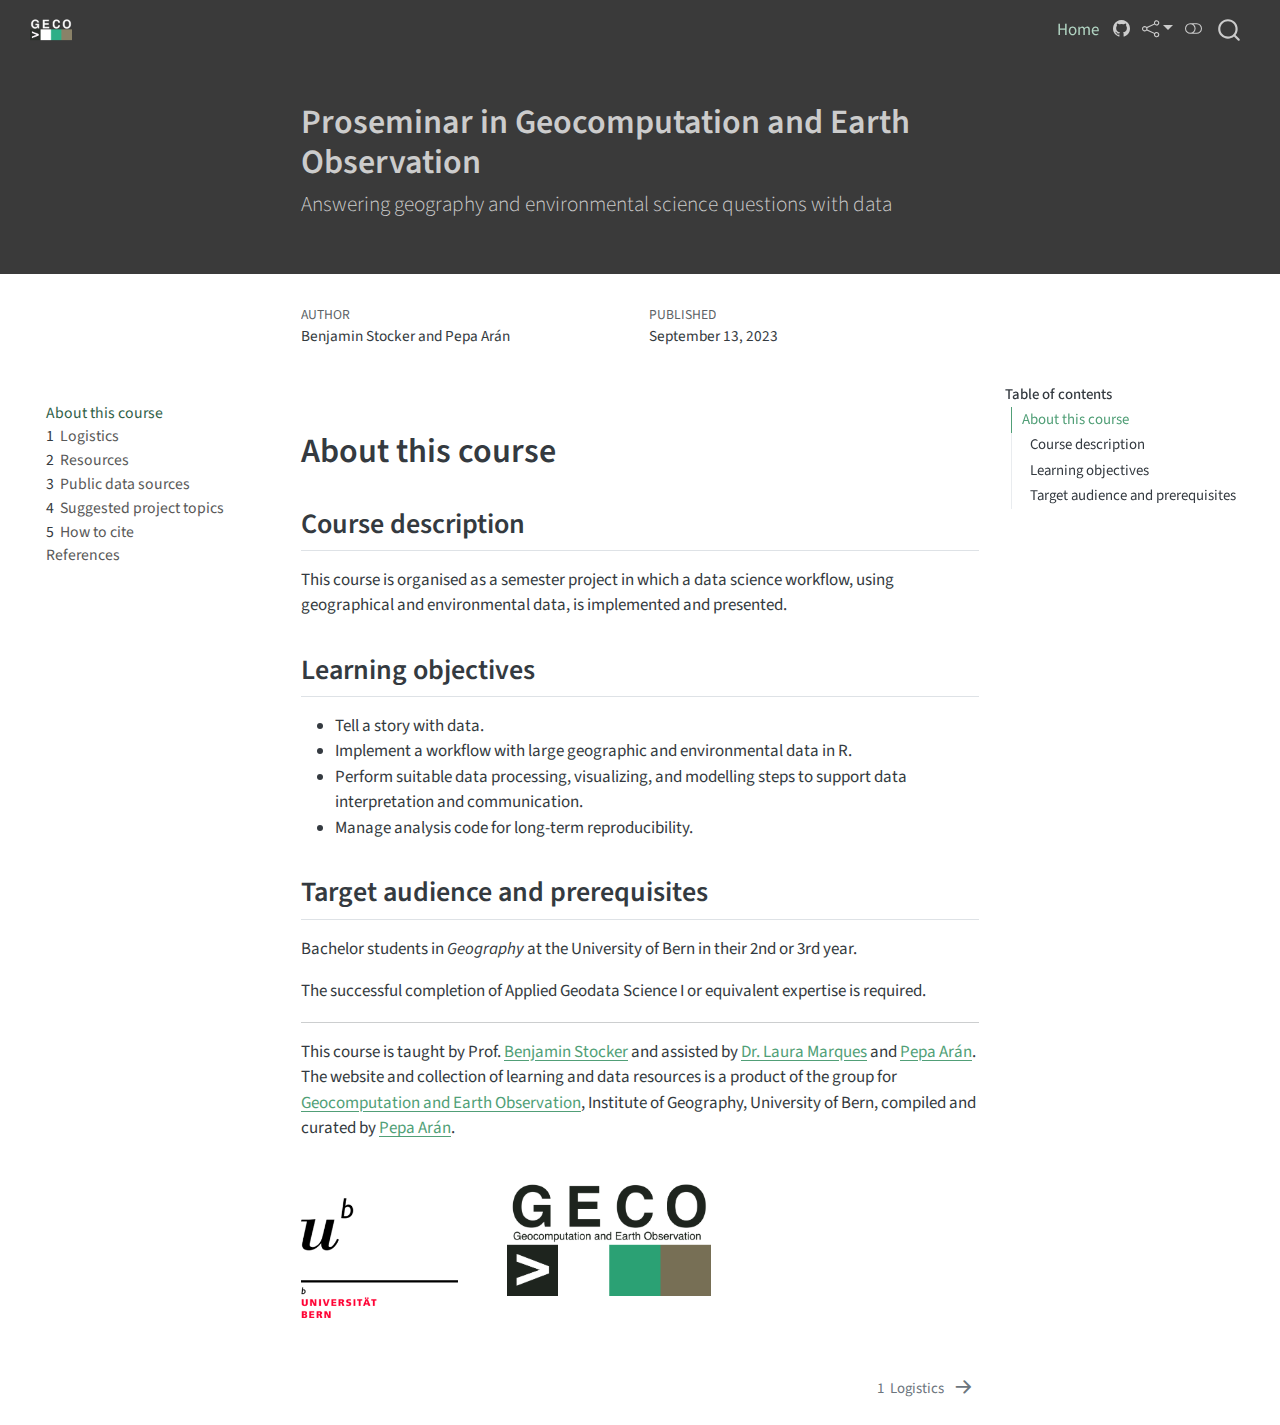
<file: index.html>
<!DOCTYPE html>
<html xmlns="http://www.w3.org/1999/xhtml" lang="en" xml:lang="en"><head>

<meta charset="utf-8">
<meta name="generator" content="quarto-1.6.40">

<meta name="viewport" content="width=device-width, initial-scale=1.0, user-scalable=yes">

<meta name="author" content="Benjamin Stocker and Pepa Arán">
<meta name="dcterms.date" content="2023-09-13">

<title>Proseminar in Geocomputation and Earth Observation</title>
<style>
code{white-space: pre-wrap;}
span.smallcaps{font-variant: small-caps;}
div.columns{display: flex; gap: min(4vw, 1.5em);}
div.column{flex: auto; overflow-x: auto;}
div.hanging-indent{margin-left: 1.5em; text-indent: -1.5em;}
ul.task-list{list-style: none;}
ul.task-list li input[type="checkbox"] {
  width: 0.8em;
  margin: 0 0.8em 0.2em -1em; /* quarto-specific, see https://github.com/quarto-dev/quarto-cli/issues/4556 */ 
  vertical-align: middle;
}
</style>


<script src="site_libs/quarto-nav/quarto-nav.js"></script>
<script src="site_libs/quarto-nav/headroom.min.js"></script>
<script src="site_libs/clipboard/clipboard.min.js"></script>
<script src="site_libs/quarto-search/autocomplete.umd.js"></script>
<script src="site_libs/quarto-search/fuse.min.js"></script>
<script src="site_libs/quarto-search/quarto-search.js"></script>
<meta name="quarto:offset" content="./">
<link href="./logistics.html" rel="next">
<link href="./figures/favicon.ico" rel="icon">
<script src="site_libs/quarto-html/quarto.js"></script>
<script src="site_libs/quarto-html/popper.min.js"></script>
<script src="site_libs/quarto-html/tippy.umd.min.js"></script>
<script src="site_libs/quarto-html/anchor.min.js"></script>
<link href="site_libs/quarto-html/tippy.css" rel="stylesheet">
<link href="site_libs/quarto-html/quarto-syntax-highlighting-549806ee2085284f45b00abea8c6df48.css" rel="stylesheet" class="quarto-color-scheme" id="quarto-text-highlighting-styles">
<link href="site_libs/quarto-html/quarto-syntax-highlighting-dark-8ea72dc5fed832574809a9c94082fbbb.css" rel="prefetch" class="quarto-color-scheme quarto-color-alternate" id="quarto-text-highlighting-styles">
<script src="site_libs/bootstrap/bootstrap.min.js"></script>
<link href="site_libs/bootstrap/bootstrap-icons.css" rel="stylesheet">
<link href="site_libs/bootstrap/bootstrap-f2e526a75abc17d413c930221ffb7d38.min.css" rel="stylesheet" append-hash="true" class="quarto-color-scheme" id="quarto-bootstrap" data-mode="light">
<link href="site_libs/bootstrap/bootstrap-dark-ed7e8abda2d2788c0893c9caeea0eb1f.min.css" rel="prefetch" append-hash="true" class="quarto-color-scheme quarto-color-alternate" id="quarto-bootstrap" data-mode="dark">
<script id="quarto-search-options" type="application/json">{
  "location": "navbar",
  "copy-button": false,
  "collapse-after": 3,
  "panel-placement": "end",
  "type": "overlay",
  "limit": 50,
  "keyboard-shortcut": [
    "f",
    "/",
    "s"
  ],
  "show-item-context": false,
  "language": {
    "search-no-results-text": "No results",
    "search-matching-documents-text": "matching documents",
    "search-copy-link-title": "Copy link to search",
    "search-hide-matches-text": "Hide additional matches",
    "search-more-match-text": "more match in this document",
    "search-more-matches-text": "more matches in this document",
    "search-clear-button-title": "Clear",
    "search-text-placeholder": "",
    "search-detached-cancel-button-title": "Cancel",
    "search-submit-button-title": "Submit",
    "search-label": "Search"
  }
}</script>


<meta name="twitter:title" content="Proseminar in Geocomputation and Earth Observation">
<meta name="twitter:description" content="Answering geography and environmental science questions with data">
<meta name="twitter:image" content="./images/logo_unibern_squid3.png">
<meta name="twitter:card" content="summary_large_image">
</head>

<body class="nav-sidebar floating nav-fixed">

<div id="quarto-search-results"></div>
  <header id="quarto-header" class="headroom fixed-top quarto-banner">
    <nav class="navbar navbar-expand-lg " data-bs-theme="dark">
      <div class="navbar-container container-fluid">
      <div class="navbar-brand-container mx-auto">
    <a href="./index.html" class="navbar-brand navbar-brand-logo">
    <img src="./images/logo.png" alt="" class="navbar-logo">
    </a>
    <a class="navbar-brand" href="./index.html">
    <span class="navbar-title"></span>
    </a>
  </div>
            <div id="quarto-search" class="" title="Search"></div>
          <button class="navbar-toggler" type="button" data-bs-toggle="collapse" data-bs-target="#navbarCollapse" aria-controls="navbarCollapse" role="menu" aria-expanded="false" aria-label="Toggle navigation" onclick="if (window.quartoToggleHeadroom) { window.quartoToggleHeadroom(); }">
  <span class="navbar-toggler-icon"></span>
</button>
          <div class="collapse navbar-collapse" id="navbarCollapse">
            <ul class="navbar-nav navbar-nav-scroll ms-auto">
  <li class="nav-item">
    <a class="nav-link active" href="./index.html" aria-current="page"> 
<span class="menu-text">Home</span></a>
  </li>  
</ul>
          </div> <!-- /navcollapse -->
            <div class="quarto-navbar-tools tools-wide">
    <a href="https://github.com/geco-bern/R_book_template/" title="Source Code" class="quarto-navigation-tool px-1" aria-label="Source Code"><i class="bi bi-github"></i></a>
    <div class="dropdown">
      <a href="" title="Share" id="quarto-navigation-tool-dropdown-0" class="quarto-navigation-tool dropdown-toggle px-1" data-bs-toggle="dropdown" aria-expanded="false" role="link" aria-label="Share"><i class="bi bi-share"></i></a>
      <ul class="dropdown-menu" aria-labelledby="quarto-navigation-tool-dropdown-0">
          <li>
            <a class="dropdown-item quarto-navbar-tools-item" href="https://twitter.com/intent/tweet?url=|url|">
              <i class="bi bi-twitter pe-1"></i>
            Twitter
            </a>
          </li>
          <li>
            <a class="dropdown-item quarto-navbar-tools-item" href="https://www.facebook.com/sharer/sharer.php?u=|url|">
              <i class="bi bi-facebook pe-1"></i>
            Facebook
            </a>
          </li>
      </ul>
    </div>
  <a href="" class="quarto-color-scheme-toggle quarto-navigation-tool  px-1" onclick="window.quartoToggleColorScheme(); return false;" title="Toggle dark mode"><i class="bi"></i></a>
</div>
      </div> <!-- /container-fluid -->
    </nav>
  <nav class="quarto-secondary-nav">
    <div class="container-fluid d-flex">
      <button type="button" class="quarto-btn-toggle btn" data-bs-toggle="collapse" role="button" data-bs-target=".quarto-sidebar-collapse-item" aria-controls="quarto-sidebar" aria-expanded="false" aria-label="Toggle sidebar navigation" onclick="if (window.quartoToggleHeadroom) { window.quartoToggleHeadroom(); }">
        <i class="bi bi-layout-text-sidebar-reverse"></i>
      </button>
        <nav class="quarto-page-breadcrumbs" aria-label="breadcrumb"><ol class="breadcrumb"><li class="breadcrumb-item"><a href="./index.html">About this course</a></li></ol></nav>
        <a class="flex-grow-1" role="navigation" data-bs-toggle="collapse" data-bs-target=".quarto-sidebar-collapse-item" aria-controls="quarto-sidebar" aria-expanded="false" aria-label="Toggle sidebar navigation" onclick="if (window.quartoToggleHeadroom) { window.quartoToggleHeadroom(); }">      
        </a>
    </div>
  </nav>
</header>
<!-- content -->
<header id="title-block-header" class="quarto-title-block default page-columns page-full">
  <div class="quarto-title-banner page-columns page-full">
    <div class="quarto-title column-body">
      <h1 class="title">Proseminar in Geocomputation and Earth Observation</h1>
            <p class="subtitle lead">Answering geography and environmental science questions with data</p>
                      </div>
  </div>
    
  
  <div class="quarto-title-meta">

      <div>
      <div class="quarto-title-meta-heading">Author</div>
      <div class="quarto-title-meta-contents">
               <p>Benjamin Stocker and Pepa Arán </p>
            </div>
    </div>
      
      <div>
      <div class="quarto-title-meta-heading">Published</div>
      <div class="quarto-title-meta-contents">
        <p class="date">September 13, 2023</p>
      </div>
    </div>
    
      
    </div>
    
  
  </header><div id="quarto-content" class="quarto-container page-columns page-rows-contents page-layout-article page-navbar">
<!-- sidebar -->
  <nav id="quarto-sidebar" class="sidebar collapse collapse-horizontal quarto-sidebar-collapse-item sidebar-navigation floating overflow-auto">
    <div class="sidebar-menu-container"> 
    <ul class="list-unstyled mt-1">
        <li class="sidebar-item">
  <div class="sidebar-item-container"> 
  <a href="./index.html" class="sidebar-item-text sidebar-link active">
 <span class="menu-text">About this course</span></a>
  </div>
</li>
        <li class="sidebar-item">
  <div class="sidebar-item-container"> 
  <a href="./logistics.html" class="sidebar-item-text sidebar-link">
 <span class="menu-text"><span class="chapter-number">1</span>&nbsp; <span class="chapter-title">Logistics</span></span></a>
  </div>
</li>
        <li class="sidebar-item">
  <div class="sidebar-item-container"> 
  <a href="./resources.html" class="sidebar-item-text sidebar-link">
 <span class="menu-text"><span class="chapter-number">2</span>&nbsp; <span class="chapter-title">Resources</span></span></a>
  </div>
</li>
        <li class="sidebar-item">
  <div class="sidebar-item-container"> 
  <a href="./public_data.html" class="sidebar-item-text sidebar-link">
 <span class="menu-text"><span class="chapter-number">3</span>&nbsp; <span class="chapter-title">Public data sources</span></span></a>
  </div>
</li>
        <li class="sidebar-item">
  <div class="sidebar-item-container"> 
  <a href="./project_ideas.html" class="sidebar-item-text sidebar-link">
 <span class="menu-text"><span class="chapter-number">4</span>&nbsp; <span class="chapter-title">Suggested project topics</span></span></a>
  </div>
</li>
        <li class="sidebar-item">
  <div class="sidebar-item-container"> 
  <a href="./citations.html" class="sidebar-item-text sidebar-link">
 <span class="menu-text"><span class="chapter-number">5</span>&nbsp; <span class="chapter-title">How to cite</span></span></a>
  </div>
</li>
        <li class="sidebar-item">
  <div class="sidebar-item-container"> 
  <a href="./references.html" class="sidebar-item-text sidebar-link">
 <span class="menu-text">References</span></a>
  </div>
</li>
    </ul>
    </div>
</nav>
<div id="quarto-sidebar-glass" class="quarto-sidebar-collapse-item" data-bs-toggle="collapse" data-bs-target=".quarto-sidebar-collapse-item"></div>
<!-- margin-sidebar -->
    <div id="quarto-margin-sidebar" class="sidebar margin-sidebar">
        <nav id="TOC" role="doc-toc" class="toc-active">
    <h2 id="toc-title">Table of contents</h2>
   
  <ul>
  <li><a href="#about-this-course" id="toc-about-this-course" class="nav-link active" data-scroll-target="#about-this-course">About this course</a>
  <ul class="collapse">
  <li><a href="#course-description" id="toc-course-description" class="nav-link" data-scroll-target="#course-description">Course description</a></li>
  <li><a href="#learning-objectives" id="toc-learning-objectives" class="nav-link" data-scroll-target="#learning-objectives">Learning objectives</a></li>
  <li><a href="#target-audience-and-prerequisites" id="toc-target-audience-and-prerequisites" class="nav-link" data-scroll-target="#target-audience-and-prerequisites">Target audience and prerequisites</a></li>
  </ul></li>
  </ul>
</nav>
    </div>
<!-- main -->
<main class="content quarto-banner-title-block" id="quarto-document-content">





<section id="about-this-course" class="level1 unnumbered">
<h1 class="unnumbered">About this course</h1>
<section id="course-description" class="level2">
<h2 class="anchored" data-anchor-id="course-description">Course description</h2>
<p>This course is organised as a semester project in which a data science workflow, using geographical and environmental data, is implemented and presented.</p>
</section>
<section id="learning-objectives" class="level2">
<h2 class="anchored" data-anchor-id="learning-objectives">Learning objectives</h2>
<ul>
<li>Tell a story with data.</li>
<li>Implement a workflow with large geographic and environmental data in R.</li>
<li>Perform suitable data processing, visualizing, and modelling steps to support data interpretation and communication.</li>
<li>Manage analysis code for long-term reproducibility.</li>
</ul>
</section>
<section id="target-audience-and-prerequisites" class="level2">
<h2 class="anchored" data-anchor-id="target-audience-and-prerequisites">Target audience and prerequisites</h2>
<p>Bachelor students in <em>Geography</em> at the University of Bern in their 2nd or 3rd year.</p>
<p>The successful completion of Applied Geodata Science I or equivalent expertise is required.</p>
<hr>
<p>This course is taught by Prof.&nbsp;<a href="https://geco-group.org/author/benjamin-stocker/">Benjamin Stocker</a> and assisted by <a href="https://geco-group.org/author/laura-marques/">Dr.&nbsp;Laura Marques</a> and <a href="https://geco-group.org/author/pepa-aran/">Pepa Arán</a>. The website and collection of learning and data resources is a product of the group for <a href="https://geco-group.org/">Geocomputation and Earth Observation</a>, Institute of Geography, University of Bern, compiled and curated by <a href="https://geco-group.org/author/pepa-aran/">Pepa Arán</a>.</p>
<p><img src="./images/logo_unibern_squid3.png" class="img-fluid" style="width:30.0%"> <img src="./images/geco_logo_fullname.png" class="img-fluid" style="width:30.0%"></p>


</section>
</section>

</main> <!-- /main -->
<script id="quarto-html-after-body" type="application/javascript">
window.document.addEventListener("DOMContentLoaded", function (event) {
  const toggleBodyColorMode = (bsSheetEl) => {
    const mode = bsSheetEl.getAttribute("data-mode");
    const bodyEl = window.document.querySelector("body");
    if (mode === "dark") {
      bodyEl.classList.add("quarto-dark");
      bodyEl.classList.remove("quarto-light");
    } else {
      bodyEl.classList.add("quarto-light");
      bodyEl.classList.remove("quarto-dark");
    }
  }
  const toggleBodyColorPrimary = () => {
    const bsSheetEl = window.document.querySelector("link#quarto-bootstrap");
    if (bsSheetEl) {
      toggleBodyColorMode(bsSheetEl);
    }
  }
  toggleBodyColorPrimary();  
  const disableStylesheet = (stylesheets) => {
    for (let i=0; i < stylesheets.length; i++) {
      const stylesheet = stylesheets[i];
      stylesheet.rel = 'prefetch';
    }
  }
  const enableStylesheet = (stylesheets) => {
    for (let i=0; i < stylesheets.length; i++) {
      const stylesheet = stylesheets[i];
      stylesheet.rel = 'stylesheet';
    }
  }
  const manageTransitions = (selector, allowTransitions) => {
    const els = window.document.querySelectorAll(selector);
    for (let i=0; i < els.length; i++) {
      const el = els[i];
      if (allowTransitions) {
        el.classList.remove('notransition');
      } else {
        el.classList.add('notransition');
      }
    }
  }
  const toggleGiscusIfUsed = (isAlternate, darkModeDefault) => {
    const baseTheme = document.querySelector('#giscus-base-theme')?.value ?? 'light';
    const alternateTheme = document.querySelector('#giscus-alt-theme')?.value ?? 'dark';
    let newTheme = '';
    if(darkModeDefault) {
      newTheme = isAlternate ? baseTheme : alternateTheme;
    } else {
      newTheme = isAlternate ? alternateTheme : baseTheme;
    }
    const changeGiscusTheme = () => {
      // From: https://github.com/giscus/giscus/issues/336
      const sendMessage = (message) => {
        const iframe = document.querySelector('iframe.giscus-frame');
        if (!iframe) return;
        iframe.contentWindow.postMessage({ giscus: message }, 'https://giscus.app');
      }
      sendMessage({
        setConfig: {
          theme: newTheme
        }
      });
    }
    const isGiscussLoaded = window.document.querySelector('iframe.giscus-frame') !== null;
    if (isGiscussLoaded) {
      changeGiscusTheme();
    }
  }
  const toggleColorMode = (alternate) => {
    // Switch the stylesheets
    const alternateStylesheets = window.document.querySelectorAll('link.quarto-color-scheme.quarto-color-alternate');
    manageTransitions('#quarto-margin-sidebar .nav-link', false);
    if (alternate) {
      enableStylesheet(alternateStylesheets);
      for (const sheetNode of alternateStylesheets) {
        if (sheetNode.id === "quarto-bootstrap") {
          toggleBodyColorMode(sheetNode);
        }
      }
    } else {
      disableStylesheet(alternateStylesheets);
      toggleBodyColorPrimary();
    }
    manageTransitions('#quarto-margin-sidebar .nav-link', true);
    // Switch the toggles
    const toggles = window.document.querySelectorAll('.quarto-color-scheme-toggle');
    for (let i=0; i < toggles.length; i++) {
      const toggle = toggles[i];
      if (toggle) {
        if (alternate) {
          toggle.classList.add("alternate");     
        } else {
          toggle.classList.remove("alternate");
        }
      }
    }
    // Hack to workaround the fact that safari doesn't
    // properly recolor the scrollbar when toggling (#1455)
    if (navigator.userAgent.indexOf('Safari') > 0 && navigator.userAgent.indexOf('Chrome') == -1) {
      manageTransitions("body", false);
      window.scrollTo(0, 1);
      setTimeout(() => {
        window.scrollTo(0, 0);
        manageTransitions("body", true);
      }, 40);  
    }
  }
  const isFileUrl = () => { 
    return window.location.protocol === 'file:';
  }
  const hasAlternateSentinel = () => {  
    let styleSentinel = getColorSchemeSentinel();
    if (styleSentinel !== null) {
      return styleSentinel === "alternate";
    } else {
      return false;
    }
  }
  const setStyleSentinel = (alternate) => {
    const value = alternate ? "alternate" : "default";
    if (!isFileUrl()) {
      window.localStorage.setItem("quarto-color-scheme", value);
    } else {
      localAlternateSentinel = value;
    }
  }
  const getColorSchemeSentinel = () => {
    if (!isFileUrl()) {
      const storageValue = window.localStorage.getItem("quarto-color-scheme");
      return storageValue != null ? storageValue : localAlternateSentinel;
    } else {
      return localAlternateSentinel;
    }
  }
  const darkModeDefault = false;
  let localAlternateSentinel = darkModeDefault ? 'alternate' : 'default';
  // Dark / light mode switch
  window.quartoToggleColorScheme = () => {
    // Read the current dark / light value 
    let toAlternate = !hasAlternateSentinel();
    toggleColorMode(toAlternate);
    setStyleSentinel(toAlternate);
    toggleGiscusIfUsed(toAlternate, darkModeDefault);
  };
  // Ensure there is a toggle, if there isn't float one in the top right
  if (window.document.querySelector('.quarto-color-scheme-toggle') === null) {
    const a = window.document.createElement('a');
    a.classList.add('top-right');
    a.classList.add('quarto-color-scheme-toggle');
    a.href = "";
    a.onclick = function() { try { window.quartoToggleColorScheme(); } catch {} return false; };
    const i = window.document.createElement("i");
    i.classList.add('bi');
    a.appendChild(i);
    window.document.body.appendChild(a);
  }
  // Switch to dark mode if need be
  if (hasAlternateSentinel()) {
    toggleColorMode(true);
  } else {
    toggleColorMode(false);
  }
  const icon = "";
  const anchorJS = new window.AnchorJS();
  anchorJS.options = {
    placement: 'right',
    icon: icon
  };
  anchorJS.add('.anchored');
  const isCodeAnnotation = (el) => {
    for (const clz of el.classList) {
      if (clz.startsWith('code-annotation-')) {                     
        return true;
      }
    }
    return false;
  }
  const onCopySuccess = function(e) {
    // button target
    const button = e.trigger;
    // don't keep focus
    button.blur();
    // flash "checked"
    button.classList.add('code-copy-button-checked');
    var currentTitle = button.getAttribute("title");
    button.setAttribute("title", "Copied!");
    let tooltip;
    if (window.bootstrap) {
      button.setAttribute("data-bs-toggle", "tooltip");
      button.setAttribute("data-bs-placement", "left");
      button.setAttribute("data-bs-title", "Copied!");
      tooltip = new bootstrap.Tooltip(button, 
        { trigger: "manual", 
          customClass: "code-copy-button-tooltip",
          offset: [0, -8]});
      tooltip.show();    
    }
    setTimeout(function() {
      if (tooltip) {
        tooltip.hide();
        button.removeAttribute("data-bs-title");
        button.removeAttribute("data-bs-toggle");
        button.removeAttribute("data-bs-placement");
      }
      button.setAttribute("title", currentTitle);
      button.classList.remove('code-copy-button-checked');
    }, 1000);
    // clear code selection
    e.clearSelection();
  }
  const getTextToCopy = function(trigger) {
      const codeEl = trigger.previousElementSibling.cloneNode(true);
      for (const childEl of codeEl.children) {
        if (isCodeAnnotation(childEl)) {
          childEl.remove();
        }
      }
      return codeEl.innerText;
  }
  const clipboard = new window.ClipboardJS('.code-copy-button:not([data-in-quarto-modal])', {
    text: getTextToCopy
  });
  clipboard.on('success', onCopySuccess);
  if (window.document.getElementById('quarto-embedded-source-code-modal')) {
    const clipboardModal = new window.ClipboardJS('.code-copy-button[data-in-quarto-modal]', {
      text: getTextToCopy,
      container: window.document.getElementById('quarto-embedded-source-code-modal')
    });
    clipboardModal.on('success', onCopySuccess);
  }
    var localhostRegex = new RegExp(/^(?:http|https):\/\/localhost\:?[0-9]*\//);
    var mailtoRegex = new RegExp(/^mailto:/);
      var filterRegex = new RegExp('/' + window.location.host + '/');
    var isInternal = (href) => {
        return filterRegex.test(href) || localhostRegex.test(href) || mailtoRegex.test(href);
    }
    // Inspect non-navigation links and adorn them if external
 	var links = window.document.querySelectorAll('a[href]:not(.nav-link):not(.navbar-brand):not(.toc-action):not(.sidebar-link):not(.sidebar-item-toggle):not(.pagination-link):not(.no-external):not([aria-hidden]):not(.dropdown-item):not(.quarto-navigation-tool):not(.about-link)');
    for (var i=0; i<links.length; i++) {
      const link = links[i];
      if (!isInternal(link.href)) {
        // undo the damage that might have been done by quarto-nav.js in the case of
        // links that we want to consider external
        if (link.dataset.originalHref !== undefined) {
          link.href = link.dataset.originalHref;
        }
      }
    }
  function tippyHover(el, contentFn, onTriggerFn, onUntriggerFn) {
    const config = {
      allowHTML: true,
      maxWidth: 500,
      delay: 100,
      arrow: false,
      appendTo: function(el) {
          return el.parentElement;
      },
      interactive: true,
      interactiveBorder: 10,
      theme: 'quarto',
      placement: 'bottom-start',
    };
    if (contentFn) {
      config.content = contentFn;
    }
    if (onTriggerFn) {
      config.onTrigger = onTriggerFn;
    }
    if (onUntriggerFn) {
      config.onUntrigger = onUntriggerFn;
    }
    window.tippy(el, config); 
  }
  const noterefs = window.document.querySelectorAll('a[role="doc-noteref"]');
  for (var i=0; i<noterefs.length; i++) {
    const ref = noterefs[i];
    tippyHover(ref, function() {
      // use id or data attribute instead here
      let href = ref.getAttribute('data-footnote-href') || ref.getAttribute('href');
      try { href = new URL(href).hash; } catch {}
      const id = href.replace(/^#\/?/, "");
      const note = window.document.getElementById(id);
      if (note) {
        return note.innerHTML;
      } else {
        return "";
      }
    });
  }
  const xrefs = window.document.querySelectorAll('a.quarto-xref');
  const processXRef = (id, note) => {
    // Strip column container classes
    const stripColumnClz = (el) => {
      el.classList.remove("page-full", "page-columns");
      if (el.children) {
        for (const child of el.children) {
          stripColumnClz(child);
        }
      }
    }
    stripColumnClz(note)
    if (id === null || id.startsWith('sec-')) {
      // Special case sections, only their first couple elements
      const container = document.createElement("div");
      if (note.children && note.children.length > 2) {
        container.appendChild(note.children[0].cloneNode(true));
        for (let i = 1; i < note.children.length; i++) {
          const child = note.children[i];
          if (child.tagName === "P" && child.innerText === "") {
            continue;
          } else {
            container.appendChild(child.cloneNode(true));
            break;
          }
        }
        if (window.Quarto?.typesetMath) {
          window.Quarto.typesetMath(container);
        }
        return container.innerHTML
      } else {
        if (window.Quarto?.typesetMath) {
          window.Quarto.typesetMath(note);
        }
        return note.innerHTML;
      }
    } else {
      // Remove any anchor links if they are present
      const anchorLink = note.querySelector('a.anchorjs-link');
      if (anchorLink) {
        anchorLink.remove();
      }
      if (window.Quarto?.typesetMath) {
        window.Quarto.typesetMath(note);
      }
      if (note.classList.contains("callout")) {
        return note.outerHTML;
      } else {
        return note.innerHTML;
      }
    }
  }
  for (var i=0; i<xrefs.length; i++) {
    const xref = xrefs[i];
    tippyHover(xref, undefined, function(instance) {
      instance.disable();
      let url = xref.getAttribute('href');
      let hash = undefined; 
      if (url.startsWith('#')) {
        hash = url;
      } else {
        try { hash = new URL(url).hash; } catch {}
      }
      if (hash) {
        const id = hash.replace(/^#\/?/, "");
        const note = window.document.getElementById(id);
        if (note !== null) {
          try {
            const html = processXRef(id, note.cloneNode(true));
            instance.setContent(html);
          } finally {
            instance.enable();
            instance.show();
          }
        } else {
          // See if we can fetch this
          fetch(url.split('#')[0])
          .then(res => res.text())
          .then(html => {
            const parser = new DOMParser();
            const htmlDoc = parser.parseFromString(html, "text/html");
            const note = htmlDoc.getElementById(id);
            if (note !== null) {
              const html = processXRef(id, note);
              instance.setContent(html);
            } 
          }).finally(() => {
            instance.enable();
            instance.show();
          });
        }
      } else {
        // See if we can fetch a full url (with no hash to target)
        // This is a special case and we should probably do some content thinning / targeting
        fetch(url)
        .then(res => res.text())
        .then(html => {
          const parser = new DOMParser();
          const htmlDoc = parser.parseFromString(html, "text/html");
          const note = htmlDoc.querySelector('main.content');
          if (note !== null) {
            // This should only happen for chapter cross references
            // (since there is no id in the URL)
            // remove the first header
            if (note.children.length > 0 && note.children[0].tagName === "HEADER") {
              note.children[0].remove();
            }
            const html = processXRef(null, note);
            instance.setContent(html);
          } 
        }).finally(() => {
          instance.enable();
          instance.show();
        });
      }
    }, function(instance) {
    });
  }
      let selectedAnnoteEl;
      const selectorForAnnotation = ( cell, annotation) => {
        let cellAttr = 'data-code-cell="' + cell + '"';
        let lineAttr = 'data-code-annotation="' +  annotation + '"';
        const selector = 'span[' + cellAttr + '][' + lineAttr + ']';
        return selector;
      }
      const selectCodeLines = (annoteEl) => {
        const doc = window.document;
        const targetCell = annoteEl.getAttribute("data-target-cell");
        const targetAnnotation = annoteEl.getAttribute("data-target-annotation");
        const annoteSpan = window.document.querySelector(selectorForAnnotation(targetCell, targetAnnotation));
        const lines = annoteSpan.getAttribute("data-code-lines").split(",");
        const lineIds = lines.map((line) => {
          return targetCell + "-" + line;
        })
        let top = null;
        let height = null;
        let parent = null;
        if (lineIds.length > 0) {
            //compute the position of the single el (top and bottom and make a div)
            const el = window.document.getElementById(lineIds[0]);
            top = el.offsetTop;
            height = el.offsetHeight;
            parent = el.parentElement.parentElement;
          if (lineIds.length > 1) {
            const lastEl = window.document.getElementById(lineIds[lineIds.length - 1]);
            const bottom = lastEl.offsetTop + lastEl.offsetHeight;
            height = bottom - top;
          }
          if (top !== null && height !== null && parent !== null) {
            // cook up a div (if necessary) and position it 
            let div = window.document.getElementById("code-annotation-line-highlight");
            if (div === null) {
              div = window.document.createElement("div");
              div.setAttribute("id", "code-annotation-line-highlight");
              div.style.position = 'absolute';
              parent.appendChild(div);
            }
            div.style.top = top - 2 + "px";
            div.style.height = height + 4 + "px";
            div.style.left = 0;
            let gutterDiv = window.document.getElementById("code-annotation-line-highlight-gutter");
            if (gutterDiv === null) {
              gutterDiv = window.document.createElement("div");
              gutterDiv.setAttribute("id", "code-annotation-line-highlight-gutter");
              gutterDiv.style.position = 'absolute';
              const codeCell = window.document.getElementById(targetCell);
              const gutter = codeCell.querySelector('.code-annotation-gutter');
              gutter.appendChild(gutterDiv);
            }
            gutterDiv.style.top = top - 2 + "px";
            gutterDiv.style.height = height + 4 + "px";
          }
          selectedAnnoteEl = annoteEl;
        }
      };
      const unselectCodeLines = () => {
        const elementsIds = ["code-annotation-line-highlight", "code-annotation-line-highlight-gutter"];
        elementsIds.forEach((elId) => {
          const div = window.document.getElementById(elId);
          if (div) {
            div.remove();
          }
        });
        selectedAnnoteEl = undefined;
      };
        // Handle positioning of the toggle
    window.addEventListener(
      "resize",
      throttle(() => {
        elRect = undefined;
        if (selectedAnnoteEl) {
          selectCodeLines(selectedAnnoteEl);
        }
      }, 10)
    );
    function throttle(fn, ms) {
    let throttle = false;
    let timer;
      return (...args) => {
        if(!throttle) { // first call gets through
            fn.apply(this, args);
            throttle = true;
        } else { // all the others get throttled
            if(timer) clearTimeout(timer); // cancel #2
            timer = setTimeout(() => {
              fn.apply(this, args);
              timer = throttle = false;
            }, ms);
        }
      };
    }
      // Attach click handler to the DT
      const annoteDls = window.document.querySelectorAll('dt[data-target-cell]');
      for (const annoteDlNode of annoteDls) {
        annoteDlNode.addEventListener('click', (event) => {
          const clickedEl = event.target;
          if (clickedEl !== selectedAnnoteEl) {
            unselectCodeLines();
            const activeEl = window.document.querySelector('dt[data-target-cell].code-annotation-active');
            if (activeEl) {
              activeEl.classList.remove('code-annotation-active');
            }
            selectCodeLines(clickedEl);
            clickedEl.classList.add('code-annotation-active');
          } else {
            // Unselect the line
            unselectCodeLines();
            clickedEl.classList.remove('code-annotation-active');
          }
        });
      }
  const findCites = (el) => {
    const parentEl = el.parentElement;
    if (parentEl) {
      const cites = parentEl.dataset.cites;
      if (cites) {
        return {
          el,
          cites: cites.split(' ')
        };
      } else {
        return findCites(el.parentElement)
      }
    } else {
      return undefined;
    }
  };
  var bibliorefs = window.document.querySelectorAll('a[role="doc-biblioref"]');
  for (var i=0; i<bibliorefs.length; i++) {
    const ref = bibliorefs[i];
    const citeInfo = findCites(ref);
    if (citeInfo) {
      tippyHover(citeInfo.el, function() {
        var popup = window.document.createElement('div');
        citeInfo.cites.forEach(function(cite) {
          var citeDiv = window.document.createElement('div');
          citeDiv.classList.add('hanging-indent');
          citeDiv.classList.add('csl-entry');
          var biblioDiv = window.document.getElementById('ref-' + cite);
          if (biblioDiv) {
            citeDiv.innerHTML = biblioDiv.innerHTML;
          }
          popup.appendChild(citeDiv);
        });
        return popup.innerHTML;
      });
    }
  }
});
</script>
<nav class="page-navigation">
  <div class="nav-page nav-page-previous">
  </div>
  <div class="nav-page nav-page-next">
      <a href="./logistics.html" class="pagination-link" aria-label="Logistics">
        <span class="nav-page-text"><span class="chapter-number">1</span>&nbsp; <span class="chapter-title">Logistics</span></span> <i class="bi bi-arrow-right-short"></i>
      </a>
  </div>
</nav>
</div> <!-- /content -->




</body></html>
</file>
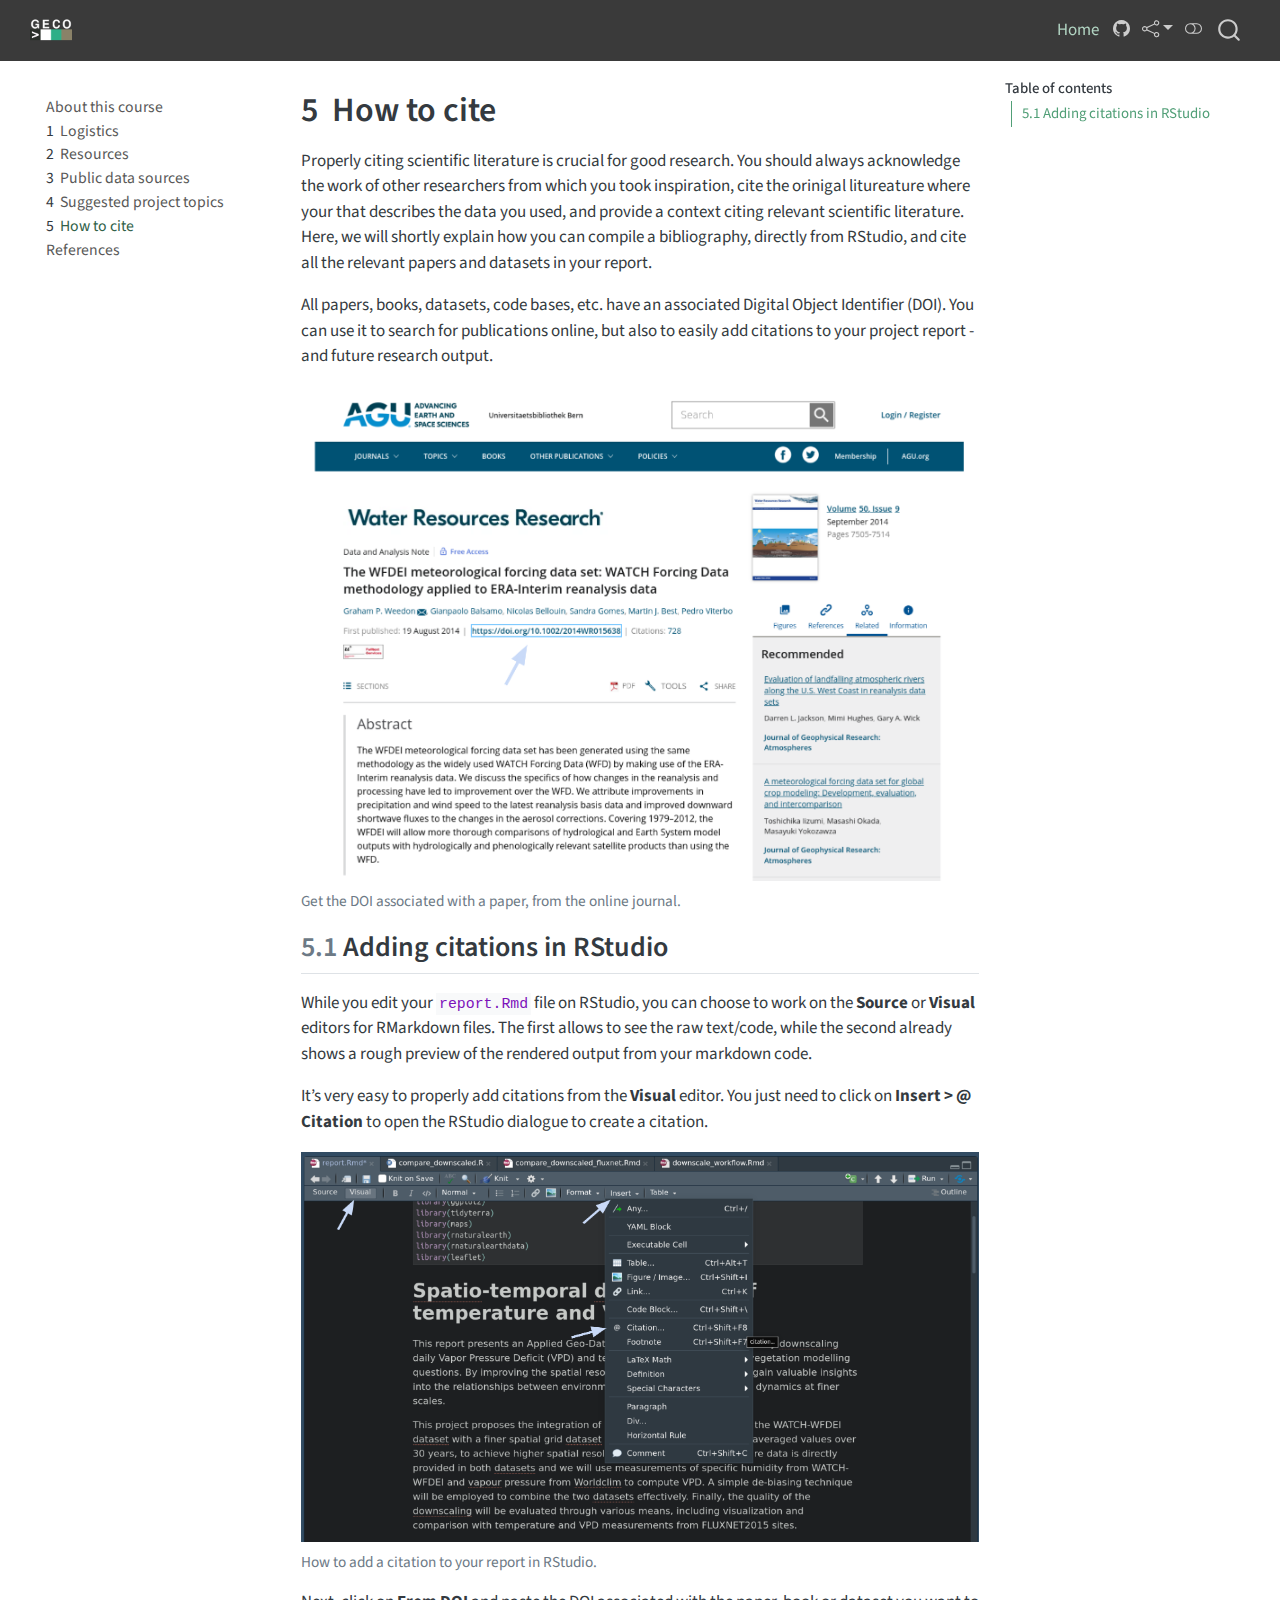
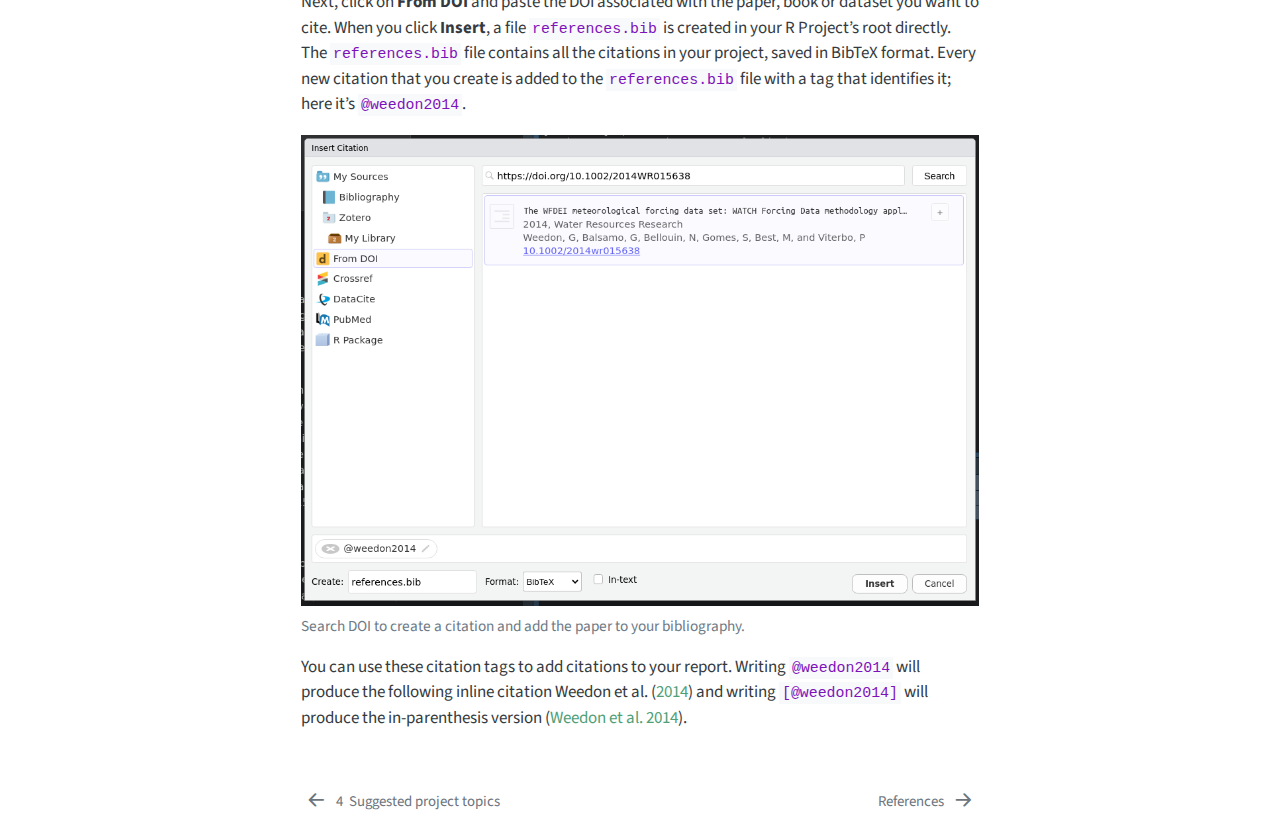
<file: citations.html>
<!DOCTYPE html>
<html xmlns="http://www.w3.org/1999/xhtml" lang="en" xml:lang="en"><head>

<meta charset="utf-8">
<meta name="generator" content="quarto-1.6.40">

<meta name="viewport" content="width=device-width, initial-scale=1.0, user-scalable=yes">


<title>5&nbsp; How to cite – Proseminar in Geocomputation and Earth Observation</title>
<style>
code{white-space: pre-wrap;}
span.smallcaps{font-variant: small-caps;}
div.columns{display: flex; gap: min(4vw, 1.5em);}
div.column{flex: auto; overflow-x: auto;}
div.hanging-indent{margin-left: 1.5em; text-indent: -1.5em;}
ul.task-list{list-style: none;}
ul.task-list li input[type="checkbox"] {
  width: 0.8em;
  margin: 0 0.8em 0.2em -1em; /* quarto-specific, see https://github.com/quarto-dev/quarto-cli/issues/4556 */ 
  vertical-align: middle;
}
/* CSS for citations */
div.csl-bib-body { }
div.csl-entry {
  clear: both;
  margin-bottom: 0em;
}
.hanging-indent div.csl-entry {
  margin-left:2em;
  text-indent:-2em;
}
div.csl-left-margin {
  min-width:2em;
  float:left;
}
div.csl-right-inline {
  margin-left:2em;
  padding-left:1em;
}
div.csl-indent {
  margin-left: 2em;
}</style>


<script src="site_libs/quarto-nav/quarto-nav.js"></script>
<script src="site_libs/quarto-nav/headroom.min.js"></script>
<script src="site_libs/clipboard/clipboard.min.js"></script>
<script src="site_libs/quarto-search/autocomplete.umd.js"></script>
<script src="site_libs/quarto-search/fuse.min.js"></script>
<script src="site_libs/quarto-search/quarto-search.js"></script>
<meta name="quarto:offset" content="./">
<link href="./references.html" rel="next">
<link href="./project_ideas.html" rel="prev">
<link href="./figures/favicon.ico" rel="icon">
<script src="site_libs/quarto-html/quarto.js"></script>
<script src="site_libs/quarto-html/popper.min.js"></script>
<script src="site_libs/quarto-html/tippy.umd.min.js"></script>
<script src="site_libs/quarto-html/anchor.min.js"></script>
<link href="site_libs/quarto-html/tippy.css" rel="stylesheet">
<link href="site_libs/quarto-html/quarto-syntax-highlighting-549806ee2085284f45b00abea8c6df48.css" rel="stylesheet" class="quarto-color-scheme" id="quarto-text-highlighting-styles">
<link href="site_libs/quarto-html/quarto-syntax-highlighting-dark-8ea72dc5fed832574809a9c94082fbbb.css" rel="prefetch" class="quarto-color-scheme quarto-color-alternate" id="quarto-text-highlighting-styles">
<script src="site_libs/bootstrap/bootstrap.min.js"></script>
<link href="site_libs/bootstrap/bootstrap-icons.css" rel="stylesheet">
<link href="site_libs/bootstrap/bootstrap-f2e526a75abc17d413c930221ffb7d38.min.css" rel="stylesheet" append-hash="true" class="quarto-color-scheme" id="quarto-bootstrap" data-mode="light">
<link href="site_libs/bootstrap/bootstrap-dark-ed7e8abda2d2788c0893c9caeea0eb1f.min.css" rel="prefetch" append-hash="true" class="quarto-color-scheme quarto-color-alternate" id="quarto-bootstrap" data-mode="dark">
<script id="quarto-search-options" type="application/json">{
  "location": "navbar",
  "copy-button": false,
  "collapse-after": 3,
  "panel-placement": "end",
  "type": "overlay",
  "limit": 50,
  "keyboard-shortcut": [
    "f",
    "/",
    "s"
  ],
  "show-item-context": false,
  "language": {
    "search-no-results-text": "No results",
    "search-matching-documents-text": "matching documents",
    "search-copy-link-title": "Copy link to search",
    "search-hide-matches-text": "Hide additional matches",
    "search-more-match-text": "more match in this document",
    "search-more-matches-text": "more matches in this document",
    "search-clear-button-title": "Clear",
    "search-text-placeholder": "",
    "search-detached-cancel-button-title": "Cancel",
    "search-submit-button-title": "Submit",
    "search-label": "Search"
  }
}</script>


<meta name="twitter:title" content="5&nbsp; How to cite – Proseminar in Geocomputation and Earth Observation">
<meta name="twitter:description" content="">
<meta name="twitter:image" content="images/paper_doi.png">
<meta name="twitter:card" content="summary_large_image">
</head>

<body class="nav-sidebar floating nav-fixed">

<div id="quarto-search-results"></div>
  <header id="quarto-header" class="headroom fixed-top">
    <nav class="navbar navbar-expand-lg " data-bs-theme="dark">
      <div class="navbar-container container-fluid">
      <div class="navbar-brand-container mx-auto">
    <a href="./index.html" class="navbar-brand navbar-brand-logo">
    <img src="./images/logo.png" alt="" class="navbar-logo">
    </a>
    <a class="navbar-brand" href="./index.html">
    <span class="navbar-title"></span>
    </a>
  </div>
            <div id="quarto-search" class="" title="Search"></div>
          <button class="navbar-toggler" type="button" data-bs-toggle="collapse" data-bs-target="#navbarCollapse" aria-controls="navbarCollapse" role="menu" aria-expanded="false" aria-label="Toggle navigation" onclick="if (window.quartoToggleHeadroom) { window.quartoToggleHeadroom(); }">
  <span class="navbar-toggler-icon"></span>
</button>
          <div class="collapse navbar-collapse" id="navbarCollapse">
            <ul class="navbar-nav navbar-nav-scroll ms-auto">
  <li class="nav-item">
    <a class="nav-link active" href="./index.html" aria-current="page"> 
<span class="menu-text">Home</span></a>
  </li>  
</ul>
          </div> <!-- /navcollapse -->
            <div class="quarto-navbar-tools tools-wide">
    <a href="https://github.com/geco-bern/R_book_template/" title="Source Code" class="quarto-navigation-tool px-1" aria-label="Source Code"><i class="bi bi-github"></i></a>
    <div class="dropdown">
      <a href="" title="Share" id="quarto-navigation-tool-dropdown-0" class="quarto-navigation-tool dropdown-toggle px-1" data-bs-toggle="dropdown" aria-expanded="false" role="link" aria-label="Share"><i class="bi bi-share"></i></a>
      <ul class="dropdown-menu" aria-labelledby="quarto-navigation-tool-dropdown-0">
          <li>
            <a class="dropdown-item quarto-navbar-tools-item" href="https://twitter.com/intent/tweet?url=|url|">
              <i class="bi bi-twitter pe-1"></i>
            Twitter
            </a>
          </li>
          <li>
            <a class="dropdown-item quarto-navbar-tools-item" href="https://www.facebook.com/sharer/sharer.php?u=|url|">
              <i class="bi bi-facebook pe-1"></i>
            Facebook
            </a>
          </li>
      </ul>
    </div>
  <a href="" class="quarto-color-scheme-toggle quarto-navigation-tool  px-1" onclick="window.quartoToggleColorScheme(); return false;" title="Toggle dark mode"><i class="bi"></i></a>
</div>
      </div> <!-- /container-fluid -->
    </nav>
  <nav class="quarto-secondary-nav">
    <div class="container-fluid d-flex">
      <button type="button" class="quarto-btn-toggle btn" data-bs-toggle="collapse" role="button" data-bs-target=".quarto-sidebar-collapse-item" aria-controls="quarto-sidebar" aria-expanded="false" aria-label="Toggle sidebar navigation" onclick="if (window.quartoToggleHeadroom) { window.quartoToggleHeadroom(); }">
        <i class="bi bi-layout-text-sidebar-reverse"></i>
      </button>
        <nav class="quarto-page-breadcrumbs" aria-label="breadcrumb"><ol class="breadcrumb"><li class="breadcrumb-item"><a href="./citations.html"><span class="chapter-number">5</span>&nbsp; <span class="chapter-title">How to cite</span></a></li></ol></nav>
        <a class="flex-grow-1" role="navigation" data-bs-toggle="collapse" data-bs-target=".quarto-sidebar-collapse-item" aria-controls="quarto-sidebar" aria-expanded="false" aria-label="Toggle sidebar navigation" onclick="if (window.quartoToggleHeadroom) { window.quartoToggleHeadroom(); }">      
        </a>
    </div>
  </nav>
</header>
<!-- content -->
<div id="quarto-content" class="quarto-container page-columns page-rows-contents page-layout-article page-navbar">
<!-- sidebar -->
  <nav id="quarto-sidebar" class="sidebar collapse collapse-horizontal quarto-sidebar-collapse-item sidebar-navigation floating overflow-auto">
    <div class="sidebar-menu-container"> 
    <ul class="list-unstyled mt-1">
        <li class="sidebar-item">
  <div class="sidebar-item-container"> 
  <a href="./index.html" class="sidebar-item-text sidebar-link">
 <span class="menu-text">About this course</span></a>
  </div>
</li>
        <li class="sidebar-item">
  <div class="sidebar-item-container"> 
  <a href="./logistics.html" class="sidebar-item-text sidebar-link">
 <span class="menu-text"><span class="chapter-number">1</span>&nbsp; <span class="chapter-title">Logistics</span></span></a>
  </div>
</li>
        <li class="sidebar-item">
  <div class="sidebar-item-container"> 
  <a href="./resources.html" class="sidebar-item-text sidebar-link">
 <span class="menu-text"><span class="chapter-number">2</span>&nbsp; <span class="chapter-title">Resources</span></span></a>
  </div>
</li>
        <li class="sidebar-item">
  <div class="sidebar-item-container"> 
  <a href="./public_data.html" class="sidebar-item-text sidebar-link">
 <span class="menu-text"><span class="chapter-number">3</span>&nbsp; <span class="chapter-title">Public data sources</span></span></a>
  </div>
</li>
        <li class="sidebar-item">
  <div class="sidebar-item-container"> 
  <a href="./project_ideas.html" class="sidebar-item-text sidebar-link">
 <span class="menu-text"><span class="chapter-number">4</span>&nbsp; <span class="chapter-title">Suggested project topics</span></span></a>
  </div>
</li>
        <li class="sidebar-item">
  <div class="sidebar-item-container"> 
  <a href="./citations.html" class="sidebar-item-text sidebar-link active">
 <span class="menu-text"><span class="chapter-number">5</span>&nbsp; <span class="chapter-title">How to cite</span></span></a>
  </div>
</li>
        <li class="sidebar-item">
  <div class="sidebar-item-container"> 
  <a href="./references.html" class="sidebar-item-text sidebar-link">
 <span class="menu-text">References</span></a>
  </div>
</li>
    </ul>
    </div>
</nav>
<div id="quarto-sidebar-glass" class="quarto-sidebar-collapse-item" data-bs-toggle="collapse" data-bs-target=".quarto-sidebar-collapse-item"></div>
<!-- margin-sidebar -->
    <div id="quarto-margin-sidebar" class="sidebar margin-sidebar">
        <nav id="TOC" role="doc-toc" class="toc-active">
    <h2 id="toc-title">Table of contents</h2>
   
  <ul>
  <li><a href="#adding-citations-in-rstudio" id="toc-adding-citations-in-rstudio" class="nav-link active" data-scroll-target="#adding-citations-in-rstudio"><span class="header-section-number">5.1</span> Adding citations in RStudio</a></li>
  </ul>
</nav>
    </div>
<!-- main -->
<main class="content" id="quarto-document-content">

<header id="title-block-header" class="quarto-title-block default">
<div class="quarto-title">
<h1 class="title"><span id="sec-citing" class="quarto-section-identifier"><span class="chapter-number">5</span>&nbsp; <span class="chapter-title">How to cite</span></span></h1>
</div>



<div class="quarto-title-meta">

    
  
    
  </div>
  


</header>


<p>Properly citing scientific literature is crucial for good research. You should always acknowledge the work of other researchers from which you took inspiration, cite the orinigal litureature where your that describes the data you used, and provide a context citing relevant scientific literature. Here, we will shortly explain how you can compile a bibliography, directly from RStudio, and cite all the relevant papers and datasets in your report.</p>
<p>All papers, books, datasets, code bases, etc. have an associated Digital Object Identifier (DOI). You can use it to search for publications online, but also to easily add citations to your project report - and future research output.</p>
<div class="quarto-figure quarto-figure-center">
<figure class="figure">
<p><img src="images/paper_doi.png" class="img-fluid figure-img"></p>
<figcaption>Get the DOI associated with a paper, from the online journal.</figcaption>
</figure>
</div>
<section id="adding-citations-in-rstudio" class="level2" data-number="5.1">
<h2 data-number="5.1" class="anchored" data-anchor-id="adding-citations-in-rstudio"><span class="header-section-number">5.1</span> Adding citations in RStudio</h2>
<p>While you edit your <code>report.Rmd</code> file on RStudio, you can choose to work on the <strong>Source</strong> or <strong>Visual</strong> editors for RMarkdown files. The first allows to see the raw text/code, while the second already shows a rough preview of the rendered output from your markdown code.</p>
<p>It’s very easy to properly add citations from the <strong>Visual</strong> editor. You just need to click on <strong>Insert &gt; @ Citation</strong> to open the RStudio dialogue to create a citation.</p>
<div class="quarto-figure quarto-figure-center">
<figure class="figure">
<p><img src="images/add_citation.png" class="img-fluid figure-img"></p>
<figcaption>How to add a citation to your report in RStudio.</figcaption>
</figure>
</div>
<p>Next, click on <strong>From DOI</strong> and paste the DOI associated with the paper, book or dataset you want to cite. When you click <strong>Insert</strong>, a file <code>references.bib</code> is created in your R Project’s root directly. The <code>references.bib</code> file contains all the citations in your project, saved in BibTeX format. Every new citation that you create is added to the <code>references.bib</code> file with a tag that identifies it; here it’s <code>@weedon2014</code>.</p>
<div class="quarto-figure quarto-figure-center">
<figure class="figure">
<p><img src="images/search_doi.png" class="img-fluid figure-img"></p>
<figcaption>Search DOI to create a citation and add the paper to your bibliography.</figcaption>
</figure>
</div>
<p>You can use these citation tags to add citations to your report. Writing <code>@weedon2014</code> will produce the following inline citation <span class="citation" data-cites="weedon2014">Weedon et al. (<a href="references.html#ref-weedon2014" role="doc-biblioref">2014</a>)</span> and writing <code>[@weedon2014]</code> will produce the in-parenthesis version <span class="citation" data-cites="weedon2014">(<a href="references.html#ref-weedon2014" role="doc-biblioref">Weedon et al. 2014</a>)</span>.</p>


<div id="refs" class="references csl-bib-body hanging-indent" data-entry-spacing="0" role="list" style="display: none">
<div id="ref-weedon2014" class="csl-entry" role="listitem">
Weedon, Graham P., Gianpaolo Balsamo, Nicolas Bellouin, Sandra Gomes, Martin J. Best, and Pedro Viterbo. 2014. <span>“The WFDEI Meteorological Forcing Data Set: WATCH Forcing Data Methodology Applied to ERA-Interim Reanalysis Data.”</span> <em>Water Resources Research</em> 50 (9): 7505–14. <a href="https://doi.org/10.1002/2014wr015638">https://doi.org/10.1002/2014wr015638</a>.
</div>
</div>
</section>

</main> <!-- /main -->
<script id="quarto-html-after-body" type="application/javascript">
window.document.addEventListener("DOMContentLoaded", function (event) {
  const toggleBodyColorMode = (bsSheetEl) => {
    const mode = bsSheetEl.getAttribute("data-mode");
    const bodyEl = window.document.querySelector("body");
    if (mode === "dark") {
      bodyEl.classList.add("quarto-dark");
      bodyEl.classList.remove("quarto-light");
    } else {
      bodyEl.classList.add("quarto-light");
      bodyEl.classList.remove("quarto-dark");
    }
  }
  const toggleBodyColorPrimary = () => {
    const bsSheetEl = window.document.querySelector("link#quarto-bootstrap");
    if (bsSheetEl) {
      toggleBodyColorMode(bsSheetEl);
    }
  }
  toggleBodyColorPrimary();  
  const disableStylesheet = (stylesheets) => {
    for (let i=0; i < stylesheets.length; i++) {
      const stylesheet = stylesheets[i];
      stylesheet.rel = 'prefetch';
    }
  }
  const enableStylesheet = (stylesheets) => {
    for (let i=0; i < stylesheets.length; i++) {
      const stylesheet = stylesheets[i];
      stylesheet.rel = 'stylesheet';
    }
  }
  const manageTransitions = (selector, allowTransitions) => {
    const els = window.document.querySelectorAll(selector);
    for (let i=0; i < els.length; i++) {
      const el = els[i];
      if (allowTransitions) {
        el.classList.remove('notransition');
      } else {
        el.classList.add('notransition');
      }
    }
  }
  const toggleGiscusIfUsed = (isAlternate, darkModeDefault) => {
    const baseTheme = document.querySelector('#giscus-base-theme')?.value ?? 'light';
    const alternateTheme = document.querySelector('#giscus-alt-theme')?.value ?? 'dark';
    let newTheme = '';
    if(darkModeDefault) {
      newTheme = isAlternate ? baseTheme : alternateTheme;
    } else {
      newTheme = isAlternate ? alternateTheme : baseTheme;
    }
    const changeGiscusTheme = () => {
      // From: https://github.com/giscus/giscus/issues/336
      const sendMessage = (message) => {
        const iframe = document.querySelector('iframe.giscus-frame');
        if (!iframe) return;
        iframe.contentWindow.postMessage({ giscus: message }, 'https://giscus.app');
      }
      sendMessage({
        setConfig: {
          theme: newTheme
        }
      });
    }
    const isGiscussLoaded = window.document.querySelector('iframe.giscus-frame') !== null;
    if (isGiscussLoaded) {
      changeGiscusTheme();
    }
  }
  const toggleColorMode = (alternate) => {
    // Switch the stylesheets
    const alternateStylesheets = window.document.querySelectorAll('link.quarto-color-scheme.quarto-color-alternate');
    manageTransitions('#quarto-margin-sidebar .nav-link', false);
    if (alternate) {
      enableStylesheet(alternateStylesheets);
      for (const sheetNode of alternateStylesheets) {
        if (sheetNode.id === "quarto-bootstrap") {
          toggleBodyColorMode(sheetNode);
        }
      }
    } else {
      disableStylesheet(alternateStylesheets);
      toggleBodyColorPrimary();
    }
    manageTransitions('#quarto-margin-sidebar .nav-link', true);
    // Switch the toggles
    const toggles = window.document.querySelectorAll('.quarto-color-scheme-toggle');
    for (let i=0; i < toggles.length; i++) {
      const toggle = toggles[i];
      if (toggle) {
        if (alternate) {
          toggle.classList.add("alternate");     
        } else {
          toggle.classList.remove("alternate");
        }
      }
    }
    // Hack to workaround the fact that safari doesn't
    // properly recolor the scrollbar when toggling (#1455)
    if (navigator.userAgent.indexOf('Safari') > 0 && navigator.userAgent.indexOf('Chrome') == -1) {
      manageTransitions("body", false);
      window.scrollTo(0, 1);
      setTimeout(() => {
        window.scrollTo(0, 0);
        manageTransitions("body", true);
      }, 40);  
    }
  }
  const isFileUrl = () => { 
    return window.location.protocol === 'file:';
  }
  const hasAlternateSentinel = () => {  
    let styleSentinel = getColorSchemeSentinel();
    if (styleSentinel !== null) {
      return styleSentinel === "alternate";
    } else {
      return false;
    }
  }
  const setStyleSentinel = (alternate) => {
    const value = alternate ? "alternate" : "default";
    if (!isFileUrl()) {
      window.localStorage.setItem("quarto-color-scheme", value);
    } else {
      localAlternateSentinel = value;
    }
  }
  const getColorSchemeSentinel = () => {
    if (!isFileUrl()) {
      const storageValue = window.localStorage.getItem("quarto-color-scheme");
      return storageValue != null ? storageValue : localAlternateSentinel;
    } else {
      return localAlternateSentinel;
    }
  }
  const darkModeDefault = false;
  let localAlternateSentinel = darkModeDefault ? 'alternate' : 'default';
  // Dark / light mode switch
  window.quartoToggleColorScheme = () => {
    // Read the current dark / light value 
    let toAlternate = !hasAlternateSentinel();
    toggleColorMode(toAlternate);
    setStyleSentinel(toAlternate);
    toggleGiscusIfUsed(toAlternate, darkModeDefault);
  };
  // Ensure there is a toggle, if there isn't float one in the top right
  if (window.document.querySelector('.quarto-color-scheme-toggle') === null) {
    const a = window.document.createElement('a');
    a.classList.add('top-right');
    a.classList.add('quarto-color-scheme-toggle');
    a.href = "";
    a.onclick = function() { try { window.quartoToggleColorScheme(); } catch {} return false; };
    const i = window.document.createElement("i");
    i.classList.add('bi');
    a.appendChild(i);
    window.document.body.appendChild(a);
  }
  // Switch to dark mode if need be
  if (hasAlternateSentinel()) {
    toggleColorMode(true);
  } else {
    toggleColorMode(false);
  }
  const icon = "";
  const anchorJS = new window.AnchorJS();
  anchorJS.options = {
    placement: 'right',
    icon: icon
  };
  anchorJS.add('.anchored');
  const isCodeAnnotation = (el) => {
    for (const clz of el.classList) {
      if (clz.startsWith('code-annotation-')) {                     
        return true;
      }
    }
    return false;
  }
  const onCopySuccess = function(e) {
    // button target
    const button = e.trigger;
    // don't keep focus
    button.blur();
    // flash "checked"
    button.classList.add('code-copy-button-checked');
    var currentTitle = button.getAttribute("title");
    button.setAttribute("title", "Copied!");
    let tooltip;
    if (window.bootstrap) {
      button.setAttribute("data-bs-toggle", "tooltip");
      button.setAttribute("data-bs-placement", "left");
      button.setAttribute("data-bs-title", "Copied!");
      tooltip = new bootstrap.Tooltip(button, 
        { trigger: "manual", 
          customClass: "code-copy-button-tooltip",
          offset: [0, -8]});
      tooltip.show();    
    }
    setTimeout(function() {
      if (tooltip) {
        tooltip.hide();
        button.removeAttribute("data-bs-title");
        button.removeAttribute("data-bs-toggle");
        button.removeAttribute("data-bs-placement");
      }
      button.setAttribute("title", currentTitle);
      button.classList.remove('code-copy-button-checked');
    }, 1000);
    // clear code selection
    e.clearSelection();
  }
  const getTextToCopy = function(trigger) {
      const codeEl = trigger.previousElementSibling.cloneNode(true);
      for (const childEl of codeEl.children) {
        if (isCodeAnnotation(childEl)) {
          childEl.remove();
        }
      }
      return codeEl.innerText;
  }
  const clipboard = new window.ClipboardJS('.code-copy-button:not([data-in-quarto-modal])', {
    text: getTextToCopy
  });
  clipboard.on('success', onCopySuccess);
  if (window.document.getElementById('quarto-embedded-source-code-modal')) {
    const clipboardModal = new window.ClipboardJS('.code-copy-button[data-in-quarto-modal]', {
      text: getTextToCopy,
      container: window.document.getElementById('quarto-embedded-source-code-modal')
    });
    clipboardModal.on('success', onCopySuccess);
  }
    var localhostRegex = new RegExp(/^(?:http|https):\/\/localhost\:?[0-9]*\//);
    var mailtoRegex = new RegExp(/^mailto:/);
      var filterRegex = new RegExp('/' + window.location.host + '/');
    var isInternal = (href) => {
        return filterRegex.test(href) || localhostRegex.test(href) || mailtoRegex.test(href);
    }
    // Inspect non-navigation links and adorn them if external
 	var links = window.document.querySelectorAll('a[href]:not(.nav-link):not(.navbar-brand):not(.toc-action):not(.sidebar-link):not(.sidebar-item-toggle):not(.pagination-link):not(.no-external):not([aria-hidden]):not(.dropdown-item):not(.quarto-navigation-tool):not(.about-link)');
    for (var i=0; i<links.length; i++) {
      const link = links[i];
      if (!isInternal(link.href)) {
        // undo the damage that might have been done by quarto-nav.js in the case of
        // links that we want to consider external
        if (link.dataset.originalHref !== undefined) {
          link.href = link.dataset.originalHref;
        }
      }
    }
  function tippyHover(el, contentFn, onTriggerFn, onUntriggerFn) {
    const config = {
      allowHTML: true,
      maxWidth: 500,
      delay: 100,
      arrow: false,
      appendTo: function(el) {
          return el.parentElement;
      },
      interactive: true,
      interactiveBorder: 10,
      theme: 'quarto',
      placement: 'bottom-start',
    };
    if (contentFn) {
      config.content = contentFn;
    }
    if (onTriggerFn) {
      config.onTrigger = onTriggerFn;
    }
    if (onUntriggerFn) {
      config.onUntrigger = onUntriggerFn;
    }
    window.tippy(el, config); 
  }
  const noterefs = window.document.querySelectorAll('a[role="doc-noteref"]');
  for (var i=0; i<noterefs.length; i++) {
    const ref = noterefs[i];
    tippyHover(ref, function() {
      // use id or data attribute instead here
      let href = ref.getAttribute('data-footnote-href') || ref.getAttribute('href');
      try { href = new URL(href).hash; } catch {}
      const id = href.replace(/^#\/?/, "");
      const note = window.document.getElementById(id);
      if (note) {
        return note.innerHTML;
      } else {
        return "";
      }
    });
  }
  const xrefs = window.document.querySelectorAll('a.quarto-xref');
  const processXRef = (id, note) => {
    // Strip column container classes
    const stripColumnClz = (el) => {
      el.classList.remove("page-full", "page-columns");
      if (el.children) {
        for (const child of el.children) {
          stripColumnClz(child);
        }
      }
    }
    stripColumnClz(note)
    if (id === null || id.startsWith('sec-')) {
      // Special case sections, only their first couple elements
      const container = document.createElement("div");
      if (note.children && note.children.length > 2) {
        container.appendChild(note.children[0].cloneNode(true));
        for (let i = 1; i < note.children.length; i++) {
          const child = note.children[i];
          if (child.tagName === "P" && child.innerText === "") {
            continue;
          } else {
            container.appendChild(child.cloneNode(true));
            break;
          }
        }
        if (window.Quarto?.typesetMath) {
          window.Quarto.typesetMath(container);
        }
        return container.innerHTML
      } else {
        if (window.Quarto?.typesetMath) {
          window.Quarto.typesetMath(note);
        }
        return note.innerHTML;
      }
    } else {
      // Remove any anchor links if they are present
      const anchorLink = note.querySelector('a.anchorjs-link');
      if (anchorLink) {
        anchorLink.remove();
      }
      if (window.Quarto?.typesetMath) {
        window.Quarto.typesetMath(note);
      }
      if (note.classList.contains("callout")) {
        return note.outerHTML;
      } else {
        return note.innerHTML;
      }
    }
  }
  for (var i=0; i<xrefs.length; i++) {
    const xref = xrefs[i];
    tippyHover(xref, undefined, function(instance) {
      instance.disable();
      let url = xref.getAttribute('href');
      let hash = undefined; 
      if (url.startsWith('#')) {
        hash = url;
      } else {
        try { hash = new URL(url).hash; } catch {}
      }
      if (hash) {
        const id = hash.replace(/^#\/?/, "");
        const note = window.document.getElementById(id);
        if (note !== null) {
          try {
            const html = processXRef(id, note.cloneNode(true));
            instance.setContent(html);
          } finally {
            instance.enable();
            instance.show();
          }
        } else {
          // See if we can fetch this
          fetch(url.split('#')[0])
          .then(res => res.text())
          .then(html => {
            const parser = new DOMParser();
            const htmlDoc = parser.parseFromString(html, "text/html");
            const note = htmlDoc.getElementById(id);
            if (note !== null) {
              const html = processXRef(id, note);
              instance.setContent(html);
            } 
          }).finally(() => {
            instance.enable();
            instance.show();
          });
        }
      } else {
        // See if we can fetch a full url (with no hash to target)
        // This is a special case and we should probably do some content thinning / targeting
        fetch(url)
        .then(res => res.text())
        .then(html => {
          const parser = new DOMParser();
          const htmlDoc = parser.parseFromString(html, "text/html");
          const note = htmlDoc.querySelector('main.content');
          if (note !== null) {
            // This should only happen for chapter cross references
            // (since there is no id in the URL)
            // remove the first header
            if (note.children.length > 0 && note.children[0].tagName === "HEADER") {
              note.children[0].remove();
            }
            const html = processXRef(null, note);
            instance.setContent(html);
          } 
        }).finally(() => {
          instance.enable();
          instance.show();
        });
      }
    }, function(instance) {
    });
  }
      let selectedAnnoteEl;
      const selectorForAnnotation = ( cell, annotation) => {
        let cellAttr = 'data-code-cell="' + cell + '"';
        let lineAttr = 'data-code-annotation="' +  annotation + '"';
        const selector = 'span[' + cellAttr + '][' + lineAttr + ']';
        return selector;
      }
      const selectCodeLines = (annoteEl) => {
        const doc = window.document;
        const targetCell = annoteEl.getAttribute("data-target-cell");
        const targetAnnotation = annoteEl.getAttribute("data-target-annotation");
        const annoteSpan = window.document.querySelector(selectorForAnnotation(targetCell, targetAnnotation));
        const lines = annoteSpan.getAttribute("data-code-lines").split(",");
        const lineIds = lines.map((line) => {
          return targetCell + "-" + line;
        })
        let top = null;
        let height = null;
        let parent = null;
        if (lineIds.length > 0) {
            //compute the position of the single el (top and bottom and make a div)
            const el = window.document.getElementById(lineIds[0]);
            top = el.offsetTop;
            height = el.offsetHeight;
            parent = el.parentElement.parentElement;
          if (lineIds.length > 1) {
            const lastEl = window.document.getElementById(lineIds[lineIds.length - 1]);
            const bottom = lastEl.offsetTop + lastEl.offsetHeight;
            height = bottom - top;
          }
          if (top !== null && height !== null && parent !== null) {
            // cook up a div (if necessary) and position it 
            let div = window.document.getElementById("code-annotation-line-highlight");
            if (div === null) {
              div = window.document.createElement("div");
              div.setAttribute("id", "code-annotation-line-highlight");
              div.style.position = 'absolute';
              parent.appendChild(div);
            }
            div.style.top = top - 2 + "px";
            div.style.height = height + 4 + "px";
            div.style.left = 0;
            let gutterDiv = window.document.getElementById("code-annotation-line-highlight-gutter");
            if (gutterDiv === null) {
              gutterDiv = window.document.createElement("div");
              gutterDiv.setAttribute("id", "code-annotation-line-highlight-gutter");
              gutterDiv.style.position = 'absolute';
              const codeCell = window.document.getElementById(targetCell);
              const gutter = codeCell.querySelector('.code-annotation-gutter');
              gutter.appendChild(gutterDiv);
            }
            gutterDiv.style.top = top - 2 + "px";
            gutterDiv.style.height = height + 4 + "px";
          }
          selectedAnnoteEl = annoteEl;
        }
      };
      const unselectCodeLines = () => {
        const elementsIds = ["code-annotation-line-highlight", "code-annotation-line-highlight-gutter"];
        elementsIds.forEach((elId) => {
          const div = window.document.getElementById(elId);
          if (div) {
            div.remove();
          }
        });
        selectedAnnoteEl = undefined;
      };
        // Handle positioning of the toggle
    window.addEventListener(
      "resize",
      throttle(() => {
        elRect = undefined;
        if (selectedAnnoteEl) {
          selectCodeLines(selectedAnnoteEl);
        }
      }, 10)
    );
    function throttle(fn, ms) {
    let throttle = false;
    let timer;
      return (...args) => {
        if(!throttle) { // first call gets through
            fn.apply(this, args);
            throttle = true;
        } else { // all the others get throttled
            if(timer) clearTimeout(timer); // cancel #2
            timer = setTimeout(() => {
              fn.apply(this, args);
              timer = throttle = false;
            }, ms);
        }
      };
    }
      // Attach click handler to the DT
      const annoteDls = window.document.querySelectorAll('dt[data-target-cell]');
      for (const annoteDlNode of annoteDls) {
        annoteDlNode.addEventListener('click', (event) => {
          const clickedEl = event.target;
          if (clickedEl !== selectedAnnoteEl) {
            unselectCodeLines();
            const activeEl = window.document.querySelector('dt[data-target-cell].code-annotation-active');
            if (activeEl) {
              activeEl.classList.remove('code-annotation-active');
            }
            selectCodeLines(clickedEl);
            clickedEl.classList.add('code-annotation-active');
          } else {
            // Unselect the line
            unselectCodeLines();
            clickedEl.classList.remove('code-annotation-active');
          }
        });
      }
  const findCites = (el) => {
    const parentEl = el.parentElement;
    if (parentEl) {
      const cites = parentEl.dataset.cites;
      if (cites) {
        return {
          el,
          cites: cites.split(' ')
        };
      } else {
        return findCites(el.parentElement)
      }
    } else {
      return undefined;
    }
  };
  var bibliorefs = window.document.querySelectorAll('a[role="doc-biblioref"]');
  for (var i=0; i<bibliorefs.length; i++) {
    const ref = bibliorefs[i];
    const citeInfo = findCites(ref);
    if (citeInfo) {
      tippyHover(citeInfo.el, function() {
        var popup = window.document.createElement('div');
        citeInfo.cites.forEach(function(cite) {
          var citeDiv = window.document.createElement('div');
          citeDiv.classList.add('hanging-indent');
          citeDiv.classList.add('csl-entry');
          var biblioDiv = window.document.getElementById('ref-' + cite);
          if (biblioDiv) {
            citeDiv.innerHTML = biblioDiv.innerHTML;
          }
          popup.appendChild(citeDiv);
        });
        return popup.innerHTML;
      });
    }
  }
});
</script>
<nav class="page-navigation">
  <div class="nav-page nav-page-previous">
      <a href="./project_ideas.html" class="pagination-link" aria-label="Suggested project topics">
        <i class="bi bi-arrow-left-short"></i> <span class="nav-page-text"><span class="chapter-number">4</span>&nbsp; <span class="chapter-title">Suggested project topics</span></span>
      </a>          
  </div>
  <div class="nav-page nav-page-next">
      <a href="./references.html" class="pagination-link" aria-label="References">
        <span class="nav-page-text">References</span> <i class="bi bi-arrow-right-short"></i>
      </a>
  </div>
</nav>
</div> <!-- /content -->




</body></html>
</file>
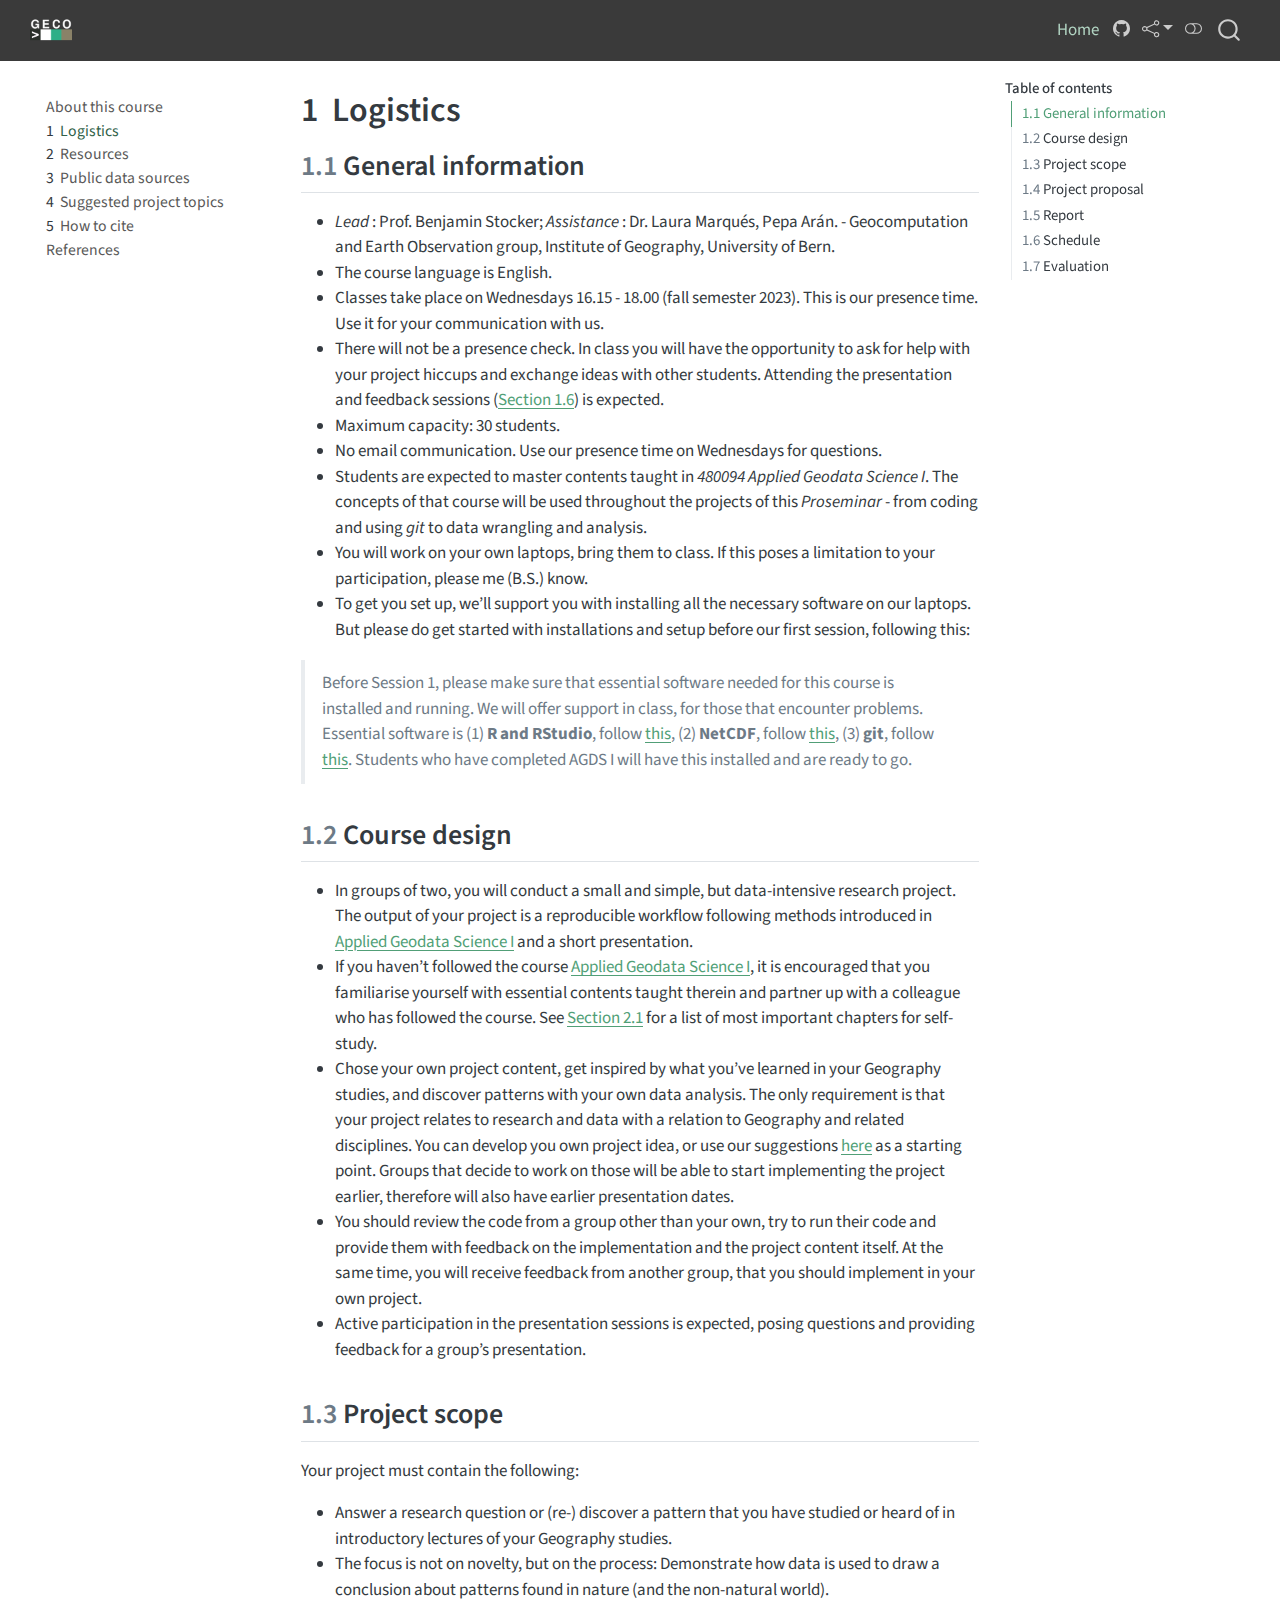
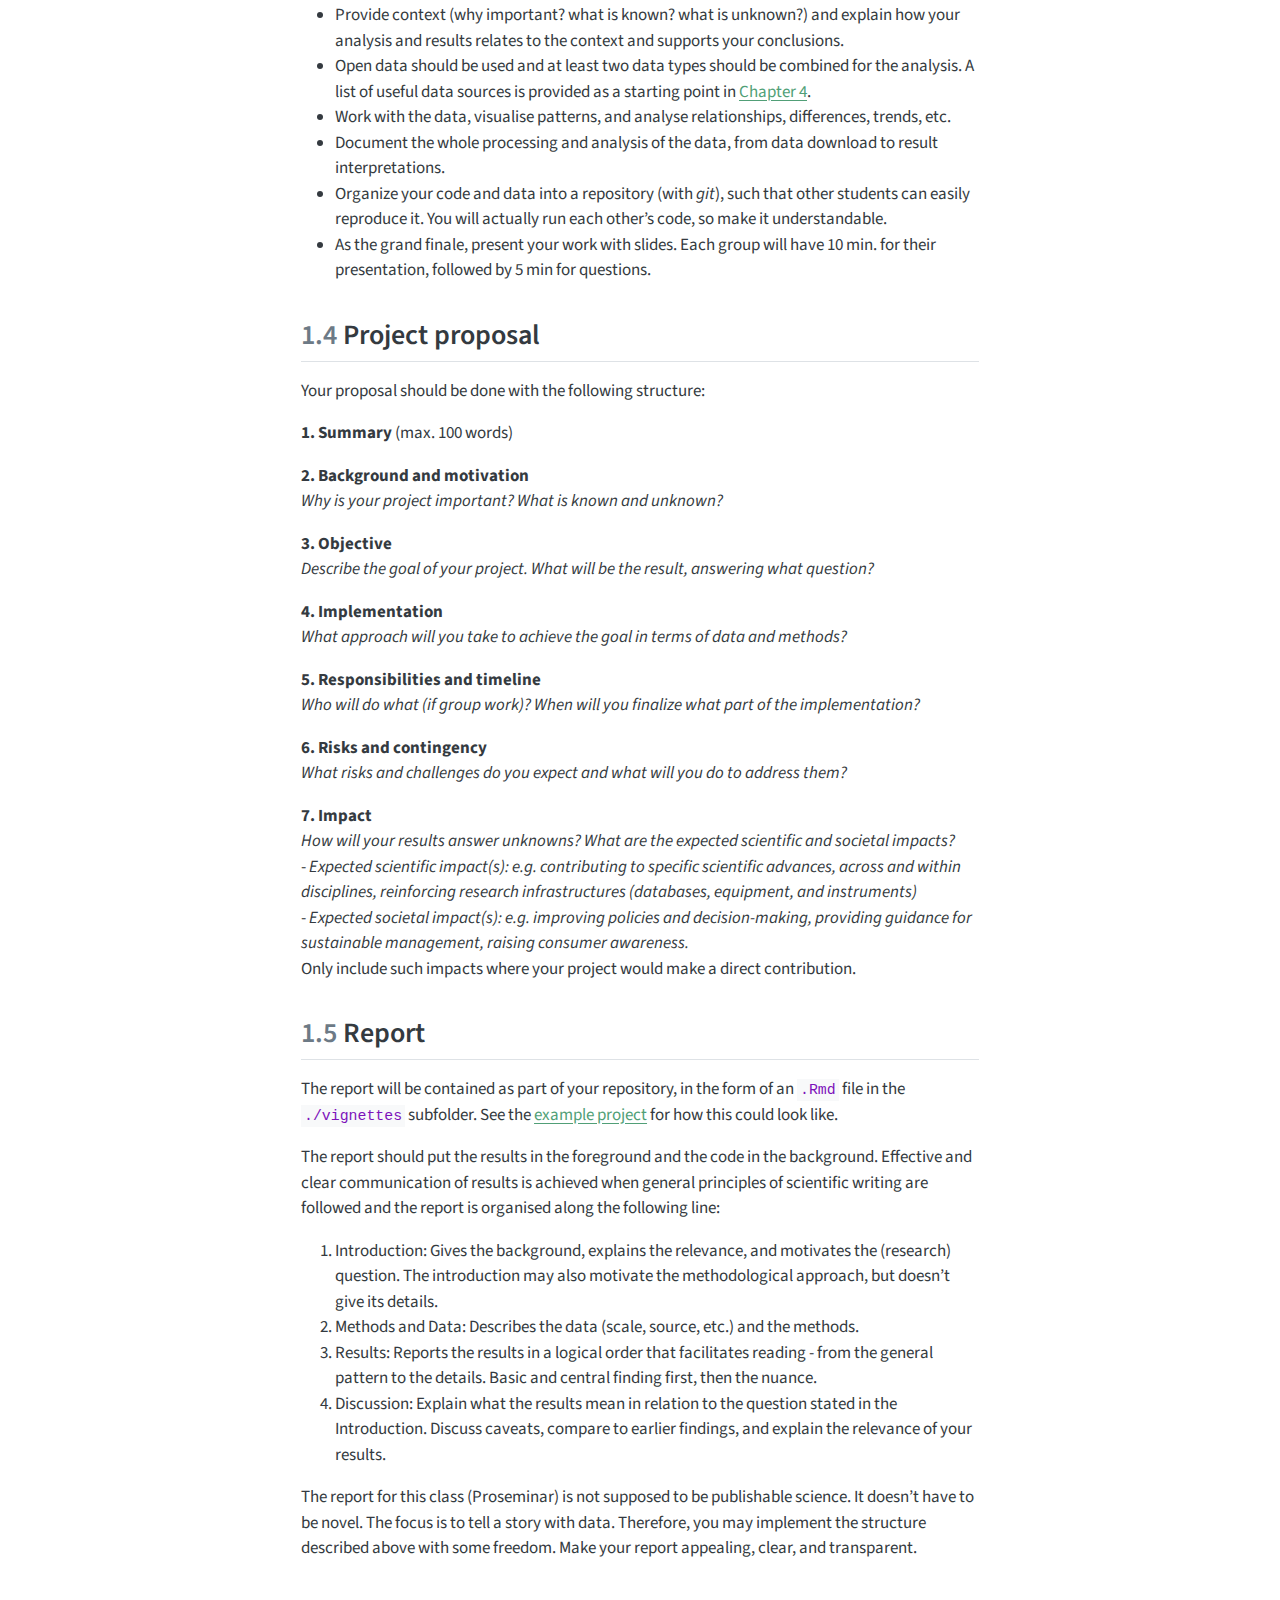
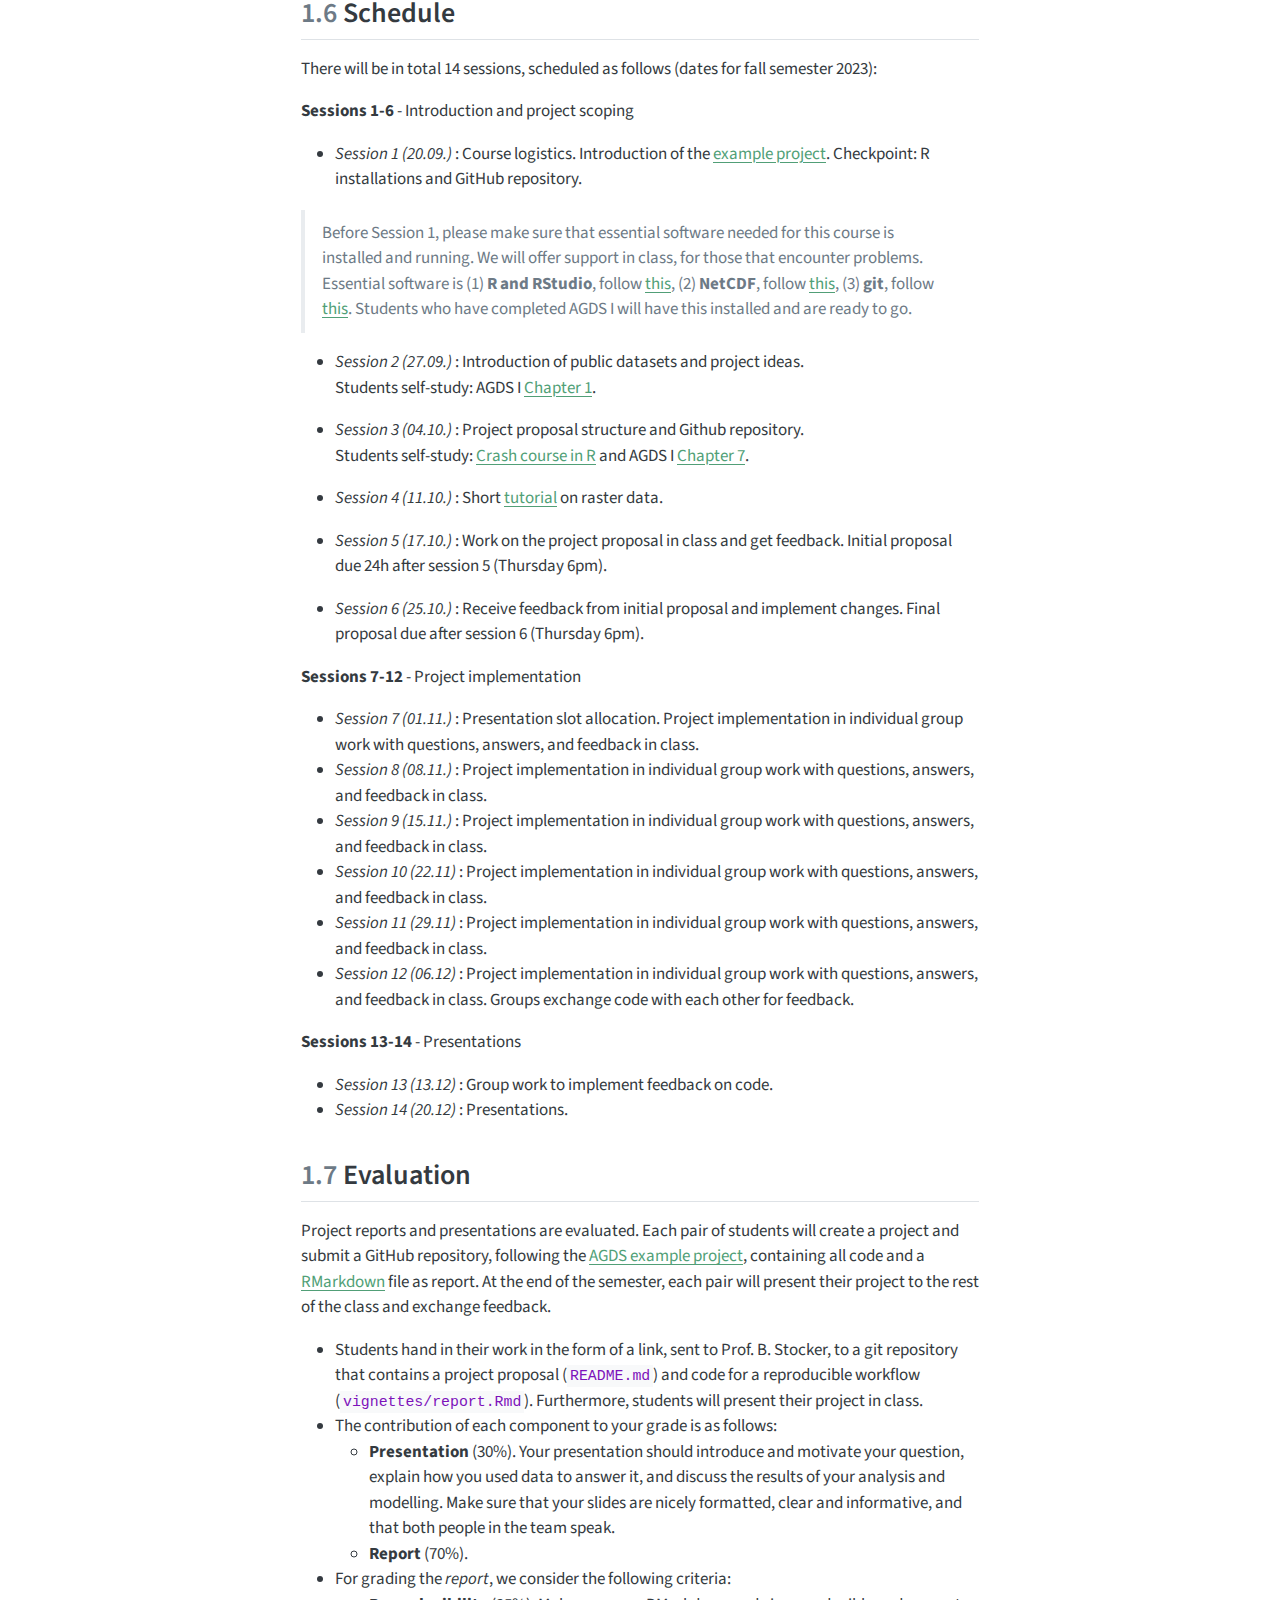
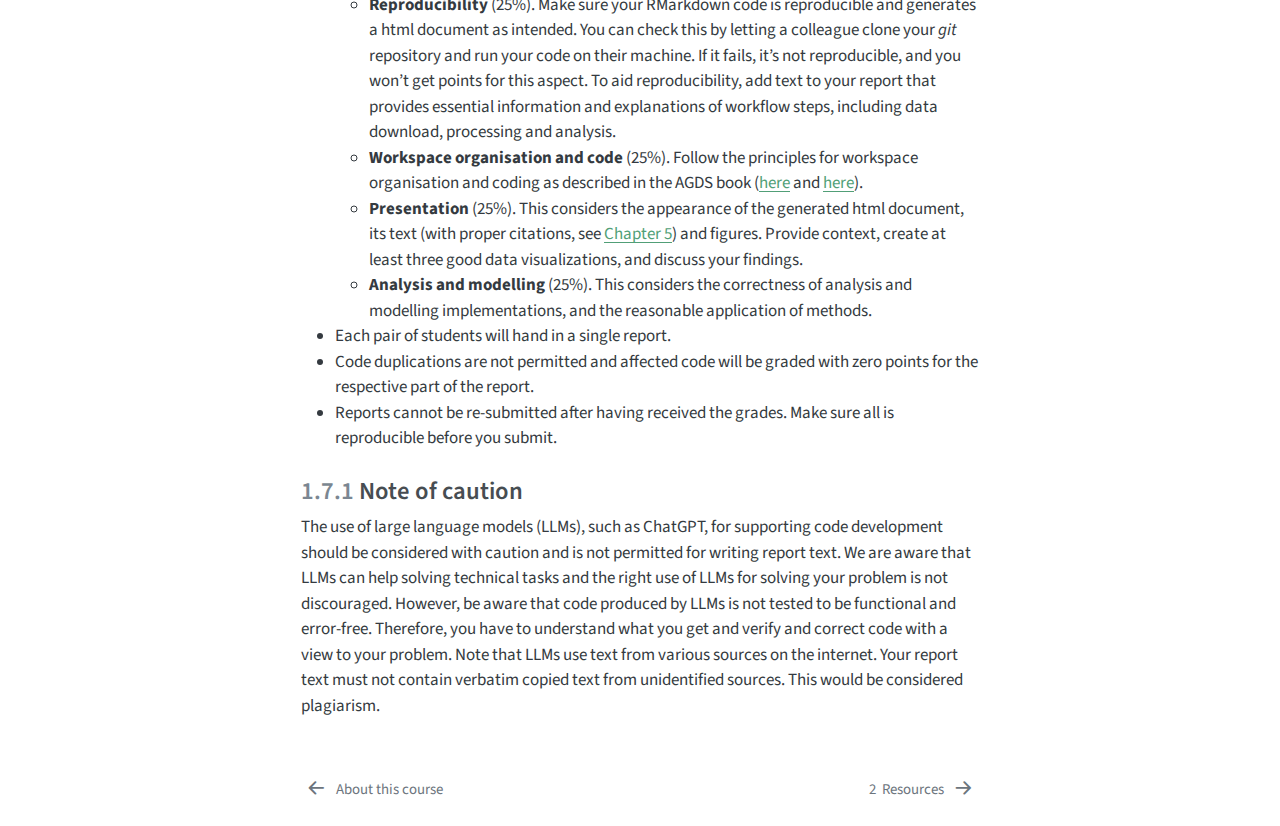
<file: logistics.html>
<!DOCTYPE html>
<html xmlns="http://www.w3.org/1999/xhtml" lang="en" xml:lang="en"><head>

<meta charset="utf-8">
<meta name="generator" content="quarto-1.6.40">

<meta name="viewport" content="width=device-width, initial-scale=1.0, user-scalable=yes">


<title>1&nbsp; Logistics – Proseminar in Geocomputation and Earth Observation</title>
<style>
code{white-space: pre-wrap;}
span.smallcaps{font-variant: small-caps;}
div.columns{display: flex; gap: min(4vw, 1.5em);}
div.column{flex: auto; overflow-x: auto;}
div.hanging-indent{margin-left: 1.5em; text-indent: -1.5em;}
ul.task-list{list-style: none;}
ul.task-list li input[type="checkbox"] {
  width: 0.8em;
  margin: 0 0.8em 0.2em -1em; /* quarto-specific, see https://github.com/quarto-dev/quarto-cli/issues/4556 */ 
  vertical-align: middle;
}
</style>


<script src="site_libs/quarto-nav/quarto-nav.js"></script>
<script src="site_libs/quarto-nav/headroom.min.js"></script>
<script src="site_libs/clipboard/clipboard.min.js"></script>
<script src="site_libs/quarto-search/autocomplete.umd.js"></script>
<script src="site_libs/quarto-search/fuse.min.js"></script>
<script src="site_libs/quarto-search/quarto-search.js"></script>
<meta name="quarto:offset" content="./">
<link href="./resources.html" rel="next">
<link href="./index.html" rel="prev">
<link href="./figures/favicon.ico" rel="icon">
<script src="site_libs/quarto-html/quarto.js"></script>
<script src="site_libs/quarto-html/popper.min.js"></script>
<script src="site_libs/quarto-html/tippy.umd.min.js"></script>
<script src="site_libs/quarto-html/anchor.min.js"></script>
<link href="site_libs/quarto-html/tippy.css" rel="stylesheet">
<link href="site_libs/quarto-html/quarto-syntax-highlighting-549806ee2085284f45b00abea8c6df48.css" rel="stylesheet" class="quarto-color-scheme" id="quarto-text-highlighting-styles">
<link href="site_libs/quarto-html/quarto-syntax-highlighting-dark-8ea72dc5fed832574809a9c94082fbbb.css" rel="prefetch" class="quarto-color-scheme quarto-color-alternate" id="quarto-text-highlighting-styles">
<script src="site_libs/bootstrap/bootstrap.min.js"></script>
<link href="site_libs/bootstrap/bootstrap-icons.css" rel="stylesheet">
<link href="site_libs/bootstrap/bootstrap-f2e526a75abc17d413c930221ffb7d38.min.css" rel="stylesheet" append-hash="true" class="quarto-color-scheme" id="quarto-bootstrap" data-mode="light">
<link href="site_libs/bootstrap/bootstrap-dark-ed7e8abda2d2788c0893c9caeea0eb1f.min.css" rel="prefetch" append-hash="true" class="quarto-color-scheme quarto-color-alternate" id="quarto-bootstrap" data-mode="dark">
<script id="quarto-search-options" type="application/json">{
  "location": "navbar",
  "copy-button": false,
  "collapse-after": 3,
  "panel-placement": "end",
  "type": "overlay",
  "limit": 50,
  "keyboard-shortcut": [
    "f",
    "/",
    "s"
  ],
  "show-item-context": false,
  "language": {
    "search-no-results-text": "No results",
    "search-matching-documents-text": "matching documents",
    "search-copy-link-title": "Copy link to search",
    "search-hide-matches-text": "Hide additional matches",
    "search-more-match-text": "more match in this document",
    "search-more-matches-text": "more matches in this document",
    "search-clear-button-title": "Clear",
    "search-text-placeholder": "",
    "search-detached-cancel-button-title": "Cancel",
    "search-submit-button-title": "Submit",
    "search-label": "Search"
  }
}</script>


<meta name="twitter:title" content="1&nbsp; Logistics – Proseminar in Geocomputation and Earth Observation">
<meta name="twitter:description" content="">
<meta name="twitter:card" content="summary">
</head>

<body class="nav-sidebar floating nav-fixed">

<div id="quarto-search-results"></div>
  <header id="quarto-header" class="headroom fixed-top">
    <nav class="navbar navbar-expand-lg " data-bs-theme="dark">
      <div class="navbar-container container-fluid">
      <div class="navbar-brand-container mx-auto">
    <a href="./index.html" class="navbar-brand navbar-brand-logo">
    <img src="./images/logo.png" alt="" class="navbar-logo">
    </a>
    <a class="navbar-brand" href="./index.html">
    <span class="navbar-title"></span>
    </a>
  </div>
            <div id="quarto-search" class="" title="Search"></div>
          <button class="navbar-toggler" type="button" data-bs-toggle="collapse" data-bs-target="#navbarCollapse" aria-controls="navbarCollapse" role="menu" aria-expanded="false" aria-label="Toggle navigation" onclick="if (window.quartoToggleHeadroom) { window.quartoToggleHeadroom(); }">
  <span class="navbar-toggler-icon"></span>
</button>
          <div class="collapse navbar-collapse" id="navbarCollapse">
            <ul class="navbar-nav navbar-nav-scroll ms-auto">
  <li class="nav-item">
    <a class="nav-link active" href="./index.html" aria-current="page"> 
<span class="menu-text">Home</span></a>
  </li>  
</ul>
          </div> <!-- /navcollapse -->
            <div class="quarto-navbar-tools tools-wide">
    <a href="https://github.com/geco-bern/R_book_template/" title="Source Code" class="quarto-navigation-tool px-1" aria-label="Source Code"><i class="bi bi-github"></i></a>
    <div class="dropdown">
      <a href="" title="Share" id="quarto-navigation-tool-dropdown-0" class="quarto-navigation-tool dropdown-toggle px-1" data-bs-toggle="dropdown" aria-expanded="false" role="link" aria-label="Share"><i class="bi bi-share"></i></a>
      <ul class="dropdown-menu" aria-labelledby="quarto-navigation-tool-dropdown-0">
          <li>
            <a class="dropdown-item quarto-navbar-tools-item" href="https://twitter.com/intent/tweet?url=|url|">
              <i class="bi bi-twitter pe-1"></i>
            Twitter
            </a>
          </li>
          <li>
            <a class="dropdown-item quarto-navbar-tools-item" href="https://www.facebook.com/sharer/sharer.php?u=|url|">
              <i class="bi bi-facebook pe-1"></i>
            Facebook
            </a>
          </li>
      </ul>
    </div>
  <a href="" class="quarto-color-scheme-toggle quarto-navigation-tool  px-1" onclick="window.quartoToggleColorScheme(); return false;" title="Toggle dark mode"><i class="bi"></i></a>
</div>
      </div> <!-- /container-fluid -->
    </nav>
  <nav class="quarto-secondary-nav">
    <div class="container-fluid d-flex">
      <button type="button" class="quarto-btn-toggle btn" data-bs-toggle="collapse" role="button" data-bs-target=".quarto-sidebar-collapse-item" aria-controls="quarto-sidebar" aria-expanded="false" aria-label="Toggle sidebar navigation" onclick="if (window.quartoToggleHeadroom) { window.quartoToggleHeadroom(); }">
        <i class="bi bi-layout-text-sidebar-reverse"></i>
      </button>
        <nav class="quarto-page-breadcrumbs" aria-label="breadcrumb"><ol class="breadcrumb"><li class="breadcrumb-item"><a href="./logistics.html"><span class="chapter-number">1</span>&nbsp; <span class="chapter-title">Logistics</span></a></li></ol></nav>
        <a class="flex-grow-1" role="navigation" data-bs-toggle="collapse" data-bs-target=".quarto-sidebar-collapse-item" aria-controls="quarto-sidebar" aria-expanded="false" aria-label="Toggle sidebar navigation" onclick="if (window.quartoToggleHeadroom) { window.quartoToggleHeadroom(); }">      
        </a>
    </div>
  </nav>
</header>
<!-- content -->
<div id="quarto-content" class="quarto-container page-columns page-rows-contents page-layout-article page-navbar">
<!-- sidebar -->
  <nav id="quarto-sidebar" class="sidebar collapse collapse-horizontal quarto-sidebar-collapse-item sidebar-navigation floating overflow-auto">
    <div class="sidebar-menu-container"> 
    <ul class="list-unstyled mt-1">
        <li class="sidebar-item">
  <div class="sidebar-item-container"> 
  <a href="./index.html" class="sidebar-item-text sidebar-link">
 <span class="menu-text">About this course</span></a>
  </div>
</li>
        <li class="sidebar-item">
  <div class="sidebar-item-container"> 
  <a href="./logistics.html" class="sidebar-item-text sidebar-link active">
 <span class="menu-text"><span class="chapter-number">1</span>&nbsp; <span class="chapter-title">Logistics</span></span></a>
  </div>
</li>
        <li class="sidebar-item">
  <div class="sidebar-item-container"> 
  <a href="./resources.html" class="sidebar-item-text sidebar-link">
 <span class="menu-text"><span class="chapter-number">2</span>&nbsp; <span class="chapter-title">Resources</span></span></a>
  </div>
</li>
        <li class="sidebar-item">
  <div class="sidebar-item-container"> 
  <a href="./public_data.html" class="sidebar-item-text sidebar-link">
 <span class="menu-text"><span class="chapter-number">3</span>&nbsp; <span class="chapter-title">Public data sources</span></span></a>
  </div>
</li>
        <li class="sidebar-item">
  <div class="sidebar-item-container"> 
  <a href="./project_ideas.html" class="sidebar-item-text sidebar-link">
 <span class="menu-text"><span class="chapter-number">4</span>&nbsp; <span class="chapter-title">Suggested project topics</span></span></a>
  </div>
</li>
        <li class="sidebar-item">
  <div class="sidebar-item-container"> 
  <a href="./citations.html" class="sidebar-item-text sidebar-link">
 <span class="menu-text"><span class="chapter-number">5</span>&nbsp; <span class="chapter-title">How to cite</span></span></a>
  </div>
</li>
        <li class="sidebar-item">
  <div class="sidebar-item-container"> 
  <a href="./references.html" class="sidebar-item-text sidebar-link">
 <span class="menu-text">References</span></a>
  </div>
</li>
    </ul>
    </div>
</nav>
<div id="quarto-sidebar-glass" class="quarto-sidebar-collapse-item" data-bs-toggle="collapse" data-bs-target=".quarto-sidebar-collapse-item"></div>
<!-- margin-sidebar -->
    <div id="quarto-margin-sidebar" class="sidebar margin-sidebar">
        <nav id="TOC" role="doc-toc" class="toc-active">
    <h2 id="toc-title">Table of contents</h2>
   
  <ul>
  <li><a href="#general-information" id="toc-general-information" class="nav-link active" data-scroll-target="#general-information"><span class="header-section-number">1.1</span> General information</a></li>
  <li><a href="#course-design" id="toc-course-design" class="nav-link" data-scroll-target="#course-design"><span class="header-section-number">1.2</span> Course design</a></li>
  <li><a href="#project-scope" id="toc-project-scope" class="nav-link" data-scroll-target="#project-scope"><span class="header-section-number">1.3</span> Project scope</a></li>
  <li><a href="#project-proposal" id="toc-project-proposal" class="nav-link" data-scroll-target="#project-proposal"><span class="header-section-number">1.4</span> Project proposal</a></li>
  <li><a href="#report" id="toc-report" class="nav-link" data-scroll-target="#report"><span class="header-section-number">1.5</span> Report</a></li>
  <li><a href="#sec-schedule" id="toc-sec-schedule" class="nav-link" data-scroll-target="#sec-schedule"><span class="header-section-number">1.6</span> Schedule</a></li>
  <li><a href="#evaluation" id="toc-evaluation" class="nav-link" data-scroll-target="#evaluation"><span class="header-section-number">1.7</span> Evaluation</a>
  <ul class="collapse">
  <li><a href="#note-of-caution" id="toc-note-of-caution" class="nav-link" data-scroll-target="#note-of-caution"><span class="header-section-number">1.7.1</span> Note of caution</a></li>
  </ul></li>
  </ul>
</nav>
    </div>
<!-- main -->
<main class="content" id="quarto-document-content">

<header id="title-block-header" class="quarto-title-block default">
<div class="quarto-title">
<h1 class="title"><span class="chapter-number">1</span>&nbsp; <span class="chapter-title">Logistics</span></h1>
</div>



<div class="quarto-title-meta">

    
  
    
  </div>
  


</header>


<section id="general-information" class="level2" data-number="1.1">
<h2 data-number="1.1" class="anchored" data-anchor-id="general-information"><span class="header-section-number">1.1</span> General information</h2>
<ul>
<li><em>Lead</em> : Prof.&nbsp;Benjamin Stocker; <em>Assistance</em> : Dr.&nbsp;Laura Marqués, Pepa Arán. - Geocomputation and Earth Observation group, Institute of Geography, University of Bern.</li>
<li>The course language is English.</li>
<li>Classes take place on Wednesdays 16.15 - 18.00 (fall semester 2023). This is our presence time. Use it for your communication with us.</li>
<li>There will not be a presence check. In class you will have the opportunity to ask for help with your project hiccups and exchange ideas with other students. Attending the presentation and feedback sessions (<a href="#sec-schedule" class="quarto-xref"><span>Section 1.6</span></a>) is expected.</li>
<li>Maximum capacity: 30 students.</li>
<li>No email communication. Use our presence time on Wednesdays for questions.</li>
<li>Students are expected to master contents taught in <em>480094 Applied Geodata Science I</em>. The concepts of that course will be used throughout the projects of this <em>Proseminar</em> - from coding and using <em>git</em> to data wrangling and analysis.</li>
<li>You will work on your own laptops, bring them to class. If this poses a limitation to your participation, please me (B.S.) know.</li>
<li>To get you set up, we’ll support you with installing all the necessary software on our laptops. But please do get started with installations and setup before our first session, following this:</li>
</ul>
<blockquote class="blockquote">
<p>Before Session 1, please make sure that essential software needed for this course is installed and running. We will offer support in class, for those that encounter problems. Essential software is (1) <strong>R and RStudio</strong>, follow <a href="https://geco-bern.github.io/agds/gettingstarted.html#installing-r-and-rstudio">this</a>, (2) <strong>NetCDF</strong>, follow <a href="https://geco-bern.github.io/agds/gettingstarted.html#other-libraries-and-applications">this</a>, (3) <strong>git</strong>, follow <a href="https://geco-bern.github.io/agds/gettingstarted.html#git-1">this</a>. Students who have completed AGDS I will have this installed and are ready to go.</p>
</blockquote>
</section>
<section id="course-design" class="level2" data-number="1.2">
<h2 data-number="1.2" class="anchored" data-anchor-id="course-design"><span class="header-section-number">1.2</span> Course design</h2>
<ul>
<li>In groups of two, you will conduct a small and simple, but data-intensive research project. The output of your project is a reproducible workflow following methods introduced in <a href="https://geco-bern.github.io/agds/">Applied Geodata Science I</a> and a short presentation.</li>
<li>If you haven’t followed the course <a href="https://geco-bern.github.io/agds/">Applied Geodata Science I</a>, it is encouraged that you familiarise yourself with essential contents taught therein and partner up with a colleague who has followed the course. See <a href="resources.html#sec-agds" class="quarto-xref"><span>Section 2.1</span></a> for a list of most important chapters for self-study.</li>
<li>Chose your own project content, get inspired by what you’ve learned in your Geography studies, and discover patterns with your own data analysis. The only requirement is that your project relates to research and data with a relation to Geography and related disciplines. You can develop you own project idea, or use our suggestions <a href="@sec-topics">here</a> as a starting point. Groups that decide to work on those will be able to start implementing the project earlier, therefore will also have earlier presentation dates.</li>
<li>You should review the code from a group other than your own, try to run their code and provide them with feedback on the implementation and the project content itself. At the same time, you will receive feedback from another group, that you should implement in your own project.</li>
<li>Active participation in the presentation sessions is expected, posing questions and providing feedback for a group’s presentation.</li>
</ul>
</section>
<section id="project-scope" class="level2" data-number="1.3">
<h2 data-number="1.3" class="anchored" data-anchor-id="project-scope"><span class="header-section-number">1.3</span> Project scope</h2>
<p>Your project must contain the following:</p>
<ul>
<li>Answer a research question or (re-) discover a pattern that you have studied or heard of in introductory lectures of your Geography studies.</li>
<li>The focus is not on novelty, but on the process: Demonstrate how data is used to draw a conclusion about patterns found in nature (and the non-natural world).</li>
<li>Provide context (why important? what is known? what is unknown?) and explain how your analysis and results relates to the context and supports your conclusions.</li>
<li>Open data should be used and at least two data types should be combined for the analysis. A list of useful data sources is provided as a starting point in <a href="project_ideas.html" class="quarto-xref"><span>Chapter 4</span></a>.</li>
<li>Work with the data, visualise patterns, and analyse relationships, differences, trends, etc.</li>
<li>Document the whole processing and analysis of the data, from data download to result interpretations.</li>
<li>Organize your code and data into a repository (with <em>git</em>), such that other students can easily reproduce it. You will actually run each other’s code, so make it understandable.</li>
<li>As the grand finale, present your work with slides. Each group will have 10 min. for their presentation, followed by 5 min for questions.</li>
</ul>
</section>
<section id="project-proposal" class="level2" data-number="1.4">
<h2 data-number="1.4" class="anchored" data-anchor-id="project-proposal"><span class="header-section-number">1.4</span> Project proposal</h2>
<p>Your proposal should be done with the following structure:</p>
<p><strong>1. Summary</strong> (max. 100 words)</p>
<p><strong>2. Background and motivation</strong><br>
<em>Why is your project important? What is known and unknown?</em></p>
<p><strong>3. Objective</strong><br>
<em>Describe the goal of your project. What will be the result, answering what question?</em></p>
<p><strong>4. Implementation</strong><br>
<em>What approach will you take to achieve the goal in terms of data and methods?</em></p>
<p><strong>5. Responsibilities and timeline</strong><br>
<em>Who will do what (if group work)? When will you finalize what part of the implementation?</em></p>
<p><strong>6. Risks and contingency</strong><br>
<em>What risks and challenges do you expect and what will you do to address them?</em></p>
<p><strong>7. Impact</strong><br>
<em>How will your results answer unknowns? What are the expected scientific and societal impacts?</em><br>
- <em>Expected scientific impact(s): e.g.&nbsp;contributing to specific scientific advances, across and within disciplines, reinforcing research infrastructures (databases, equipment, and instruments)</em><br>
- <em>Expected societal impact(s): e.g.&nbsp;improving policies and decision-making, providing guidance for sustainable management, raising consumer awareness.</em><br>
Only include such impacts where your project would make a direct contribution.</p>
</section>
<section id="report" class="level2" data-number="1.5">
<h2 data-number="1.5" class="anchored" data-anchor-id="report"><span class="header-section-number">1.5</span> Report</h2>
<p>The report will be contained as part of your repository, in the form of an <code>.Rmd</code> file in the <code>./vignettes</code> subfolder. See the <a href="https://github.com/pepaaran/agds_proseminar_example/tree/main">example project</a> for how this could look like.</p>
<p>The report should put the results in the foreground and the code in the background. Effective and clear communication of results is achieved when general principles of scientific writing are followed and the report is organised along the following line:</p>
<ol type="1">
<li>Introduction: Gives the background, explains the relevance, and motivates the (research) question. The introduction may also motivate the methodological approach, but doesn’t give its details.</li>
<li>Methods and Data: Describes the data (scale, source, etc.) and the methods.</li>
<li>Results: Reports the results in a logical order that facilitates reading - from the general pattern to the details. Basic and central finding first, then the nuance.</li>
<li>Discussion: Explain what the results mean in relation to the question stated in the Introduction. Discuss caveats, compare to earlier findings, and explain the relevance of your results.</li>
</ol>
<p>The report for this class (Proseminar) is not supposed to be publishable science. It doesn’t have to be novel. The focus is to tell a story with data. Therefore, you may implement the structure described above with some freedom. Make your report appealing, clear, and transparent.</p>
</section>
<section id="sec-schedule" class="level2" data-number="1.6">
<h2 data-number="1.6" class="anchored" data-anchor-id="sec-schedule"><span class="header-section-number">1.6</span> Schedule</h2>
<p>There will be in total 14 sessions, scheduled as follows (dates for fall semester 2023):</p>
<p><strong>Sessions 1-6</strong> - Introduction and project scoping</p>
<ul>
<li><em>Session 1 (20.09.)</em> : Course logistics. Introduction of the <a href="https://github.com/pepaaran/agds_proseminar_example">example project</a>. Checkpoint: R installations and GitHub repository.</li>
</ul>
<blockquote class="blockquote">
<p>Before Session 1, please make sure that essential software needed for this course is installed and running. We will offer support in class, for those that encounter problems. Essential software is (1) <strong>R and RStudio</strong>, follow <a href="https://geco-bern.github.io/agds/gettingstarted.html#installing-r-and-rstudio">this</a>, (2) <strong>NetCDF</strong>, follow <a href="https://geco-bern.github.io/agds/gettingstarted.html#other-libraries-and-applications">this</a>, (3) <strong>git</strong>, follow <a href="https://geco-bern.github.io/agds/gettingstarted.html#git-1">this</a>. Students who have completed AGDS I will have this installed and are ready to go.</p>
</blockquote>
<ul>
<li><p><em>Session 2 (27.09.)</em> : Introduction of public datasets and project ideas.<br>
Students self-study: AGDS I <a href="https://geco-bern.github.io/agds/gettingstarted.html">Chapter 1</a>.</p></li>
<li><p><em>Session 3 (04.10.)</em> : Project proposal structure and Github repository.<br>
Students self-study: <a href="https://geco-bern.github.io/handfull_of_pixels/basic_R.html">Crash course in R</a> and AGDS I <a href="https://geco-bern.github.io/agds/codemgmt.html">Chapter 7</a>.</p></li>
<li><p><em>Session 4 (11.10.)</em> : Short <a href="https://geco-bern.github.io/handfull_of_pixels/geospatial_R.html">tutorial</a> on raster data.</p></li>
<li><p><em>Session 5 (17.10.)</em> : Work on the project proposal in class and get feedback. Initial proposal due 24h after session 5 (Thursday 6pm).</p></li>
<li><p><em>Session 6 (25.10.)</em> : Receive feedback from initial proposal and implement changes. Final proposal due after session 6 (Thursday 6pm).</p></li>
</ul>
<p><strong>Sessions 7-12</strong> - Project implementation</p>
<ul>
<li><em>Session 7 (01.11.)</em> : Presentation slot allocation. Project implementation in individual group work with questions, answers, and feedback in class.</li>
<li><em>Session 8 (08.11.)</em> : Project implementation in individual group work with questions, answers, and feedback in class.</li>
<li><em>Session 9 (15.11.)</em> : Project implementation in individual group work with questions, answers, and feedback in class.</li>
<li><em>Session 10 (22.11)</em> : Project implementation in individual group work with questions, answers, and feedback in class.</li>
<li><em>Session 11 (29.11)</em> : Project implementation in individual group work with questions, answers, and feedback in class.</li>
<li><em>Session 12 (06.12)</em> : Project implementation in individual group work with questions, answers, and feedback in class. Groups exchange code with each other for feedback.</li>
</ul>
<p><strong>Sessions 13-14</strong> - Presentations</p>
<ul>
<li><em>Session 13 (13.12)</em> : Group work to implement feedback on code.</li>
<li><em>Session 14 (20.12)</em> : Presentations.</li>
</ul>
</section>
<section id="evaluation" class="level2" data-number="1.7">
<h2 data-number="1.7" class="anchored" data-anchor-id="evaluation"><span class="header-section-number">1.7</span> Evaluation</h2>
<p>Project reports and presentations are evaluated. Each pair of students will create a project and submit a GitHub repository, following the <a href="https://github.com/pepaaran/agds_proseminar_example">AGDS example project</a>, containing all code and a <a href="https://geco-bern.github.io/agds/gettingstarted.html#rmarkdown">RMarkdown</a> file as report. At the end of the semester, each pair will present their project to the rest of the class and exchange feedback.</p>
<ul>
<li>Students hand in their work in the form of a link, sent to Prof.&nbsp;B. Stocker, to a git repository that contains a project proposal (<code>README.md</code>) and code for a reproducible workflow (<code>vignettes/report.Rmd</code>). Furthermore, students will present their project in class.</li>
<li>The contribution of each component to your grade is as follows:
<ul>
<li><strong>Presentation</strong> (30%). Your presentation should introduce and motivate your question, explain how you used data to answer it, and discuss the results of your analysis and modelling. Make sure that your slides are nicely formatted, clear and informative, and that both people in the team speak.</li>
<li><strong>Report</strong> (70%).</li>
</ul></li>
<li>For grading the <em>report</em>, we consider the following criteria:
<ul>
<li><strong>Reproducibility</strong> (25%). Make sure your RMarkdown code is reproducible and generates a html document as intended. You can check this by letting a colleague clone your <em>git</em> repository and run your code on their machine. If it fails, it’s not reproducible, and you won’t get points for this aspect. To aid reproducibility, add text to your report that provides essential information and explanations of workflow steps, including data download, processing and analysis.</li>
<li><strong>Workspace organisation and code</strong> (25%). Follow the principles for workspace organisation and coding as described in the AGDS book (<a href="https://geco-bern.github.io/agds/gettingstarted.html#wspmgmt">here</a> and <a href="https://geco-bern.github.io/agds/programmingprimers.html#programming-basics">here</a>).</li>
<li><strong>Presentation</strong> (25%). This considers the appearance of the generated html document, its text (with proper citations, see <a href="citations.html" class="quarto-xref"><span>Chapter 5</span></a>) and figures. Provide context, create at least three good data visualizations, and discuss your findings.</li>
<li><strong>Analysis and modelling</strong> (25%). This considers the correctness of analysis and modelling implementations, and the reasonable application of methods.</li>
</ul></li>
<li>Each pair of students will hand in a single report.</li>
<li>Code duplications are not permitted and affected code will be graded with zero points for the respective part of the report.</li>
<li>Reports cannot be re-submitted after having received the grades. Make sure all is reproducible before you submit.</li>
</ul>
<section id="note-of-caution" class="level3" data-number="1.7.1">
<h3 data-number="1.7.1" class="anchored" data-anchor-id="note-of-caution"><span class="header-section-number">1.7.1</span> Note of caution</h3>
<p>The use of large language models (LLMs), such as ChatGPT, for supporting code development should be considered with caution and is not permitted for writing report text. We are aware that LLMs can help solving technical tasks and the right use of LLMs for solving your problem is not discouraged. However, be aware that code produced by LLMs is not tested to be functional and error-free. Therefore, you have to understand what you get and verify and correct code with a view to your problem. Note that LLMs use text from various sources on the internet. Your report text must not contain verbatim copied text from unidentified sources. This would be considered plagiarism.</p>


</section>
</section>

</main> <!-- /main -->
<script id="quarto-html-after-body" type="application/javascript">
window.document.addEventListener("DOMContentLoaded", function (event) {
  const toggleBodyColorMode = (bsSheetEl) => {
    const mode = bsSheetEl.getAttribute("data-mode");
    const bodyEl = window.document.querySelector("body");
    if (mode === "dark") {
      bodyEl.classList.add("quarto-dark");
      bodyEl.classList.remove("quarto-light");
    } else {
      bodyEl.classList.add("quarto-light");
      bodyEl.classList.remove("quarto-dark");
    }
  }
  const toggleBodyColorPrimary = () => {
    const bsSheetEl = window.document.querySelector("link#quarto-bootstrap");
    if (bsSheetEl) {
      toggleBodyColorMode(bsSheetEl);
    }
  }
  toggleBodyColorPrimary();  
  const disableStylesheet = (stylesheets) => {
    for (let i=0; i < stylesheets.length; i++) {
      const stylesheet = stylesheets[i];
      stylesheet.rel = 'prefetch';
    }
  }
  const enableStylesheet = (stylesheets) => {
    for (let i=0; i < stylesheets.length; i++) {
      const stylesheet = stylesheets[i];
      stylesheet.rel = 'stylesheet';
    }
  }
  const manageTransitions = (selector, allowTransitions) => {
    const els = window.document.querySelectorAll(selector);
    for (let i=0; i < els.length; i++) {
      const el = els[i];
      if (allowTransitions) {
        el.classList.remove('notransition');
      } else {
        el.classList.add('notransition');
      }
    }
  }
  const toggleGiscusIfUsed = (isAlternate, darkModeDefault) => {
    const baseTheme = document.querySelector('#giscus-base-theme')?.value ?? 'light';
    const alternateTheme = document.querySelector('#giscus-alt-theme')?.value ?? 'dark';
    let newTheme = '';
    if(darkModeDefault) {
      newTheme = isAlternate ? baseTheme : alternateTheme;
    } else {
      newTheme = isAlternate ? alternateTheme : baseTheme;
    }
    const changeGiscusTheme = () => {
      // From: https://github.com/giscus/giscus/issues/336
      const sendMessage = (message) => {
        const iframe = document.querySelector('iframe.giscus-frame');
        if (!iframe) return;
        iframe.contentWindow.postMessage({ giscus: message }, 'https://giscus.app');
      }
      sendMessage({
        setConfig: {
          theme: newTheme
        }
      });
    }
    const isGiscussLoaded = window.document.querySelector('iframe.giscus-frame') !== null;
    if (isGiscussLoaded) {
      changeGiscusTheme();
    }
  }
  const toggleColorMode = (alternate) => {
    // Switch the stylesheets
    const alternateStylesheets = window.document.querySelectorAll('link.quarto-color-scheme.quarto-color-alternate');
    manageTransitions('#quarto-margin-sidebar .nav-link', false);
    if (alternate) {
      enableStylesheet(alternateStylesheets);
      for (const sheetNode of alternateStylesheets) {
        if (sheetNode.id === "quarto-bootstrap") {
          toggleBodyColorMode(sheetNode);
        }
      }
    } else {
      disableStylesheet(alternateStylesheets);
      toggleBodyColorPrimary();
    }
    manageTransitions('#quarto-margin-sidebar .nav-link', true);
    // Switch the toggles
    const toggles = window.document.querySelectorAll('.quarto-color-scheme-toggle');
    for (let i=0; i < toggles.length; i++) {
      const toggle = toggles[i];
      if (toggle) {
        if (alternate) {
          toggle.classList.add("alternate");     
        } else {
          toggle.classList.remove("alternate");
        }
      }
    }
    // Hack to workaround the fact that safari doesn't
    // properly recolor the scrollbar when toggling (#1455)
    if (navigator.userAgent.indexOf('Safari') > 0 && navigator.userAgent.indexOf('Chrome') == -1) {
      manageTransitions("body", false);
      window.scrollTo(0, 1);
      setTimeout(() => {
        window.scrollTo(0, 0);
        manageTransitions("body", true);
      }, 40);  
    }
  }
  const isFileUrl = () => { 
    return window.location.protocol === 'file:';
  }
  const hasAlternateSentinel = () => {  
    let styleSentinel = getColorSchemeSentinel();
    if (styleSentinel !== null) {
      return styleSentinel === "alternate";
    } else {
      return false;
    }
  }
  const setStyleSentinel = (alternate) => {
    const value = alternate ? "alternate" : "default";
    if (!isFileUrl()) {
      window.localStorage.setItem("quarto-color-scheme", value);
    } else {
      localAlternateSentinel = value;
    }
  }
  const getColorSchemeSentinel = () => {
    if (!isFileUrl()) {
      const storageValue = window.localStorage.getItem("quarto-color-scheme");
      return storageValue != null ? storageValue : localAlternateSentinel;
    } else {
      return localAlternateSentinel;
    }
  }
  const darkModeDefault = false;
  let localAlternateSentinel = darkModeDefault ? 'alternate' : 'default';
  // Dark / light mode switch
  window.quartoToggleColorScheme = () => {
    // Read the current dark / light value 
    let toAlternate = !hasAlternateSentinel();
    toggleColorMode(toAlternate);
    setStyleSentinel(toAlternate);
    toggleGiscusIfUsed(toAlternate, darkModeDefault);
  };
  // Ensure there is a toggle, if there isn't float one in the top right
  if (window.document.querySelector('.quarto-color-scheme-toggle') === null) {
    const a = window.document.createElement('a');
    a.classList.add('top-right');
    a.classList.add('quarto-color-scheme-toggle');
    a.href = "";
    a.onclick = function() { try { window.quartoToggleColorScheme(); } catch {} return false; };
    const i = window.document.createElement("i");
    i.classList.add('bi');
    a.appendChild(i);
    window.document.body.appendChild(a);
  }
  // Switch to dark mode if need be
  if (hasAlternateSentinel()) {
    toggleColorMode(true);
  } else {
    toggleColorMode(false);
  }
  const icon = "";
  const anchorJS = new window.AnchorJS();
  anchorJS.options = {
    placement: 'right',
    icon: icon
  };
  anchorJS.add('.anchored');
  const isCodeAnnotation = (el) => {
    for (const clz of el.classList) {
      if (clz.startsWith('code-annotation-')) {                     
        return true;
      }
    }
    return false;
  }
  const onCopySuccess = function(e) {
    // button target
    const button = e.trigger;
    // don't keep focus
    button.blur();
    // flash "checked"
    button.classList.add('code-copy-button-checked');
    var currentTitle = button.getAttribute("title");
    button.setAttribute("title", "Copied!");
    let tooltip;
    if (window.bootstrap) {
      button.setAttribute("data-bs-toggle", "tooltip");
      button.setAttribute("data-bs-placement", "left");
      button.setAttribute("data-bs-title", "Copied!");
      tooltip = new bootstrap.Tooltip(button, 
        { trigger: "manual", 
          customClass: "code-copy-button-tooltip",
          offset: [0, -8]});
      tooltip.show();    
    }
    setTimeout(function() {
      if (tooltip) {
        tooltip.hide();
        button.removeAttribute("data-bs-title");
        button.removeAttribute("data-bs-toggle");
        button.removeAttribute("data-bs-placement");
      }
      button.setAttribute("title", currentTitle);
      button.classList.remove('code-copy-button-checked');
    }, 1000);
    // clear code selection
    e.clearSelection();
  }
  const getTextToCopy = function(trigger) {
      const codeEl = trigger.previousElementSibling.cloneNode(true);
      for (const childEl of codeEl.children) {
        if (isCodeAnnotation(childEl)) {
          childEl.remove();
        }
      }
      return codeEl.innerText;
  }
  const clipboard = new window.ClipboardJS('.code-copy-button:not([data-in-quarto-modal])', {
    text: getTextToCopy
  });
  clipboard.on('success', onCopySuccess);
  if (window.document.getElementById('quarto-embedded-source-code-modal')) {
    const clipboardModal = new window.ClipboardJS('.code-copy-button[data-in-quarto-modal]', {
      text: getTextToCopy,
      container: window.document.getElementById('quarto-embedded-source-code-modal')
    });
    clipboardModal.on('success', onCopySuccess);
  }
    var localhostRegex = new RegExp(/^(?:http|https):\/\/localhost\:?[0-9]*\//);
    var mailtoRegex = new RegExp(/^mailto:/);
      var filterRegex = new RegExp('/' + window.location.host + '/');
    var isInternal = (href) => {
        return filterRegex.test(href) || localhostRegex.test(href) || mailtoRegex.test(href);
    }
    // Inspect non-navigation links and adorn them if external
 	var links = window.document.querySelectorAll('a[href]:not(.nav-link):not(.navbar-brand):not(.toc-action):not(.sidebar-link):not(.sidebar-item-toggle):not(.pagination-link):not(.no-external):not([aria-hidden]):not(.dropdown-item):not(.quarto-navigation-tool):not(.about-link)');
    for (var i=0; i<links.length; i++) {
      const link = links[i];
      if (!isInternal(link.href)) {
        // undo the damage that might have been done by quarto-nav.js in the case of
        // links that we want to consider external
        if (link.dataset.originalHref !== undefined) {
          link.href = link.dataset.originalHref;
        }
      }
    }
  function tippyHover(el, contentFn, onTriggerFn, onUntriggerFn) {
    const config = {
      allowHTML: true,
      maxWidth: 500,
      delay: 100,
      arrow: false,
      appendTo: function(el) {
          return el.parentElement;
      },
      interactive: true,
      interactiveBorder: 10,
      theme: 'quarto',
      placement: 'bottom-start',
    };
    if (contentFn) {
      config.content = contentFn;
    }
    if (onTriggerFn) {
      config.onTrigger = onTriggerFn;
    }
    if (onUntriggerFn) {
      config.onUntrigger = onUntriggerFn;
    }
    window.tippy(el, config); 
  }
  const noterefs = window.document.querySelectorAll('a[role="doc-noteref"]');
  for (var i=0; i<noterefs.length; i++) {
    const ref = noterefs[i];
    tippyHover(ref, function() {
      // use id or data attribute instead here
      let href = ref.getAttribute('data-footnote-href') || ref.getAttribute('href');
      try { href = new URL(href).hash; } catch {}
      const id = href.replace(/^#\/?/, "");
      const note = window.document.getElementById(id);
      if (note) {
        return note.innerHTML;
      } else {
        return "";
      }
    });
  }
  const xrefs = window.document.querySelectorAll('a.quarto-xref');
  const processXRef = (id, note) => {
    // Strip column container classes
    const stripColumnClz = (el) => {
      el.classList.remove("page-full", "page-columns");
      if (el.children) {
        for (const child of el.children) {
          stripColumnClz(child);
        }
      }
    }
    stripColumnClz(note)
    if (id === null || id.startsWith('sec-')) {
      // Special case sections, only their first couple elements
      const container = document.createElement("div");
      if (note.children && note.children.length > 2) {
        container.appendChild(note.children[0].cloneNode(true));
        for (let i = 1; i < note.children.length; i++) {
          const child = note.children[i];
          if (child.tagName === "P" && child.innerText === "") {
            continue;
          } else {
            container.appendChild(child.cloneNode(true));
            break;
          }
        }
        if (window.Quarto?.typesetMath) {
          window.Quarto.typesetMath(container);
        }
        return container.innerHTML
      } else {
        if (window.Quarto?.typesetMath) {
          window.Quarto.typesetMath(note);
        }
        return note.innerHTML;
      }
    } else {
      // Remove any anchor links if they are present
      const anchorLink = note.querySelector('a.anchorjs-link');
      if (anchorLink) {
        anchorLink.remove();
      }
      if (window.Quarto?.typesetMath) {
        window.Quarto.typesetMath(note);
      }
      if (note.classList.contains("callout")) {
        return note.outerHTML;
      } else {
        return note.innerHTML;
      }
    }
  }
  for (var i=0; i<xrefs.length; i++) {
    const xref = xrefs[i];
    tippyHover(xref, undefined, function(instance) {
      instance.disable();
      let url = xref.getAttribute('href');
      let hash = undefined; 
      if (url.startsWith('#')) {
        hash = url;
      } else {
        try { hash = new URL(url).hash; } catch {}
      }
      if (hash) {
        const id = hash.replace(/^#\/?/, "");
        const note = window.document.getElementById(id);
        if (note !== null) {
          try {
            const html = processXRef(id, note.cloneNode(true));
            instance.setContent(html);
          } finally {
            instance.enable();
            instance.show();
          }
        } else {
          // See if we can fetch this
          fetch(url.split('#')[0])
          .then(res => res.text())
          .then(html => {
            const parser = new DOMParser();
            const htmlDoc = parser.parseFromString(html, "text/html");
            const note = htmlDoc.getElementById(id);
            if (note !== null) {
              const html = processXRef(id, note);
              instance.setContent(html);
            } 
          }).finally(() => {
            instance.enable();
            instance.show();
          });
        }
      } else {
        // See if we can fetch a full url (with no hash to target)
        // This is a special case and we should probably do some content thinning / targeting
        fetch(url)
        .then(res => res.text())
        .then(html => {
          const parser = new DOMParser();
          const htmlDoc = parser.parseFromString(html, "text/html");
          const note = htmlDoc.querySelector('main.content');
          if (note !== null) {
            // This should only happen for chapter cross references
            // (since there is no id in the URL)
            // remove the first header
            if (note.children.length > 0 && note.children[0].tagName === "HEADER") {
              note.children[0].remove();
            }
            const html = processXRef(null, note);
            instance.setContent(html);
          } 
        }).finally(() => {
          instance.enable();
          instance.show();
        });
      }
    }, function(instance) {
    });
  }
      let selectedAnnoteEl;
      const selectorForAnnotation = ( cell, annotation) => {
        let cellAttr = 'data-code-cell="' + cell + '"';
        let lineAttr = 'data-code-annotation="' +  annotation + '"';
        const selector = 'span[' + cellAttr + '][' + lineAttr + ']';
        return selector;
      }
      const selectCodeLines = (annoteEl) => {
        const doc = window.document;
        const targetCell = annoteEl.getAttribute("data-target-cell");
        const targetAnnotation = annoteEl.getAttribute("data-target-annotation");
        const annoteSpan = window.document.querySelector(selectorForAnnotation(targetCell, targetAnnotation));
        const lines = annoteSpan.getAttribute("data-code-lines").split(",");
        const lineIds = lines.map((line) => {
          return targetCell + "-" + line;
        })
        let top = null;
        let height = null;
        let parent = null;
        if (lineIds.length > 0) {
            //compute the position of the single el (top and bottom and make a div)
            const el = window.document.getElementById(lineIds[0]);
            top = el.offsetTop;
            height = el.offsetHeight;
            parent = el.parentElement.parentElement;
          if (lineIds.length > 1) {
            const lastEl = window.document.getElementById(lineIds[lineIds.length - 1]);
            const bottom = lastEl.offsetTop + lastEl.offsetHeight;
            height = bottom - top;
          }
          if (top !== null && height !== null && parent !== null) {
            // cook up a div (if necessary) and position it 
            let div = window.document.getElementById("code-annotation-line-highlight");
            if (div === null) {
              div = window.document.createElement("div");
              div.setAttribute("id", "code-annotation-line-highlight");
              div.style.position = 'absolute';
              parent.appendChild(div);
            }
            div.style.top = top - 2 + "px";
            div.style.height = height + 4 + "px";
            div.style.left = 0;
            let gutterDiv = window.document.getElementById("code-annotation-line-highlight-gutter");
            if (gutterDiv === null) {
              gutterDiv = window.document.createElement("div");
              gutterDiv.setAttribute("id", "code-annotation-line-highlight-gutter");
              gutterDiv.style.position = 'absolute';
              const codeCell = window.document.getElementById(targetCell);
              const gutter = codeCell.querySelector('.code-annotation-gutter');
              gutter.appendChild(gutterDiv);
            }
            gutterDiv.style.top = top - 2 + "px";
            gutterDiv.style.height = height + 4 + "px";
          }
          selectedAnnoteEl = annoteEl;
        }
      };
      const unselectCodeLines = () => {
        const elementsIds = ["code-annotation-line-highlight", "code-annotation-line-highlight-gutter"];
        elementsIds.forEach((elId) => {
          const div = window.document.getElementById(elId);
          if (div) {
            div.remove();
          }
        });
        selectedAnnoteEl = undefined;
      };
        // Handle positioning of the toggle
    window.addEventListener(
      "resize",
      throttle(() => {
        elRect = undefined;
        if (selectedAnnoteEl) {
          selectCodeLines(selectedAnnoteEl);
        }
      }, 10)
    );
    function throttle(fn, ms) {
    let throttle = false;
    let timer;
      return (...args) => {
        if(!throttle) { // first call gets through
            fn.apply(this, args);
            throttle = true;
        } else { // all the others get throttled
            if(timer) clearTimeout(timer); // cancel #2
            timer = setTimeout(() => {
              fn.apply(this, args);
              timer = throttle = false;
            }, ms);
        }
      };
    }
      // Attach click handler to the DT
      const annoteDls = window.document.querySelectorAll('dt[data-target-cell]');
      for (const annoteDlNode of annoteDls) {
        annoteDlNode.addEventListener('click', (event) => {
          const clickedEl = event.target;
          if (clickedEl !== selectedAnnoteEl) {
            unselectCodeLines();
            const activeEl = window.document.querySelector('dt[data-target-cell].code-annotation-active');
            if (activeEl) {
              activeEl.classList.remove('code-annotation-active');
            }
            selectCodeLines(clickedEl);
            clickedEl.classList.add('code-annotation-active');
          } else {
            // Unselect the line
            unselectCodeLines();
            clickedEl.classList.remove('code-annotation-active');
          }
        });
      }
  const findCites = (el) => {
    const parentEl = el.parentElement;
    if (parentEl) {
      const cites = parentEl.dataset.cites;
      if (cites) {
        return {
          el,
          cites: cites.split(' ')
        };
      } else {
        return findCites(el.parentElement)
      }
    } else {
      return undefined;
    }
  };
  var bibliorefs = window.document.querySelectorAll('a[role="doc-biblioref"]');
  for (var i=0; i<bibliorefs.length; i++) {
    const ref = bibliorefs[i];
    const citeInfo = findCites(ref);
    if (citeInfo) {
      tippyHover(citeInfo.el, function() {
        var popup = window.document.createElement('div');
        citeInfo.cites.forEach(function(cite) {
          var citeDiv = window.document.createElement('div');
          citeDiv.classList.add('hanging-indent');
          citeDiv.classList.add('csl-entry');
          var biblioDiv = window.document.getElementById('ref-' + cite);
          if (biblioDiv) {
            citeDiv.innerHTML = biblioDiv.innerHTML;
          }
          popup.appendChild(citeDiv);
        });
        return popup.innerHTML;
      });
    }
  }
});
</script>
<nav class="page-navigation">
  <div class="nav-page nav-page-previous">
      <a href="./index.html" class="pagination-link" aria-label="About this course">
        <i class="bi bi-arrow-left-short"></i> <span class="nav-page-text">About this course</span>
      </a>          
  </div>
  <div class="nav-page nav-page-next">
      <a href="./resources.html" class="pagination-link" aria-label="Resources">
        <span class="nav-page-text"><span class="chapter-number">2</span>&nbsp; <span class="chapter-title">Resources</span></span> <i class="bi bi-arrow-right-short"></i>
      </a>
  </div>
</nav>
</div> <!-- /content -->




</body></html>
</file>
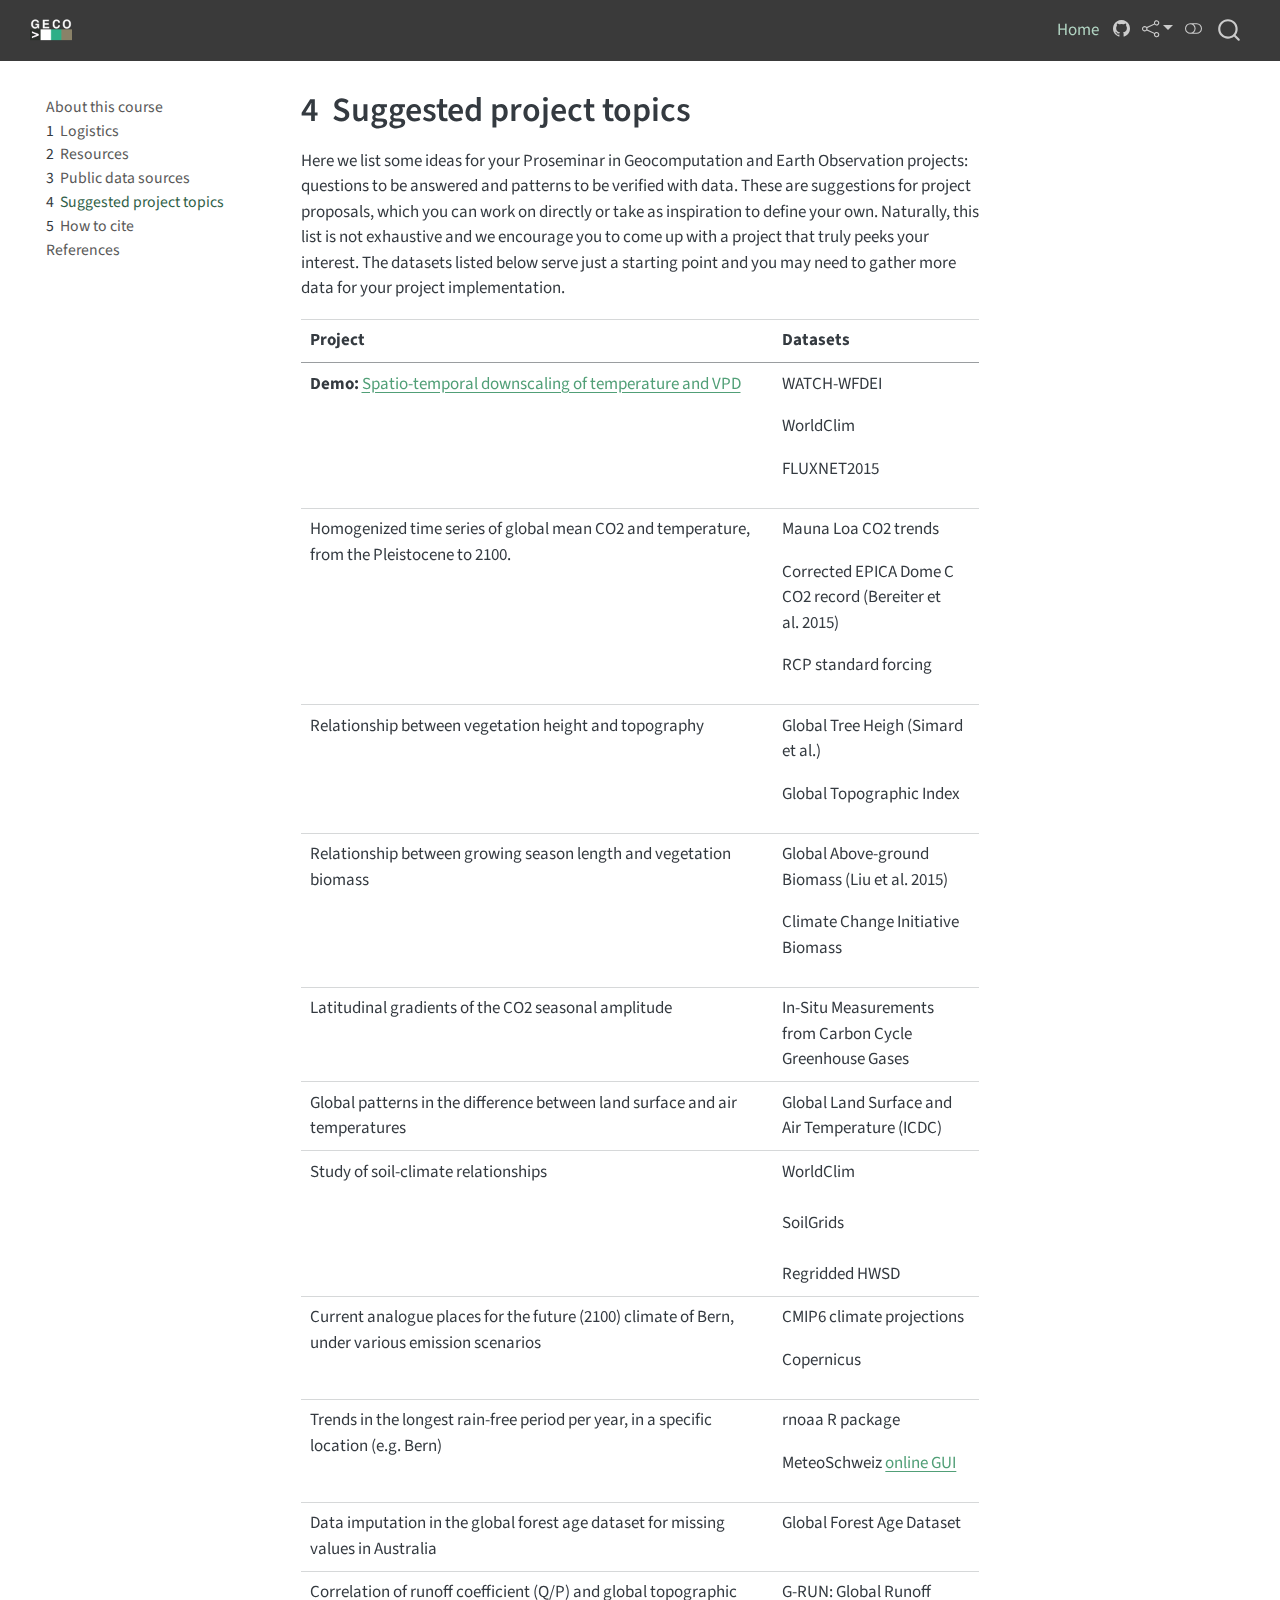
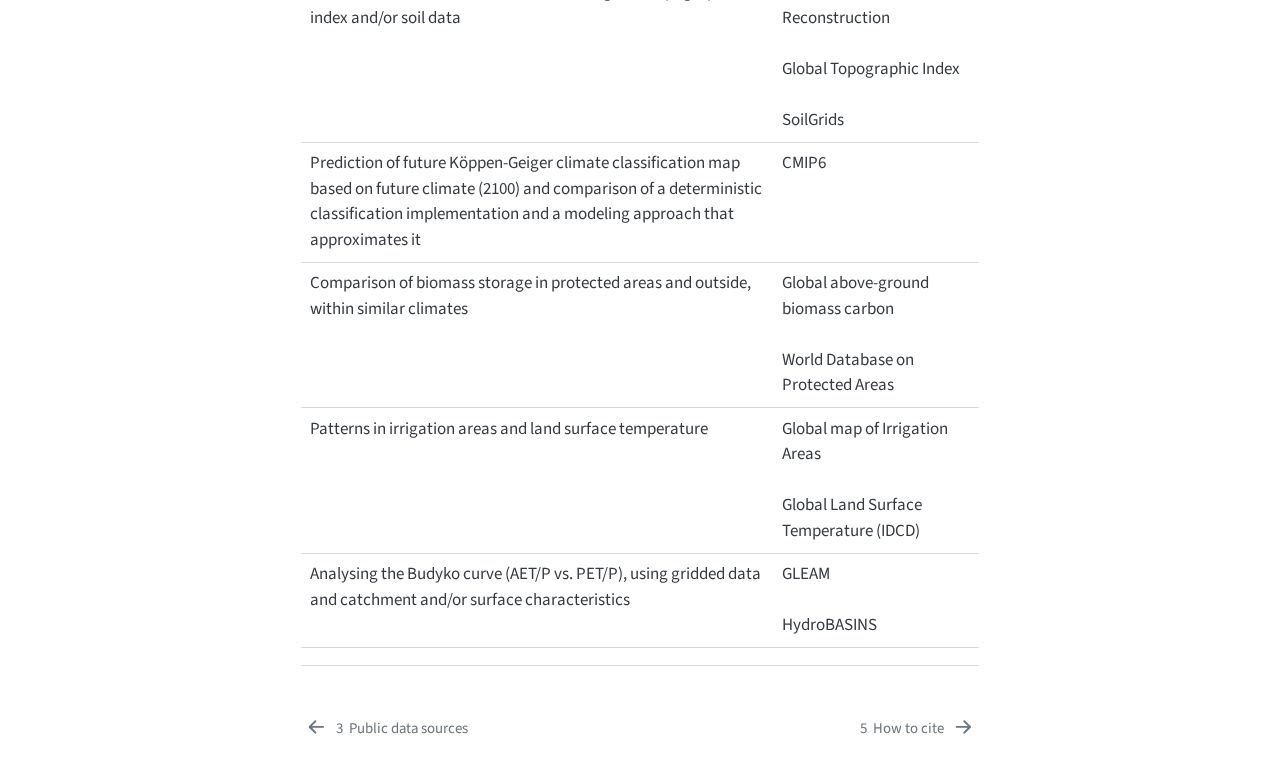
<file: project_ideas.html>
<!DOCTYPE html>
<html xmlns="http://www.w3.org/1999/xhtml" lang="en" xml:lang="en"><head>

<meta charset="utf-8">
<meta name="generator" content="quarto-1.6.40">

<meta name="viewport" content="width=device-width, initial-scale=1.0, user-scalable=yes">


<title>4&nbsp; Suggested project topics – Proseminar in Geocomputation and Earth Observation</title>
<style>
code{white-space: pre-wrap;}
span.smallcaps{font-variant: small-caps;}
div.columns{display: flex; gap: min(4vw, 1.5em);}
div.column{flex: auto; overflow-x: auto;}
div.hanging-indent{margin-left: 1.5em; text-indent: -1.5em;}
ul.task-list{list-style: none;}
ul.task-list li input[type="checkbox"] {
  width: 0.8em;
  margin: 0 0.8em 0.2em -1em; /* quarto-specific, see https://github.com/quarto-dev/quarto-cli/issues/4556 */ 
  vertical-align: middle;
}
</style>


<script src="site_libs/quarto-nav/quarto-nav.js"></script>
<script src="site_libs/quarto-nav/headroom.min.js"></script>
<script src="site_libs/clipboard/clipboard.min.js"></script>
<script src="site_libs/quarto-search/autocomplete.umd.js"></script>
<script src="site_libs/quarto-search/fuse.min.js"></script>
<script src="site_libs/quarto-search/quarto-search.js"></script>
<meta name="quarto:offset" content="./">
<link href="./citations.html" rel="next">
<link href="./public_data.html" rel="prev">
<link href="./figures/favicon.ico" rel="icon">
<script src="site_libs/quarto-html/quarto.js"></script>
<script src="site_libs/quarto-html/popper.min.js"></script>
<script src="site_libs/quarto-html/tippy.umd.min.js"></script>
<script src="site_libs/quarto-html/anchor.min.js"></script>
<link href="site_libs/quarto-html/tippy.css" rel="stylesheet">
<link href="site_libs/quarto-html/quarto-syntax-highlighting-549806ee2085284f45b00abea8c6df48.css" rel="stylesheet" class="quarto-color-scheme" id="quarto-text-highlighting-styles">
<link href="site_libs/quarto-html/quarto-syntax-highlighting-dark-8ea72dc5fed832574809a9c94082fbbb.css" rel="prefetch" class="quarto-color-scheme quarto-color-alternate" id="quarto-text-highlighting-styles">
<script src="site_libs/bootstrap/bootstrap.min.js"></script>
<link href="site_libs/bootstrap/bootstrap-icons.css" rel="stylesheet">
<link href="site_libs/bootstrap/bootstrap-f2e526a75abc17d413c930221ffb7d38.min.css" rel="stylesheet" append-hash="true" class="quarto-color-scheme" id="quarto-bootstrap" data-mode="light">
<link href="site_libs/bootstrap/bootstrap-dark-ed7e8abda2d2788c0893c9caeea0eb1f.min.css" rel="prefetch" append-hash="true" class="quarto-color-scheme quarto-color-alternate" id="quarto-bootstrap" data-mode="dark">
<script id="quarto-search-options" type="application/json">{
  "location": "navbar",
  "copy-button": false,
  "collapse-after": 3,
  "panel-placement": "end",
  "type": "overlay",
  "limit": 50,
  "keyboard-shortcut": [
    "f",
    "/",
    "s"
  ],
  "show-item-context": false,
  "language": {
    "search-no-results-text": "No results",
    "search-matching-documents-text": "matching documents",
    "search-copy-link-title": "Copy link to search",
    "search-hide-matches-text": "Hide additional matches",
    "search-more-match-text": "more match in this document",
    "search-more-matches-text": "more matches in this document",
    "search-clear-button-title": "Clear",
    "search-text-placeholder": "",
    "search-detached-cancel-button-title": "Cancel",
    "search-submit-button-title": "Submit",
    "search-label": "Search"
  }
}</script>


<meta name="twitter:title" content="4&nbsp; Suggested project topics – Proseminar in Geocomputation and Earth Observation">
<meta name="twitter:description" content="">
<meta name="twitter:card" content="summary">
</head>

<body class="nav-sidebar floating nav-fixed">

<div id="quarto-search-results"></div>
  <header id="quarto-header" class="headroom fixed-top">
    <nav class="navbar navbar-expand-lg " data-bs-theme="dark">
      <div class="navbar-container container-fluid">
      <div class="navbar-brand-container mx-auto">
    <a href="./index.html" class="navbar-brand navbar-brand-logo">
    <img src="./images/logo.png" alt="" class="navbar-logo">
    </a>
    <a class="navbar-brand" href="./index.html">
    <span class="navbar-title"></span>
    </a>
  </div>
            <div id="quarto-search" class="" title="Search"></div>
          <button class="navbar-toggler" type="button" data-bs-toggle="collapse" data-bs-target="#navbarCollapse" aria-controls="navbarCollapse" role="menu" aria-expanded="false" aria-label="Toggle navigation" onclick="if (window.quartoToggleHeadroom) { window.quartoToggleHeadroom(); }">
  <span class="navbar-toggler-icon"></span>
</button>
          <div class="collapse navbar-collapse" id="navbarCollapse">
            <ul class="navbar-nav navbar-nav-scroll ms-auto">
  <li class="nav-item">
    <a class="nav-link active" href="./index.html" aria-current="page"> 
<span class="menu-text">Home</span></a>
  </li>  
</ul>
          </div> <!-- /navcollapse -->
            <div class="quarto-navbar-tools tools-wide">
    <a href="https://github.com/geco-bern/R_book_template/" title="Source Code" class="quarto-navigation-tool px-1" aria-label="Source Code"><i class="bi bi-github"></i></a>
    <div class="dropdown">
      <a href="" title="Share" id="quarto-navigation-tool-dropdown-0" class="quarto-navigation-tool dropdown-toggle px-1" data-bs-toggle="dropdown" aria-expanded="false" role="link" aria-label="Share"><i class="bi bi-share"></i></a>
      <ul class="dropdown-menu" aria-labelledby="quarto-navigation-tool-dropdown-0">
          <li>
            <a class="dropdown-item quarto-navbar-tools-item" href="https://twitter.com/intent/tweet?url=|url|">
              <i class="bi bi-twitter pe-1"></i>
            Twitter
            </a>
          </li>
          <li>
            <a class="dropdown-item quarto-navbar-tools-item" href="https://www.facebook.com/sharer/sharer.php?u=|url|">
              <i class="bi bi-facebook pe-1"></i>
            Facebook
            </a>
          </li>
      </ul>
    </div>
  <a href="" class="quarto-color-scheme-toggle quarto-navigation-tool  px-1" onclick="window.quartoToggleColorScheme(); return false;" title="Toggle dark mode"><i class="bi"></i></a>
</div>
      </div> <!-- /container-fluid -->
    </nav>
  <nav class="quarto-secondary-nav">
    <div class="container-fluid d-flex">
      <button type="button" class="quarto-btn-toggle btn" data-bs-toggle="collapse" role="button" data-bs-target=".quarto-sidebar-collapse-item" aria-controls="quarto-sidebar" aria-expanded="false" aria-label="Toggle sidebar navigation" onclick="if (window.quartoToggleHeadroom) { window.quartoToggleHeadroom(); }">
        <i class="bi bi-layout-text-sidebar-reverse"></i>
      </button>
        <nav class="quarto-page-breadcrumbs" aria-label="breadcrumb"><ol class="breadcrumb"><li class="breadcrumb-item"><a href="./project_ideas.html"><span class="chapter-number">4</span>&nbsp; <span class="chapter-title">Suggested project topics</span></a></li></ol></nav>
        <a class="flex-grow-1" role="navigation" data-bs-toggle="collapse" data-bs-target=".quarto-sidebar-collapse-item" aria-controls="quarto-sidebar" aria-expanded="false" aria-label="Toggle sidebar navigation" onclick="if (window.quartoToggleHeadroom) { window.quartoToggleHeadroom(); }">      
        </a>
    </div>
  </nav>
</header>
<!-- content -->
<div id="quarto-content" class="quarto-container page-columns page-rows-contents page-layout-article page-navbar">
<!-- sidebar -->
  <nav id="quarto-sidebar" class="sidebar collapse collapse-horizontal quarto-sidebar-collapse-item sidebar-navigation floating overflow-auto">
    <div class="sidebar-menu-container"> 
    <ul class="list-unstyled mt-1">
        <li class="sidebar-item">
  <div class="sidebar-item-container"> 
  <a href="./index.html" class="sidebar-item-text sidebar-link">
 <span class="menu-text">About this course</span></a>
  </div>
</li>
        <li class="sidebar-item">
  <div class="sidebar-item-container"> 
  <a href="./logistics.html" class="sidebar-item-text sidebar-link">
 <span class="menu-text"><span class="chapter-number">1</span>&nbsp; <span class="chapter-title">Logistics</span></span></a>
  </div>
</li>
        <li class="sidebar-item">
  <div class="sidebar-item-container"> 
  <a href="./resources.html" class="sidebar-item-text sidebar-link">
 <span class="menu-text"><span class="chapter-number">2</span>&nbsp; <span class="chapter-title">Resources</span></span></a>
  </div>
</li>
        <li class="sidebar-item">
  <div class="sidebar-item-container"> 
  <a href="./public_data.html" class="sidebar-item-text sidebar-link">
 <span class="menu-text"><span class="chapter-number">3</span>&nbsp; <span class="chapter-title">Public data sources</span></span></a>
  </div>
</li>
        <li class="sidebar-item">
  <div class="sidebar-item-container"> 
  <a href="./project_ideas.html" class="sidebar-item-text sidebar-link active">
 <span class="menu-text"><span class="chapter-number">4</span>&nbsp; <span class="chapter-title">Suggested project topics</span></span></a>
  </div>
</li>
        <li class="sidebar-item">
  <div class="sidebar-item-container"> 
  <a href="./citations.html" class="sidebar-item-text sidebar-link">
 <span class="menu-text"><span class="chapter-number">5</span>&nbsp; <span class="chapter-title">How to cite</span></span></a>
  </div>
</li>
        <li class="sidebar-item">
  <div class="sidebar-item-container"> 
  <a href="./references.html" class="sidebar-item-text sidebar-link">
 <span class="menu-text">References</span></a>
  </div>
</li>
    </ul>
    </div>
</nav>
<div id="quarto-sidebar-glass" class="quarto-sidebar-collapse-item" data-bs-toggle="collapse" data-bs-target=".quarto-sidebar-collapse-item"></div>
<!-- margin-sidebar -->
    <div id="quarto-margin-sidebar" class="sidebar margin-sidebar zindex-bottom">
        
    </div>
<!-- main -->
<main class="content" id="quarto-document-content">

<header id="title-block-header" class="quarto-title-block default">
<div class="quarto-title">
<h1 class="title"><span id="sec-topics" class="quarto-section-identifier"><span class="chapter-number">4</span>&nbsp; <span class="chapter-title">Suggested project topics</span></span></h1>
</div>



<div class="quarto-title-meta">

    
  
    
  </div>
  


</header>


<p>Here we list some ideas for your Proseminar in Geocomputation and Earth Observation projects: questions to be answered and patterns to be verified with data. These are suggestions for project proposals, which you can work on directly or take as inspiration to define your own. Naturally, this list is not exhaustive and we encourage you to come up with a project that truly peeks your interest. The datasets listed below serve just a starting point and you may need to gather more data for your project implementation.</p>
<table class="caption-top table">
<thead>
<tr class="header">
<th>Project</th>
<th>Datasets</th>
</tr>
</thead>
<tbody>
<tr class="odd">
<td><strong>Demo:</strong> <a href="https://github.com/pepaaran/agds_proseminar_example">Spatio-temporal downscaling of temperature and VPD</a><br>
</td>
<td><p>WATCH-WFDEI</p>
<p>WorldClim</p>
<p>FLUXNET2015</p></td>
</tr>
<tr class="even">
<td>Homogenized time series of global mean CO2 and temperature, from the Pleistocene to 2100.</td>
<td><p>Mauna Loa CO2 trends</p>
<p>Corrected EPICA Dome C CO2 record (Bereiter et al.&nbsp;2015)</p>
<p>RCP standard forcing</p></td>
</tr>
<tr class="odd">
<td>Relationship between vegetation height and topography</td>
<td><p>Global Tree Heigh (Simard et al.)</p>
<p>Global Topographic Index</p></td>
</tr>
<tr class="even">
<td>Relationship between growing season length and vegetation biomass</td>
<td><p>Global Above-ground Biomass (Liu et al.&nbsp;2015)</p>
<p>Climate Change Initiative Biomass</p></td>
</tr>
<tr class="odd">
<td>Latitudinal gradients of the CO2 seasonal amplitude</td>
<td>In-Situ Measurements from Carbon Cycle Greenhouse Gases</td>
</tr>
<tr class="even">
<td>Global patterns in the difference between land surface and air temperatures</td>
<td>Global Land Surface and Air Temperature (ICDC)</td>
</tr>
<tr class="odd">
<td>Study of soil-climate relationships</td>
<td>WorldClim<br>
<br>
SoilGrids<br>
<br>
Regridded HWSD</td>
</tr>
<tr class="even">
<td>Current analogue places for the future (2100) climate of Bern, under various emission scenarios</td>
<td><p>CMIP6 climate projections</p>
<p>Copernicus</p></td>
</tr>
<tr class="odd">
<td>Trends in the longest rain-free period per year, in a specific location (e.g.&nbsp;Bern)</td>
<td><p>rnoaa R package</p>
<p>MeteoSchweiz <a href="https://www.meteoschweiz.admin.ch/service-und-publikationen/applikationen/messwerte-und-messnetze.html#param=messnetz-klima&amp;lang=de">online GUI</a></p></td>
</tr>
<tr class="even">
<td>Data imputation in the global forest age dataset for missing values in Australia</td>
<td>Global Forest Age Dataset</td>
</tr>
<tr class="odd">
<td>Correlation of runoff coefficient (Q/P) and global topographic index and/or soil data</td>
<td>G-RUN: Global Runoff Reconstruction<br>
<br>
Global Topographic Index<br>
<br>
SoilGrids</td>
</tr>
<tr class="even">
<td>Prediction of future Köppen-Geiger climate classification map based on future climate (2100) and comparison of a deterministic classification implementation and a modeling approach that approximates it</td>
<td>CMIP6</td>
</tr>
<tr class="odd">
<td>Comparison of biomass storage in protected areas and outside, within similar climates</td>
<td>Global above-ground biomass carbon<br>
<br>
World Database on Protected Areas</td>
</tr>
<tr class="even">
<td>Patterns in irrigation areas and land surface temperature</td>
<td>Global map of Irrigation Areas<br>
<br>
Global Land Surface Temperature (IDCD)</td>
</tr>
<tr class="odd">
<td>Analysing the Budyko curve (AET/P vs.&nbsp;PET/P), using gridded data and catchment and/or surface characteristics</td>
<td>GLEAM<br>
<br>
HydroBASINS</td>
</tr>
<tr class="even">
<td></td>
<td></td>
</tr>
</tbody>
</table>



</main> <!-- /main -->
<script id="quarto-html-after-body" type="application/javascript">
window.document.addEventListener("DOMContentLoaded", function (event) {
  const toggleBodyColorMode = (bsSheetEl) => {
    const mode = bsSheetEl.getAttribute("data-mode");
    const bodyEl = window.document.querySelector("body");
    if (mode === "dark") {
      bodyEl.classList.add("quarto-dark");
      bodyEl.classList.remove("quarto-light");
    } else {
      bodyEl.classList.add("quarto-light");
      bodyEl.classList.remove("quarto-dark");
    }
  }
  const toggleBodyColorPrimary = () => {
    const bsSheetEl = window.document.querySelector("link#quarto-bootstrap");
    if (bsSheetEl) {
      toggleBodyColorMode(bsSheetEl);
    }
  }
  toggleBodyColorPrimary();  
  const disableStylesheet = (stylesheets) => {
    for (let i=0; i < stylesheets.length; i++) {
      const stylesheet = stylesheets[i];
      stylesheet.rel = 'prefetch';
    }
  }
  const enableStylesheet = (stylesheets) => {
    for (let i=0; i < stylesheets.length; i++) {
      const stylesheet = stylesheets[i];
      stylesheet.rel = 'stylesheet';
    }
  }
  const manageTransitions = (selector, allowTransitions) => {
    const els = window.document.querySelectorAll(selector);
    for (let i=0; i < els.length; i++) {
      const el = els[i];
      if (allowTransitions) {
        el.classList.remove('notransition');
      } else {
        el.classList.add('notransition');
      }
    }
  }
  const toggleGiscusIfUsed = (isAlternate, darkModeDefault) => {
    const baseTheme = document.querySelector('#giscus-base-theme')?.value ?? 'light';
    const alternateTheme = document.querySelector('#giscus-alt-theme')?.value ?? 'dark';
    let newTheme = '';
    if(darkModeDefault) {
      newTheme = isAlternate ? baseTheme : alternateTheme;
    } else {
      newTheme = isAlternate ? alternateTheme : baseTheme;
    }
    const changeGiscusTheme = () => {
      // From: https://github.com/giscus/giscus/issues/336
      const sendMessage = (message) => {
        const iframe = document.querySelector('iframe.giscus-frame');
        if (!iframe) return;
        iframe.contentWindow.postMessage({ giscus: message }, 'https://giscus.app');
      }
      sendMessage({
        setConfig: {
          theme: newTheme
        }
      });
    }
    const isGiscussLoaded = window.document.querySelector('iframe.giscus-frame') !== null;
    if (isGiscussLoaded) {
      changeGiscusTheme();
    }
  }
  const toggleColorMode = (alternate) => {
    // Switch the stylesheets
    const alternateStylesheets = window.document.querySelectorAll('link.quarto-color-scheme.quarto-color-alternate');
    manageTransitions('#quarto-margin-sidebar .nav-link', false);
    if (alternate) {
      enableStylesheet(alternateStylesheets);
      for (const sheetNode of alternateStylesheets) {
        if (sheetNode.id === "quarto-bootstrap") {
          toggleBodyColorMode(sheetNode);
        }
      }
    } else {
      disableStylesheet(alternateStylesheets);
      toggleBodyColorPrimary();
    }
    manageTransitions('#quarto-margin-sidebar .nav-link', true);
    // Switch the toggles
    const toggles = window.document.querySelectorAll('.quarto-color-scheme-toggle');
    for (let i=0; i < toggles.length; i++) {
      const toggle = toggles[i];
      if (toggle) {
        if (alternate) {
          toggle.classList.add("alternate");     
        } else {
          toggle.classList.remove("alternate");
        }
      }
    }
    // Hack to workaround the fact that safari doesn't
    // properly recolor the scrollbar when toggling (#1455)
    if (navigator.userAgent.indexOf('Safari') > 0 && navigator.userAgent.indexOf('Chrome') == -1) {
      manageTransitions("body", false);
      window.scrollTo(0, 1);
      setTimeout(() => {
        window.scrollTo(0, 0);
        manageTransitions("body", true);
      }, 40);  
    }
  }
  const isFileUrl = () => { 
    return window.location.protocol === 'file:';
  }
  const hasAlternateSentinel = () => {  
    let styleSentinel = getColorSchemeSentinel();
    if (styleSentinel !== null) {
      return styleSentinel === "alternate";
    } else {
      return false;
    }
  }
  const setStyleSentinel = (alternate) => {
    const value = alternate ? "alternate" : "default";
    if (!isFileUrl()) {
      window.localStorage.setItem("quarto-color-scheme", value);
    } else {
      localAlternateSentinel = value;
    }
  }
  const getColorSchemeSentinel = () => {
    if (!isFileUrl()) {
      const storageValue = window.localStorage.getItem("quarto-color-scheme");
      return storageValue != null ? storageValue : localAlternateSentinel;
    } else {
      return localAlternateSentinel;
    }
  }
  const darkModeDefault = false;
  let localAlternateSentinel = darkModeDefault ? 'alternate' : 'default';
  // Dark / light mode switch
  window.quartoToggleColorScheme = () => {
    // Read the current dark / light value 
    let toAlternate = !hasAlternateSentinel();
    toggleColorMode(toAlternate);
    setStyleSentinel(toAlternate);
    toggleGiscusIfUsed(toAlternate, darkModeDefault);
  };
  // Ensure there is a toggle, if there isn't float one in the top right
  if (window.document.querySelector('.quarto-color-scheme-toggle') === null) {
    const a = window.document.createElement('a');
    a.classList.add('top-right');
    a.classList.add('quarto-color-scheme-toggle');
    a.href = "";
    a.onclick = function() { try { window.quartoToggleColorScheme(); } catch {} return false; };
    const i = window.document.createElement("i");
    i.classList.add('bi');
    a.appendChild(i);
    window.document.body.appendChild(a);
  }
  // Switch to dark mode if need be
  if (hasAlternateSentinel()) {
    toggleColorMode(true);
  } else {
    toggleColorMode(false);
  }
  const icon = "";
  const anchorJS = new window.AnchorJS();
  anchorJS.options = {
    placement: 'right',
    icon: icon
  };
  anchorJS.add('.anchored');
  const isCodeAnnotation = (el) => {
    for (const clz of el.classList) {
      if (clz.startsWith('code-annotation-')) {                     
        return true;
      }
    }
    return false;
  }
  const onCopySuccess = function(e) {
    // button target
    const button = e.trigger;
    // don't keep focus
    button.blur();
    // flash "checked"
    button.classList.add('code-copy-button-checked');
    var currentTitle = button.getAttribute("title");
    button.setAttribute("title", "Copied!");
    let tooltip;
    if (window.bootstrap) {
      button.setAttribute("data-bs-toggle", "tooltip");
      button.setAttribute("data-bs-placement", "left");
      button.setAttribute("data-bs-title", "Copied!");
      tooltip = new bootstrap.Tooltip(button, 
        { trigger: "manual", 
          customClass: "code-copy-button-tooltip",
          offset: [0, -8]});
      tooltip.show();    
    }
    setTimeout(function() {
      if (tooltip) {
        tooltip.hide();
        button.removeAttribute("data-bs-title");
        button.removeAttribute("data-bs-toggle");
        button.removeAttribute("data-bs-placement");
      }
      button.setAttribute("title", currentTitle);
      button.classList.remove('code-copy-button-checked');
    }, 1000);
    // clear code selection
    e.clearSelection();
  }
  const getTextToCopy = function(trigger) {
      const codeEl = trigger.previousElementSibling.cloneNode(true);
      for (const childEl of codeEl.children) {
        if (isCodeAnnotation(childEl)) {
          childEl.remove();
        }
      }
      return codeEl.innerText;
  }
  const clipboard = new window.ClipboardJS('.code-copy-button:not([data-in-quarto-modal])', {
    text: getTextToCopy
  });
  clipboard.on('success', onCopySuccess);
  if (window.document.getElementById('quarto-embedded-source-code-modal')) {
    const clipboardModal = new window.ClipboardJS('.code-copy-button[data-in-quarto-modal]', {
      text: getTextToCopy,
      container: window.document.getElementById('quarto-embedded-source-code-modal')
    });
    clipboardModal.on('success', onCopySuccess);
  }
    var localhostRegex = new RegExp(/^(?:http|https):\/\/localhost\:?[0-9]*\//);
    var mailtoRegex = new RegExp(/^mailto:/);
      var filterRegex = new RegExp('/' + window.location.host + '/');
    var isInternal = (href) => {
        return filterRegex.test(href) || localhostRegex.test(href) || mailtoRegex.test(href);
    }
    // Inspect non-navigation links and adorn them if external
 	var links = window.document.querySelectorAll('a[href]:not(.nav-link):not(.navbar-brand):not(.toc-action):not(.sidebar-link):not(.sidebar-item-toggle):not(.pagination-link):not(.no-external):not([aria-hidden]):not(.dropdown-item):not(.quarto-navigation-tool):not(.about-link)');
    for (var i=0; i<links.length; i++) {
      const link = links[i];
      if (!isInternal(link.href)) {
        // undo the damage that might have been done by quarto-nav.js in the case of
        // links that we want to consider external
        if (link.dataset.originalHref !== undefined) {
          link.href = link.dataset.originalHref;
        }
      }
    }
  function tippyHover(el, contentFn, onTriggerFn, onUntriggerFn) {
    const config = {
      allowHTML: true,
      maxWidth: 500,
      delay: 100,
      arrow: false,
      appendTo: function(el) {
          return el.parentElement;
      },
      interactive: true,
      interactiveBorder: 10,
      theme: 'quarto',
      placement: 'bottom-start',
    };
    if (contentFn) {
      config.content = contentFn;
    }
    if (onTriggerFn) {
      config.onTrigger = onTriggerFn;
    }
    if (onUntriggerFn) {
      config.onUntrigger = onUntriggerFn;
    }
    window.tippy(el, config); 
  }
  const noterefs = window.document.querySelectorAll('a[role="doc-noteref"]');
  for (var i=0; i<noterefs.length; i++) {
    const ref = noterefs[i];
    tippyHover(ref, function() {
      // use id or data attribute instead here
      let href = ref.getAttribute('data-footnote-href') || ref.getAttribute('href');
      try { href = new URL(href).hash; } catch {}
      const id = href.replace(/^#\/?/, "");
      const note = window.document.getElementById(id);
      if (note) {
        return note.innerHTML;
      } else {
        return "";
      }
    });
  }
  const xrefs = window.document.querySelectorAll('a.quarto-xref');
  const processXRef = (id, note) => {
    // Strip column container classes
    const stripColumnClz = (el) => {
      el.classList.remove("page-full", "page-columns");
      if (el.children) {
        for (const child of el.children) {
          stripColumnClz(child);
        }
      }
    }
    stripColumnClz(note)
    if (id === null || id.startsWith('sec-')) {
      // Special case sections, only their first couple elements
      const container = document.createElement("div");
      if (note.children && note.children.length > 2) {
        container.appendChild(note.children[0].cloneNode(true));
        for (let i = 1; i < note.children.length; i++) {
          const child = note.children[i];
          if (child.tagName === "P" && child.innerText === "") {
            continue;
          } else {
            container.appendChild(child.cloneNode(true));
            break;
          }
        }
        if (window.Quarto?.typesetMath) {
          window.Quarto.typesetMath(container);
        }
        return container.innerHTML
      } else {
        if (window.Quarto?.typesetMath) {
          window.Quarto.typesetMath(note);
        }
        return note.innerHTML;
      }
    } else {
      // Remove any anchor links if they are present
      const anchorLink = note.querySelector('a.anchorjs-link');
      if (anchorLink) {
        anchorLink.remove();
      }
      if (window.Quarto?.typesetMath) {
        window.Quarto.typesetMath(note);
      }
      if (note.classList.contains("callout")) {
        return note.outerHTML;
      } else {
        return note.innerHTML;
      }
    }
  }
  for (var i=0; i<xrefs.length; i++) {
    const xref = xrefs[i];
    tippyHover(xref, undefined, function(instance) {
      instance.disable();
      let url = xref.getAttribute('href');
      let hash = undefined; 
      if (url.startsWith('#')) {
        hash = url;
      } else {
        try { hash = new URL(url).hash; } catch {}
      }
      if (hash) {
        const id = hash.replace(/^#\/?/, "");
        const note = window.document.getElementById(id);
        if (note !== null) {
          try {
            const html = processXRef(id, note.cloneNode(true));
            instance.setContent(html);
          } finally {
            instance.enable();
            instance.show();
          }
        } else {
          // See if we can fetch this
          fetch(url.split('#')[0])
          .then(res => res.text())
          .then(html => {
            const parser = new DOMParser();
            const htmlDoc = parser.parseFromString(html, "text/html");
            const note = htmlDoc.getElementById(id);
            if (note !== null) {
              const html = processXRef(id, note);
              instance.setContent(html);
            } 
          }).finally(() => {
            instance.enable();
            instance.show();
          });
        }
      } else {
        // See if we can fetch a full url (with no hash to target)
        // This is a special case and we should probably do some content thinning / targeting
        fetch(url)
        .then(res => res.text())
        .then(html => {
          const parser = new DOMParser();
          const htmlDoc = parser.parseFromString(html, "text/html");
          const note = htmlDoc.querySelector('main.content');
          if (note !== null) {
            // This should only happen for chapter cross references
            // (since there is no id in the URL)
            // remove the first header
            if (note.children.length > 0 && note.children[0].tagName === "HEADER") {
              note.children[0].remove();
            }
            const html = processXRef(null, note);
            instance.setContent(html);
          } 
        }).finally(() => {
          instance.enable();
          instance.show();
        });
      }
    }, function(instance) {
    });
  }
      let selectedAnnoteEl;
      const selectorForAnnotation = ( cell, annotation) => {
        let cellAttr = 'data-code-cell="' + cell + '"';
        let lineAttr = 'data-code-annotation="' +  annotation + '"';
        const selector = 'span[' + cellAttr + '][' + lineAttr + ']';
        return selector;
      }
      const selectCodeLines = (annoteEl) => {
        const doc = window.document;
        const targetCell = annoteEl.getAttribute("data-target-cell");
        const targetAnnotation = annoteEl.getAttribute("data-target-annotation");
        const annoteSpan = window.document.querySelector(selectorForAnnotation(targetCell, targetAnnotation));
        const lines = annoteSpan.getAttribute("data-code-lines").split(",");
        const lineIds = lines.map((line) => {
          return targetCell + "-" + line;
        })
        let top = null;
        let height = null;
        let parent = null;
        if (lineIds.length > 0) {
            //compute the position of the single el (top and bottom and make a div)
            const el = window.document.getElementById(lineIds[0]);
            top = el.offsetTop;
            height = el.offsetHeight;
            parent = el.parentElement.parentElement;
          if (lineIds.length > 1) {
            const lastEl = window.document.getElementById(lineIds[lineIds.length - 1]);
            const bottom = lastEl.offsetTop + lastEl.offsetHeight;
            height = bottom - top;
          }
          if (top !== null && height !== null && parent !== null) {
            // cook up a div (if necessary) and position it 
            let div = window.document.getElementById("code-annotation-line-highlight");
            if (div === null) {
              div = window.document.createElement("div");
              div.setAttribute("id", "code-annotation-line-highlight");
              div.style.position = 'absolute';
              parent.appendChild(div);
            }
            div.style.top = top - 2 + "px";
            div.style.height = height + 4 + "px";
            div.style.left = 0;
            let gutterDiv = window.document.getElementById("code-annotation-line-highlight-gutter");
            if (gutterDiv === null) {
              gutterDiv = window.document.createElement("div");
              gutterDiv.setAttribute("id", "code-annotation-line-highlight-gutter");
              gutterDiv.style.position = 'absolute';
              const codeCell = window.document.getElementById(targetCell);
              const gutter = codeCell.querySelector('.code-annotation-gutter');
              gutter.appendChild(gutterDiv);
            }
            gutterDiv.style.top = top - 2 + "px";
            gutterDiv.style.height = height + 4 + "px";
          }
          selectedAnnoteEl = annoteEl;
        }
      };
      const unselectCodeLines = () => {
        const elementsIds = ["code-annotation-line-highlight", "code-annotation-line-highlight-gutter"];
        elementsIds.forEach((elId) => {
          const div = window.document.getElementById(elId);
          if (div) {
            div.remove();
          }
        });
        selectedAnnoteEl = undefined;
      };
        // Handle positioning of the toggle
    window.addEventListener(
      "resize",
      throttle(() => {
        elRect = undefined;
        if (selectedAnnoteEl) {
          selectCodeLines(selectedAnnoteEl);
        }
      }, 10)
    );
    function throttle(fn, ms) {
    let throttle = false;
    let timer;
      return (...args) => {
        if(!throttle) { // first call gets through
            fn.apply(this, args);
            throttle = true;
        } else { // all the others get throttled
            if(timer) clearTimeout(timer); // cancel #2
            timer = setTimeout(() => {
              fn.apply(this, args);
              timer = throttle = false;
            }, ms);
        }
      };
    }
      // Attach click handler to the DT
      const annoteDls = window.document.querySelectorAll('dt[data-target-cell]');
      for (const annoteDlNode of annoteDls) {
        annoteDlNode.addEventListener('click', (event) => {
          const clickedEl = event.target;
          if (clickedEl !== selectedAnnoteEl) {
            unselectCodeLines();
            const activeEl = window.document.querySelector('dt[data-target-cell].code-annotation-active');
            if (activeEl) {
              activeEl.classList.remove('code-annotation-active');
            }
            selectCodeLines(clickedEl);
            clickedEl.classList.add('code-annotation-active');
          } else {
            // Unselect the line
            unselectCodeLines();
            clickedEl.classList.remove('code-annotation-active');
          }
        });
      }
  const findCites = (el) => {
    const parentEl = el.parentElement;
    if (parentEl) {
      const cites = parentEl.dataset.cites;
      if (cites) {
        return {
          el,
          cites: cites.split(' ')
        };
      } else {
        return findCites(el.parentElement)
      }
    } else {
      return undefined;
    }
  };
  var bibliorefs = window.document.querySelectorAll('a[role="doc-biblioref"]');
  for (var i=0; i<bibliorefs.length; i++) {
    const ref = bibliorefs[i];
    const citeInfo = findCites(ref);
    if (citeInfo) {
      tippyHover(citeInfo.el, function() {
        var popup = window.document.createElement('div');
        citeInfo.cites.forEach(function(cite) {
          var citeDiv = window.document.createElement('div');
          citeDiv.classList.add('hanging-indent');
          citeDiv.classList.add('csl-entry');
          var biblioDiv = window.document.getElementById('ref-' + cite);
          if (biblioDiv) {
            citeDiv.innerHTML = biblioDiv.innerHTML;
          }
          popup.appendChild(citeDiv);
        });
        return popup.innerHTML;
      });
    }
  }
});
</script>
<nav class="page-navigation">
  <div class="nav-page nav-page-previous">
      <a href="./public_data.html" class="pagination-link" aria-label="Public data sources">
        <i class="bi bi-arrow-left-short"></i> <span class="nav-page-text"><span class="chapter-number">3</span>&nbsp; <span class="chapter-title">Public data sources</span></span>
      </a>          
  </div>
  <div class="nav-page nav-page-next">
      <a href="./citations.html" class="pagination-link" aria-label="How to cite">
        <span class="nav-page-text"><span class="chapter-number">5</span>&nbsp; <span class="chapter-title">How to cite</span></span> <i class="bi bi-arrow-right-short"></i>
      </a>
  </div>
</nav>
</div> <!-- /content -->




</body></html>
</file>
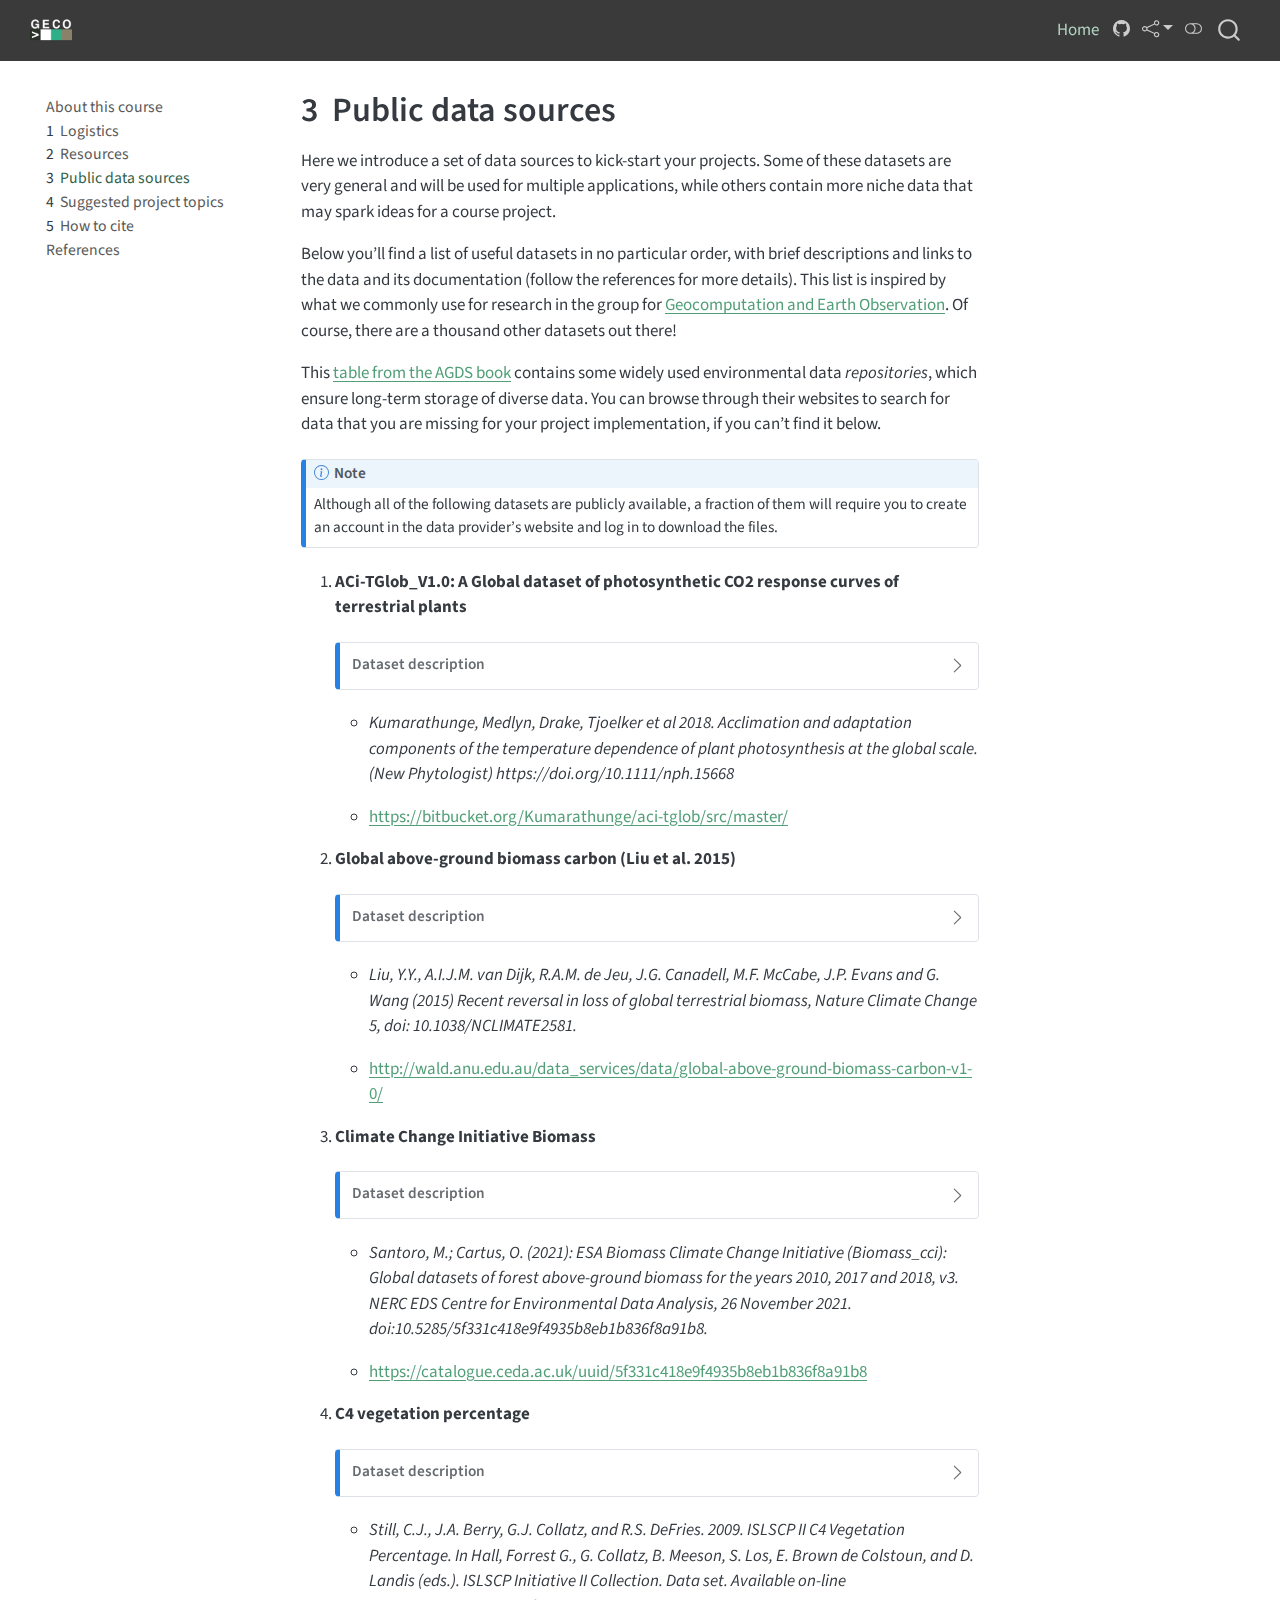
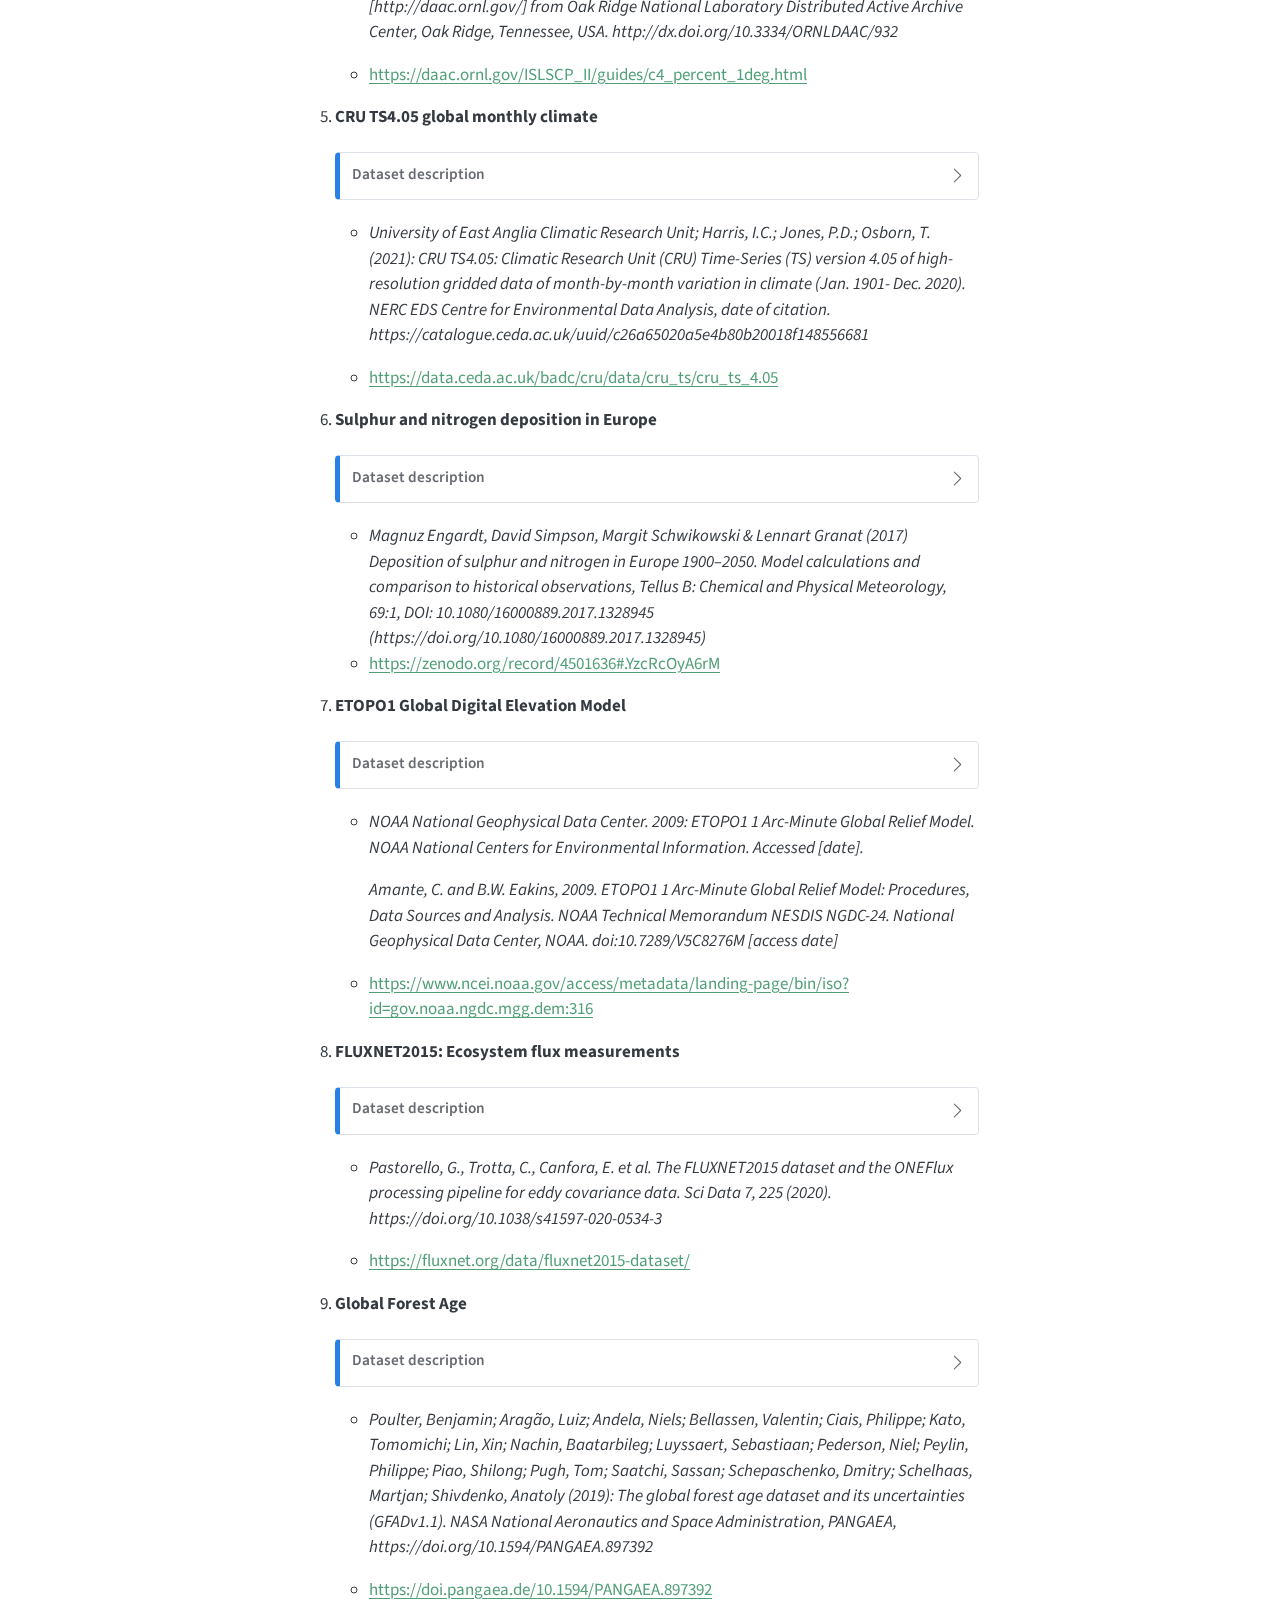
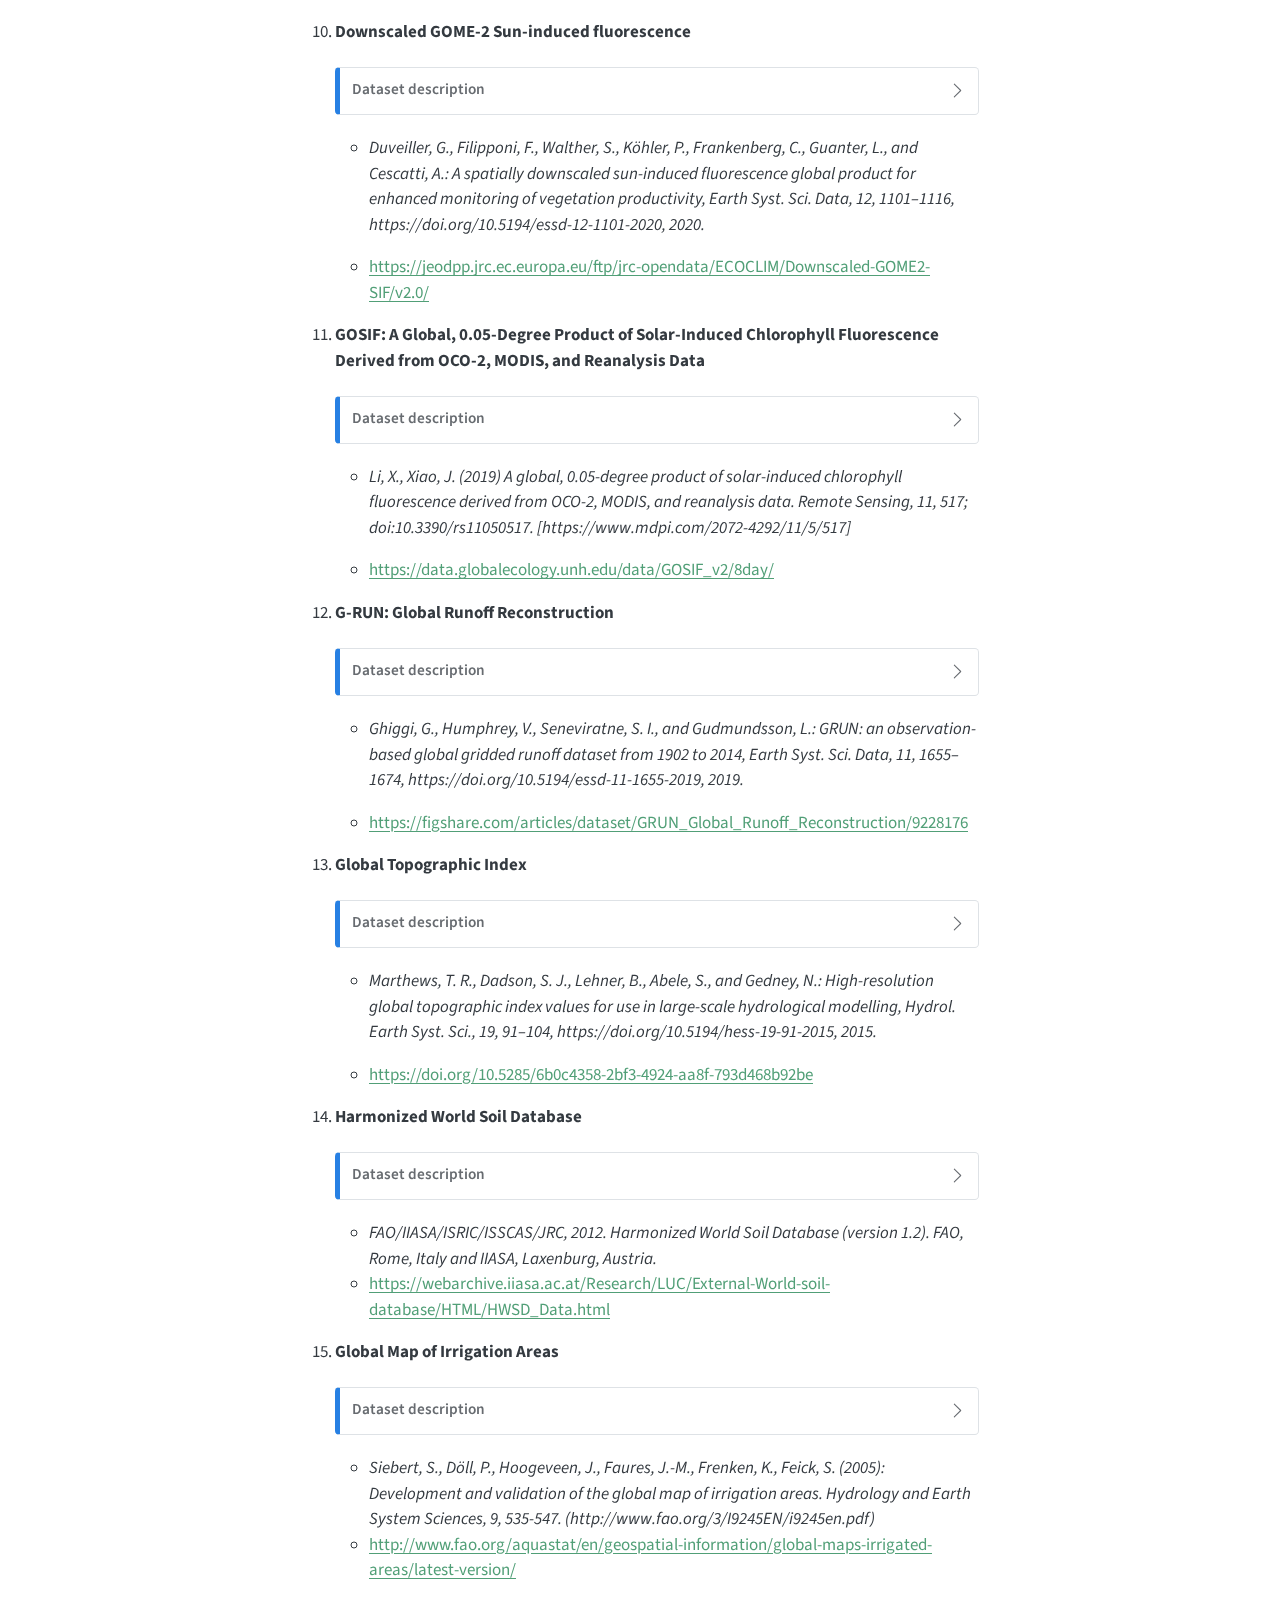
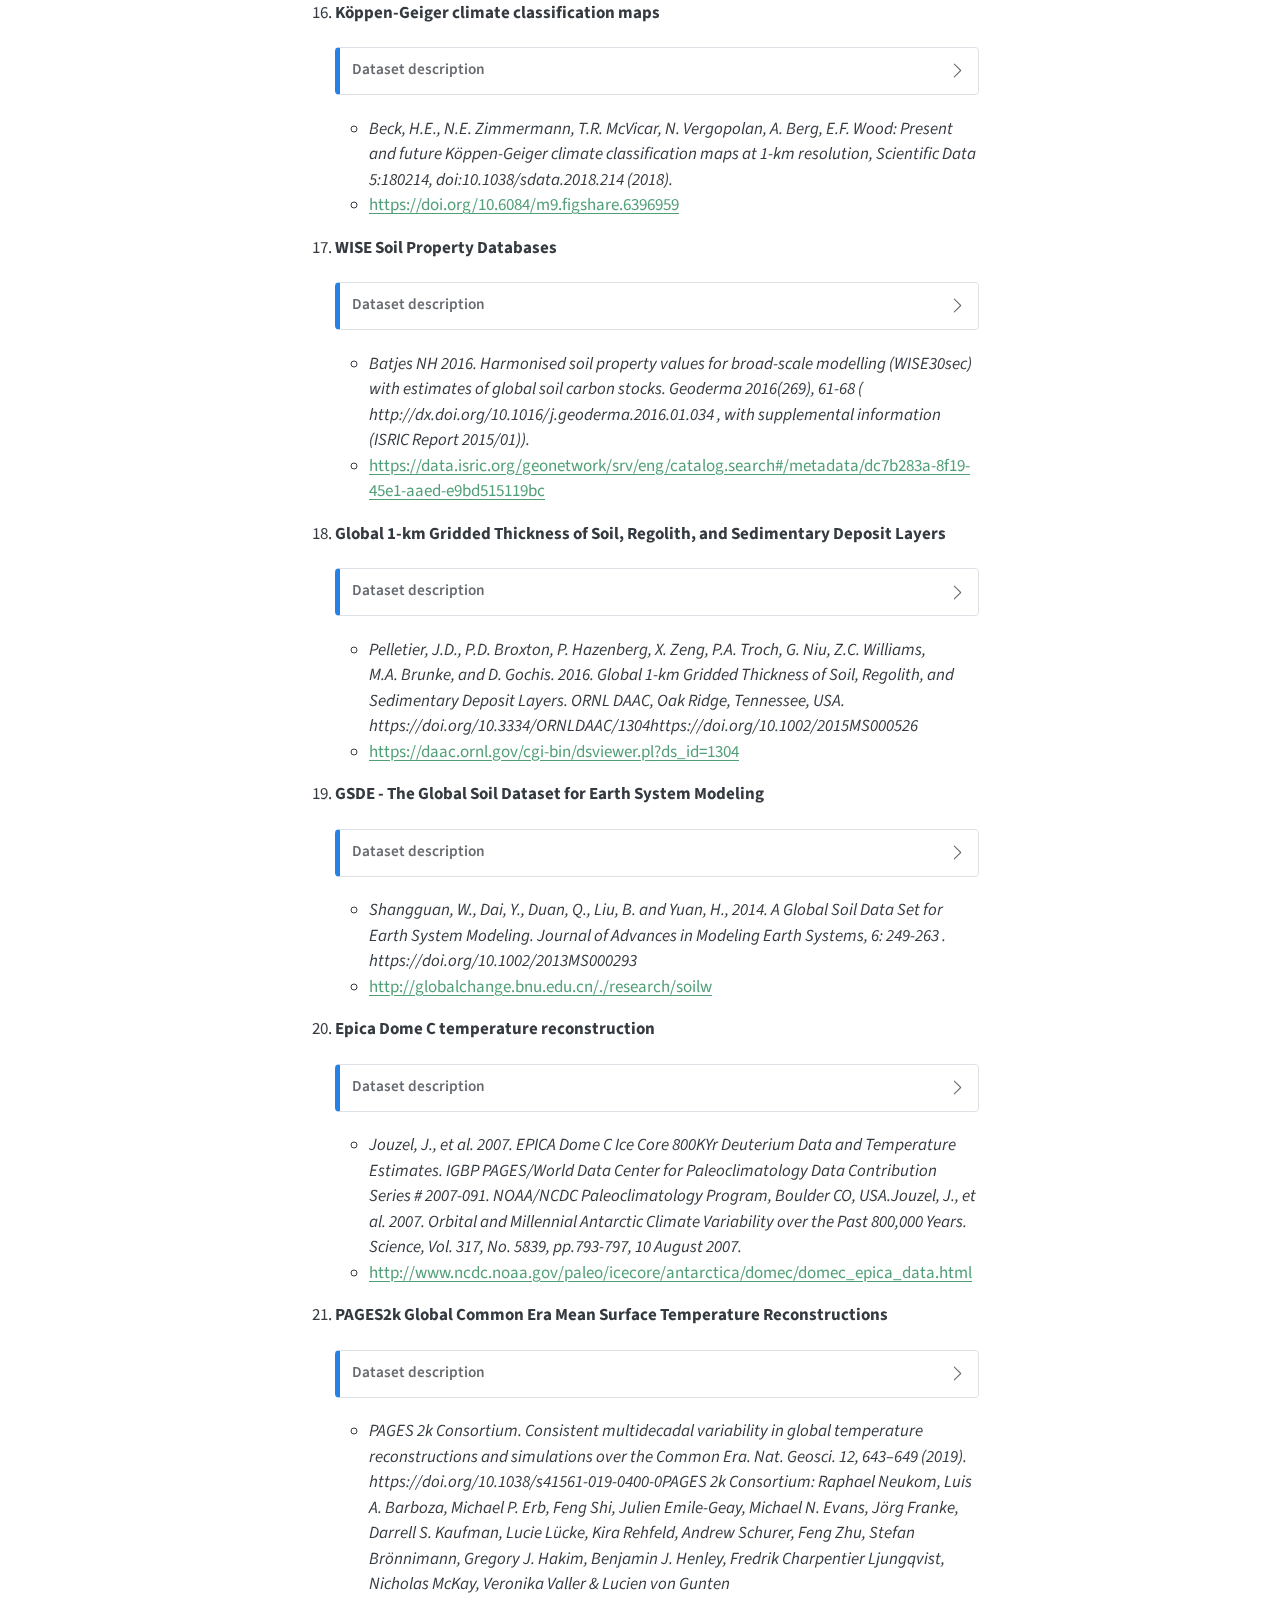
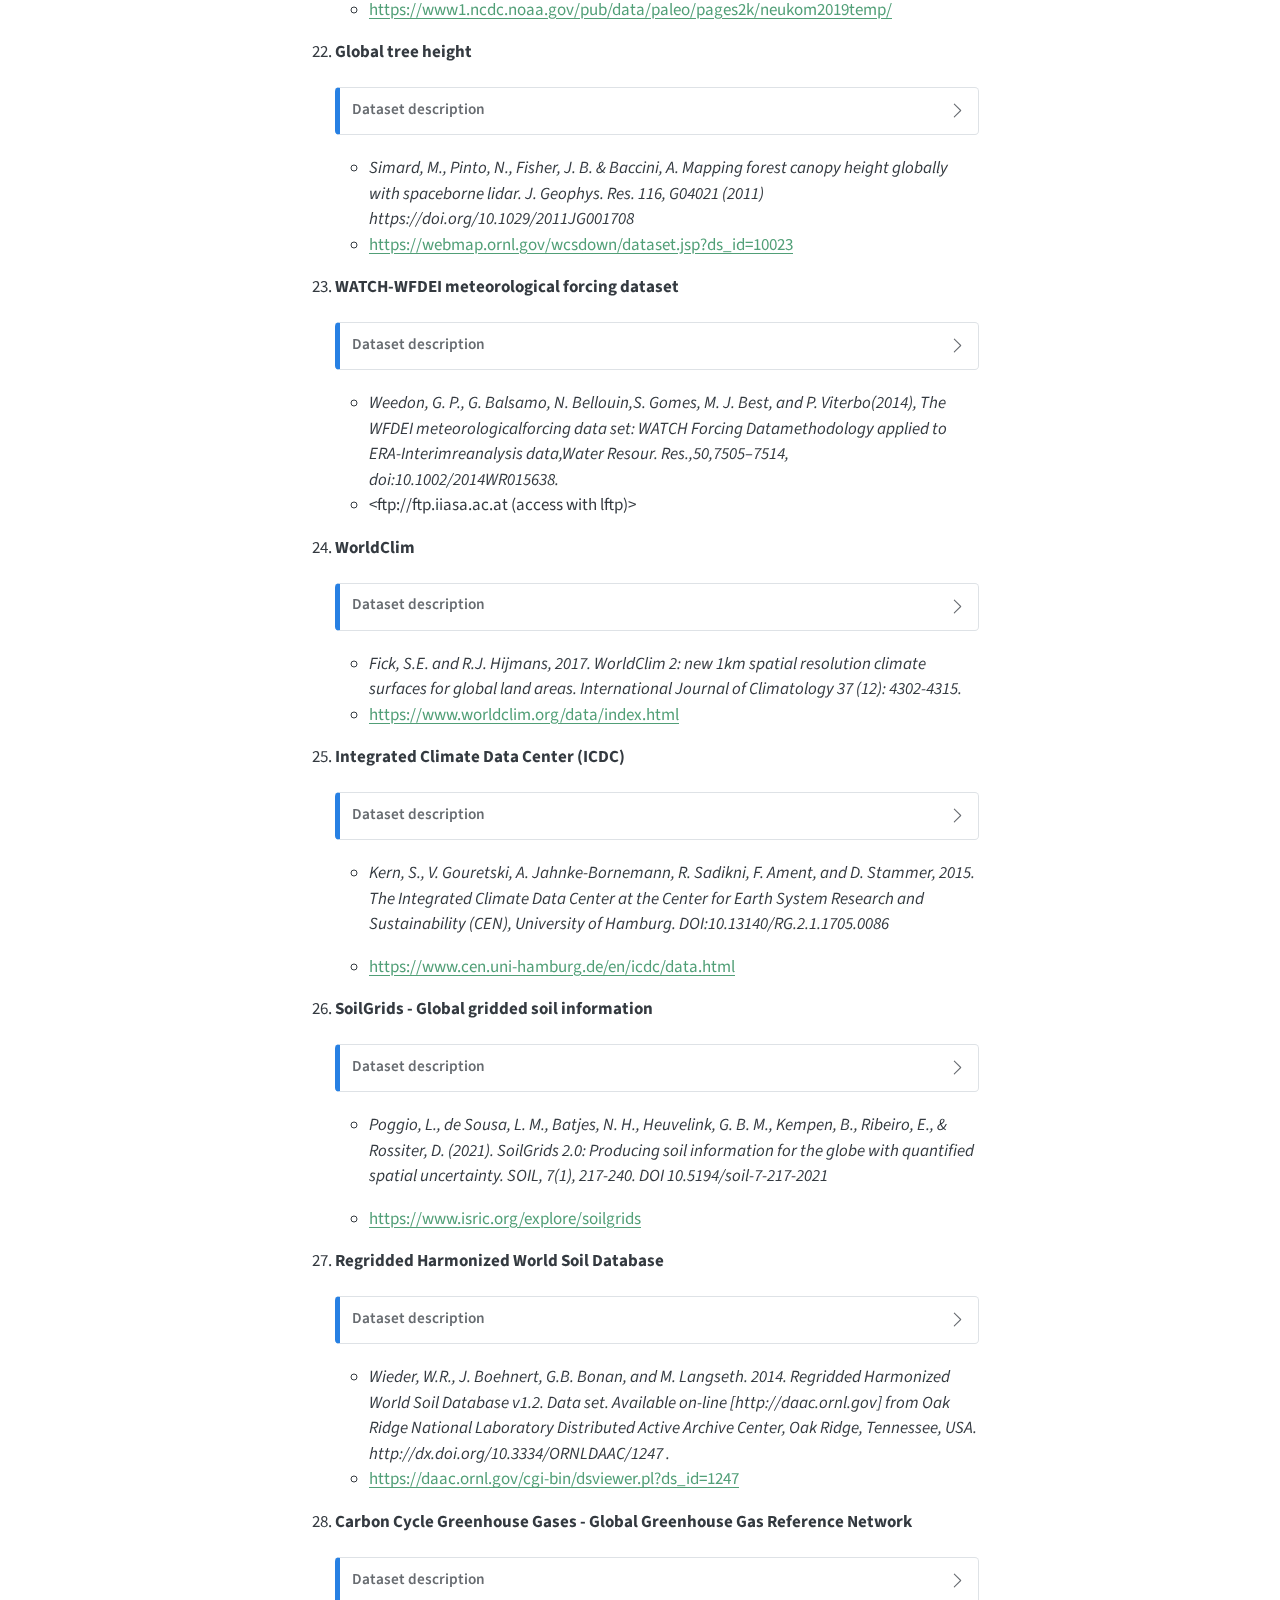
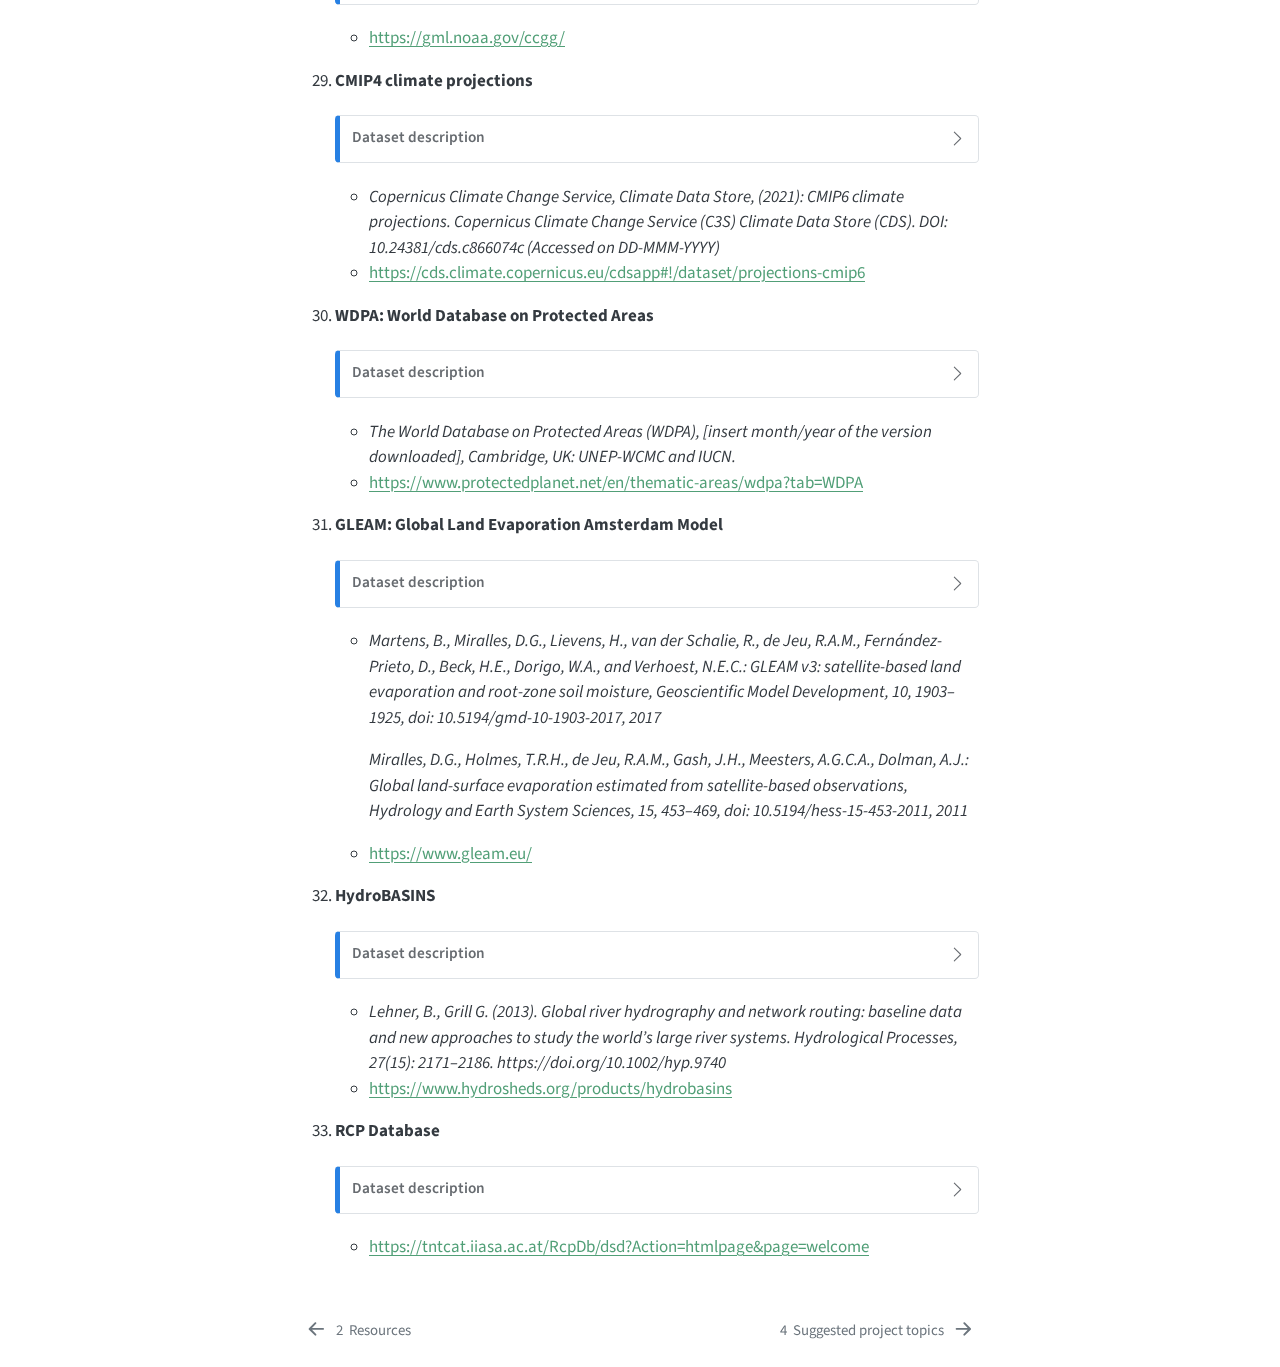
<file: public_data.html>
<!DOCTYPE html>
<html xmlns="http://www.w3.org/1999/xhtml" lang="en" xml:lang="en"><head>

<meta charset="utf-8">
<meta name="generator" content="quarto-1.6.40">

<meta name="viewport" content="width=device-width, initial-scale=1.0, user-scalable=yes">


<title>3&nbsp; Public data sources – Proseminar in Geocomputation and Earth Observation</title>
<style>
code{white-space: pre-wrap;}
span.smallcaps{font-variant: small-caps;}
div.columns{display: flex; gap: min(4vw, 1.5em);}
div.column{flex: auto; overflow-x: auto;}
div.hanging-indent{margin-left: 1.5em; text-indent: -1.5em;}
ul.task-list{list-style: none;}
ul.task-list li input[type="checkbox"] {
  width: 0.8em;
  margin: 0 0.8em 0.2em -1em; /* quarto-specific, see https://github.com/quarto-dev/quarto-cli/issues/4556 */ 
  vertical-align: middle;
}
</style>


<script src="site_libs/quarto-nav/quarto-nav.js"></script>
<script src="site_libs/quarto-nav/headroom.min.js"></script>
<script src="site_libs/clipboard/clipboard.min.js"></script>
<script src="site_libs/quarto-search/autocomplete.umd.js"></script>
<script src="site_libs/quarto-search/fuse.min.js"></script>
<script src="site_libs/quarto-search/quarto-search.js"></script>
<meta name="quarto:offset" content="./">
<link href="./project_ideas.html" rel="next">
<link href="./resources.html" rel="prev">
<link href="./figures/favicon.ico" rel="icon">
<script src="site_libs/quarto-html/quarto.js"></script>
<script src="site_libs/quarto-html/popper.min.js"></script>
<script src="site_libs/quarto-html/tippy.umd.min.js"></script>
<script src="site_libs/quarto-html/anchor.min.js"></script>
<link href="site_libs/quarto-html/tippy.css" rel="stylesheet">
<link href="site_libs/quarto-html/quarto-syntax-highlighting-549806ee2085284f45b00abea8c6df48.css" rel="stylesheet" class="quarto-color-scheme" id="quarto-text-highlighting-styles">
<link href="site_libs/quarto-html/quarto-syntax-highlighting-dark-8ea72dc5fed832574809a9c94082fbbb.css" rel="prefetch" class="quarto-color-scheme quarto-color-alternate" id="quarto-text-highlighting-styles">
<script src="site_libs/bootstrap/bootstrap.min.js"></script>
<link href="site_libs/bootstrap/bootstrap-icons.css" rel="stylesheet">
<link href="site_libs/bootstrap/bootstrap-f2e526a75abc17d413c930221ffb7d38.min.css" rel="stylesheet" append-hash="true" class="quarto-color-scheme" id="quarto-bootstrap" data-mode="light">
<link href="site_libs/bootstrap/bootstrap-dark-ed7e8abda2d2788c0893c9caeea0eb1f.min.css" rel="prefetch" append-hash="true" class="quarto-color-scheme quarto-color-alternate" id="quarto-bootstrap" data-mode="dark">
<script id="quarto-search-options" type="application/json">{
  "location": "navbar",
  "copy-button": false,
  "collapse-after": 3,
  "panel-placement": "end",
  "type": "overlay",
  "limit": 50,
  "keyboard-shortcut": [
    "f",
    "/",
    "s"
  ],
  "show-item-context": false,
  "language": {
    "search-no-results-text": "No results",
    "search-matching-documents-text": "matching documents",
    "search-copy-link-title": "Copy link to search",
    "search-hide-matches-text": "Hide additional matches",
    "search-more-match-text": "more match in this document",
    "search-more-matches-text": "more matches in this document",
    "search-clear-button-title": "Clear",
    "search-text-placeholder": "",
    "search-detached-cancel-button-title": "Cancel",
    "search-submit-button-title": "Submit",
    "search-label": "Search"
  }
}</script>


<meta name="twitter:title" content="3&nbsp; Public data sources – Proseminar in Geocomputation and Earth Observation">
<meta name="twitter:description" content="">
<meta name="twitter:card" content="summary">
</head>

<body class="nav-sidebar floating nav-fixed">

<div id="quarto-search-results"></div>
  <header id="quarto-header" class="headroom fixed-top">
    <nav class="navbar navbar-expand-lg " data-bs-theme="dark">
      <div class="navbar-container container-fluid">
      <div class="navbar-brand-container mx-auto">
    <a href="./index.html" class="navbar-brand navbar-brand-logo">
    <img src="./images/logo.png" alt="" class="navbar-logo">
    </a>
    <a class="navbar-brand" href="./index.html">
    <span class="navbar-title"></span>
    </a>
  </div>
            <div id="quarto-search" class="" title="Search"></div>
          <button class="navbar-toggler" type="button" data-bs-toggle="collapse" data-bs-target="#navbarCollapse" aria-controls="navbarCollapse" role="menu" aria-expanded="false" aria-label="Toggle navigation" onclick="if (window.quartoToggleHeadroom) { window.quartoToggleHeadroom(); }">
  <span class="navbar-toggler-icon"></span>
</button>
          <div class="collapse navbar-collapse" id="navbarCollapse">
            <ul class="navbar-nav navbar-nav-scroll ms-auto">
  <li class="nav-item">
    <a class="nav-link active" href="./index.html" aria-current="page"> 
<span class="menu-text">Home</span></a>
  </li>  
</ul>
          </div> <!-- /navcollapse -->
            <div class="quarto-navbar-tools tools-wide">
    <a href="https://github.com/geco-bern/R_book_template/" title="Source Code" class="quarto-navigation-tool px-1" aria-label="Source Code"><i class="bi bi-github"></i></a>
    <div class="dropdown">
      <a href="" title="Share" id="quarto-navigation-tool-dropdown-0" class="quarto-navigation-tool dropdown-toggle px-1" data-bs-toggle="dropdown" aria-expanded="false" role="link" aria-label="Share"><i class="bi bi-share"></i></a>
      <ul class="dropdown-menu" aria-labelledby="quarto-navigation-tool-dropdown-0">
          <li>
            <a class="dropdown-item quarto-navbar-tools-item" href="https://twitter.com/intent/tweet?url=|url|">
              <i class="bi bi-twitter pe-1"></i>
            Twitter
            </a>
          </li>
          <li>
            <a class="dropdown-item quarto-navbar-tools-item" href="https://www.facebook.com/sharer/sharer.php?u=|url|">
              <i class="bi bi-facebook pe-1"></i>
            Facebook
            </a>
          </li>
      </ul>
    </div>
  <a href="" class="quarto-color-scheme-toggle quarto-navigation-tool  px-1" onclick="window.quartoToggleColorScheme(); return false;" title="Toggle dark mode"><i class="bi"></i></a>
</div>
      </div> <!-- /container-fluid -->
    </nav>
  <nav class="quarto-secondary-nav">
    <div class="container-fluid d-flex">
      <button type="button" class="quarto-btn-toggle btn" data-bs-toggle="collapse" role="button" data-bs-target=".quarto-sidebar-collapse-item" aria-controls="quarto-sidebar" aria-expanded="false" aria-label="Toggle sidebar navigation" onclick="if (window.quartoToggleHeadroom) { window.quartoToggleHeadroom(); }">
        <i class="bi bi-layout-text-sidebar-reverse"></i>
      </button>
        <nav class="quarto-page-breadcrumbs" aria-label="breadcrumb"><ol class="breadcrumb"><li class="breadcrumb-item"><a href="./public_data.html"><span class="chapter-number">3</span>&nbsp; <span class="chapter-title">Public data sources</span></a></li></ol></nav>
        <a class="flex-grow-1" role="navigation" data-bs-toggle="collapse" data-bs-target=".quarto-sidebar-collapse-item" aria-controls="quarto-sidebar" aria-expanded="false" aria-label="Toggle sidebar navigation" onclick="if (window.quartoToggleHeadroom) { window.quartoToggleHeadroom(); }">      
        </a>
    </div>
  </nav>
</header>
<!-- content -->
<div id="quarto-content" class="quarto-container page-columns page-rows-contents page-layout-article page-navbar">
<!-- sidebar -->
  <nav id="quarto-sidebar" class="sidebar collapse collapse-horizontal quarto-sidebar-collapse-item sidebar-navigation floating overflow-auto">
    <div class="sidebar-menu-container"> 
    <ul class="list-unstyled mt-1">
        <li class="sidebar-item">
  <div class="sidebar-item-container"> 
  <a href="./index.html" class="sidebar-item-text sidebar-link">
 <span class="menu-text">About this course</span></a>
  </div>
</li>
        <li class="sidebar-item">
  <div class="sidebar-item-container"> 
  <a href="./logistics.html" class="sidebar-item-text sidebar-link">
 <span class="menu-text"><span class="chapter-number">1</span>&nbsp; <span class="chapter-title">Logistics</span></span></a>
  </div>
</li>
        <li class="sidebar-item">
  <div class="sidebar-item-container"> 
  <a href="./resources.html" class="sidebar-item-text sidebar-link">
 <span class="menu-text"><span class="chapter-number">2</span>&nbsp; <span class="chapter-title">Resources</span></span></a>
  </div>
</li>
        <li class="sidebar-item">
  <div class="sidebar-item-container"> 
  <a href="./public_data.html" class="sidebar-item-text sidebar-link active">
 <span class="menu-text"><span class="chapter-number">3</span>&nbsp; <span class="chapter-title">Public data sources</span></span></a>
  </div>
</li>
        <li class="sidebar-item">
  <div class="sidebar-item-container"> 
  <a href="./project_ideas.html" class="sidebar-item-text sidebar-link">
 <span class="menu-text"><span class="chapter-number">4</span>&nbsp; <span class="chapter-title">Suggested project topics</span></span></a>
  </div>
</li>
        <li class="sidebar-item">
  <div class="sidebar-item-container"> 
  <a href="./citations.html" class="sidebar-item-text sidebar-link">
 <span class="menu-text"><span class="chapter-number">5</span>&nbsp; <span class="chapter-title">How to cite</span></span></a>
  </div>
</li>
        <li class="sidebar-item">
  <div class="sidebar-item-container"> 
  <a href="./references.html" class="sidebar-item-text sidebar-link">
 <span class="menu-text">References</span></a>
  </div>
</li>
    </ul>
    </div>
</nav>
<div id="quarto-sidebar-glass" class="quarto-sidebar-collapse-item" data-bs-toggle="collapse" data-bs-target=".quarto-sidebar-collapse-item"></div>
<!-- margin-sidebar -->
    <div id="quarto-margin-sidebar" class="sidebar margin-sidebar zindex-bottom">
        
    </div>
<!-- main -->
<main class="content" id="quarto-document-content">

<header id="title-block-header" class="quarto-title-block default">
<div class="quarto-title">
<h1 class="title"><span class="chapter-number">3</span>&nbsp; <span class="chapter-title">Public data sources</span></h1>
</div>



<div class="quarto-title-meta">

    
  
    
  </div>
  


</header>


<p>Here we introduce a set of data sources to kick-start your projects. Some of these datasets are very general and will be used for multiple applications, while others contain more niche data that may spark ideas for a course project.</p>
<p>Below you’ll find a list of useful datasets in no particular order, with brief descriptions and links to the data and its documentation (follow the references for more details). This list is inspired by what we commonly use for research in the group for <a href="https://geco-group.org/">Geocomputation and Earth Observation</a>. Of course, there are a thousand other datasets out there!</p>
<p>This <a href="https://geco-bern.github.io/agds/openscience.html#data-retention">table from the AGDS book</a> contains some widely used environmental data <em>repositories</em>, which ensure long-term storage of diverse data. You can browse through their websites to search for data that you are missing for your project implementation, if you can’t find it below.</p>
<div class="callout callout-style-default callout-note callout-titled">
<div class="callout-header d-flex align-content-center">
<div class="callout-icon-container">
<i class="callout-icon"></i>
</div>
<div class="callout-title-container flex-fill">
Note
</div>
</div>
<div class="callout-body-container callout-body">
<p>Although all of the following datasets are publicly available, a fraction of them will require you to create an account in the data provider’s website and log in to download the files.</p>
</div>
</div>
<ol type="1">
<li><p><strong>ACi-TGlob_V1.0: A Global dataset of photosynthetic CO2 response curves of terrestrial plants</strong></p>
<div class="callout callout-style-simple callout-note no-icon callout-titled">
<div class="callout-header d-flex align-content-center" data-bs-toggle="collapse" data-bs-target=".callout-2-contents" aria-controls="callout-2" aria-expanded="false" aria-label="Toggle callout">
<div class="callout-icon-container">
<i class="callout-icon no-icon"></i>
</div>
<div class="callout-title-container flex-fill">
Dataset description
</div>
<div class="callout-btn-toggle d-inline-block border-0 py-1 ps-1 pe-0 float-end"><i class="callout-toggle"></i></div>
</div>
<div id="callout-2" class="callout-2-contents callout-collapse collapse">
<div class="callout-body-container callout-body">
<p>The dataset contains:</p>
<p>1) raw data to parameterize key photosynthetic biochemical parameters; maximum rate of ribulose-1,5-bisphosphate carboxylase-oxygenase (Rubisco) activity (Vcmax), potential rate of electron transport (Jmax) and rate of triose phosphate export from the chloroplast (TPU),</p>
<p>2) estimated Vcmax, Jmax and TPU parameter values for 141 plant species from 42 experiments conducted around the world. The database includes observations for most plant functional types (PFTs) from tropical rain forests to boreal forests and data from Arctic tundra. Site latitude ranged from 42°48’ S to 71°16’ N and mean annual growing season temperature ranged from 3 to 30°C.</p>
<p>The dataset contains raw photosynthetic CO2 response curves (ACi curves) measured at different leaf temperature temperatures, and estimated parameters (Vcmax, Jmax and TPU) and their temperature response parameters. It includes data from different types of experiments (e.g.&nbsp;temperature warming experiments, CO2 enrichment experiments, drought experiments) allowing examination of parameter responses to environmental drivers.</p>
<p>File information:</p>
<ul>
<li><p>ACi-TGlob_V1.0.csv</p>
<p>The dataset containing individual ACi curves. The column “Curve_Id” contains a unique identification number for each ACi curve in the dataset that link raw ACi data to the fitted parameters. Variable description is given in ACi-TGlob_V1.0_metadata.csv.</p></li>
<li><p>ACi-TGlob_V1.0_metadata.csv.</p>
<p>Variable description and units of each column of ACi-TGlob_V1.0.csv</p></li>
<li><p>PPC-TGlob_V1.0.csv</p>
<p>The dataset containing fitted Vcmax, Jmax, TPU and Rd for each ACi curve in the ACi-TGlob_V1.0 dataset. The column “Curve_Id” contains a unique identification number corresponding for each raw ACi curve of the ACi-TGlob_V1.0 dataset. Variable description is given in PPC-TGlob_V1.0_metadata.csv</p></li>
<li><p>PPC-TGlob_V1.0_metadata.csv</p>
<p>Variable description and units of each column of PPC-TGlob_V1.0.csv</p></li>
</ul>
</div>
</div>
</div>
<ul>
<li><p><em>Kumarathunge, Medlyn, Drake, Tjoelker et al 2018. Acclimation and adaptation components of the temperature dependence of plant photosynthesis at the global scale. (New Phytologist) https://doi.org/10.1111/nph.15668</em></p></li>
<li><p><a href="https://bitbucket.org/Kumarathunge/aci-tglob/src/master/" class="uri">https://bitbucket.org/Kumarathunge/aci-tglob/src/master/</a></p></li>
</ul></li>
<li><p><strong>Global above-ground biomass carbon (Liu et al.&nbsp;2015)</strong></p>
<div class="callout callout-style-simple callout-note no-icon callout-titled">
<div class="callout-header d-flex align-content-center" data-bs-toggle="collapse" data-bs-target=".callout-3-contents" aria-controls="callout-3" aria-expanded="false" aria-label="Toggle callout">
<div class="callout-icon-container">
<i class="callout-icon no-icon"></i>
</div>
<div class="callout-title-container flex-fill">
Dataset description
</div>
<div class="callout-btn-toggle d-inline-block border-0 py-1 ps-1 pe-0 float-end"><i class="callout-toggle"></i></div>
</div>
<div id="callout-3" class="callout-3-contents callout-collapse collapse">
<div class="callout-body-container callout-body">
<p>Global estimates of annual average above-ground biomass carbon (ABC) for 1993-2012, based on a harmonised time series of Vegetation Optical Depth (VOD) derived from a series of satellite passive microwave instruments. Both VOD and ABC are available.</p>
</div>
</div>
</div>
<ul>
<li><p><em>Liu, Y.Y., A.I.J.M. van Dijk, R.A.M. de Jeu, J.G. Canadell, M.F. McCabe, J.P. Evans and G. Wang (2015) Recent reversal in loss of global terrestrial biomass, Nature Climate Change 5, doi: 10.1038/NCLIMATE2581.</em></p></li>
<li><p><a href="http://wald.anu.edu.au/data_services/data/global-above-ground-biomass-carbon-v1-0/" class="uri">http://wald.anu.edu.au/data_services/data/global-above-ground-biomass-carbon-v1-0/</a></p></li>
</ul></li>
<li><p><strong>Climate Change Initiative Biomass</strong></p>
<div class="callout callout-style-simple callout-note no-icon callout-titled">
<div class="callout-header d-flex align-content-center" data-bs-toggle="collapse" data-bs-target=".callout-4-contents" aria-controls="callout-4" aria-expanded="false" aria-label="Toggle callout">
<div class="callout-icon-container">
<i class="callout-icon no-icon"></i>
</div>
<div class="callout-title-container flex-fill">
Dataset description
</div>
<div class="callout-btn-toggle d-inline-block border-0 py-1 ps-1 pe-0 float-end"><i class="callout-toggle"></i></div>
</div>
<div id="callout-4" class="callout-4-contents callout-collapse collapse">
<div class="callout-body-container callout-body">
<p>The primary science objective ESA’s Climate Change Initiative Biomass project (Biomass_cci) is to provide global maps of above-ground biomass (Mg ha-1) for four epochs (mid 1990s, 2007-2010, 2017/2018 and 2018/2019), with these being capable of supporting quantification of biomass change.</p>
<p>This dataset comprises estimates of forest above-ground biomass for the years 2010, 2017 and 2018. They are derived from a combination of Earth observation data, depending on the year, from the Copernicus Sentinel-1 mission, Envisat’s ASAR instrument and JAXA’s Advanced Land Observing Satellite (ALOS-1 and ALOS-2), along with additional information from Earth observation sources. The data has been produced as part of the European Space Agency’s (ESA’s) Climate Change Initiative (CCI) programme by the Biomass CCI team. This release of the data is version 3. Compared to version 2, this is a consolidated version of the Above Ground Biomass (AGB) maps. This version also includes a preliminary estimate of AGB changes for two epochs. The data products consist of two</p>
<ol start="2" type="1">
<li>global layers that include estimates of: 1) above ground biomass (AGB, unit: tons/ha i.e., Mg/ha) (raster dataset). This is defined as the mass, expressed as oven-dry weight of the woody parts (stem, bark, branches and twigs) of all living trees excluding stump and roots 2) per-pixel estimates of above-ground biomass uncertainty expressed as the standard deviation in Mg/ha (raster dataset). In addition, files describing the AGB change between 2018 and the other two years are provided (labelled as 2018_2010 and 2018_2017). These consist of two sets of maps: the standard deviation of the AGB change and a quality flag of the AGB change. Note that the change itself can be simply computed as the difference between two AGB maps, so is not provided directly. Data are provided in both netcdf and geotiff format.</li>
</ol>
</div>
</div>
</div>
<ul>
<li><p><em>Santoro, M.; Cartus, O. (2021): ESA Biomass Climate Change Initiative (Biomass_cci): Global datasets of forest above-ground biomass for the years 2010, 2017 and 2018, v3. NERC EDS Centre for Environmental Data Analysis, 26 November 2021. doi:10.5285/5f331c418e9f4935b8eb1b836f8a91b8.</em></p></li>
<li><p><a href="https://catalogue.ceda.ac.uk/uuid/5f331c418e9f4935b8eb1b836f8a91b8" class="uri">https://catalogue.ceda.ac.uk/uuid/5f331c418e9f4935b8eb1b836f8a91b8</a></p></li>
</ul></li>
<li><p><strong>C4 vegetation percentage</strong></p>
<div class="callout callout-style-simple callout-note no-icon callout-titled">
<div class="callout-header d-flex align-content-center" data-bs-toggle="collapse" data-bs-target=".callout-5-contents" aria-controls="callout-5" aria-expanded="false" aria-label="Toggle callout">
<div class="callout-icon-container">
<i class="callout-icon no-icon"></i>
</div>
<div class="callout-title-container flex-fill">
Dataset description
</div>
<div class="callout-btn-toggle d-inline-block border-0 py-1 ps-1 pe-0 float-end"><i class="callout-toggle"></i></div>
</div>
<div id="callout-5" class="callout-5-contents callout-collapse collapse">
<div class="callout-body-container callout-body">
<p>This data set contains one data file in ESRI ArcInfo Grid ASCII format.: c4_percent_1d.asc. The file provides the percentage of vegetation (0-100) in each 1 degree grid cell (lat./long.) which possess the C4 photosynthetic pathway. The C4 percentage is determined from data sets that describe the continuous distribution of plant growth forms (i.e., the percent of a grid cell covered by herbaceous or woody vegetation), climate classifications, the fraction of a grid cell covered in croplands, and national crop type harvest area statistics. The staff from the International Satellite Land Surface Climatology Project (ISLSCP) Initiative II have made the original data set consistent with the ISLSCP II land/water mask.</p>
</div>
</div>
</div>
<ul>
<li><p><em>Still, C.J., J.A. Berry, G.J. Collatz, and R.S. DeFries. 2009. ISLSCP II C4 Vegetation Percentage. In Hall, Forrest G., G. Collatz, B. Meeson, S. Los, E. Brown de Colstoun, and D. Landis (eds.). ISLSCP Initiative II Collection. Data set. Available on-line [http://daac.ornl.gov/] from Oak Ridge National Laboratory Distributed Active Archive Center, Oak Ridge, Tennessee, USA. http://dx.doi.org/10.3334/ORNLDAAC/932</em></p></li>
<li><p><a href="https://daac.ornl.gov/ISLSCP_II/guides/c4_percent_1deg.html" class="uri">https://daac.ornl.gov/ISLSCP_II/guides/c4_percent_1deg.html</a></p></li>
</ul></li>
<li><p><strong>CRU TS4.05 global monthly climate</strong></p>
<div class="callout callout-style-simple callout-note no-icon callout-titled">
<div class="callout-header d-flex align-content-center" data-bs-toggle="collapse" data-bs-target=".callout-6-contents" aria-controls="callout-6" aria-expanded="false" aria-label="Toggle callout">
<div class="callout-icon-container">
<i class="callout-icon no-icon"></i>
</div>
<div class="callout-title-container flex-fill">
Dataset description
</div>
<div class="callout-btn-toggle d-inline-block border-0 py-1 ps-1 pe-0 float-end"><i class="callout-toggle"></i></div>
</div>
<div id="callout-6" class="callout-6-contents callout-collapse collapse">
<div class="callout-body-container callout-body">
<p>The gridded Climatic Research Unit (CRU) Time-series (TS) data version 4.05 data are month-by-month variations in climate over the period 1901-2020, provided on high-resolution (0.5x0.5 degree) grids, produced by CRU at the University of East Anglia and funded by the UK National Centre for Atmospheric Science (NCAS), a NERC collaborative centre.</p>
</div>
</div>
</div>
<ul>
<li><p><em>University of East Anglia Climatic Research Unit; Harris, I.C.; Jones, P.D.; Osborn, T. (2021): CRU TS4.05: Climatic Research Unit (CRU) Time-Series (TS) version 4.05 of high-resolution gridded data of month-by-month variation in climate (Jan.&nbsp;1901- Dec.&nbsp;2020). NERC EDS Centre for Environmental Data Analysis, date of citation. https://catalogue.ceda.ac.uk/uuid/c26a65020a5e4b80b20018f148556681</em></p></li>
<li><p><a href="https://data.ceda.ac.uk/badc/cru/data/cru_ts/cru_ts_4.05" class="uri">https://data.ceda.ac.uk/badc/cru/data/cru_ts/cru_ts_4.05</a></p></li>
</ul></li>
<li><p><strong>Sulphur and nitrogen deposition in Europe</strong></p>
<div class="callout callout-style-simple callout-note no-icon callout-titled">
<div class="callout-header d-flex align-content-center" data-bs-toggle="collapse" data-bs-target=".callout-7-contents" aria-controls="callout-7" aria-expanded="false" aria-label="Toggle callout">
<div class="callout-icon-container">
<i class="callout-icon no-icon"></i>
</div>
<div class="callout-title-container flex-fill">
Dataset description
</div>
<div class="callout-btn-toggle d-inline-block border-0 py-1 ps-1 pe-0 float-end"><i class="callout-toggle"></i></div>
</div>
<div id="callout-7" class="callout-7-contents callout-collapse collapse">
<div class="callout-body-container callout-body">
<p>Wall-to-wall tree type mapping from countrywide airborne remote sensing surveys.</p>
<p>The data-repository contains chemical transport model results (S- and N- deposition, and ozone) for the period 1900-2050 from the EMEP MSC-W and MATCH models, as used in the paper: Engardt, M., Simpson, D., Schwikowski, M., Granat, L., 2017. Deposition of sulfur and nitrogen in Europe 1900–2050. Model calculations and comparison to historical observations. Tellus Ser. B Chem. Phys. Meteorol. 69 (1):1328945. http://dx.doi.org/10.1080/16000889.2017.1328945.</p>
<p>The zip file (which unpacks to ca. 500 Mb) consists of ascii data-files for all years and many components. See the enclosed README.txt for more details.</p>
</div>
</div>
</div>
<ul>
<li><em>Magnuz Engardt, David Simpson, Margit Schwikowski &amp; Lennart Granat (2017) Deposition of sulphur and nitrogen in Europe 1900–2050. Model calculations and comparison to historical observations, Tellus B: Chemical and Physical Meteorology, 69:1, DOI: 10.1080/16000889.2017.1328945 (https://doi.org/10.1080/16000889.2017.1328945)</em></li>
<li><a href="https://zenodo.org/record/4501636#.YzcRcOyA6rM" class="uri">https://zenodo.org/record/4501636#.YzcRcOyA6rM</a></li>
</ul></li>
<li><p><strong>ETOPO1 Global Digital Elevation Model</strong></p>
<div class="callout callout-style-simple callout-note no-icon callout-titled">
<div class="callout-header d-flex align-content-center" data-bs-toggle="collapse" data-bs-target=".callout-8-contents" aria-controls="callout-8" aria-expanded="false" aria-label="Toggle callout">
<div class="callout-icon-container">
<i class="callout-icon no-icon"></i>
</div>
<div class="callout-title-container flex-fill">
Dataset description
</div>
<div class="callout-btn-toggle d-inline-block border-0 py-1 ps-1 pe-0 float-end"><i class="callout-toggle"></i></div>
</div>
<div id="callout-8" class="callout-8-contents callout-collapse collapse">
<div class="callout-body-container callout-body">
<p>ETOPO1 is a 1 arc-minute global relief model of Earth’s surface that integrates land topography and ocean bathymetry. Built from global and regional data sets, it is available in “Ice Surface” (top of Antarctic and Greenland ice sheets) and “Bedrock” (base of the ice sheets). ETOPO1 Global Relief Model is used to calculate the Volumes of the World’s Oceans and to derive a Hypsographic Curve of Earth’s Surface.</p>
</div>
</div>
</div>
<ul>
<li><p><em>NOAA National Geophysical Data Center. 2009: ETOPO1 1 Arc-Minute Global Relief Model. NOAA National Centers for Environmental Information. Accessed [date].</em></p>
<p><em>Amante, C. and B.W. Eakins, 2009. ETOPO1 1 Arc-Minute Global Relief Model: Procedures, Data Sources and Analysis. NOAA Technical Memorandum NESDIS NGDC-24. National Geophysical Data Center, NOAA. doi:10.7289/V5C8276M [access date]</em></p></li>
<li><p><a href="https://www.ncei.noaa.gov/access/metadata/landing-page/bin/iso?id=gov.noaa.ngdc.mgg.dem:316" class="uri">https://www.ncei.noaa.gov/access/metadata/landing-page/bin/iso?id=gov.noaa.ngdc.mgg.dem:316</a></p></li>
</ul></li>
<li><p><strong>FLUXNET2015: Ecosystem flux measurements</strong></p>
<div class="callout callout-style-simple callout-note no-icon callout-titled">
<div class="callout-header d-flex align-content-center" data-bs-toggle="collapse" data-bs-target=".callout-9-contents" aria-controls="callout-9" aria-expanded="false" aria-label="Toggle callout">
<div class="callout-icon-container">
<i class="callout-icon no-icon"></i>
</div>
<div class="callout-title-container flex-fill">
Dataset description
</div>
<div class="callout-btn-toggle d-inline-block border-0 py-1 ps-1 pe-0 float-end"><i class="callout-toggle"></i></div>
</div>
<div id="callout-9" class="callout-9-contents callout-collapse collapse">
<div class="callout-body-container callout-body">
<p>The FLUXNET2015 dataset provides ecosystem-scale data on CO2, water, and energy exchange between the biosphere and the atmosphere, and other meteorological and biological measurements, from 212 sites around the globe (over 1500 site-years, up to and including year 2014). These sites, independently managed and operated, voluntarily contributed their data to create global datasets. Data were quality controlled and processed using uniform methods, to improve consistency and intercomparability across sites. The dataset is already being used in a number of applications, including ecophysiology studies, remote sensing studies, and development of ecosystem and Earth system models. FLUXNET2015 includes derived-data products, such as gap-filled time series, ecosystem respiration and photosynthetic uptake estimates, estimation of uncertainties, and metadata about the measurements.</p>
</div>
</div>
</div>
<ul>
<li><p><em>Pastorello, G., Trotta, C., Canfora, E. et al.&nbsp;The FLUXNET2015 dataset and the ONEFlux processing pipeline for eddy covariance data. Sci Data 7, 225 (2020). https://doi.org/10.1038/s41597-020-0534-3</em></p></li>
<li><p><a href="https://fluxnet.org/data/fluxnet2015-dataset/" class="uri">https://fluxnet.org/data/fluxnet2015-dataset/</a></p></li>
</ul></li>
<li><p><strong>Global Forest Age</strong></p>
<div class="callout callout-style-simple callout-note no-icon callout-titled">
<div class="callout-header d-flex align-content-center" data-bs-toggle="collapse" data-bs-target=".callout-10-contents" aria-controls="callout-10" aria-expanded="false" aria-label="Toggle callout">
<div class="callout-icon-container">
<i class="callout-icon no-icon"></i>
</div>
<div class="callout-title-container flex-fill">
Dataset description
</div>
<div class="callout-btn-toggle d-inline-block border-0 py-1 ps-1 pe-0 float-end"><i class="callout-toggle"></i></div>
</div>
<div id="callout-10" class="callout-10-contents callout-collapse collapse">
<div class="callout-body-container callout-body">
<p>The global forest age dataset (GFAD) describes the age distributions of plant functional types (PFT) on a 0.5-degree grid. Each grid cell contains information on the fraction of each PFT within an age class. The four PFTs, needleaf evergreen (NEEV), needleleaf deciduous (NEDE), broadleaf evergreen (BREV) and broadleaf deciduous (BRDC) are mapped from the MODIS Collection 5.1 land cover dataset, crosswalking land cover types to PFT fractions. The source of data for the age distributions is from country-level forest inventory for temperate and high-latitude countries, and from biomass for tropical countries. The inventory and biomass data are related to fifteen age classes defined in ten-year intervals, from 1-10 up to a class greater than 150 years old. The GFAD dataset represents the 2000-2010 era.</p>
Variables:
<ul>
<li>lon, lat (720*360)</li>
<li>4 PFTs</li>
<li>15 age classes</li>
</ul>
<p>Remained issues: Some area was still in blank (e.g.&nbsp;South Australia, Southwest Asia) which needs further interpolation. In south Australia, it has empty values and this has been confirmed by author.</p>
</div>
</div>
</div>
<ul>
<li><p><em>Poulter, Benjamin; Aragão, Luiz; Andela, Niels; Bellassen, Valentin; Ciais, Philippe; Kato, Tomomichi; Lin, Xin; Nachin, Baatarbileg; Luyssaert, Sebastiaan; Pederson, Niel; Peylin, Philippe; Piao, Shilong; Pugh, Tom; Saatchi, Sassan; Schepaschenko, Dmitry; Schelhaas, Martjan; Shivdenko, Anatoly (2019): The global forest age dataset and its uncertainties (GFADv1.1). NASA National Aeronautics and Space Administration, PANGAEA, https://doi.org/10.1594/PANGAEA.897392</em></p></li>
<li><p><a href="https://doi.pangaea.de/10.1594/PANGAEA.897392" class="uri">https://doi.pangaea.de/10.1594/PANGAEA.897392</a></p></li>
</ul></li>
<li><p><strong>Downscaled GOME-2 Sun-induced fluorescence </strong></p>
<div class="callout callout-style-simple callout-note no-icon callout-titled">
<div class="callout-header d-flex align-content-center" data-bs-toggle="collapse" data-bs-target=".callout-11-contents" aria-controls="callout-11" aria-expanded="false" aria-label="Toggle callout">
<div class="callout-icon-container">
<i class="callout-icon no-icon"></i>
</div>
<div class="callout-title-container flex-fill">
Dataset description
</div>
<div class="callout-btn-toggle d-inline-block border-0 py-1 ps-1 pe-0 float-end"><i class="callout-toggle"></i></div>
</div>
<div id="callout-11" class="callout-11-contents callout-collapse collapse">
<div class="callout-body-container callout-body">
<p>A dataset of sun-induced fluorescence (SIF) retrieved from the GOME-2 instrument and spatially downscaled to 0.05 decimal degrees with a semi-empirical light-use efficiency model. The dataset consists of two separate products based each on a different SIF retrieval, either JJ (Joiner et al.&nbsp;2013) or PK (Köhler et al.&nbsp;2015). The temporal coverage of the dataset is 2007 to 2018. The temporal sampling of the product is 8 days, but every record is based on SIF input data retrieved over a 16-day moving window. The day reported in the NetCDF file corresponds to the 9th day of the 16-day retrieval period.</p>
</div>
</div>
</div>
<ul>
<li><p><em>Duveiller, G., Filipponi, F., Walther, S., Köhler, P., Frankenberg, C., Guanter, L., and Cescatti, A.: A spatially downscaled sun-induced fluorescence global product for enhanced monitoring of vegetation productivity, Earth Syst. Sci. Data, 12, 1101–1116, https://doi.org/10.5194/essd-12-1101-2020, 2020.</em></p></li>
<li><p><a href="https://jeodpp.jrc.ec.europa.eu/ftp/jrc-opendata/ECOCLIM/Downscaled-GOME2-SIF/v2.0/" class="uri">https://jeodpp.jrc.ec.europa.eu/ftp/jrc-opendata/ECOCLIM/Downscaled-GOME2-SIF/v2.0/</a></p></li>
</ul></li>
<li><p><strong>GOSIF: A Global, 0.05-Degree Product of Solar-Induced Chlorophyll Fluorescence Derived from OCO-2, MODIS, and Reanalysis Data</strong></p>
<div class="callout callout-style-simple callout-note no-icon callout-titled">
<div class="callout-header d-flex align-content-center" data-bs-toggle="collapse" data-bs-target=".callout-12-contents" aria-controls="callout-12" aria-expanded="false" aria-label="Toggle callout">
<div class="callout-icon-container">
<i class="callout-icon no-icon"></i>
</div>
<div class="callout-title-container flex-fill">
Dataset description
</div>
<div class="callout-btn-toggle d-inline-block border-0 py-1 ps-1 pe-0 float-end"><i class="callout-toggle"></i></div>
</div>
<div id="callout-12" class="callout-12-contents callout-collapse collapse">
<div class="callout-body-container callout-body">
<p>New global, OCO-2-based SIF data set (GOSIF) with high spatial and temporal resolutions (i.e., 0.05° , 8-day) using discrete OCO-2 SIF soundings, remote sensing data from the Moderate Resolution Imaging Spectroradiometer (MODIS), and meteorological reanalysis data. Our SIF estimates are highly correlated with GPP from 91 FLUXNET sites (R2 = 0.73, p &lt; 0.001). Compared with the coarse-resolution SIF data that are directly aggregated from OCO-2 soundings, GOSIF has finer spatial resolution, globally continuous coverage, and a much longer record. GOSIF is useful for assessing terrestrial photosynthesis and ecosystem function and benchmarking terrestrial biosphere and Earth system models. The methodology, validation, and spatial and temporal patterns of this product are described in the paper (Li and Xiao, 2019).</p>
<p>OCO-2 based SIF product (GOSIF) was produced by a data-driven approach which established multivariate linear regression models between SIF from discrete OCO-2 soundings and a set of explanatory variables including EVI from the Moderate Resolution Imaging Spectroradiometer (MODIS) and meteorological variables (photosynthetically active radiation or PAR, air temperature, and vapor pressure deficit or VPD) from the Modern-Era Retrospective analysis for Research and Applications (MERRA-2) (Li and Xiao, 2019a).</p>
<p>More information: http://data.globalecology.unh.edu/data/GOSIF_v2/8day/Data_Use_Policy_and_Readme_GOSIF_v2.pdf</p>
</div>
</div>
</div>
<ul>
<li><p><em>Li, X., Xiao, J. (2019) A global, 0.05-degree product of solar-induced chlorophyll fluorescence derived from OCO-2, MODIS, and reanalysis data. Remote Sensing, 11, 517; doi:10.3390/rs11050517. [https://www.mdpi.com/2072-4292/11/5/517]</em></p></li>
<li><p><a href="https://data.globalecology.unh.edu/data/GOSIF_v2/8day/" class="uri">https://data.globalecology.unh.edu/data/GOSIF_v2/8day/</a></p></li>
</ul></li>
<li><p><strong>G-RUN: Global Runoff Reconstruction</strong></p>
<div class="callout callout-style-simple callout-note no-icon callout-titled">
<div class="callout-header d-flex align-content-center" data-bs-toggle="collapse" data-bs-target=".callout-13-contents" aria-controls="callout-13" aria-expanded="false" aria-label="Toggle callout">
<div class="callout-icon-container">
<i class="callout-icon no-icon"></i>
</div>
<div class="callout-title-container flex-fill">
Dataset description
</div>
<div class="callout-btn-toggle d-inline-block border-0 py-1 ps-1 pe-0 float-end"><i class="callout-toggle"></i></div>
</div>
<div id="callout-13" class="callout-13-contents callout-collapse collapse">
<div class="callout-body-container callout-body">
<p>The dataset contains a gridded global reconstruction of monthly runoff timeseries. In-situ streamflow observations from the GSIM dataset are used to train a machine learning algorithm that predicts monthly runoff rates based on antecedent precipitation and temperature from the Global Soil Wetness Project Phase 3 (GSWP3) meteorological forcing dataset. The data are provided in NetCDFv4 format at monthly resolution covering the period 1902-2014.</p>
<p>The GRUN reconstruction (“GRUN_v1_GSWP3_WGS84_05_1902_2014.nc” file) is provided on a 0.5 degrees (WGS84) grid in units of mm/day. The runoff time series correspond to the ensemble mean of 50 reconstructions obtained by training the machine learning model with different subsets of data. The individual ensemble members of the reconstruction are provided in the “Realizations_GRUN_v1_GSWP3_WGS84_05_1902_2014.zip” file.</p>
</div>
</div>
</div>
<ul>
<li><p><em>Ghiggi, G., Humphrey, V., Seneviratne, S. I., and Gudmundsson, L.: GRUN: an observation-based global gridded runoff dataset from 1902 to 2014, Earth Syst. Sci. Data, 11, 1655–1674, https://doi.org/10.5194/essd-11-1655-2019, 2019.</em></p></li>
<li><p><a href="https://figshare.com/articles/dataset/GRUN_Global_Runoff_Reconstruction/9228176" class="uri">https://figshare.com/articles/dataset/GRUN_Global_Runoff_Reconstruction/9228176</a></p></li>
</ul></li>
<li><p><strong>Global Topographic Index</strong></p>
<div class="callout callout-style-simple callout-note no-icon callout-titled">
<div class="callout-header d-flex align-content-center" data-bs-toggle="collapse" data-bs-target=".callout-14-contents" aria-controls="callout-14" aria-expanded="false" aria-label="Toggle callout">
<div class="callout-icon-container">
<i class="callout-icon no-icon"></i>
</div>
<div class="callout-title-container flex-fill">
Dataset description
</div>
<div class="callout-btn-toggle d-inline-block border-0 py-1 ps-1 pe-0 float-end"><i class="callout-toggle"></i></div>
</div>
<div id="callout-14" class="callout-14-contents callout-collapse collapse">
<div class="callout-body-container callout-body">
<p>The topographic index is a hydrological quantity describing the propensity of the soil at landscape points to become saturated with water as a result of topographic position (i.e.&nbsp;not accounting for other factors such as climate that also affect soil moisture but are accounted for separately). Modern land surface models require a characterisation of the land surface hydrological regime and this parameter allows the use of the TOPMODEL hydrological model to achieve this .</p>
<p>This Geographic Information System layer is intended for use as topographic ancillary files for the TOPMODEL routing model option within the Joint UK Land Environment Simulator (JULES) land surface model. The topographic index variable here is directly comparable to the compound topographic index available from United States Geological Survey’s Hydro1K at 30 sec resolution. PLEASE NOTE: This dataset is a correction to a previous version which was found to contain errors (doi:10/t7d). In the previous version all pixels north of 4.57 degrees south were shifted consistently 9.3 km to the west. This version is correctly aligned at all points.</p>
</div>
</div>
</div>
<ul>
<li><p><em>Marthews, T. R., Dadson, S. J., Lehner, B., Abele, S., and Gedney, N.: High-resolution global topographic index values for use in large-scale hydrological modelling, Hydrol. Earth Syst. Sci., 19, 91–104, https://doi.org/10.5194/hess-19-91-2015, 2015.</em></p></li>
<li><p><a href="https://doi.org/10.5285/6b0c4358-2bf3-4924-aa8f-793d468b92be" class="uri">https://doi.org/10.5285/6b0c4358-2bf3-4924-aa8f-793d468b92be</a></p></li>
</ul></li>
<li><p><strong>Harmonized World Soil Database</strong></p>
<div class="callout callout-style-simple callout-note no-icon callout-titled">
<div class="callout-header d-flex align-content-center" data-bs-toggle="collapse" data-bs-target=".callout-15-contents" aria-controls="callout-15" aria-expanded="false" aria-label="Toggle callout">
<div class="callout-icon-container">
<i class="callout-icon no-icon"></i>
</div>
<div class="callout-title-container flex-fill">
Dataset description
</div>
<div class="callout-btn-toggle d-inline-block border-0 py-1 ps-1 pe-0 float-end"><i class="callout-toggle"></i></div>
</div>
<div id="callout-15" class="callout-15-contents callout-collapse collapse">
<div class="callout-body-container callout-body">
<p>The HWSD is a 30 arc-second raster database with over 16000 different soil mapping units that combines existing regional and national updates of soil information worldwide (SOTER, ESD, Soil Map of China, WISE) with the information contained within the 1:5 000 000 scale FAO-UNESCO Soil Map of the World (FAO, 19711981). The resulting raster database consists of 21600 rows and 43200 columns, which are linked to harmonized soil property data. The use of a standardized structure allows for the linkage of the attribute data with the raster map to display or query the composition in terms of soil units and the characterization of selected soil parameters (organic Carbon, pH, water storage capacity, soil depth, cation exchange capacity of the soil and the clay fraction, total exchangeable nutrients, lime and gypsum contents, sodium exchange percentage, salinity, textural class and granulometry).</p>
<p>Data can be downloaded following the instructions of the instructions of the <a href="https://github.com/dlebauer/rhwsd/">rhwsd R package usage</a> or from the link below.</p>
</div>
</div>
</div>
<ul>
<li><em>FAO/IIASA/ISRIC/ISSCAS/JRC, 2012. Harmonized World Soil Database (version 1.2). FAO, Rome, Italy and IIASA, Laxenburg, Austria.</em></li>
<li><a href="https://webarchive.iiasa.ac.at/Research/LUC/External-World-soil-database/HTML/HWSD_Data.html" class="uri">https://webarchive.iiasa.ac.at/Research/LUC/External-World-soil-database/HTML/HWSD_Data.html</a></li>
</ul></li>
<li><p><strong>Global Map of Irrigation Areas</strong></p>
<div class="callout callout-style-simple callout-note no-icon callout-titled">
<div class="callout-header d-flex align-content-center" data-bs-toggle="collapse" data-bs-target=".callout-16-contents" aria-controls="callout-16" aria-expanded="false" aria-label="Toggle callout">
<div class="callout-icon-container">
<i class="callout-icon no-icon"></i>
</div>
<div class="callout-title-container flex-fill">
Dataset description
</div>
<div class="callout-btn-toggle d-inline-block border-0 py-1 ps-1 pe-0 float-end"><i class="callout-toggle"></i></div>
</div>
<div id="callout-16" class="callout-16-contents callout-collapse collapse">
<div class="callout-body-container callout-body">
<p>The latest version of the “Global Map of Irrigation Areas” is version 5, which can be downloaded from this page. The documentation of the map includes an explanation of the methodology, information per country, an assessment of the map quality, and references to the background and history of the irrigation mapping project.</p>
<p>The map shows the amount of area equipped for irrigation around the year 2005 in percentage of the total area on a raster with a resolution of 5 minutes. Additional map layers show the percentage of the area equipped for irrigation that was actually used for irrigation and the percentages of the area equipped for irrigation that was irrigated with groundwater, surface water or non-conventional sources of water. An explanation of the different terminology to indicate areas under irrigation is given in this glossary. Please note that information for the additional layers on area actually irrigated or on the water source for irrigation was derived from statistical survey data (e.g.&nbsp;census reports). Therefore all grid cells belonging to the same statistical unit will have the same value. Consequently, the accuracy at pixel level will be very limited, depending on the size of the statistical unit.</p>
<p>Files:</p>
<ul>
<li>gmia_v5_aei_pct.asc : Area equipped for irrigation expressed as percentage of total area (2.3 MB ASCII-grid, values have a precision of 6 decimals)</li>
<li>gmia_v5_aai_pct_aei.asc : Area actually irrigated expressed as percentage of area equipped for irrigation (0.92 MB ASCII-grid, values have a precision of 6 decimals)</li>
</ul>
<p>Projection: Geographic</p>
<p>Number of columns: 4320</p>
<p>Number of rows: 2160</p>
<p>North Bounding Coordinate: 90 degrees</p>
<p>East Bounding Coordinate: 180 degrees</p>
<p>South Bounding Coordinate: -90 degrees</p>
<p>West Bounding Coordinate: -180 degrees</p>
<p>Cellsize: 5 minutes, 0.083333 decimal degrees</p>
<p>NODATA values: Cells without irrigation are characterised by NODATA (-9), it does not mean that there was no data for these cells</p>
</div>
</div>
</div>
<ul>
<li><em>Siebert, S., Döll, P., Hoogeveen, J., Faures, J.-M., Frenken, K., Feick, S. (2005): Development and validation of the global map of irrigation areas. Hydrology and Earth System Sciences, 9, 535-547. (http://www.fao.org/3/I9245EN/i9245en.pdf)</em></li>
<li><a href="http://www.fao.org/aquastat/en/geospatial-information/global-maps-irrigated-areas/latest-version/" class="uri">http://www.fao.org/aquastat/en/geospatial-information/global-maps-irrigated-areas/latest-version/</a></li>
</ul></li>
<li><p><strong>Köppen-Geiger climate classification maps</strong></p>
<div class="callout callout-style-simple callout-note no-icon callout-titled">
<div class="callout-header d-flex align-content-center" data-bs-toggle="collapse" data-bs-target=".callout-17-contents" aria-controls="callout-17" aria-expanded="false" aria-label="Toggle callout">
<div class="callout-icon-container">
<i class="callout-icon no-icon"></i>
</div>
<div class="callout-title-container flex-fill">
Dataset description
</div>
<div class="callout-btn-toggle d-inline-block border-0 py-1 ps-1 pe-0 float-end"><i class="callout-toggle"></i></div>
</div>
<div id="callout-17" class="callout-17-contents callout-collapse collapse">
<div class="callout-body-container callout-body">
<p>New global maps of the Köppen-Geiger climate classification at an unprecedented 1-km resolution for the present day (1980–2016) and for projected future conditions (2071–2100) under climate change. The maps are stored in GeoTIFF format as unsigned 8-bit integers. We also provide a legend file (legend.txt) linking the numeric values in the maps to the Köppen-Geiger climate symbols.</p>
</div>
</div>
</div>
<ul>
<li><em>Beck, H.E., N.E. Zimmermann, T.R. McVicar, N. Vergopolan, A. Berg, E.F. Wood: Present and future Köppen-Geiger climate classification maps at 1-km resolution, Scientific Data 5:180214, doi:10.1038/sdata.2018.214 (2018).</em></li>
<li><a href="https://doi.org/10.6084/m9.figshare.6396959" class="uri">https://doi.org/10.6084/m9.figshare.6396959</a></li>
</ul></li>
<li><p><strong>WISE Soil Property Databases</strong></p>
<div class="callout callout-style-simple callout-note no-icon callout-titled">
<div class="callout-header d-flex align-content-center" data-bs-toggle="collapse" data-bs-target=".callout-18-contents" aria-controls="callout-18" aria-expanded="false" aria-label="Toggle callout">
<div class="callout-icon-container">
<i class="callout-icon no-icon"></i>
</div>
<div class="callout-title-container flex-fill">
Dataset description
</div>
<div class="callout-btn-toggle d-inline-block border-0 py-1 ps-1 pe-0 float-end"><i class="callout-toggle"></i></div>
</div>
<div id="callout-18" class="callout-18-contents callout-collapse collapse">
<div class="callout-body-container callout-body">
<p>WISE derived soil properties on a 30 by 30 arc-seconds global gridThis harmonized dataset of derived soil properties for the world (WISE30sec) is comprised of a soil-geographical and a soil attribute component. The GIS dataset was created using the soil map unit delineations of the broad scale Harmonised World Soil Database, version 1.21, with minor corrections, overlaid by a climate zones map (Köppen-Geiger) as co-variate, and soil property estimates derived from analyses of the ISRIC-WISE soil profile database for the respective mapped ‘soil/climate’ combinations.</p>
<p>The dataset considers 20 soil properties that are commonly required for global agro-ecological zoning, land evaluation, crop growth simulation, modelling of soil gaseous emissions, and analyses of global environmental change. It presents ‘best’ estimates for: organic carbon content, total nitrogen, C/N ratio, pH(H2O), CECsoil, CECclay, effective CEC, total exchangeable bases (TEB), base saturation, aluminium saturation, calcium carbonate content, gypsum content, exchangeable sodium percentage (ESP), electrical conductivity, particle size distribution (content of sand, silt and clay), proportion of coarse fragments (less than 2 mm), bulk density, and available water capacity (-33 to -1500 kPa); also the dominant soil drainage class.Soil property estimates are presented for fixed depth intervals of 20 cm up to a depth of 100 cm, respectively of 50 cm between 100 cm to 200 cm (or less when appropriate) for so-called ‘synthetic’ profiles’ (as defined by their ‘soil/climate’ class). The respective soil property estimates were derived from statistical analyses of data for some 21,000 soil profiles managed in a working copy of the ISRIC-WISE database; this was done using an elaborate scheme of taxonomy-based transfer rules complemented with expert-rules that consider the ‘in-pedon’ consistency of the predictions. The type of rules used was flagged to provide an indication of the possible confidence (i.e.&nbsp;lineage) in the derived data.</p>
<p>Best estimates for each attribute are given as means and standard deviations (STD), as calculated for the sample populations that remained upon application of a robust data outlier detection scheme. Results of the analyses can be linked to the spatial data through the unique map unit (grid cell) identifier, which is a combination of the soil unit and climate class code. Most map units are comprised of up to ten different components; each of these with their own range of derived soil properties and associated statistical uncertainties.</p>
<p>Estimates of global soil organic carbon (SOC) stocks to 200 cm are presented in the technical documentation as an example of possible application.</p>
</div>
</div>
</div>
<ul>
<li><em>Batjes NH 2016. Harmonised soil property values for broad-scale modelling (WISE30sec) with estimates of global soil carbon stocks. Geoderma 2016(269), 61-68 ( http://dx.doi.org/10.1016/j.geoderma.2016.01.034 , with supplemental information (ISRIC Report 2015/01)).</em></li>
<li><a href="https://data.isric.org/geonetwork/srv/eng/catalog.search#/metadata/dc7b283a-8f19-45e1-aaed-e9bd515119bc" class="uri">https://data.isric.org/geonetwork/srv/eng/catalog.search#/metadata/dc7b283a-8f19-45e1-aaed-e9bd515119bc</a></li>
</ul></li>
<li><p><strong>Global 1-km Gridded Thickness of Soil, Regolith, and Sedimentary Deposit Layers</strong></p>
<div class="callout callout-style-simple callout-note no-icon callout-titled">
<div class="callout-header d-flex align-content-center" data-bs-toggle="collapse" data-bs-target=".callout-19-contents" aria-controls="callout-19" aria-expanded="false" aria-label="Toggle callout">
<div class="callout-icon-container">
<i class="callout-icon no-icon"></i>
</div>
<div class="callout-title-container flex-fill">
Dataset description
</div>
<div class="callout-btn-toggle d-inline-block border-0 py-1 ps-1 pe-0 float-end"><i class="callout-toggle"></i></div>
</div>
<div id="callout-19" class="callout-19-contents callout-collapse collapse">
<div class="callout-body-container callout-body">
<p>This data set provides high-resolution estimates of the thickness of the permeable layers above bedrock (soil, regolith, and sedimentary deposits) within a global 30-arcsecond (~1-km) grid using the best available data for topography, climate, and geology as input. These data are modeled to represent estimated thicknesses by landform type for the geological present.</p>
</div>
</div>
</div>
<ul>
<li><em>Pelletier, J.D., P.D. Broxton, P. Hazenberg, X. Zeng, P.A. Troch, G. Niu, Z.C. Williams, M.A.&nbsp;Brunke, and D. Gochis. 2016. Global 1-km Gridded Thickness of Soil, Regolith, and Sedimentary Deposit Layers. ORNL DAAC, Oak Ridge, Tennessee, USA. https://doi.org/10.3334/ORNLDAAC/1304https://doi.org/10.1002/2015MS000526</em></li>
<li><a href="https://daac.ornl.gov/cgi-bin/dsviewer.pl?ds_id=1304" class="uri">https://daac.ornl.gov/cgi-bin/dsviewer.pl?ds_id=1304</a></li>
</ul></li>
<li><p><strong>GSDE - The Global Soil Dataset for Earth System Modeling</strong></p>
<div class="callout callout-style-simple callout-note no-icon callout-titled">
<div class="callout-header d-flex align-content-center" data-bs-toggle="collapse" data-bs-target=".callout-20-contents" aria-controls="callout-20" aria-expanded="false" aria-label="Toggle callout">
<div class="callout-icon-container">
<i class="callout-icon no-icon"></i>
</div>
<div class="callout-title-container flex-fill">
Dataset description
</div>
<div class="callout-btn-toggle d-inline-block border-0 py-1 ps-1 pe-0 float-end"><i class="callout-toggle"></i></div>
</div>
<div id="callout-20" class="callout-20-contents callout-collapse collapse">
<div class="callout-body-container callout-body">
<p>A comprehensive, gridded Global Soil Dataset for use in Earth System Models (GSDE) and other applications as well. GSDE provides soil information including soil particle-size distribution, organic carbon, and nutrients, etc. and quality control information in terms of confidence level. GSDE is based on the Soil Map of the World and various regional and national soil databases, including soil attribute data and soil maps. We used a standardized data structure and data processing procedures to harmonize the data collected from various sources. We then used a soil type linkage method (i.e.&nbsp;taxotransfer rules) and the polygon linkage method to derive the spatial distribution of soil properties. To aggregate the attributes of different compositions of a mapping unit, we used three mapping approaches: area-weighting method, the dominant soil type method and the dominant binned soil attribute method. In the released gridded dataset, we used the area-weighting method as it will meet the demands of most applications. The dataset can be also aggregate to a lower resolution. The resolution is 30 arc-seconds (about 1 km at the equator). The vertical variation of soil property was captured by eight layers to the depth of 2.3 m (i.e.&nbsp;0- 0.045, 0.045- 0.091, 0.091- 0.166, 0.166- 0.289, 0.289- 0.493, 0.493- 0.829, 0.829- 1.383 and 1.383- 2.296 m).The documentation of the dataset can be downloaded in http://globalchange.bnu.edu.cn/download/doc/worldsoil/readme.zip</p>
</div>
</div>
</div>
<ul>
<li><em>Shangguan, W., Dai, Y., Duan, Q., Liu, B. and Yuan, H., 2014. A Global Soil Data Set for Earth System Modeling. Journal of Advances in Modeling Earth Systems, 6: 249-263 . https://doi.org/10.1002/2013MS000293</em></li>
<li><a href="http://globalchange.bnu.edu.cn/./research/soilw" class="uri">http://globalchange.bnu.edu.cn/./research/soilw</a></li>
</ul></li>
<li><p><strong>Epica Dome C temperature reconstruction</strong></p>
<div class="callout callout-style-simple callout-note no-icon callout-titled">
<div class="callout-header d-flex align-content-center" data-bs-toggle="collapse" data-bs-target=".callout-21-contents" aria-controls="callout-21" aria-expanded="false" aria-label="Toggle callout">
<div class="callout-icon-container">
<i class="callout-icon no-icon"></i>
</div>
<div class="callout-title-container flex-fill">
Dataset description
</div>
<div class="callout-btn-toggle d-inline-block border-0 py-1 ps-1 pe-0 float-end"><i class="callout-toggle"></i></div>
</div>
<div id="callout-21" class="callout-21-contents callout-collapse collapse">
<div class="callout-body-container callout-body">
<p>Temperature record, using Deuterium as a proxy, from the EPICA (European Project for Ice Coring in Antarctica) Dome C ice core covering 0 to 800 kyr BP.</p>
<p>Description available on https://vincentarelbundock.github.io/Rdatasets/doc/DAAG/edcT.html</p>
<p>A data frame with 5788 observations on the following 5 variables:</p>
<ul>
<li>Bag: Bag number</li>
<li>ztop: Top depth (m)</li>
<li>Age: Years before 1950</li>
<li>Deuterium: Deuterium dD data</li>
<li>dT: Temperature difference from the average of the last 1000 years ~ -54.5degC</li>
</ul>
</div>
</div>
</div>
<ul>
<li><em>Jouzel, J., et al.&nbsp;2007. EPICA Dome C Ice Core 800KYr Deuterium Data and Temperature Estimates. IGBP PAGES/World Data Center for Paleoclimatology Data Contribution Series # 2007-091. NOAA/NCDC Paleoclimatology Program, Boulder CO, USA.Jouzel, J., et al.&nbsp;2007. Orbital and Millennial Antarctic Climate Variability over the Past 800,000 Years. Science, Vol. 317, No.&nbsp;5839, pp.793-797, 10 August 2007.</em></li>
<li><a href="http://www.ncdc.noaa.gov/paleo/icecore/antarctica/domec/domec_epica_data.html" class="uri">http://www.ncdc.noaa.gov/paleo/icecore/antarctica/domec/domec_epica_data.html</a></li>
</ul></li>
<li><p><strong>PAGES2k Global Common Era Mean Surface Temperature Reconstructions</strong></p>
<div class="callout callout-style-simple callout-note no-icon callout-titled">
<div class="callout-header d-flex align-content-center" data-bs-toggle="collapse" data-bs-target=".callout-22-contents" aria-controls="callout-22" aria-expanded="false" aria-label="Toggle callout">
<div class="callout-icon-container">
<i class="callout-icon no-icon"></i>
</div>
<div class="callout-title-container flex-fill">
Dataset description
</div>
<div class="callout-btn-toggle d-inline-block border-0 py-1 ps-1 pe-0 float-end"><i class="callout-toggle"></i></div>
</div>
<div id="callout-22" class="callout-22-contents callout-collapse collapse">
<div class="callout-body-container callout-body">
<p>2,000-year-long global mean temperature reconstructions using seven different statistical methods that draw from a global collection of temperature-sensitive palaeoclimate records.</p>
</div>
</div>
</div>
<ul>
<li><em>PAGES 2k Consortium. Consistent multidecadal variability in global temperature reconstructions and simulations over the Common Era. Nat. Geosci. 12, 643–649 (2019). https://doi.org/10.1038/s41561-019-0400-0PAGES 2k Consortium: Raphael Neukom, Luis A. Barboza, Michael P. Erb, Feng Shi, Julien Emile-Geay, Michael N. Evans, Jörg Franke, Darrell S. Kaufman, Lucie Lücke, Kira Rehfeld, Andrew Schurer, Feng Zhu, Stefan Brönnimann, Gregory J. Hakim, Benjamin J. Henley, Fredrik Charpentier Ljungqvist, Nicholas McKay, Veronika Valler &amp; Lucien von Gunten</em></li>
<li><a href="https://www1.ncdc.noaa.gov/pub/data/paleo/pages2k/neukom2019temp/" class="uri">https://www1.ncdc.noaa.gov/pub/data/paleo/pages2k/neukom2019temp/</a></li>
</ul></li>
<li><p><strong>Global tree height</strong></p>
<div class="callout callout-style-simple callout-note no-icon callout-titled">
<div class="callout-header d-flex align-content-center" data-bs-toggle="collapse" data-bs-target=".callout-23-contents" aria-controls="callout-23" aria-expanded="false" aria-label="Toggle callout">
<div class="callout-icon-container">
<i class="callout-icon no-icon"></i>
</div>
<div class="callout-title-container flex-fill">
Dataset description
</div>
<div class="callout-btn-toggle d-inline-block border-0 py-1 ps-1 pe-0 float-end"><i class="callout-toggle"></i></div>
</div>
<div id="callout-23" class="callout-23-contents callout-collapse collapse">
<div class="callout-body-container callout-body">
<p>Global 1km Forest Canopy Height. Regriddded to 0.05 degrees in lon and lat by bilinear interpolation.</p>
</div>
</div>
</div>
<ul>
<li><em>Simard, M., Pinto, N., Fisher, J. B. &amp; Baccini, A. Mapping forest canopy height globally with spaceborne lidar. J. Geophys. Res. 116, G04021 (2011) https://doi.org/10.1029/2011JG001708</em></li>
<li><a href="https://webmap.ornl.gov/wcsdown/dataset.jsp?ds_id=10023" class="uri">https://webmap.ornl.gov/wcsdown/dataset.jsp?ds_id=10023</a></li>
</ul></li>
<li><p><strong>WATCH-WFDEI meteorological forcing dataset</strong></p>
<div class="callout callout-style-simple callout-note no-icon callout-titled">
<div class="callout-header d-flex align-content-center" data-bs-toggle="collapse" data-bs-target=".callout-24-contents" aria-controls="callout-24" aria-expanded="false" aria-label="Toggle callout">
<div class="callout-icon-container">
<i class="callout-icon no-icon"></i>
</div>
<div class="callout-title-container flex-fill">
Dataset description
</div>
<div class="callout-btn-toggle d-inline-block border-0 py-1 ps-1 pe-0 float-end"><i class="callout-toggle"></i></div>
</div>
<div id="callout-24" class="callout-24-contents callout-collapse collapse">
<div class="callout-body-container callout-body">
<p>The WFDEI meteorological forcing data set has been generated using the same methodology as the widely used WATCH Forcing Data (WFD) by making use of the ERA-Interim reanalysis data. We discuss the specifics of how changes in the reanalysis and processing have led to improvement over the WFD. We attribute improvements in precipitation and wind speed to the latest reanalysis basis data and improved downward shortwave fluxes to the changes in the aerosol corrections. Covering 1979–2012, the WFDEI will allow more thorough comparisons of hydrological and Earth System model outputs with hydrologically and phenologically relevant satellite products than using the WFD.</p>
</div>
</div>
</div>
<ul>
<li><em>Weedon, G. P., G. Balsamo, N. Bellouin,S. Gomes, M. J. Best, and P. Viterbo(2014), The WFDEI meteorologicalforcing data set: WATCH Forcing Datamethodology applied to ERA-Interimreanalysis data,Water Resour. Res.,50,7505–7514, doi:10.1002/2014WR015638.</em></li>
<li>&lt;ftp://ftp.iiasa.ac.at (access with lftp)&gt;</li>
</ul></li>
<li><p><strong>WorldClim</strong></p>
<div class="callout callout-style-simple callout-note no-icon callout-titled">
<div class="callout-header d-flex align-content-center" data-bs-toggle="collapse" data-bs-target=".callout-25-contents" aria-controls="callout-25" aria-expanded="false" aria-label="Toggle callout">
<div class="callout-icon-container">
<i class="callout-icon no-icon"></i>
</div>
<div class="callout-title-container flex-fill">
Dataset description
</div>
<div class="callout-btn-toggle d-inline-block border-0 py-1 ps-1 pe-0 float-end"><i class="callout-toggle"></i></div>
</div>
<div id="callout-25" class="callout-25-contents callout-collapse collapse">
<div class="callout-body-container callout-body">
<p>WorldClim is a database of high spatial resolution global weather and climate data. These data can be used for mapping and spatial modeling. The data are provided for use in research and related activities; and some specialized skill and knowledge is needed to use them (here is some help). More easily available data for the general public will soon be available here.</p>
<p>You can download gridded weather and climate data for historical (near current) and future conditions.</p>
</div>
</div>
</div>
<ul>
<li><em>Fick, S.E. and R.J. Hijmans, 2017. WorldClim 2: new 1km spatial resolution climate surfaces for global land areas. International Journal of Climatology 37 (12): 4302-4315. </em></li>
<li><a href="https://www.worldclim.org/data/index.html" class="uri">https://www.worldclim.org/data/index.html</a></li>
</ul></li>
<li><p><strong>Integrated Climate Data Center (ICDC)</strong></p>
<div class="callout callout-style-simple callout-note no-icon callout-titled">
<div class="callout-header d-flex align-content-center" data-bs-toggle="collapse" data-bs-target=".callout-26-contents" aria-controls="callout-26" aria-expanded="false" aria-label="Toggle callout">
<div class="callout-icon-container">
<i class="callout-icon no-icon"></i>
</div>
<div class="callout-title-container flex-fill">
Dataset description
</div>
<div class="callout-btn-toggle d-inline-block border-0 py-1 ps-1 pe-0 float-end"><i class="callout-toggle"></i></div>
</div>
<div id="callout-26" class="callout-26-contents callout-collapse collapse">
<div class="callout-body-container callout-body">
<p>This dataset from the Center for Earth System Research and Sustainability in the University of Hamburg is of restricted access. Each data set is described on its own page and classified in one of the four spheres of atmosphere, land, ocean, ice and snow or in the categories of climate indices or society. Each rubric page offers relevant parameters, suitable data sets and further information. The data collection is constantly under construction.</p>
</div>
</div>
</div>
<ul>
<li><p><em>Kern, S., V. Gouretski, A. Jahnke-Bornemann, R. Sadikni, F. Ament, and D. Stammer, 2015. The Integrated Climate Data Center at the Center for Earth System Research and Sustainability (CEN), University of Hamburg. DOI:10.13140/RG.2.1.1705.0086</em></p></li>
<li><p><a href="https://www.cen.uni-hamburg.de/en/icdc/data.html" class="uri">https://www.cen.uni-hamburg.de/en/icdc/data.html</a></p></li>
</ul></li>
<li><p><strong>SoilGrids - Global gridded soil information</strong></p>
<div class="callout callout-style-simple callout-note no-icon callout-titled">
<div class="callout-header d-flex align-content-center" data-bs-toggle="collapse" data-bs-target=".callout-27-contents" aria-controls="callout-27" aria-expanded="false" aria-label="Toggle callout">
<div class="callout-icon-container">
<i class="callout-icon no-icon"></i>
</div>
<div class="callout-title-container flex-fill">
Dataset description
</div>
<div class="callout-btn-toggle d-inline-block border-0 py-1 ps-1 pe-0 float-end"><i class="callout-toggle"></i></div>
</div>
<div id="callout-27" class="callout-27-contents callout-collapse collapse">
<div class="callout-body-container callout-body">
<p>SoilGrids is a system for global digital soil mapping that uses state-of-the-art machine learning methods to map the spatial distribution of soil properties across the globe. SoilGrids prediction models are fitted using over 230 000 soil profile observations from the WoSIS database and a series of environmental covariates. Covariates were selected from a pool of over 400 environmental layers from Earth observation derived products and other environmental information including climate, land cover and terrain morphology. The outputs of SoilGrids are global soil property maps at six standard depth intervals (according to the GlobalSoilMap IUSS working group and its specifications) at a spatial resolution of 250 meters. Prediction uncertainty is quantified by the lower and upper limits of a 90% prediction interval. The additional uncertainty layer displayed at soilgrids.org is the ratio between the inter-quantile range and the median. The SoilGrids maps are publicly available under the CC-BY 4.0 License.</p>
<p>Maps of the following soil properties are available: pH, soil organic carbon content, bulk density, coarse fragments content, sand content, silt content, clay content, cation exchange capacity (CEC), total nitrogen as well as soil organic carbon density and soil organic carbon stock.</p>
</div>
</div>
</div>
<ul>
<li><p><em>Poggio, L., de Sousa, L. M., Batjes, N. H., Heuvelink, G. B. M., Kempen, B., Ribeiro, E., &amp; Rossiter, D. (2021). SoilGrids 2.0: Producing soil information for the globe with quantified spatial uncertainty. SOIL, 7(1), 217-240. DOI 10.5194/soil-7-217-2021</em></p></li>
<li><p><a href="https://www.isric.org/explore/soilgrids" class="uri">https://www.isric.org/explore/soilgrids</a></p></li>
</ul></li>
<li><p><strong>Regridded Harmonized World Soil Database</strong></p>
<div class="callout callout-style-simple callout-note no-icon callout-titled">
<div class="callout-header d-flex align-content-center" data-bs-toggle="collapse" data-bs-target=".callout-28-contents" aria-controls="callout-28" aria-expanded="false" aria-label="Toggle callout">
<div class="callout-icon-container">
<i class="callout-icon no-icon"></i>
</div>
<div class="callout-title-container flex-fill">
Dataset description
</div>
<div class="callout-btn-toggle d-inline-block border-0 py-1 ps-1 pe-0 float-end"><i class="callout-toggle"></i></div>
</div>
<div id="callout-28" class="callout-28-contents callout-collapse collapse">
<div class="callout-body-container callout-body">
<p>This data set describes select global soil parameters from the Harmonized World Soil Database (HWSD) v1.2, including additional calculated parameters such as area weighted soil organic carbon (kg C per m2), as high resolution NetCDF files. These data were regridded and upscaled from the Harmonized World Soil Database v1.2.</p>
<p>The HWSD provides information for addressing emerging problems of land competition for food production, bio-energy demand and threats to biodiversity and can be used as input to model global carbon cycles.</p>
<p>The data are presented as a series of 27 NetCDF v3/v4 (*.nc4) files at 0.05-degree spatial resolution, and one NetCDF file regridded to the Community Land Model (CLM) grid cell resolution (0.9 degree x 1.25 degree) for the nominal year of 2000.</p>
</div>
</div>
</div>
<ul>
<li><em>Wieder, W.R., J. Boehnert, G.B. Bonan, and M. Langseth. 2014. Regridded Harmonized World Soil Database v1.2. Data set. Available on-line [http://daac.ornl.gov] from Oak Ridge National Laboratory Distributed Active Archive Center, Oak Ridge, Tennessee, USA. http://dx.doi.org/10.3334/ORNLDAAC/1247 . </em></li>
<li><a href="https://daac.ornl.gov/cgi-bin/dsviewer.pl?ds_id=1247" class="uri">https://daac.ornl.gov/cgi-bin/dsviewer.pl?ds_id=1247</a></li>
</ul></li>
<li><p><strong>Carbon Cycle Greenhouse Gases - Global Greenhouse Gas Reference Network</strong></p>
<div class="callout callout-style-simple callout-note no-icon callout-titled">
<div class="callout-header d-flex align-content-center" data-bs-toggle="collapse" data-bs-target=".callout-29-contents" aria-controls="callout-29" aria-expanded="false" aria-label="Toggle callout">
<div class="callout-icon-container">
<i class="callout-icon no-icon"></i>
</div>
<div class="callout-title-container flex-fill">
Dataset description
</div>
<div class="callout-btn-toggle d-inline-block border-0 py-1 ps-1 pe-0 float-end"><i class="callout-toggle"></i></div>
</div>
<div id="callout-29" class="callout-29-contents callout-collapse collapse">
<div class="callout-body-container callout-body">
<p>The Global Greenhouse Gas Reference Network measures the atmospheric distribution and trends of the three main long-term drivers of climate change, carbon dioxide (CO2), methane (CH4), and nitrous oxide (N2O), as well as carbon monoxide (CO) which is an important indicator of air pollution.</p>
</div>
</div>
</div>
<ul>
<li><a href="https://gml.noaa.gov/ccgg/" class="uri">https://gml.noaa.gov/ccgg/</a></li>
</ul></li>
<li><p><strong>CMIP4 climate projections</strong></p>
<div class="callout callout-style-simple callout-note no-icon callout-titled">
<div class="callout-header d-flex align-content-center" data-bs-toggle="collapse" data-bs-target=".callout-30-contents" aria-controls="callout-30" aria-expanded="false" aria-label="Toggle callout">
<div class="callout-icon-container">
<i class="callout-icon no-icon"></i>
</div>
<div class="callout-title-container flex-fill">
Dataset description
</div>
<div class="callout-btn-toggle d-inline-block border-0 py-1 ps-1 pe-0 float-end"><i class="callout-toggle"></i></div>
</div>
<div id="callout-30" class="callout-30-contents callout-collapse collapse">
<div class="callout-body-container callout-body">
<p>This catalogue entry provides daily and monthly global climate projections data from a large number of experiments, models and time periods computed in the framework of the sixth phase of the Coupled Model Intercomparison Project (CMIP6).</p>
<p>CMIP6 data underpins the Intergovernmental Panel on Climate Change 6th Assessment Report. The use of these data is mostly aimed at:</p>
<ul>
<li>addressing outstanding scientific questions that arose as part of the IPCC reporting process;</li>
<li>improving the understanding of the climate system;</li>
<li>providing estimates of future climate change and related uncertainties;</li>
<li>providing input data for the adaptation to the climate change;</li>
<li>examining climate predictability and exploring the ability of models to predict climate on decadal time scales;</li>
<li>evaluating how realistic the different models are in simulating the recent past.</li>
</ul>
<p>The term “experiments” refers to the three main categories of CMIP6 simulations:</p>
<ul>
<li><p>Historical experiments which cover the period where modern climate observations exist. These experiments show how the GCMs performs for the past climate and can be used as a reference period for comparison with scenario runs for the future. The period covered is typically 1850-2014.</p></li>
<li><p>Climate projection experiments following the combined pathways of Shared Socioeconomic Pathway (SSP) and Representative Concentration Pathway (RCP). The SSP scenarios provide different pathways of the future climate forcing. The period covered is typically 2015-2100.</p></li>
</ul>
<p>This catalogue entry provides both two- and three-dimensional data, along with an option to apply spatial and/or temporal subsetting to data requests. This is a new feature of the global climate projection dataset, which relies on compute processes run simultaneously in the ESGF nodes, where the data are originally located.</p>
</div>
</div>
</div>
<ul>
<li><em>Copernicus Climate Change Service, Climate Data Store, (2021): CMIP6 climate projections. Copernicus Climate Change Service (C3S) Climate Data Store (CDS). DOI: 10.24381/cds.c866074c (Accessed on DD-MMM-YYYY)</em></li>
<li><a href="https://cds.climate.copernicus.eu/cdsapp#!/dataset/projections-cmip6" class="uri">https://cds.climate.copernicus.eu/cdsapp#!/dataset/projections-cmip6</a></li>
</ul></li>
<li><p><strong>WDPA: World Database on Protected Areas</strong></p>
<div class="callout callout-style-simple callout-note no-icon callout-titled">
<div class="callout-header d-flex align-content-center" data-bs-toggle="collapse" data-bs-target=".callout-31-contents" aria-controls="callout-31" aria-expanded="false" aria-label="Toggle callout">
<div class="callout-icon-container">
<i class="callout-icon no-icon"></i>
</div>
<div class="callout-title-container flex-fill">
Dataset description
</div>
<div class="callout-btn-toggle d-inline-block border-0 py-1 ps-1 pe-0 float-end"><i class="callout-toggle"></i></div>
</div>
<div id="callout-31" class="callout-31-contents callout-collapse collapse">
<div class="callout-body-container callout-body">
<p>The World Database on Protected Areas (WDPA) is the most comprehensive global database of marine and terrestrial protected areas. It is a joint project between UN Environment Programme and the International Union for Conservation of Nature (IUCN), and is managed by UN Environment Programme World Conservation Monitoring Centre (UNEP-WCMC), in collaboration with governments, non-governmental organisations, academia and industry.The WDPA is updated on a monthly basis, and can be downloaded using the button in the top right of the webpage.</p>
</div>
</div>
</div>
<ul>
<li><em>The World Database on Protected Areas (WDPA), [insert month/year of the version downloaded], Cambridge, UK: UNEP-WCMC and IUCN.</em></li>
<li><a href="https://www.protectedplanet.net/en/thematic-areas/wdpa?tab=WDPA" class="uri">https://www.protectedplanet.net/en/thematic-areas/wdpa?tab=WDPA</a></li>
</ul></li>
<li><p><strong>GLEAM: Global Land Evaporation Amsterdam Model</strong></p>
<div class="callout callout-style-simple callout-note no-icon callout-titled">
<div class="callout-header d-flex align-content-center" data-bs-toggle="collapse" data-bs-target=".callout-32-contents" aria-controls="callout-32" aria-expanded="false" aria-label="Toggle callout">
<div class="callout-icon-container">
<i class="callout-icon no-icon"></i>
</div>
<div class="callout-title-container flex-fill">
Dataset description
</div>
<div class="callout-btn-toggle d-inline-block border-0 py-1 ps-1 pe-0 float-end"><i class="callout-toggle"></i></div>
</div>
<div id="callout-32" class="callout-32-contents callout-collapse collapse">
<div class="callout-body-container callout-body">
<p>The Global Land Evaporation Amsterdam Model (GLEAM) is a set of algorithms that separately estimate the different components of land evaporation (often referred to as ‘evapotranspiration’): transpiration, bare-soil evaporation, interception loss, open-water evaporation and sublimation. Additionally, GLEAM provides surface and root-zone soil moisture, potential evaporation and evaporative stress conditions.</p>
</div>
</div>
</div>
<ul>
<li><p><em>Martens, B., Miralles, D.G., Lievens, H., van der Schalie, R., de Jeu, R.A.M., Fernández-Prieto, D., Beck, H.E., Dorigo, W.A., and Verhoest, N.E.C.: GLEAM v3: satellite-based land evaporation and root-zone soil moisture, Geoscientific Model Development, 10, 1903–1925, doi: 10.5194/gmd-10-1903-2017, 2017</em></p>
<p><em>Miralles, D.G., Holmes, T.R.H., de Jeu, R.A.M., Gash, J.H., Meesters, A.G.C.A., Dolman, A.J.: Global land-surface evaporation estimated from satellite-based observations, Hydrology and Earth System Sciences, 15, 453–469, doi: 10.5194/hess-15-453-2011, 2011</em></p></li>
<li><p><a href="https://www.gleam.eu/" class="uri">https://www.gleam.eu/</a></p></li>
</ul></li>
<li><p><strong>HydroBASINS</strong></p>
<div class="callout callout-style-simple callout-note no-icon callout-titled">
<div class="callout-header d-flex align-content-center" data-bs-toggle="collapse" data-bs-target=".callout-33-contents" aria-controls="callout-33" aria-expanded="false" aria-label="Toggle callout">
<div class="callout-icon-container">
<i class="callout-icon no-icon"></i>
</div>
<div class="callout-title-container flex-fill">
Dataset description
</div>
<div class="callout-btn-toggle d-inline-block border-0 py-1 ps-1 pe-0 float-end"><i class="callout-toggle"></i></div>
</div>
<div id="callout-33" class="callout-33-contents callout-collapse collapse">
<div class="callout-body-container callout-body">
<p>HydroBASINS represents a series of vectorized polygon layers that depict sub-basin boundaries at a global scale. The goal of this product is to provide a seamless global coverage of consistently sized and hierarchically nested sub-basins at different scales (from tens to millions of square kilometers), supported by a coding scheme that allows for analysis of catchment topology such as up- and downstream connectivity. HydroBASINS has been extracted from the gridded HydroSHEDS core layers at 15 arc-second resolution.</p>
</div>
</div>
</div>
<ul>
<li><em>Lehner, B., Grill G. (2013). Global river hydrography and network routing: baseline data and new approaches to study the world’s large river systems. Hydrological Processes, 27(15): 2171–2186. https://doi.org/10.1002/hyp.9740</em></li>
<li><a href="https://www.hydrosheds.org/products/hydrobasins" class="uri">https://www.hydrosheds.org/products/hydrobasins</a></li>
</ul></li>
<li><p><strong>RCP Database</strong></p>
<div class="callout callout-style-simple callout-note no-icon callout-titled">
<div class="callout-header d-flex align-content-center" data-bs-toggle="collapse" data-bs-target=".callout-34-contents" aria-controls="callout-34" aria-expanded="false" aria-label="Toggle callout">
<div class="callout-icon-container">
<i class="callout-icon no-icon"></i>
</div>
<div class="callout-title-container flex-fill">
Dataset description
</div>
<div class="callout-btn-toggle d-inline-block border-0 py-1 ps-1 pe-0 float-end"><i class="callout-toggle"></i></div>
</div>
<div id="callout-34" class="callout-34-contents callout-collapse collapse">
<div class="callout-body-container callout-body">
<p>The RCP database aims at documenting the emissions, concentrations, and land-cover change projections of the so-called “Representative Concentration Pathways” (RCPs). Information about the RCPs and the scenario development process for the IPCC AR5 can be found in the IPCC Expert Meeting Report on New Scenarios and Moss et al.&nbsp;(2010).</p>
<p>For a draft work plan summarizing the data exchange between the Integrated Assessment and Climate Modeling community see also the “Representative Concentration Pathways (RCPs) Draft Handshake”. The final RCPs have been documented in a Special Issue of Climatic Change that was published in November 2011 (Climatic Change, Volume 109, Issue 1-2). The overview paper (van Vuuren et al, 2011) of the Special Issue summarizes the main achievements.</p>
</div>
</div>
</div>
<ul>
<li><a href="https://tntcat.iiasa.ac.at/RcpDb/dsd?Action=htmlpage&amp;page=welcome" class="uri">https://tntcat.iiasa.ac.at/RcpDb/dsd?Action=htmlpage&amp;page=welcome</a></li>
</ul></li>
</ol>



</main> <!-- /main -->
<script id="quarto-html-after-body" type="application/javascript">
window.document.addEventListener("DOMContentLoaded", function (event) {
  const toggleBodyColorMode = (bsSheetEl) => {
    const mode = bsSheetEl.getAttribute("data-mode");
    const bodyEl = window.document.querySelector("body");
    if (mode === "dark") {
      bodyEl.classList.add("quarto-dark");
      bodyEl.classList.remove("quarto-light");
    } else {
      bodyEl.classList.add("quarto-light");
      bodyEl.classList.remove("quarto-dark");
    }
  }
  const toggleBodyColorPrimary = () => {
    const bsSheetEl = window.document.querySelector("link#quarto-bootstrap");
    if (bsSheetEl) {
      toggleBodyColorMode(bsSheetEl);
    }
  }
  toggleBodyColorPrimary();  
  const disableStylesheet = (stylesheets) => {
    for (let i=0; i < stylesheets.length; i++) {
      const stylesheet = stylesheets[i];
      stylesheet.rel = 'prefetch';
    }
  }
  const enableStylesheet = (stylesheets) => {
    for (let i=0; i < stylesheets.length; i++) {
      const stylesheet = stylesheets[i];
      stylesheet.rel = 'stylesheet';
    }
  }
  const manageTransitions = (selector, allowTransitions) => {
    const els = window.document.querySelectorAll(selector);
    for (let i=0; i < els.length; i++) {
      const el = els[i];
      if (allowTransitions) {
        el.classList.remove('notransition');
      } else {
        el.classList.add('notransition');
      }
    }
  }
  const toggleGiscusIfUsed = (isAlternate, darkModeDefault) => {
    const baseTheme = document.querySelector('#giscus-base-theme')?.value ?? 'light';
    const alternateTheme = document.querySelector('#giscus-alt-theme')?.value ?? 'dark';
    let newTheme = '';
    if(darkModeDefault) {
      newTheme = isAlternate ? baseTheme : alternateTheme;
    } else {
      newTheme = isAlternate ? alternateTheme : baseTheme;
    }
    const changeGiscusTheme = () => {
      // From: https://github.com/giscus/giscus/issues/336
      const sendMessage = (message) => {
        const iframe = document.querySelector('iframe.giscus-frame');
        if (!iframe) return;
        iframe.contentWindow.postMessage({ giscus: message }, 'https://giscus.app');
      }
      sendMessage({
        setConfig: {
          theme: newTheme
        }
      });
    }
    const isGiscussLoaded = window.document.querySelector('iframe.giscus-frame') !== null;
    if (isGiscussLoaded) {
      changeGiscusTheme();
    }
  }
  const toggleColorMode = (alternate) => {
    // Switch the stylesheets
    const alternateStylesheets = window.document.querySelectorAll('link.quarto-color-scheme.quarto-color-alternate');
    manageTransitions('#quarto-margin-sidebar .nav-link', false);
    if (alternate) {
      enableStylesheet(alternateStylesheets);
      for (const sheetNode of alternateStylesheets) {
        if (sheetNode.id === "quarto-bootstrap") {
          toggleBodyColorMode(sheetNode);
        }
      }
    } else {
      disableStylesheet(alternateStylesheets);
      toggleBodyColorPrimary();
    }
    manageTransitions('#quarto-margin-sidebar .nav-link', true);
    // Switch the toggles
    const toggles = window.document.querySelectorAll('.quarto-color-scheme-toggle');
    for (let i=0; i < toggles.length; i++) {
      const toggle = toggles[i];
      if (toggle) {
        if (alternate) {
          toggle.classList.add("alternate");     
        } else {
          toggle.classList.remove("alternate");
        }
      }
    }
    // Hack to workaround the fact that safari doesn't
    // properly recolor the scrollbar when toggling (#1455)
    if (navigator.userAgent.indexOf('Safari') > 0 && navigator.userAgent.indexOf('Chrome') == -1) {
      manageTransitions("body", false);
      window.scrollTo(0, 1);
      setTimeout(() => {
        window.scrollTo(0, 0);
        manageTransitions("body", true);
      }, 40);  
    }
  }
  const isFileUrl = () => { 
    return window.location.protocol === 'file:';
  }
  const hasAlternateSentinel = () => {  
    let styleSentinel = getColorSchemeSentinel();
    if (styleSentinel !== null) {
      return styleSentinel === "alternate";
    } else {
      return false;
    }
  }
  const setStyleSentinel = (alternate) => {
    const value = alternate ? "alternate" : "default";
    if (!isFileUrl()) {
      window.localStorage.setItem("quarto-color-scheme", value);
    } else {
      localAlternateSentinel = value;
    }
  }
  const getColorSchemeSentinel = () => {
    if (!isFileUrl()) {
      const storageValue = window.localStorage.getItem("quarto-color-scheme");
      return storageValue != null ? storageValue : localAlternateSentinel;
    } else {
      return localAlternateSentinel;
    }
  }
  const darkModeDefault = false;
  let localAlternateSentinel = darkModeDefault ? 'alternate' : 'default';
  // Dark / light mode switch
  window.quartoToggleColorScheme = () => {
    // Read the current dark / light value 
    let toAlternate = !hasAlternateSentinel();
    toggleColorMode(toAlternate);
    setStyleSentinel(toAlternate);
    toggleGiscusIfUsed(toAlternate, darkModeDefault);
  };
  // Ensure there is a toggle, if there isn't float one in the top right
  if (window.document.querySelector('.quarto-color-scheme-toggle') === null) {
    const a = window.document.createElement('a');
    a.classList.add('top-right');
    a.classList.add('quarto-color-scheme-toggle');
    a.href = "";
    a.onclick = function() { try { window.quartoToggleColorScheme(); } catch {} return false; };
    const i = window.document.createElement("i");
    i.classList.add('bi');
    a.appendChild(i);
    window.document.body.appendChild(a);
  }
  // Switch to dark mode if need be
  if (hasAlternateSentinel()) {
    toggleColorMode(true);
  } else {
    toggleColorMode(false);
  }
  const icon = "";
  const anchorJS = new window.AnchorJS();
  anchorJS.options = {
    placement: 'right',
    icon: icon
  };
  anchorJS.add('.anchored');
  const isCodeAnnotation = (el) => {
    for (const clz of el.classList) {
      if (clz.startsWith('code-annotation-')) {                     
        return true;
      }
    }
    return false;
  }
  const onCopySuccess = function(e) {
    // button target
    const button = e.trigger;
    // don't keep focus
    button.blur();
    // flash "checked"
    button.classList.add('code-copy-button-checked');
    var currentTitle = button.getAttribute("title");
    button.setAttribute("title", "Copied!");
    let tooltip;
    if (window.bootstrap) {
      button.setAttribute("data-bs-toggle", "tooltip");
      button.setAttribute("data-bs-placement", "left");
      button.setAttribute("data-bs-title", "Copied!");
      tooltip = new bootstrap.Tooltip(button, 
        { trigger: "manual", 
          customClass: "code-copy-button-tooltip",
          offset: [0, -8]});
      tooltip.show();    
    }
    setTimeout(function() {
      if (tooltip) {
        tooltip.hide();
        button.removeAttribute("data-bs-title");
        button.removeAttribute("data-bs-toggle");
        button.removeAttribute("data-bs-placement");
      }
      button.setAttribute("title", currentTitle);
      button.classList.remove('code-copy-button-checked');
    }, 1000);
    // clear code selection
    e.clearSelection();
  }
  const getTextToCopy = function(trigger) {
      const codeEl = trigger.previousElementSibling.cloneNode(true);
      for (const childEl of codeEl.children) {
        if (isCodeAnnotation(childEl)) {
          childEl.remove();
        }
      }
      return codeEl.innerText;
  }
  const clipboard = new window.ClipboardJS('.code-copy-button:not([data-in-quarto-modal])', {
    text: getTextToCopy
  });
  clipboard.on('success', onCopySuccess);
  if (window.document.getElementById('quarto-embedded-source-code-modal')) {
    const clipboardModal = new window.ClipboardJS('.code-copy-button[data-in-quarto-modal]', {
      text: getTextToCopy,
      container: window.document.getElementById('quarto-embedded-source-code-modal')
    });
    clipboardModal.on('success', onCopySuccess);
  }
    var localhostRegex = new RegExp(/^(?:http|https):\/\/localhost\:?[0-9]*\//);
    var mailtoRegex = new RegExp(/^mailto:/);
      var filterRegex = new RegExp('/' + window.location.host + '/');
    var isInternal = (href) => {
        return filterRegex.test(href) || localhostRegex.test(href) || mailtoRegex.test(href);
    }
    // Inspect non-navigation links and adorn them if external
 	var links = window.document.querySelectorAll('a[href]:not(.nav-link):not(.navbar-brand):not(.toc-action):not(.sidebar-link):not(.sidebar-item-toggle):not(.pagination-link):not(.no-external):not([aria-hidden]):not(.dropdown-item):not(.quarto-navigation-tool):not(.about-link)');
    for (var i=0; i<links.length; i++) {
      const link = links[i];
      if (!isInternal(link.href)) {
        // undo the damage that might have been done by quarto-nav.js in the case of
        // links that we want to consider external
        if (link.dataset.originalHref !== undefined) {
          link.href = link.dataset.originalHref;
        }
      }
    }
  function tippyHover(el, contentFn, onTriggerFn, onUntriggerFn) {
    const config = {
      allowHTML: true,
      maxWidth: 500,
      delay: 100,
      arrow: false,
      appendTo: function(el) {
          return el.parentElement;
      },
      interactive: true,
      interactiveBorder: 10,
      theme: 'quarto',
      placement: 'bottom-start',
    };
    if (contentFn) {
      config.content = contentFn;
    }
    if (onTriggerFn) {
      config.onTrigger = onTriggerFn;
    }
    if (onUntriggerFn) {
      config.onUntrigger = onUntriggerFn;
    }
    window.tippy(el, config); 
  }
  const noterefs = window.document.querySelectorAll('a[role="doc-noteref"]');
  for (var i=0; i<noterefs.length; i++) {
    const ref = noterefs[i];
    tippyHover(ref, function() {
      // use id or data attribute instead here
      let href = ref.getAttribute('data-footnote-href') || ref.getAttribute('href');
      try { href = new URL(href).hash; } catch {}
      const id = href.replace(/^#\/?/, "");
      const note = window.document.getElementById(id);
      if (note) {
        return note.innerHTML;
      } else {
        return "";
      }
    });
  }
  const xrefs = window.document.querySelectorAll('a.quarto-xref');
  const processXRef = (id, note) => {
    // Strip column container classes
    const stripColumnClz = (el) => {
      el.classList.remove("page-full", "page-columns");
      if (el.children) {
        for (const child of el.children) {
          stripColumnClz(child);
        }
      }
    }
    stripColumnClz(note)
    if (id === null || id.startsWith('sec-')) {
      // Special case sections, only their first couple elements
      const container = document.createElement("div");
      if (note.children && note.children.length > 2) {
        container.appendChild(note.children[0].cloneNode(true));
        for (let i = 1; i < note.children.length; i++) {
          const child = note.children[i];
          if (child.tagName === "P" && child.innerText === "") {
            continue;
          } else {
            container.appendChild(child.cloneNode(true));
            break;
          }
        }
        if (window.Quarto?.typesetMath) {
          window.Quarto.typesetMath(container);
        }
        return container.innerHTML
      } else {
        if (window.Quarto?.typesetMath) {
          window.Quarto.typesetMath(note);
        }
        return note.innerHTML;
      }
    } else {
      // Remove any anchor links if they are present
      const anchorLink = note.querySelector('a.anchorjs-link');
      if (anchorLink) {
        anchorLink.remove();
      }
      if (window.Quarto?.typesetMath) {
        window.Quarto.typesetMath(note);
      }
      if (note.classList.contains("callout")) {
        return note.outerHTML;
      } else {
        return note.innerHTML;
      }
    }
  }
  for (var i=0; i<xrefs.length; i++) {
    const xref = xrefs[i];
    tippyHover(xref, undefined, function(instance) {
      instance.disable();
      let url = xref.getAttribute('href');
      let hash = undefined; 
      if (url.startsWith('#')) {
        hash = url;
      } else {
        try { hash = new URL(url).hash; } catch {}
      }
      if (hash) {
        const id = hash.replace(/^#\/?/, "");
        const note = window.document.getElementById(id);
        if (note !== null) {
          try {
            const html = processXRef(id, note.cloneNode(true));
            instance.setContent(html);
          } finally {
            instance.enable();
            instance.show();
          }
        } else {
          // See if we can fetch this
          fetch(url.split('#')[0])
          .then(res => res.text())
          .then(html => {
            const parser = new DOMParser();
            const htmlDoc = parser.parseFromString(html, "text/html");
            const note = htmlDoc.getElementById(id);
            if (note !== null) {
              const html = processXRef(id, note);
              instance.setContent(html);
            } 
          }).finally(() => {
            instance.enable();
            instance.show();
          });
        }
      } else {
        // See if we can fetch a full url (with no hash to target)
        // This is a special case and we should probably do some content thinning / targeting
        fetch(url)
        .then(res => res.text())
        .then(html => {
          const parser = new DOMParser();
          const htmlDoc = parser.parseFromString(html, "text/html");
          const note = htmlDoc.querySelector('main.content');
          if (note !== null) {
            // This should only happen for chapter cross references
            // (since there is no id in the URL)
            // remove the first header
            if (note.children.length > 0 && note.children[0].tagName === "HEADER") {
              note.children[0].remove();
            }
            const html = processXRef(null, note);
            instance.setContent(html);
          } 
        }).finally(() => {
          instance.enable();
          instance.show();
        });
      }
    }, function(instance) {
    });
  }
      let selectedAnnoteEl;
      const selectorForAnnotation = ( cell, annotation) => {
        let cellAttr = 'data-code-cell="' + cell + '"';
        let lineAttr = 'data-code-annotation="' +  annotation + '"';
        const selector = 'span[' + cellAttr + '][' + lineAttr + ']';
        return selector;
      }
      const selectCodeLines = (annoteEl) => {
        const doc = window.document;
        const targetCell = annoteEl.getAttribute("data-target-cell");
        const targetAnnotation = annoteEl.getAttribute("data-target-annotation");
        const annoteSpan = window.document.querySelector(selectorForAnnotation(targetCell, targetAnnotation));
        const lines = annoteSpan.getAttribute("data-code-lines").split(",");
        const lineIds = lines.map((line) => {
          return targetCell + "-" + line;
        })
        let top = null;
        let height = null;
        let parent = null;
        if (lineIds.length > 0) {
            //compute the position of the single el (top and bottom and make a div)
            const el = window.document.getElementById(lineIds[0]);
            top = el.offsetTop;
            height = el.offsetHeight;
            parent = el.parentElement.parentElement;
          if (lineIds.length > 1) {
            const lastEl = window.document.getElementById(lineIds[lineIds.length - 1]);
            const bottom = lastEl.offsetTop + lastEl.offsetHeight;
            height = bottom - top;
          }
          if (top !== null && height !== null && parent !== null) {
            // cook up a div (if necessary) and position it 
            let div = window.document.getElementById("code-annotation-line-highlight");
            if (div === null) {
              div = window.document.createElement("div");
              div.setAttribute("id", "code-annotation-line-highlight");
              div.style.position = 'absolute';
              parent.appendChild(div);
            }
            div.style.top = top - 2 + "px";
            div.style.height = height + 4 + "px";
            div.style.left = 0;
            let gutterDiv = window.document.getElementById("code-annotation-line-highlight-gutter");
            if (gutterDiv === null) {
              gutterDiv = window.document.createElement("div");
              gutterDiv.setAttribute("id", "code-annotation-line-highlight-gutter");
              gutterDiv.style.position = 'absolute';
              const codeCell = window.document.getElementById(targetCell);
              const gutter = codeCell.querySelector('.code-annotation-gutter');
              gutter.appendChild(gutterDiv);
            }
            gutterDiv.style.top = top - 2 + "px";
            gutterDiv.style.height = height + 4 + "px";
          }
          selectedAnnoteEl = annoteEl;
        }
      };
      const unselectCodeLines = () => {
        const elementsIds = ["code-annotation-line-highlight", "code-annotation-line-highlight-gutter"];
        elementsIds.forEach((elId) => {
          const div = window.document.getElementById(elId);
          if (div) {
            div.remove();
          }
        });
        selectedAnnoteEl = undefined;
      };
        // Handle positioning of the toggle
    window.addEventListener(
      "resize",
      throttle(() => {
        elRect = undefined;
        if (selectedAnnoteEl) {
          selectCodeLines(selectedAnnoteEl);
        }
      }, 10)
    );
    function throttle(fn, ms) {
    let throttle = false;
    let timer;
      return (...args) => {
        if(!throttle) { // first call gets through
            fn.apply(this, args);
            throttle = true;
        } else { // all the others get throttled
            if(timer) clearTimeout(timer); // cancel #2
            timer = setTimeout(() => {
              fn.apply(this, args);
              timer = throttle = false;
            }, ms);
        }
      };
    }
      // Attach click handler to the DT
      const annoteDls = window.document.querySelectorAll('dt[data-target-cell]');
      for (const annoteDlNode of annoteDls) {
        annoteDlNode.addEventListener('click', (event) => {
          const clickedEl = event.target;
          if (clickedEl !== selectedAnnoteEl) {
            unselectCodeLines();
            const activeEl = window.document.querySelector('dt[data-target-cell].code-annotation-active');
            if (activeEl) {
              activeEl.classList.remove('code-annotation-active');
            }
            selectCodeLines(clickedEl);
            clickedEl.classList.add('code-annotation-active');
          } else {
            // Unselect the line
            unselectCodeLines();
            clickedEl.classList.remove('code-annotation-active');
          }
        });
      }
  const findCites = (el) => {
    const parentEl = el.parentElement;
    if (parentEl) {
      const cites = parentEl.dataset.cites;
      if (cites) {
        return {
          el,
          cites: cites.split(' ')
        };
      } else {
        return findCites(el.parentElement)
      }
    } else {
      return undefined;
    }
  };
  var bibliorefs = window.document.querySelectorAll('a[role="doc-biblioref"]');
  for (var i=0; i<bibliorefs.length; i++) {
    const ref = bibliorefs[i];
    const citeInfo = findCites(ref);
    if (citeInfo) {
      tippyHover(citeInfo.el, function() {
        var popup = window.document.createElement('div');
        citeInfo.cites.forEach(function(cite) {
          var citeDiv = window.document.createElement('div');
          citeDiv.classList.add('hanging-indent');
          citeDiv.classList.add('csl-entry');
          var biblioDiv = window.document.getElementById('ref-' + cite);
          if (biblioDiv) {
            citeDiv.innerHTML = biblioDiv.innerHTML;
          }
          popup.appendChild(citeDiv);
        });
        return popup.innerHTML;
      });
    }
  }
});
</script>
<nav class="page-navigation">
  <div class="nav-page nav-page-previous">
      <a href="./resources.html" class="pagination-link" aria-label="Resources">
        <i class="bi bi-arrow-left-short"></i> <span class="nav-page-text"><span class="chapter-number">2</span>&nbsp; <span class="chapter-title">Resources</span></span>
      </a>          
  </div>
  <div class="nav-page nav-page-next">
      <a href="./project_ideas.html" class="pagination-link" aria-label="Suggested project topics">
        <span class="nav-page-text"><span class="chapter-number">4</span>&nbsp; <span class="chapter-title">Suggested project topics</span></span> <i class="bi bi-arrow-right-short"></i>
      </a>
  </div>
</nav>
</div> <!-- /content -->




</body></html>
</file>
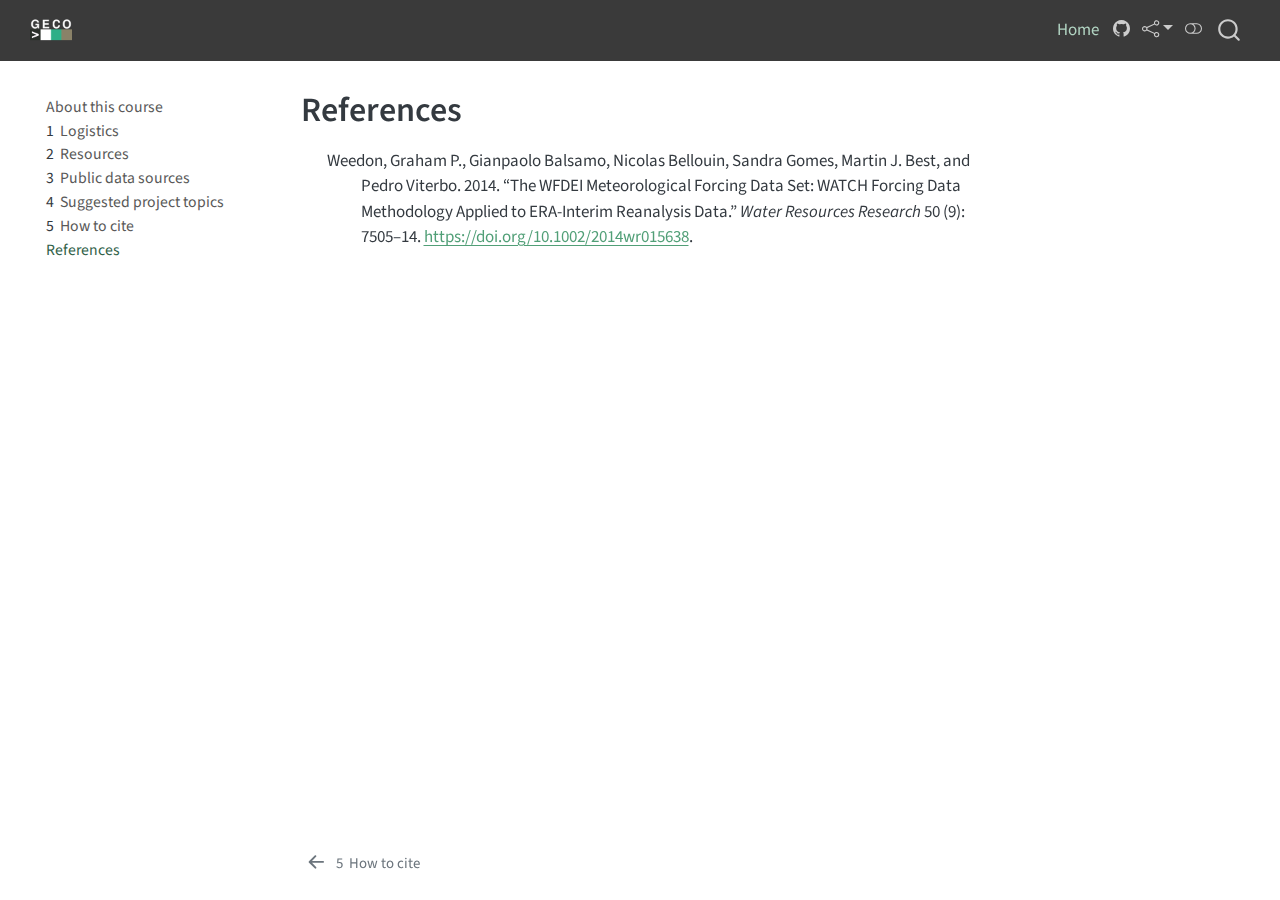
<file: references.html>
<!DOCTYPE html>
<html xmlns="http://www.w3.org/1999/xhtml" lang="en" xml:lang="en"><head>

<meta charset="utf-8">
<meta name="generator" content="quarto-1.6.40">

<meta name="viewport" content="width=device-width, initial-scale=1.0, user-scalable=yes">


<title>References – Proseminar in Geocomputation and Earth Observation</title>
<style>
code{white-space: pre-wrap;}
span.smallcaps{font-variant: small-caps;}
div.columns{display: flex; gap: min(4vw, 1.5em);}
div.column{flex: auto; overflow-x: auto;}
div.hanging-indent{margin-left: 1.5em; text-indent: -1.5em;}
ul.task-list{list-style: none;}
ul.task-list li input[type="checkbox"] {
  width: 0.8em;
  margin: 0 0.8em 0.2em -1em; /* quarto-specific, see https://github.com/quarto-dev/quarto-cli/issues/4556 */ 
  vertical-align: middle;
}
/* CSS for citations */
div.csl-bib-body { }
div.csl-entry {
  clear: both;
}
.hanging-indent div.csl-entry {
  margin-left:2em;
  text-indent:-2em;
}
div.csl-left-margin {
  min-width:2em;
  float:left;
}
div.csl-right-inline {
  margin-left:2em;
  padding-left:1em;
}
div.csl-indent {
  margin-left: 2em;
}</style>


<script src="site_libs/quarto-nav/quarto-nav.js"></script>
<script src="site_libs/quarto-nav/headroom.min.js"></script>
<script src="site_libs/clipboard/clipboard.min.js"></script>
<script src="site_libs/quarto-search/autocomplete.umd.js"></script>
<script src="site_libs/quarto-search/fuse.min.js"></script>
<script src="site_libs/quarto-search/quarto-search.js"></script>
<meta name="quarto:offset" content="./">
<link href="./citations.html" rel="prev">
<link href="./figures/favicon.ico" rel="icon">
<script src="site_libs/quarto-html/quarto.js"></script>
<script src="site_libs/quarto-html/popper.min.js"></script>
<script src="site_libs/quarto-html/tippy.umd.min.js"></script>
<script src="site_libs/quarto-html/anchor.min.js"></script>
<link href="site_libs/quarto-html/tippy.css" rel="stylesheet">
<link href="site_libs/quarto-html/quarto-syntax-highlighting-549806ee2085284f45b00abea8c6df48.css" rel="stylesheet" class="quarto-color-scheme" id="quarto-text-highlighting-styles">
<link href="site_libs/quarto-html/quarto-syntax-highlighting-dark-8ea72dc5fed832574809a9c94082fbbb.css" rel="prefetch" class="quarto-color-scheme quarto-color-alternate" id="quarto-text-highlighting-styles">
<script src="site_libs/bootstrap/bootstrap.min.js"></script>
<link href="site_libs/bootstrap/bootstrap-icons.css" rel="stylesheet">
<link href="site_libs/bootstrap/bootstrap-f2e526a75abc17d413c930221ffb7d38.min.css" rel="stylesheet" append-hash="true" class="quarto-color-scheme" id="quarto-bootstrap" data-mode="light">
<link href="site_libs/bootstrap/bootstrap-dark-ed7e8abda2d2788c0893c9caeea0eb1f.min.css" rel="prefetch" append-hash="true" class="quarto-color-scheme quarto-color-alternate" id="quarto-bootstrap" data-mode="dark">
<script id="quarto-search-options" type="application/json">{
  "location": "navbar",
  "copy-button": false,
  "collapse-after": 3,
  "panel-placement": "end",
  "type": "overlay",
  "limit": 50,
  "keyboard-shortcut": [
    "f",
    "/",
    "s"
  ],
  "show-item-context": false,
  "language": {
    "search-no-results-text": "No results",
    "search-matching-documents-text": "matching documents",
    "search-copy-link-title": "Copy link to search",
    "search-hide-matches-text": "Hide additional matches",
    "search-more-match-text": "more match in this document",
    "search-more-matches-text": "more matches in this document",
    "search-clear-button-title": "Clear",
    "search-text-placeholder": "",
    "search-detached-cancel-button-title": "Cancel",
    "search-submit-button-title": "Submit",
    "search-label": "Search"
  }
}</script>


<meta name="twitter:title" content="References – Proseminar in Geocomputation and Earth Observation">
<meta name="twitter:card" content="summary">
</head>

<body class="nav-sidebar floating nav-fixed">

<div id="quarto-search-results"></div>
  <header id="quarto-header" class="headroom fixed-top">
    <nav class="navbar navbar-expand-lg " data-bs-theme="dark">
      <div class="navbar-container container-fluid">
      <div class="navbar-brand-container mx-auto">
    <a href="./index.html" class="navbar-brand navbar-brand-logo">
    <img src="./images/logo.png" alt="" class="navbar-logo">
    </a>
    <a class="navbar-brand" href="./index.html">
    <span class="navbar-title"></span>
    </a>
  </div>
            <div id="quarto-search" class="" title="Search"></div>
          <button class="navbar-toggler" type="button" data-bs-toggle="collapse" data-bs-target="#navbarCollapse" aria-controls="navbarCollapse" role="menu" aria-expanded="false" aria-label="Toggle navigation" onclick="if (window.quartoToggleHeadroom) { window.quartoToggleHeadroom(); }">
  <span class="navbar-toggler-icon"></span>
</button>
          <div class="collapse navbar-collapse" id="navbarCollapse">
            <ul class="navbar-nav navbar-nav-scroll ms-auto">
  <li class="nav-item">
    <a class="nav-link active" href="./index.html" aria-current="page"> 
<span class="menu-text">Home</span></a>
  </li>  
</ul>
          </div> <!-- /navcollapse -->
            <div class="quarto-navbar-tools tools-wide">
    <a href="https://github.com/geco-bern/R_book_template/" title="Source Code" class="quarto-navigation-tool px-1" aria-label="Source Code"><i class="bi bi-github"></i></a>
    <div class="dropdown">
      <a href="" title="Share" id="quarto-navigation-tool-dropdown-0" class="quarto-navigation-tool dropdown-toggle px-1" data-bs-toggle="dropdown" aria-expanded="false" role="link" aria-label="Share"><i class="bi bi-share"></i></a>
      <ul class="dropdown-menu" aria-labelledby="quarto-navigation-tool-dropdown-0">
          <li>
            <a class="dropdown-item quarto-navbar-tools-item" href="https://twitter.com/intent/tweet?url=|url|">
              <i class="bi bi-twitter pe-1"></i>
            Twitter
            </a>
          </li>
          <li>
            <a class="dropdown-item quarto-navbar-tools-item" href="https://www.facebook.com/sharer/sharer.php?u=|url|">
              <i class="bi bi-facebook pe-1"></i>
            Facebook
            </a>
          </li>
      </ul>
    </div>
  <a href="" class="quarto-color-scheme-toggle quarto-navigation-tool  px-1" onclick="window.quartoToggleColorScheme(); return false;" title="Toggle dark mode"><i class="bi"></i></a>
</div>
      </div> <!-- /container-fluid -->
    </nav>
  <nav class="quarto-secondary-nav">
    <div class="container-fluid d-flex">
      <button type="button" class="quarto-btn-toggle btn" data-bs-toggle="collapse" role="button" data-bs-target=".quarto-sidebar-collapse-item" aria-controls="quarto-sidebar" aria-expanded="false" aria-label="Toggle sidebar navigation" onclick="if (window.quartoToggleHeadroom) { window.quartoToggleHeadroom(); }">
        <i class="bi bi-layout-text-sidebar-reverse"></i>
      </button>
        <nav class="quarto-page-breadcrumbs" aria-label="breadcrumb"><ol class="breadcrumb"><li class="breadcrumb-item"><a href="./references.html">References</a></li></ol></nav>
        <a class="flex-grow-1" role="navigation" data-bs-toggle="collapse" data-bs-target=".quarto-sidebar-collapse-item" aria-controls="quarto-sidebar" aria-expanded="false" aria-label="Toggle sidebar navigation" onclick="if (window.quartoToggleHeadroom) { window.quartoToggleHeadroom(); }">      
        </a>
    </div>
  </nav>
</header>
<!-- content -->
<div id="quarto-content" class="quarto-container page-columns page-rows-contents page-layout-article page-navbar">
<!-- sidebar -->
  <nav id="quarto-sidebar" class="sidebar collapse collapse-horizontal quarto-sidebar-collapse-item sidebar-navigation floating overflow-auto">
    <div class="sidebar-menu-container"> 
    <ul class="list-unstyled mt-1">
        <li class="sidebar-item">
  <div class="sidebar-item-container"> 
  <a href="./index.html" class="sidebar-item-text sidebar-link">
 <span class="menu-text">About this course</span></a>
  </div>
</li>
        <li class="sidebar-item">
  <div class="sidebar-item-container"> 
  <a href="./logistics.html" class="sidebar-item-text sidebar-link">
 <span class="menu-text"><span class="chapter-number">1</span>&nbsp; <span class="chapter-title">Logistics</span></span></a>
  </div>
</li>
        <li class="sidebar-item">
  <div class="sidebar-item-container"> 
  <a href="./resources.html" class="sidebar-item-text sidebar-link">
 <span class="menu-text"><span class="chapter-number">2</span>&nbsp; <span class="chapter-title">Resources</span></span></a>
  </div>
</li>
        <li class="sidebar-item">
  <div class="sidebar-item-container"> 
  <a href="./public_data.html" class="sidebar-item-text sidebar-link">
 <span class="menu-text"><span class="chapter-number">3</span>&nbsp; <span class="chapter-title">Public data sources</span></span></a>
  </div>
</li>
        <li class="sidebar-item">
  <div class="sidebar-item-container"> 
  <a href="./project_ideas.html" class="sidebar-item-text sidebar-link">
 <span class="menu-text"><span class="chapter-number">4</span>&nbsp; <span class="chapter-title">Suggested project topics</span></span></a>
  </div>
</li>
        <li class="sidebar-item">
  <div class="sidebar-item-container"> 
  <a href="./citations.html" class="sidebar-item-text sidebar-link">
 <span class="menu-text"><span class="chapter-number">5</span>&nbsp; <span class="chapter-title">How to cite</span></span></a>
  </div>
</li>
        <li class="sidebar-item">
  <div class="sidebar-item-container"> 
  <a href="./references.html" class="sidebar-item-text sidebar-link active">
 <span class="menu-text">References</span></a>
  </div>
</li>
    </ul>
    </div>
</nav>
<div id="quarto-sidebar-glass" class="quarto-sidebar-collapse-item" data-bs-toggle="collapse" data-bs-target=".quarto-sidebar-collapse-item"></div>
<!-- margin-sidebar -->
    <div id="quarto-margin-sidebar" class="sidebar margin-sidebar zindex-bottom">
        
    </div>
<!-- main -->
<main class="content" id="quarto-document-content">

<header id="title-block-header" class="quarto-title-block default">
<div class="quarto-title">
<h1 class="title">References</h1>
</div>



<div class="quarto-title-meta">

    
  
    
  </div>
  


</header>


<div id="refs" class="references csl-bib-body hanging-indent" data-entry-spacing="0" role="list">
<div id="ref-weedon2014" class="csl-entry" role="listitem">
Weedon, Graham P., Gianpaolo Balsamo, Nicolas Bellouin, Sandra Gomes,
Martin J. Best, and Pedro Viterbo. 2014. <span>“The WFDEI Meteorological
Forcing Data Set: WATCH Forcing Data Methodology Applied to ERA-Interim
Reanalysis Data.”</span> <em>Water Resources Research</em> 50 (9):
7505–14. <a href="https://doi.org/10.1002/2014wr015638">https://doi.org/10.1002/2014wr015638</a>.
</div>
</div>



</main> <!-- /main -->
<script id="quarto-html-after-body" type="application/javascript">
window.document.addEventListener("DOMContentLoaded", function (event) {
  const toggleBodyColorMode = (bsSheetEl) => {
    const mode = bsSheetEl.getAttribute("data-mode");
    const bodyEl = window.document.querySelector("body");
    if (mode === "dark") {
      bodyEl.classList.add("quarto-dark");
      bodyEl.classList.remove("quarto-light");
    } else {
      bodyEl.classList.add("quarto-light");
      bodyEl.classList.remove("quarto-dark");
    }
  }
  const toggleBodyColorPrimary = () => {
    const bsSheetEl = window.document.querySelector("link#quarto-bootstrap");
    if (bsSheetEl) {
      toggleBodyColorMode(bsSheetEl);
    }
  }
  toggleBodyColorPrimary();  
  const disableStylesheet = (stylesheets) => {
    for (let i=0; i < stylesheets.length; i++) {
      const stylesheet = stylesheets[i];
      stylesheet.rel = 'prefetch';
    }
  }
  const enableStylesheet = (stylesheets) => {
    for (let i=0; i < stylesheets.length; i++) {
      const stylesheet = stylesheets[i];
      stylesheet.rel = 'stylesheet';
    }
  }
  const manageTransitions = (selector, allowTransitions) => {
    const els = window.document.querySelectorAll(selector);
    for (let i=0; i < els.length; i++) {
      const el = els[i];
      if (allowTransitions) {
        el.classList.remove('notransition');
      } else {
        el.classList.add('notransition');
      }
    }
  }
  const toggleGiscusIfUsed = (isAlternate, darkModeDefault) => {
    const baseTheme = document.querySelector('#giscus-base-theme')?.value ?? 'light';
    const alternateTheme = document.querySelector('#giscus-alt-theme')?.value ?? 'dark';
    let newTheme = '';
    if(darkModeDefault) {
      newTheme = isAlternate ? baseTheme : alternateTheme;
    } else {
      newTheme = isAlternate ? alternateTheme : baseTheme;
    }
    const changeGiscusTheme = () => {
      // From: https://github.com/giscus/giscus/issues/336
      const sendMessage = (message) => {
        const iframe = document.querySelector('iframe.giscus-frame');
        if (!iframe) return;
        iframe.contentWindow.postMessage({ giscus: message }, 'https://giscus.app');
      }
      sendMessage({
        setConfig: {
          theme: newTheme
        }
      });
    }
    const isGiscussLoaded = window.document.querySelector('iframe.giscus-frame') !== null;
    if (isGiscussLoaded) {
      changeGiscusTheme();
    }
  }
  const toggleColorMode = (alternate) => {
    // Switch the stylesheets
    const alternateStylesheets = window.document.querySelectorAll('link.quarto-color-scheme.quarto-color-alternate');
    manageTransitions('#quarto-margin-sidebar .nav-link', false);
    if (alternate) {
      enableStylesheet(alternateStylesheets);
      for (const sheetNode of alternateStylesheets) {
        if (sheetNode.id === "quarto-bootstrap") {
          toggleBodyColorMode(sheetNode);
        }
      }
    } else {
      disableStylesheet(alternateStylesheets);
      toggleBodyColorPrimary();
    }
    manageTransitions('#quarto-margin-sidebar .nav-link', true);
    // Switch the toggles
    const toggles = window.document.querySelectorAll('.quarto-color-scheme-toggle');
    for (let i=0; i < toggles.length; i++) {
      const toggle = toggles[i];
      if (toggle) {
        if (alternate) {
          toggle.classList.add("alternate");     
        } else {
          toggle.classList.remove("alternate");
        }
      }
    }
    // Hack to workaround the fact that safari doesn't
    // properly recolor the scrollbar when toggling (#1455)
    if (navigator.userAgent.indexOf('Safari') > 0 && navigator.userAgent.indexOf('Chrome') == -1) {
      manageTransitions("body", false);
      window.scrollTo(0, 1);
      setTimeout(() => {
        window.scrollTo(0, 0);
        manageTransitions("body", true);
      }, 40);  
    }
  }
  const isFileUrl = () => { 
    return window.location.protocol === 'file:';
  }
  const hasAlternateSentinel = () => {  
    let styleSentinel = getColorSchemeSentinel();
    if (styleSentinel !== null) {
      return styleSentinel === "alternate";
    } else {
      return false;
    }
  }
  const setStyleSentinel = (alternate) => {
    const value = alternate ? "alternate" : "default";
    if (!isFileUrl()) {
      window.localStorage.setItem("quarto-color-scheme", value);
    } else {
      localAlternateSentinel = value;
    }
  }
  const getColorSchemeSentinel = () => {
    if (!isFileUrl()) {
      const storageValue = window.localStorage.getItem("quarto-color-scheme");
      return storageValue != null ? storageValue : localAlternateSentinel;
    } else {
      return localAlternateSentinel;
    }
  }
  const darkModeDefault = false;
  let localAlternateSentinel = darkModeDefault ? 'alternate' : 'default';
  // Dark / light mode switch
  window.quartoToggleColorScheme = () => {
    // Read the current dark / light value 
    let toAlternate = !hasAlternateSentinel();
    toggleColorMode(toAlternate);
    setStyleSentinel(toAlternate);
    toggleGiscusIfUsed(toAlternate, darkModeDefault);
  };
  // Ensure there is a toggle, if there isn't float one in the top right
  if (window.document.querySelector('.quarto-color-scheme-toggle') === null) {
    const a = window.document.createElement('a');
    a.classList.add('top-right');
    a.classList.add('quarto-color-scheme-toggle');
    a.href = "";
    a.onclick = function() { try { window.quartoToggleColorScheme(); } catch {} return false; };
    const i = window.document.createElement("i");
    i.classList.add('bi');
    a.appendChild(i);
    window.document.body.appendChild(a);
  }
  // Switch to dark mode if need be
  if (hasAlternateSentinel()) {
    toggleColorMode(true);
  } else {
    toggleColorMode(false);
  }
  const icon = "";
  const anchorJS = new window.AnchorJS();
  anchorJS.options = {
    placement: 'right',
    icon: icon
  };
  anchorJS.add('.anchored');
  const isCodeAnnotation = (el) => {
    for (const clz of el.classList) {
      if (clz.startsWith('code-annotation-')) {                     
        return true;
      }
    }
    return false;
  }
  const onCopySuccess = function(e) {
    // button target
    const button = e.trigger;
    // don't keep focus
    button.blur();
    // flash "checked"
    button.classList.add('code-copy-button-checked');
    var currentTitle = button.getAttribute("title");
    button.setAttribute("title", "Copied!");
    let tooltip;
    if (window.bootstrap) {
      button.setAttribute("data-bs-toggle", "tooltip");
      button.setAttribute("data-bs-placement", "left");
      button.setAttribute("data-bs-title", "Copied!");
      tooltip = new bootstrap.Tooltip(button, 
        { trigger: "manual", 
          customClass: "code-copy-button-tooltip",
          offset: [0, -8]});
      tooltip.show();    
    }
    setTimeout(function() {
      if (tooltip) {
        tooltip.hide();
        button.removeAttribute("data-bs-title");
        button.removeAttribute("data-bs-toggle");
        button.removeAttribute("data-bs-placement");
      }
      button.setAttribute("title", currentTitle);
      button.classList.remove('code-copy-button-checked');
    }, 1000);
    // clear code selection
    e.clearSelection();
  }
  const getTextToCopy = function(trigger) {
      const codeEl = trigger.previousElementSibling.cloneNode(true);
      for (const childEl of codeEl.children) {
        if (isCodeAnnotation(childEl)) {
          childEl.remove();
        }
      }
      return codeEl.innerText;
  }
  const clipboard = new window.ClipboardJS('.code-copy-button:not([data-in-quarto-modal])', {
    text: getTextToCopy
  });
  clipboard.on('success', onCopySuccess);
  if (window.document.getElementById('quarto-embedded-source-code-modal')) {
    const clipboardModal = new window.ClipboardJS('.code-copy-button[data-in-quarto-modal]', {
      text: getTextToCopy,
      container: window.document.getElementById('quarto-embedded-source-code-modal')
    });
    clipboardModal.on('success', onCopySuccess);
  }
    var localhostRegex = new RegExp(/^(?:http|https):\/\/localhost\:?[0-9]*\//);
    var mailtoRegex = new RegExp(/^mailto:/);
      var filterRegex = new RegExp('/' + window.location.host + '/');
    var isInternal = (href) => {
        return filterRegex.test(href) || localhostRegex.test(href) || mailtoRegex.test(href);
    }
    // Inspect non-navigation links and adorn them if external
 	var links = window.document.querySelectorAll('a[href]:not(.nav-link):not(.navbar-brand):not(.toc-action):not(.sidebar-link):not(.sidebar-item-toggle):not(.pagination-link):not(.no-external):not([aria-hidden]):not(.dropdown-item):not(.quarto-navigation-tool):not(.about-link)');
    for (var i=0; i<links.length; i++) {
      const link = links[i];
      if (!isInternal(link.href)) {
        // undo the damage that might have been done by quarto-nav.js in the case of
        // links that we want to consider external
        if (link.dataset.originalHref !== undefined) {
          link.href = link.dataset.originalHref;
        }
      }
    }
  function tippyHover(el, contentFn, onTriggerFn, onUntriggerFn) {
    const config = {
      allowHTML: true,
      maxWidth: 500,
      delay: 100,
      arrow: false,
      appendTo: function(el) {
          return el.parentElement;
      },
      interactive: true,
      interactiveBorder: 10,
      theme: 'quarto',
      placement: 'bottom-start',
    };
    if (contentFn) {
      config.content = contentFn;
    }
    if (onTriggerFn) {
      config.onTrigger = onTriggerFn;
    }
    if (onUntriggerFn) {
      config.onUntrigger = onUntriggerFn;
    }
    window.tippy(el, config); 
  }
  const noterefs = window.document.querySelectorAll('a[role="doc-noteref"]');
  for (var i=0; i<noterefs.length; i++) {
    const ref = noterefs[i];
    tippyHover(ref, function() {
      // use id or data attribute instead here
      let href = ref.getAttribute('data-footnote-href') || ref.getAttribute('href');
      try { href = new URL(href).hash; } catch {}
      const id = href.replace(/^#\/?/, "");
      const note = window.document.getElementById(id);
      if (note) {
        return note.innerHTML;
      } else {
        return "";
      }
    });
  }
  const xrefs = window.document.querySelectorAll('a.quarto-xref');
  const processXRef = (id, note) => {
    // Strip column container classes
    const stripColumnClz = (el) => {
      el.classList.remove("page-full", "page-columns");
      if (el.children) {
        for (const child of el.children) {
          stripColumnClz(child);
        }
      }
    }
    stripColumnClz(note)
    if (id === null || id.startsWith('sec-')) {
      // Special case sections, only their first couple elements
      const container = document.createElement("div");
      if (note.children && note.children.length > 2) {
        container.appendChild(note.children[0].cloneNode(true));
        for (let i = 1; i < note.children.length; i++) {
          const child = note.children[i];
          if (child.tagName === "P" && child.innerText === "") {
            continue;
          } else {
            container.appendChild(child.cloneNode(true));
            break;
          }
        }
        if (window.Quarto?.typesetMath) {
          window.Quarto.typesetMath(container);
        }
        return container.innerHTML
      } else {
        if (window.Quarto?.typesetMath) {
          window.Quarto.typesetMath(note);
        }
        return note.innerHTML;
      }
    } else {
      // Remove any anchor links if they are present
      const anchorLink = note.querySelector('a.anchorjs-link');
      if (anchorLink) {
        anchorLink.remove();
      }
      if (window.Quarto?.typesetMath) {
        window.Quarto.typesetMath(note);
      }
      if (note.classList.contains("callout")) {
        return note.outerHTML;
      } else {
        return note.innerHTML;
      }
    }
  }
  for (var i=0; i<xrefs.length; i++) {
    const xref = xrefs[i];
    tippyHover(xref, undefined, function(instance) {
      instance.disable();
      let url = xref.getAttribute('href');
      let hash = undefined; 
      if (url.startsWith('#')) {
        hash = url;
      } else {
        try { hash = new URL(url).hash; } catch {}
      }
      if (hash) {
        const id = hash.replace(/^#\/?/, "");
        const note = window.document.getElementById(id);
        if (note !== null) {
          try {
            const html = processXRef(id, note.cloneNode(true));
            instance.setContent(html);
          } finally {
            instance.enable();
            instance.show();
          }
        } else {
          // See if we can fetch this
          fetch(url.split('#')[0])
          .then(res => res.text())
          .then(html => {
            const parser = new DOMParser();
            const htmlDoc = parser.parseFromString(html, "text/html");
            const note = htmlDoc.getElementById(id);
            if (note !== null) {
              const html = processXRef(id, note);
              instance.setContent(html);
            } 
          }).finally(() => {
            instance.enable();
            instance.show();
          });
        }
      } else {
        // See if we can fetch a full url (with no hash to target)
        // This is a special case and we should probably do some content thinning / targeting
        fetch(url)
        .then(res => res.text())
        .then(html => {
          const parser = new DOMParser();
          const htmlDoc = parser.parseFromString(html, "text/html");
          const note = htmlDoc.querySelector('main.content');
          if (note !== null) {
            // This should only happen for chapter cross references
            // (since there is no id in the URL)
            // remove the first header
            if (note.children.length > 0 && note.children[0].tagName === "HEADER") {
              note.children[0].remove();
            }
            const html = processXRef(null, note);
            instance.setContent(html);
          } 
        }).finally(() => {
          instance.enable();
          instance.show();
        });
      }
    }, function(instance) {
    });
  }
      let selectedAnnoteEl;
      const selectorForAnnotation = ( cell, annotation) => {
        let cellAttr = 'data-code-cell="' + cell + '"';
        let lineAttr = 'data-code-annotation="' +  annotation + '"';
        const selector = 'span[' + cellAttr + '][' + lineAttr + ']';
        return selector;
      }
      const selectCodeLines = (annoteEl) => {
        const doc = window.document;
        const targetCell = annoteEl.getAttribute("data-target-cell");
        const targetAnnotation = annoteEl.getAttribute("data-target-annotation");
        const annoteSpan = window.document.querySelector(selectorForAnnotation(targetCell, targetAnnotation));
        const lines = annoteSpan.getAttribute("data-code-lines").split(",");
        const lineIds = lines.map((line) => {
          return targetCell + "-" + line;
        })
        let top = null;
        let height = null;
        let parent = null;
        if (lineIds.length > 0) {
            //compute the position of the single el (top and bottom and make a div)
            const el = window.document.getElementById(lineIds[0]);
            top = el.offsetTop;
            height = el.offsetHeight;
            parent = el.parentElement.parentElement;
          if (lineIds.length > 1) {
            const lastEl = window.document.getElementById(lineIds[lineIds.length - 1]);
            const bottom = lastEl.offsetTop + lastEl.offsetHeight;
            height = bottom - top;
          }
          if (top !== null && height !== null && parent !== null) {
            // cook up a div (if necessary) and position it 
            let div = window.document.getElementById("code-annotation-line-highlight");
            if (div === null) {
              div = window.document.createElement("div");
              div.setAttribute("id", "code-annotation-line-highlight");
              div.style.position = 'absolute';
              parent.appendChild(div);
            }
            div.style.top = top - 2 + "px";
            div.style.height = height + 4 + "px";
            div.style.left = 0;
            let gutterDiv = window.document.getElementById("code-annotation-line-highlight-gutter");
            if (gutterDiv === null) {
              gutterDiv = window.document.createElement("div");
              gutterDiv.setAttribute("id", "code-annotation-line-highlight-gutter");
              gutterDiv.style.position = 'absolute';
              const codeCell = window.document.getElementById(targetCell);
              const gutter = codeCell.querySelector('.code-annotation-gutter');
              gutter.appendChild(gutterDiv);
            }
            gutterDiv.style.top = top - 2 + "px";
            gutterDiv.style.height = height + 4 + "px";
          }
          selectedAnnoteEl = annoteEl;
        }
      };
      const unselectCodeLines = () => {
        const elementsIds = ["code-annotation-line-highlight", "code-annotation-line-highlight-gutter"];
        elementsIds.forEach((elId) => {
          const div = window.document.getElementById(elId);
          if (div) {
            div.remove();
          }
        });
        selectedAnnoteEl = undefined;
      };
        // Handle positioning of the toggle
    window.addEventListener(
      "resize",
      throttle(() => {
        elRect = undefined;
        if (selectedAnnoteEl) {
          selectCodeLines(selectedAnnoteEl);
        }
      }, 10)
    );
    function throttle(fn, ms) {
    let throttle = false;
    let timer;
      return (...args) => {
        if(!throttle) { // first call gets through
            fn.apply(this, args);
            throttle = true;
        } else { // all the others get throttled
            if(timer) clearTimeout(timer); // cancel #2
            timer = setTimeout(() => {
              fn.apply(this, args);
              timer = throttle = false;
            }, ms);
        }
      };
    }
      // Attach click handler to the DT
      const annoteDls = window.document.querySelectorAll('dt[data-target-cell]');
      for (const annoteDlNode of annoteDls) {
        annoteDlNode.addEventListener('click', (event) => {
          const clickedEl = event.target;
          if (clickedEl !== selectedAnnoteEl) {
            unselectCodeLines();
            const activeEl = window.document.querySelector('dt[data-target-cell].code-annotation-active');
            if (activeEl) {
              activeEl.classList.remove('code-annotation-active');
            }
            selectCodeLines(clickedEl);
            clickedEl.classList.add('code-annotation-active');
          } else {
            // Unselect the line
            unselectCodeLines();
            clickedEl.classList.remove('code-annotation-active');
          }
        });
      }
  const findCites = (el) => {
    const parentEl = el.parentElement;
    if (parentEl) {
      const cites = parentEl.dataset.cites;
      if (cites) {
        return {
          el,
          cites: cites.split(' ')
        };
      } else {
        return findCites(el.parentElement)
      }
    } else {
      return undefined;
    }
  };
  var bibliorefs = window.document.querySelectorAll('a[role="doc-biblioref"]');
  for (var i=0; i<bibliorefs.length; i++) {
    const ref = bibliorefs[i];
    const citeInfo = findCites(ref);
    if (citeInfo) {
      tippyHover(citeInfo.el, function() {
        var popup = window.document.createElement('div');
        citeInfo.cites.forEach(function(cite) {
          var citeDiv = window.document.createElement('div');
          citeDiv.classList.add('hanging-indent');
          citeDiv.classList.add('csl-entry');
          var biblioDiv = window.document.getElementById('ref-' + cite);
          if (biblioDiv) {
            citeDiv.innerHTML = biblioDiv.innerHTML;
          }
          popup.appendChild(citeDiv);
        });
        return popup.innerHTML;
      });
    }
  }
});
</script>
<nav class="page-navigation">
  <div class="nav-page nav-page-previous">
      <a href="./citations.html" class="pagination-link" aria-label="How to cite">
        <i class="bi bi-arrow-left-short"></i> <span class="nav-page-text"><span class="chapter-number">5</span>&nbsp; <span class="chapter-title">How to cite</span></span>
      </a>          
  </div>
  <div class="nav-page nav-page-next">
  </div>
</nav>
</div> <!-- /content -->




</body></html>
</file>
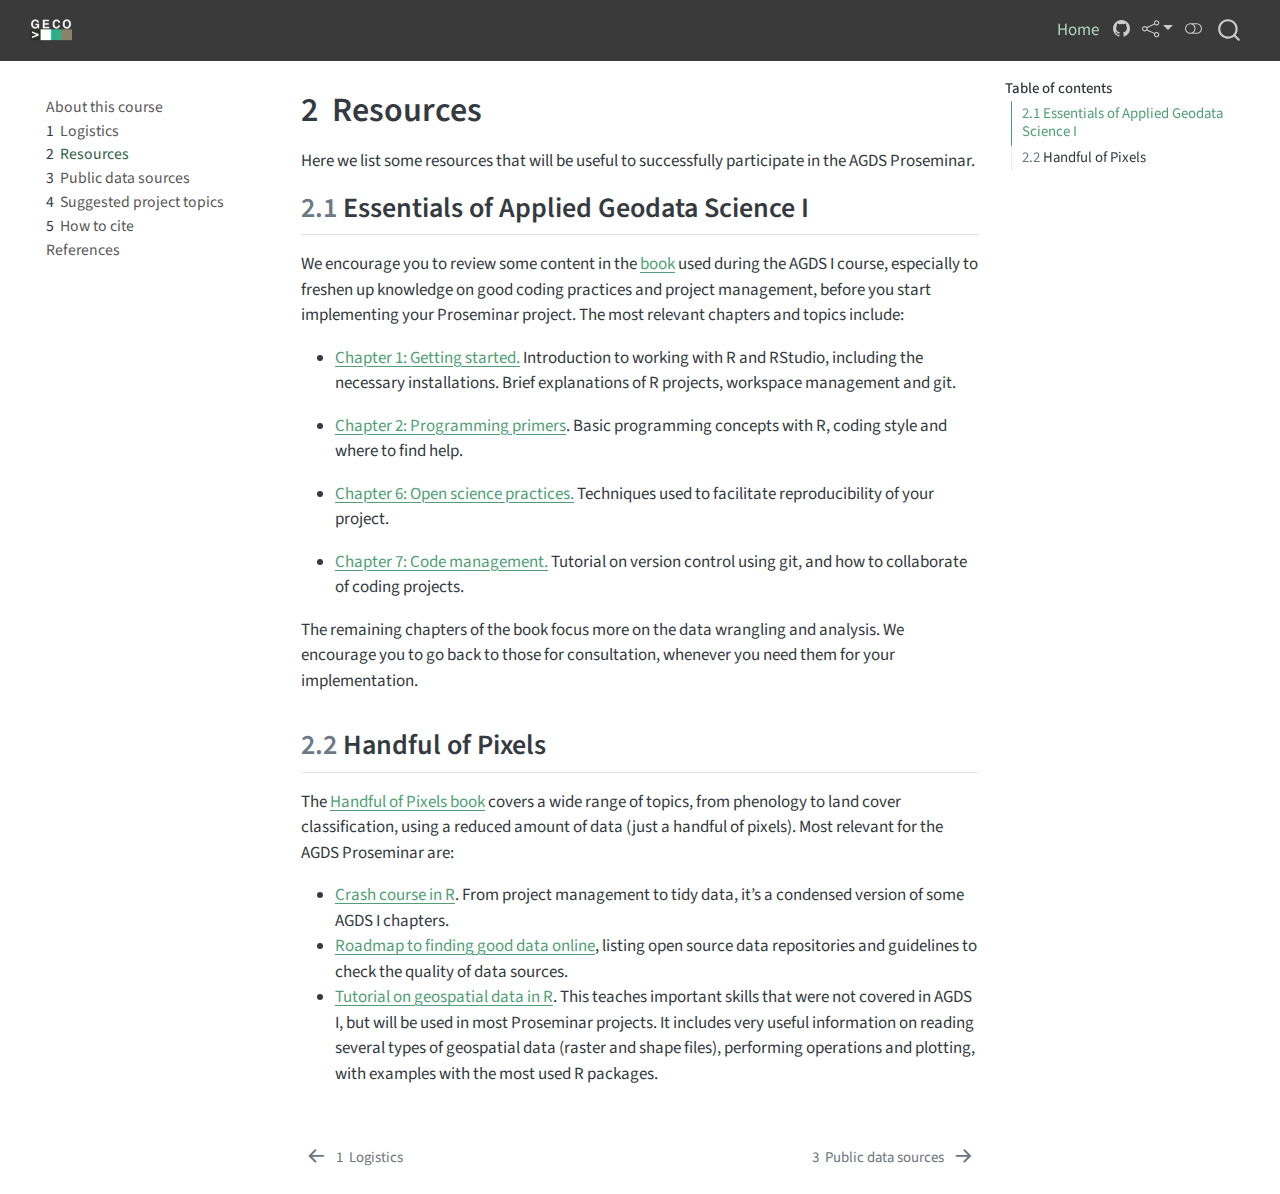
<file: resources.html>
<!DOCTYPE html>
<html xmlns="http://www.w3.org/1999/xhtml" lang="en" xml:lang="en"><head>

<meta charset="utf-8">
<meta name="generator" content="quarto-1.6.40">

<meta name="viewport" content="width=device-width, initial-scale=1.0, user-scalable=yes">


<title>2&nbsp; Resources – Proseminar in Geocomputation and Earth Observation</title>
<style>
code{white-space: pre-wrap;}
span.smallcaps{font-variant: small-caps;}
div.columns{display: flex; gap: min(4vw, 1.5em);}
div.column{flex: auto; overflow-x: auto;}
div.hanging-indent{margin-left: 1.5em; text-indent: -1.5em;}
ul.task-list{list-style: none;}
ul.task-list li input[type="checkbox"] {
  width: 0.8em;
  margin: 0 0.8em 0.2em -1em; /* quarto-specific, see https://github.com/quarto-dev/quarto-cli/issues/4556 */ 
  vertical-align: middle;
}
</style>


<script src="site_libs/quarto-nav/quarto-nav.js"></script>
<script src="site_libs/quarto-nav/headroom.min.js"></script>
<script src="site_libs/clipboard/clipboard.min.js"></script>
<script src="site_libs/quarto-search/autocomplete.umd.js"></script>
<script src="site_libs/quarto-search/fuse.min.js"></script>
<script src="site_libs/quarto-search/quarto-search.js"></script>
<meta name="quarto:offset" content="./">
<link href="./public_data.html" rel="next">
<link href="./logistics.html" rel="prev">
<link href="./figures/favicon.ico" rel="icon">
<script src="site_libs/quarto-html/quarto.js"></script>
<script src="site_libs/quarto-html/popper.min.js"></script>
<script src="site_libs/quarto-html/tippy.umd.min.js"></script>
<script src="site_libs/quarto-html/anchor.min.js"></script>
<link href="site_libs/quarto-html/tippy.css" rel="stylesheet">
<link href="site_libs/quarto-html/quarto-syntax-highlighting-549806ee2085284f45b00abea8c6df48.css" rel="stylesheet" class="quarto-color-scheme" id="quarto-text-highlighting-styles">
<link href="site_libs/quarto-html/quarto-syntax-highlighting-dark-8ea72dc5fed832574809a9c94082fbbb.css" rel="prefetch" class="quarto-color-scheme quarto-color-alternate" id="quarto-text-highlighting-styles">
<script src="site_libs/bootstrap/bootstrap.min.js"></script>
<link href="site_libs/bootstrap/bootstrap-icons.css" rel="stylesheet">
<link href="site_libs/bootstrap/bootstrap-f2e526a75abc17d413c930221ffb7d38.min.css" rel="stylesheet" append-hash="true" class="quarto-color-scheme" id="quarto-bootstrap" data-mode="light">
<link href="site_libs/bootstrap/bootstrap-dark-ed7e8abda2d2788c0893c9caeea0eb1f.min.css" rel="prefetch" append-hash="true" class="quarto-color-scheme quarto-color-alternate" id="quarto-bootstrap" data-mode="dark">
<script id="quarto-search-options" type="application/json">{
  "location": "navbar",
  "copy-button": false,
  "collapse-after": 3,
  "panel-placement": "end",
  "type": "overlay",
  "limit": 50,
  "keyboard-shortcut": [
    "f",
    "/",
    "s"
  ],
  "show-item-context": false,
  "language": {
    "search-no-results-text": "No results",
    "search-matching-documents-text": "matching documents",
    "search-copy-link-title": "Copy link to search",
    "search-hide-matches-text": "Hide additional matches",
    "search-more-match-text": "more match in this document",
    "search-more-matches-text": "more matches in this document",
    "search-clear-button-title": "Clear",
    "search-text-placeholder": "",
    "search-detached-cancel-button-title": "Cancel",
    "search-submit-button-title": "Submit",
    "search-label": "Search"
  }
}</script>


<meta name="twitter:title" content="2&nbsp; Resources – Proseminar in Geocomputation and Earth Observation">
<meta name="twitter:description" content="">
<meta name="twitter:card" content="summary">
</head>

<body class="nav-sidebar floating nav-fixed">

<div id="quarto-search-results"></div>
  <header id="quarto-header" class="headroom fixed-top">
    <nav class="navbar navbar-expand-lg " data-bs-theme="dark">
      <div class="navbar-container container-fluid">
      <div class="navbar-brand-container mx-auto">
    <a href="./index.html" class="navbar-brand navbar-brand-logo">
    <img src="./images/logo.png" alt="" class="navbar-logo">
    </a>
    <a class="navbar-brand" href="./index.html">
    <span class="navbar-title"></span>
    </a>
  </div>
            <div id="quarto-search" class="" title="Search"></div>
          <button class="navbar-toggler" type="button" data-bs-toggle="collapse" data-bs-target="#navbarCollapse" aria-controls="navbarCollapse" role="menu" aria-expanded="false" aria-label="Toggle navigation" onclick="if (window.quartoToggleHeadroom) { window.quartoToggleHeadroom(); }">
  <span class="navbar-toggler-icon"></span>
</button>
          <div class="collapse navbar-collapse" id="navbarCollapse">
            <ul class="navbar-nav navbar-nav-scroll ms-auto">
  <li class="nav-item">
    <a class="nav-link active" href="./index.html" aria-current="page"> 
<span class="menu-text">Home</span></a>
  </li>  
</ul>
          </div> <!-- /navcollapse -->
            <div class="quarto-navbar-tools tools-wide">
    <a href="https://github.com/geco-bern/R_book_template/" title="Source Code" class="quarto-navigation-tool px-1" aria-label="Source Code"><i class="bi bi-github"></i></a>
    <div class="dropdown">
      <a href="" title="Share" id="quarto-navigation-tool-dropdown-0" class="quarto-navigation-tool dropdown-toggle px-1" data-bs-toggle="dropdown" aria-expanded="false" role="link" aria-label="Share"><i class="bi bi-share"></i></a>
      <ul class="dropdown-menu" aria-labelledby="quarto-navigation-tool-dropdown-0">
          <li>
            <a class="dropdown-item quarto-navbar-tools-item" href="https://twitter.com/intent/tweet?url=|url|">
              <i class="bi bi-twitter pe-1"></i>
            Twitter
            </a>
          </li>
          <li>
            <a class="dropdown-item quarto-navbar-tools-item" href="https://www.facebook.com/sharer/sharer.php?u=|url|">
              <i class="bi bi-facebook pe-1"></i>
            Facebook
            </a>
          </li>
      </ul>
    </div>
  <a href="" class="quarto-color-scheme-toggle quarto-navigation-tool  px-1" onclick="window.quartoToggleColorScheme(); return false;" title="Toggle dark mode"><i class="bi"></i></a>
</div>
      </div> <!-- /container-fluid -->
    </nav>
  <nav class="quarto-secondary-nav">
    <div class="container-fluid d-flex">
      <button type="button" class="quarto-btn-toggle btn" data-bs-toggle="collapse" role="button" data-bs-target=".quarto-sidebar-collapse-item" aria-controls="quarto-sidebar" aria-expanded="false" aria-label="Toggle sidebar navigation" onclick="if (window.quartoToggleHeadroom) { window.quartoToggleHeadroom(); }">
        <i class="bi bi-layout-text-sidebar-reverse"></i>
      </button>
        <nav class="quarto-page-breadcrumbs" aria-label="breadcrumb"><ol class="breadcrumb"><li class="breadcrumb-item"><a href="./resources.html"><span class="chapter-number">2</span>&nbsp; <span class="chapter-title">Resources</span></a></li></ol></nav>
        <a class="flex-grow-1" role="navigation" data-bs-toggle="collapse" data-bs-target=".quarto-sidebar-collapse-item" aria-controls="quarto-sidebar" aria-expanded="false" aria-label="Toggle sidebar navigation" onclick="if (window.quartoToggleHeadroom) { window.quartoToggleHeadroom(); }">      
        </a>
    </div>
  </nav>
</header>
<!-- content -->
<div id="quarto-content" class="quarto-container page-columns page-rows-contents page-layout-article page-navbar">
<!-- sidebar -->
  <nav id="quarto-sidebar" class="sidebar collapse collapse-horizontal quarto-sidebar-collapse-item sidebar-navigation floating overflow-auto">
    <div class="sidebar-menu-container"> 
    <ul class="list-unstyled mt-1">
        <li class="sidebar-item">
  <div class="sidebar-item-container"> 
  <a href="./index.html" class="sidebar-item-text sidebar-link">
 <span class="menu-text">About this course</span></a>
  </div>
</li>
        <li class="sidebar-item">
  <div class="sidebar-item-container"> 
  <a href="./logistics.html" class="sidebar-item-text sidebar-link">
 <span class="menu-text"><span class="chapter-number">1</span>&nbsp; <span class="chapter-title">Logistics</span></span></a>
  </div>
</li>
        <li class="sidebar-item">
  <div class="sidebar-item-container"> 
  <a href="./resources.html" class="sidebar-item-text sidebar-link active">
 <span class="menu-text"><span class="chapter-number">2</span>&nbsp; <span class="chapter-title">Resources</span></span></a>
  </div>
</li>
        <li class="sidebar-item">
  <div class="sidebar-item-container"> 
  <a href="./public_data.html" class="sidebar-item-text sidebar-link">
 <span class="menu-text"><span class="chapter-number">3</span>&nbsp; <span class="chapter-title">Public data sources</span></span></a>
  </div>
</li>
        <li class="sidebar-item">
  <div class="sidebar-item-container"> 
  <a href="./project_ideas.html" class="sidebar-item-text sidebar-link">
 <span class="menu-text"><span class="chapter-number">4</span>&nbsp; <span class="chapter-title">Suggested project topics</span></span></a>
  </div>
</li>
        <li class="sidebar-item">
  <div class="sidebar-item-container"> 
  <a href="./citations.html" class="sidebar-item-text sidebar-link">
 <span class="menu-text"><span class="chapter-number">5</span>&nbsp; <span class="chapter-title">How to cite</span></span></a>
  </div>
</li>
        <li class="sidebar-item">
  <div class="sidebar-item-container"> 
  <a href="./references.html" class="sidebar-item-text sidebar-link">
 <span class="menu-text">References</span></a>
  </div>
</li>
    </ul>
    </div>
</nav>
<div id="quarto-sidebar-glass" class="quarto-sidebar-collapse-item" data-bs-toggle="collapse" data-bs-target=".quarto-sidebar-collapse-item"></div>
<!-- margin-sidebar -->
    <div id="quarto-margin-sidebar" class="sidebar margin-sidebar">
        <nav id="TOC" role="doc-toc" class="toc-active">
    <h2 id="toc-title">Table of contents</h2>
   
  <ul>
  <li><a href="#sec-agds" id="toc-sec-agds" class="nav-link active" data-scroll-target="#sec-agds"><span class="header-section-number">2.1</span> Essentials of Applied Geodata Science I</a></li>
  <li><a href="#handful-of-pixels" id="toc-handful-of-pixels" class="nav-link" data-scroll-target="#handful-of-pixels"><span class="header-section-number">2.2</span> Handful of Pixels</a></li>
  </ul>
</nav>
    </div>
<!-- main -->
<main class="content" id="quarto-document-content">

<header id="title-block-header" class="quarto-title-block default">
<div class="quarto-title">
<h1 class="title"><span class="chapter-number">2</span>&nbsp; <span class="chapter-title">Resources</span></h1>
</div>



<div class="quarto-title-meta">

    
  
    
  </div>
  


</header>


<p>Here we list some resources that will be useful to successfully participate in the AGDS Proseminar.</p>
<section id="sec-agds" class="level2" data-number="2.1">
<h2 data-number="2.1" class="anchored" data-anchor-id="sec-agds"><span class="header-section-number">2.1</span> Essentials of Applied Geodata Science I</h2>
<p>We encourage you to review some content in the <a href="https://geco-bern.github.io/agds/">book</a> used during the AGDS I course, especially to freshen up knowledge on good coding practices and project management, before you start implementing your Proseminar project. The most relevant chapters and topics include:</p>
<ul>
<li><p><a href="https://geco-bern.github.io/agds/gettingstarted.html">Chapter 1: Getting started.</a> Introduction to working with R and RStudio, including the necessary installations. Brief explanations of R projects, workspace management and git.</p></li>
<li><p><a href="https://geco-bern.github.io/agds/programmingprimers.html">Chapter 2: Programming primers</a>. Basic programming concepts with R, coding style and where to find help.</p></li>
<li><p><a href="https://geco-bern.github.io/agds/openscience.html#openscience">Chapter 6: Open science practices.</a> Techniques used to facilitate reproducibility of your project.</p></li>
<li><p><a href="https://geco-bern.github.io/agds/codemgmt.html">Chapter 7: Code management.</a> Tutorial on version control using git, and how to collaborate of coding projects.</p></li>
</ul>
<p>The remaining chapters of the book focus more on the data wrangling and analysis. We encourage you to go back to those for consultation, whenever you need them for your implementation.</p>
</section>
<section id="handful-of-pixels" class="level2" data-number="2.2">
<h2 data-number="2.2" class="anchored" data-anchor-id="handful-of-pixels"><span class="header-section-number">2.2</span> Handful of Pixels</h2>
<p>The <a href="https://geco-bern.github.io/handfull_of_pixels/">Handful of Pixels book</a> covers a wide range of topics, from phenology to land cover classification, using a reduced amount of data (just a handful of pixels). Most relevant for the AGDS Proseminar are:</p>
<ul>
<li><a href="https://geco-bern.github.io/handfull_of_pixels/basic_R.html">Crash course in R</a>. From project management to tidy data, it’s a condensed version of some AGDS I chapters.</li>
<li><a href="https://geco-bern.github.io/handfull_of_pixels/gathering_data.html">Roadmap to finding good data online</a>, listing open source data repositories and guidelines to check the quality of data sources.</li>
<li><a href="https://geco-bern.github.io/handfull_of_pixels/geospatial_R.html">Tutorial on geospatial data in R</a>. This teaches important skills that were not covered in AGDS I, but will be used in most Proseminar projects. It includes very useful information on reading several types of geospatial data (raster and shape files), performing operations and plotting, with examples with the most used R packages.</li>
</ul>


</section>

</main> <!-- /main -->
<script id="quarto-html-after-body" type="application/javascript">
window.document.addEventListener("DOMContentLoaded", function (event) {
  const toggleBodyColorMode = (bsSheetEl) => {
    const mode = bsSheetEl.getAttribute("data-mode");
    const bodyEl = window.document.querySelector("body");
    if (mode === "dark") {
      bodyEl.classList.add("quarto-dark");
      bodyEl.classList.remove("quarto-light");
    } else {
      bodyEl.classList.add("quarto-light");
      bodyEl.classList.remove("quarto-dark");
    }
  }
  const toggleBodyColorPrimary = () => {
    const bsSheetEl = window.document.querySelector("link#quarto-bootstrap");
    if (bsSheetEl) {
      toggleBodyColorMode(bsSheetEl);
    }
  }
  toggleBodyColorPrimary();  
  const disableStylesheet = (stylesheets) => {
    for (let i=0; i < stylesheets.length; i++) {
      const stylesheet = stylesheets[i];
      stylesheet.rel = 'prefetch';
    }
  }
  const enableStylesheet = (stylesheets) => {
    for (let i=0; i < stylesheets.length; i++) {
      const stylesheet = stylesheets[i];
      stylesheet.rel = 'stylesheet';
    }
  }
  const manageTransitions = (selector, allowTransitions) => {
    const els = window.document.querySelectorAll(selector);
    for (let i=0; i < els.length; i++) {
      const el = els[i];
      if (allowTransitions) {
        el.classList.remove('notransition');
      } else {
        el.classList.add('notransition');
      }
    }
  }
  const toggleGiscusIfUsed = (isAlternate, darkModeDefault) => {
    const baseTheme = document.querySelector('#giscus-base-theme')?.value ?? 'light';
    const alternateTheme = document.querySelector('#giscus-alt-theme')?.value ?? 'dark';
    let newTheme = '';
    if(darkModeDefault) {
      newTheme = isAlternate ? baseTheme : alternateTheme;
    } else {
      newTheme = isAlternate ? alternateTheme : baseTheme;
    }
    const changeGiscusTheme = () => {
      // From: https://github.com/giscus/giscus/issues/336
      const sendMessage = (message) => {
        const iframe = document.querySelector('iframe.giscus-frame');
        if (!iframe) return;
        iframe.contentWindow.postMessage({ giscus: message }, 'https://giscus.app');
      }
      sendMessage({
        setConfig: {
          theme: newTheme
        }
      });
    }
    const isGiscussLoaded = window.document.querySelector('iframe.giscus-frame') !== null;
    if (isGiscussLoaded) {
      changeGiscusTheme();
    }
  }
  const toggleColorMode = (alternate) => {
    // Switch the stylesheets
    const alternateStylesheets = window.document.querySelectorAll('link.quarto-color-scheme.quarto-color-alternate');
    manageTransitions('#quarto-margin-sidebar .nav-link', false);
    if (alternate) {
      enableStylesheet(alternateStylesheets);
      for (const sheetNode of alternateStylesheets) {
        if (sheetNode.id === "quarto-bootstrap") {
          toggleBodyColorMode(sheetNode);
        }
      }
    } else {
      disableStylesheet(alternateStylesheets);
      toggleBodyColorPrimary();
    }
    manageTransitions('#quarto-margin-sidebar .nav-link', true);
    // Switch the toggles
    const toggles = window.document.querySelectorAll('.quarto-color-scheme-toggle');
    for (let i=0; i < toggles.length; i++) {
      const toggle = toggles[i];
      if (toggle) {
        if (alternate) {
          toggle.classList.add("alternate");     
        } else {
          toggle.classList.remove("alternate");
        }
      }
    }
    // Hack to workaround the fact that safari doesn't
    // properly recolor the scrollbar when toggling (#1455)
    if (navigator.userAgent.indexOf('Safari') > 0 && navigator.userAgent.indexOf('Chrome') == -1) {
      manageTransitions("body", false);
      window.scrollTo(0, 1);
      setTimeout(() => {
        window.scrollTo(0, 0);
        manageTransitions("body", true);
      }, 40);  
    }
  }
  const isFileUrl = () => { 
    return window.location.protocol === 'file:';
  }
  const hasAlternateSentinel = () => {  
    let styleSentinel = getColorSchemeSentinel();
    if (styleSentinel !== null) {
      return styleSentinel === "alternate";
    } else {
      return false;
    }
  }
  const setStyleSentinel = (alternate) => {
    const value = alternate ? "alternate" : "default";
    if (!isFileUrl()) {
      window.localStorage.setItem("quarto-color-scheme", value);
    } else {
      localAlternateSentinel = value;
    }
  }
  const getColorSchemeSentinel = () => {
    if (!isFileUrl()) {
      const storageValue = window.localStorage.getItem("quarto-color-scheme");
      return storageValue != null ? storageValue : localAlternateSentinel;
    } else {
      return localAlternateSentinel;
    }
  }
  const darkModeDefault = false;
  let localAlternateSentinel = darkModeDefault ? 'alternate' : 'default';
  // Dark / light mode switch
  window.quartoToggleColorScheme = () => {
    // Read the current dark / light value 
    let toAlternate = !hasAlternateSentinel();
    toggleColorMode(toAlternate);
    setStyleSentinel(toAlternate);
    toggleGiscusIfUsed(toAlternate, darkModeDefault);
  };
  // Ensure there is a toggle, if there isn't float one in the top right
  if (window.document.querySelector('.quarto-color-scheme-toggle') === null) {
    const a = window.document.createElement('a');
    a.classList.add('top-right');
    a.classList.add('quarto-color-scheme-toggle');
    a.href = "";
    a.onclick = function() { try { window.quartoToggleColorScheme(); } catch {} return false; };
    const i = window.document.createElement("i");
    i.classList.add('bi');
    a.appendChild(i);
    window.document.body.appendChild(a);
  }
  // Switch to dark mode if need be
  if (hasAlternateSentinel()) {
    toggleColorMode(true);
  } else {
    toggleColorMode(false);
  }
  const icon = "";
  const anchorJS = new window.AnchorJS();
  anchorJS.options = {
    placement: 'right',
    icon: icon
  };
  anchorJS.add('.anchored');
  const isCodeAnnotation = (el) => {
    for (const clz of el.classList) {
      if (clz.startsWith('code-annotation-')) {                     
        return true;
      }
    }
    return false;
  }
  const onCopySuccess = function(e) {
    // button target
    const button = e.trigger;
    // don't keep focus
    button.blur();
    // flash "checked"
    button.classList.add('code-copy-button-checked');
    var currentTitle = button.getAttribute("title");
    button.setAttribute("title", "Copied!");
    let tooltip;
    if (window.bootstrap) {
      button.setAttribute("data-bs-toggle", "tooltip");
      button.setAttribute("data-bs-placement", "left");
      button.setAttribute("data-bs-title", "Copied!");
      tooltip = new bootstrap.Tooltip(button, 
        { trigger: "manual", 
          customClass: "code-copy-button-tooltip",
          offset: [0, -8]});
      tooltip.show();    
    }
    setTimeout(function() {
      if (tooltip) {
        tooltip.hide();
        button.removeAttribute("data-bs-title");
        button.removeAttribute("data-bs-toggle");
        button.removeAttribute("data-bs-placement");
      }
      button.setAttribute("title", currentTitle);
      button.classList.remove('code-copy-button-checked');
    }, 1000);
    // clear code selection
    e.clearSelection();
  }
  const getTextToCopy = function(trigger) {
      const codeEl = trigger.previousElementSibling.cloneNode(true);
      for (const childEl of codeEl.children) {
        if (isCodeAnnotation(childEl)) {
          childEl.remove();
        }
      }
      return codeEl.innerText;
  }
  const clipboard = new window.ClipboardJS('.code-copy-button:not([data-in-quarto-modal])', {
    text: getTextToCopy
  });
  clipboard.on('success', onCopySuccess);
  if (window.document.getElementById('quarto-embedded-source-code-modal')) {
    const clipboardModal = new window.ClipboardJS('.code-copy-button[data-in-quarto-modal]', {
      text: getTextToCopy,
      container: window.document.getElementById('quarto-embedded-source-code-modal')
    });
    clipboardModal.on('success', onCopySuccess);
  }
    var localhostRegex = new RegExp(/^(?:http|https):\/\/localhost\:?[0-9]*\//);
    var mailtoRegex = new RegExp(/^mailto:/);
      var filterRegex = new RegExp('/' + window.location.host + '/');
    var isInternal = (href) => {
        return filterRegex.test(href) || localhostRegex.test(href) || mailtoRegex.test(href);
    }
    // Inspect non-navigation links and adorn them if external
 	var links = window.document.querySelectorAll('a[href]:not(.nav-link):not(.navbar-brand):not(.toc-action):not(.sidebar-link):not(.sidebar-item-toggle):not(.pagination-link):not(.no-external):not([aria-hidden]):not(.dropdown-item):not(.quarto-navigation-tool):not(.about-link)');
    for (var i=0; i<links.length; i++) {
      const link = links[i];
      if (!isInternal(link.href)) {
        // undo the damage that might have been done by quarto-nav.js in the case of
        // links that we want to consider external
        if (link.dataset.originalHref !== undefined) {
          link.href = link.dataset.originalHref;
        }
      }
    }
  function tippyHover(el, contentFn, onTriggerFn, onUntriggerFn) {
    const config = {
      allowHTML: true,
      maxWidth: 500,
      delay: 100,
      arrow: false,
      appendTo: function(el) {
          return el.parentElement;
      },
      interactive: true,
      interactiveBorder: 10,
      theme: 'quarto',
      placement: 'bottom-start',
    };
    if (contentFn) {
      config.content = contentFn;
    }
    if (onTriggerFn) {
      config.onTrigger = onTriggerFn;
    }
    if (onUntriggerFn) {
      config.onUntrigger = onUntriggerFn;
    }
    window.tippy(el, config); 
  }
  const noterefs = window.document.querySelectorAll('a[role="doc-noteref"]');
  for (var i=0; i<noterefs.length; i++) {
    const ref = noterefs[i];
    tippyHover(ref, function() {
      // use id or data attribute instead here
      let href = ref.getAttribute('data-footnote-href') || ref.getAttribute('href');
      try { href = new URL(href).hash; } catch {}
      const id = href.replace(/^#\/?/, "");
      const note = window.document.getElementById(id);
      if (note) {
        return note.innerHTML;
      } else {
        return "";
      }
    });
  }
  const xrefs = window.document.querySelectorAll('a.quarto-xref');
  const processXRef = (id, note) => {
    // Strip column container classes
    const stripColumnClz = (el) => {
      el.classList.remove("page-full", "page-columns");
      if (el.children) {
        for (const child of el.children) {
          stripColumnClz(child);
        }
      }
    }
    stripColumnClz(note)
    if (id === null || id.startsWith('sec-')) {
      // Special case sections, only their first couple elements
      const container = document.createElement("div");
      if (note.children && note.children.length > 2) {
        container.appendChild(note.children[0].cloneNode(true));
        for (let i = 1; i < note.children.length; i++) {
          const child = note.children[i];
          if (child.tagName === "P" && child.innerText === "") {
            continue;
          } else {
            container.appendChild(child.cloneNode(true));
            break;
          }
        }
        if (window.Quarto?.typesetMath) {
          window.Quarto.typesetMath(container);
        }
        return container.innerHTML
      } else {
        if (window.Quarto?.typesetMath) {
          window.Quarto.typesetMath(note);
        }
        return note.innerHTML;
      }
    } else {
      // Remove any anchor links if they are present
      const anchorLink = note.querySelector('a.anchorjs-link');
      if (anchorLink) {
        anchorLink.remove();
      }
      if (window.Quarto?.typesetMath) {
        window.Quarto.typesetMath(note);
      }
      if (note.classList.contains("callout")) {
        return note.outerHTML;
      } else {
        return note.innerHTML;
      }
    }
  }
  for (var i=0; i<xrefs.length; i++) {
    const xref = xrefs[i];
    tippyHover(xref, undefined, function(instance) {
      instance.disable();
      let url = xref.getAttribute('href');
      let hash = undefined; 
      if (url.startsWith('#')) {
        hash = url;
      } else {
        try { hash = new URL(url).hash; } catch {}
      }
      if (hash) {
        const id = hash.replace(/^#\/?/, "");
        const note = window.document.getElementById(id);
        if (note !== null) {
          try {
            const html = processXRef(id, note.cloneNode(true));
            instance.setContent(html);
          } finally {
            instance.enable();
            instance.show();
          }
        } else {
          // See if we can fetch this
          fetch(url.split('#')[0])
          .then(res => res.text())
          .then(html => {
            const parser = new DOMParser();
            const htmlDoc = parser.parseFromString(html, "text/html");
            const note = htmlDoc.getElementById(id);
            if (note !== null) {
              const html = processXRef(id, note);
              instance.setContent(html);
            } 
          }).finally(() => {
            instance.enable();
            instance.show();
          });
        }
      } else {
        // See if we can fetch a full url (with no hash to target)
        // This is a special case and we should probably do some content thinning / targeting
        fetch(url)
        .then(res => res.text())
        .then(html => {
          const parser = new DOMParser();
          const htmlDoc = parser.parseFromString(html, "text/html");
          const note = htmlDoc.querySelector('main.content');
          if (note !== null) {
            // This should only happen for chapter cross references
            // (since there is no id in the URL)
            // remove the first header
            if (note.children.length > 0 && note.children[0].tagName === "HEADER") {
              note.children[0].remove();
            }
            const html = processXRef(null, note);
            instance.setContent(html);
          } 
        }).finally(() => {
          instance.enable();
          instance.show();
        });
      }
    }, function(instance) {
    });
  }
      let selectedAnnoteEl;
      const selectorForAnnotation = ( cell, annotation) => {
        let cellAttr = 'data-code-cell="' + cell + '"';
        let lineAttr = 'data-code-annotation="' +  annotation + '"';
        const selector = 'span[' + cellAttr + '][' + lineAttr + ']';
        return selector;
      }
      const selectCodeLines = (annoteEl) => {
        const doc = window.document;
        const targetCell = annoteEl.getAttribute("data-target-cell");
        const targetAnnotation = annoteEl.getAttribute("data-target-annotation");
        const annoteSpan = window.document.querySelector(selectorForAnnotation(targetCell, targetAnnotation));
        const lines = annoteSpan.getAttribute("data-code-lines").split(",");
        const lineIds = lines.map((line) => {
          return targetCell + "-" + line;
        })
        let top = null;
        let height = null;
        let parent = null;
        if (lineIds.length > 0) {
            //compute the position of the single el (top and bottom and make a div)
            const el = window.document.getElementById(lineIds[0]);
            top = el.offsetTop;
            height = el.offsetHeight;
            parent = el.parentElement.parentElement;
          if (lineIds.length > 1) {
            const lastEl = window.document.getElementById(lineIds[lineIds.length - 1]);
            const bottom = lastEl.offsetTop + lastEl.offsetHeight;
            height = bottom - top;
          }
          if (top !== null && height !== null && parent !== null) {
            // cook up a div (if necessary) and position it 
            let div = window.document.getElementById("code-annotation-line-highlight");
            if (div === null) {
              div = window.document.createElement("div");
              div.setAttribute("id", "code-annotation-line-highlight");
              div.style.position = 'absolute';
              parent.appendChild(div);
            }
            div.style.top = top - 2 + "px";
            div.style.height = height + 4 + "px";
            div.style.left = 0;
            let gutterDiv = window.document.getElementById("code-annotation-line-highlight-gutter");
            if (gutterDiv === null) {
              gutterDiv = window.document.createElement("div");
              gutterDiv.setAttribute("id", "code-annotation-line-highlight-gutter");
              gutterDiv.style.position = 'absolute';
              const codeCell = window.document.getElementById(targetCell);
              const gutter = codeCell.querySelector('.code-annotation-gutter');
              gutter.appendChild(gutterDiv);
            }
            gutterDiv.style.top = top - 2 + "px";
            gutterDiv.style.height = height + 4 + "px";
          }
          selectedAnnoteEl = annoteEl;
        }
      };
      const unselectCodeLines = () => {
        const elementsIds = ["code-annotation-line-highlight", "code-annotation-line-highlight-gutter"];
        elementsIds.forEach((elId) => {
          const div = window.document.getElementById(elId);
          if (div) {
            div.remove();
          }
        });
        selectedAnnoteEl = undefined;
      };
        // Handle positioning of the toggle
    window.addEventListener(
      "resize",
      throttle(() => {
        elRect = undefined;
        if (selectedAnnoteEl) {
          selectCodeLines(selectedAnnoteEl);
        }
      }, 10)
    );
    function throttle(fn, ms) {
    let throttle = false;
    let timer;
      return (...args) => {
        if(!throttle) { // first call gets through
            fn.apply(this, args);
            throttle = true;
        } else { // all the others get throttled
            if(timer) clearTimeout(timer); // cancel #2
            timer = setTimeout(() => {
              fn.apply(this, args);
              timer = throttle = false;
            }, ms);
        }
      };
    }
      // Attach click handler to the DT
      const annoteDls = window.document.querySelectorAll('dt[data-target-cell]');
      for (const annoteDlNode of annoteDls) {
        annoteDlNode.addEventListener('click', (event) => {
          const clickedEl = event.target;
          if (clickedEl !== selectedAnnoteEl) {
            unselectCodeLines();
            const activeEl = window.document.querySelector('dt[data-target-cell].code-annotation-active');
            if (activeEl) {
              activeEl.classList.remove('code-annotation-active');
            }
            selectCodeLines(clickedEl);
            clickedEl.classList.add('code-annotation-active');
          } else {
            // Unselect the line
            unselectCodeLines();
            clickedEl.classList.remove('code-annotation-active');
          }
        });
      }
  const findCites = (el) => {
    const parentEl = el.parentElement;
    if (parentEl) {
      const cites = parentEl.dataset.cites;
      if (cites) {
        return {
          el,
          cites: cites.split(' ')
        };
      } else {
        return findCites(el.parentElement)
      }
    } else {
      return undefined;
    }
  };
  var bibliorefs = window.document.querySelectorAll('a[role="doc-biblioref"]');
  for (var i=0; i<bibliorefs.length; i++) {
    const ref = bibliorefs[i];
    const citeInfo = findCites(ref);
    if (citeInfo) {
      tippyHover(citeInfo.el, function() {
        var popup = window.document.createElement('div');
        citeInfo.cites.forEach(function(cite) {
          var citeDiv = window.document.createElement('div');
          citeDiv.classList.add('hanging-indent');
          citeDiv.classList.add('csl-entry');
          var biblioDiv = window.document.getElementById('ref-' + cite);
          if (biblioDiv) {
            citeDiv.innerHTML = biblioDiv.innerHTML;
          }
          popup.appendChild(citeDiv);
        });
        return popup.innerHTML;
      });
    }
  }
});
</script>
<nav class="page-navigation">
  <div class="nav-page nav-page-previous">
      <a href="./logistics.html" class="pagination-link" aria-label="Logistics">
        <i class="bi bi-arrow-left-short"></i> <span class="nav-page-text"><span class="chapter-number">1</span>&nbsp; <span class="chapter-title">Logistics</span></span>
      </a>          
  </div>
  <div class="nav-page nav-page-next">
      <a href="./public_data.html" class="pagination-link" aria-label="Public data sources">
        <span class="nav-page-text"><span class="chapter-number">3</span>&nbsp; <span class="chapter-title">Public data sources</span></span> <i class="bi bi-arrow-right-short"></i>
      </a>
  </div>
</nav>
</div> <!-- /content -->




</body></html>
</file>
<file: site_libs/quarto-html/tippy.css>
.tippy-box[data-animation=fade][data-state=hidden]{opacity:0}[data-tippy-root]{max-width:calc(100vw - 10px)}.tippy-box{position:relative;background-color:#333;color:#fff;border-radius:4px;font-size:14px;line-height:1.4;white-space:normal;outline:0;transition-property:transform,visibility,opacity}.tippy-box[data-placement^=top]>.tippy-arrow{bottom:0}.tippy-box[data-placement^=top]>.tippy-arrow:before{bottom:-7px;left:0;border-width:8px 8px 0;border-top-color:initial;transform-origin:center top}.tippy-box[data-placement^=bottom]>.tippy-arrow{top:0}.tippy-box[data-placement^=bottom]>.tippy-arrow:before{top:-7px;left:0;border-width:0 8px 8px;border-bottom-color:initial;transform-origin:center bottom}.tippy-box[data-placement^=left]>.tippy-arrow{right:0}.tippy-box[data-placement^=left]>.tippy-arrow:before{border-width:8px 0 8px 8px;border-left-color:initial;right:-7px;transform-origin:center left}.tippy-box[data-placement^=right]>.tippy-arrow{left:0}.tippy-box[data-placement^=right]>.tippy-arrow:before{left:-7px;border-width:8px 8px 8px 0;border-right-color:initial;transform-origin:center right}.tippy-box[data-inertia][data-state=visible]{transition-timing-function:cubic-bezier(.54,1.5,.38,1.11)}.tippy-arrow{width:16px;height:16px;color:#333}.tippy-arrow:before{content:"";position:absolute;border-color:transparent;border-style:solid}.tippy-content{position:relative;padding:5px 9px;z-index:1}
</file>
<file: site_libs/quarto-html/quarto-syntax-highlighting-549806ee2085284f45b00abea8c6df48.css>
/* quarto syntax highlight colors */
:root {
  --quarto-hl-ot-color: #003B4F;
  --quarto-hl-at-color: #657422;
  --quarto-hl-ss-color: #20794D;
  --quarto-hl-an-color: #5E5E5E;
  --quarto-hl-fu-color: #4758AB;
  --quarto-hl-st-color: #20794D;
  --quarto-hl-cf-color: #003B4F;
  --quarto-hl-op-color: #5E5E5E;
  --quarto-hl-er-color: #AD0000;
  --quarto-hl-bn-color: #AD0000;
  --quarto-hl-al-color: #AD0000;
  --quarto-hl-va-color: #111111;
  --quarto-hl-bu-color: inherit;
  --quarto-hl-ex-color: inherit;
  --quarto-hl-pp-color: #AD0000;
  --quarto-hl-in-color: #5E5E5E;
  --quarto-hl-vs-color: #20794D;
  --quarto-hl-wa-color: #5E5E5E;
  --quarto-hl-do-color: #5E5E5E;
  --quarto-hl-im-color: #00769E;
  --quarto-hl-ch-color: #20794D;
  --quarto-hl-dt-color: #AD0000;
  --quarto-hl-fl-color: #AD0000;
  --quarto-hl-co-color: #5E5E5E;
  --quarto-hl-cv-color: #5E5E5E;
  --quarto-hl-cn-color: #8f5902;
  --quarto-hl-sc-color: #5E5E5E;
  --quarto-hl-dv-color: #AD0000;
  --quarto-hl-kw-color: #003B4F;
}

/* other quarto variables */
:root {
  --quarto-font-monospace: SFMono-Regular, Menlo, Monaco, Consolas, "Liberation Mono", "Courier New", monospace;
}

pre > code.sourceCode > span {
  color: #003B4F;
}

code span {
  color: #003B4F;
}

code.sourceCode > span {
  color: #003B4F;
}

div.sourceCode,
div.sourceCode pre.sourceCode {
  color: #003B4F;
}

code span.ot {
  color: #003B4F;
  font-style: inherit;
}

code span.at {
  color: #657422;
  font-style: inherit;
}

code span.ss {
  color: #20794D;
  font-style: inherit;
}

code span.an {
  color: #5E5E5E;
  font-style: inherit;
}

code span.fu {
  color: #4758AB;
  font-style: inherit;
}

code span.st {
  color: #20794D;
  font-style: inherit;
}

code span.cf {
  color: #003B4F;
  font-weight: bold;
  font-style: inherit;
}

code span.op {
  color: #5E5E5E;
  font-style: inherit;
}

code span.er {
  color: #AD0000;
  font-style: inherit;
}

code span.bn {
  color: #AD0000;
  font-style: inherit;
}

code span.al {
  color: #AD0000;
  font-style: inherit;
}

code span.va {
  color: #111111;
  font-style: inherit;
}

code span.bu {
  font-style: inherit;
}

code span.ex {
  font-style: inherit;
}

code span.pp {
  color: #AD0000;
  font-style: inherit;
}

code span.in {
  color: #5E5E5E;
  font-style: inherit;
}

code span.vs {
  color: #20794D;
  font-style: inherit;
}

code span.wa {
  color: #5E5E5E;
  font-style: italic;
}

code span.do {
  color: #5E5E5E;
  font-style: italic;
}

code span.im {
  color: #00769E;
  font-style: inherit;
}

code span.ch {
  color: #20794D;
  font-style: inherit;
}

code span.dt {
  color: #AD0000;
  font-style: inherit;
}

code span.fl {
  color: #AD0000;
  font-style: inherit;
}

code span.co {
  color: #5E5E5E;
  font-style: inherit;
}

code span.cv {
  color: #5E5E5E;
  font-style: italic;
}

code span.cn {
  color: #8f5902;
  font-style: inherit;
}

code span.sc {
  color: #5E5E5E;
  font-style: inherit;
}

code span.dv {
  color: #AD0000;
  font-style: inherit;
}

code span.kw {
  color: #003B4F;
  font-weight: bold;
  font-style: inherit;
}

.prevent-inlining {
  content: "</";
}

/*# sourceMappingURL=ae99138f4fbc2fb4c9f5e5cd69c22459.css.map */
</file>
<file: site_libs/quarto-html/quarto-syntax-highlighting-dark-8ea72dc5fed832574809a9c94082fbbb.css>
/* quarto syntax highlight colors */
:root {
  --quarto-hl-al-color: #f07178;
  --quarto-hl-an-color: #d4d0ab;
  --quarto-hl-at-color: #00e0e0;
  --quarto-hl-bn-color: #d4d0ab;
  --quarto-hl-bu-color: #abe338;
  --quarto-hl-ch-color: #abe338;
  --quarto-hl-co-color: #f8f8f2;
  --quarto-hl-cv-color: #ffd700;
  --quarto-hl-cn-color: #ffd700;
  --quarto-hl-cf-color: #ffa07a;
  --quarto-hl-dt-color: #ffa07a;
  --quarto-hl-dv-color: #d4d0ab;
  --quarto-hl-do-color: #f8f8f2;
  --quarto-hl-er-color: #f07178;
  --quarto-hl-ex-color: #00e0e0;
  --quarto-hl-fl-color: #d4d0ab;
  --quarto-hl-fu-color: #ffa07a;
  --quarto-hl-im-color: #abe338;
  --quarto-hl-in-color: #d4d0ab;
  --quarto-hl-kw-color: #ffa07a;
  --quarto-hl-op-color: #ffa07a;
  --quarto-hl-ot-color: #00e0e0;
  --quarto-hl-pp-color: #dcc6e0;
  --quarto-hl-re-color: #00e0e0;
  --quarto-hl-sc-color: #abe338;
  --quarto-hl-ss-color: #abe338;
  --quarto-hl-st-color: #abe338;
  --quarto-hl-va-color: #00e0e0;
  --quarto-hl-vs-color: #abe338;
  --quarto-hl-wa-color: #dcc6e0;
}

/* other quarto variables */
:root {
  --quarto-font-monospace: SFMono-Regular, Menlo, Monaco, Consolas, "Liberation Mono", "Courier New", monospace;
}

code span.al {
  background-color: #2a0f15;
  font-weight: bold;
  color: #f07178;
}

code span.an {
  color: #d4d0ab;
}

code span.at {
  color: #00e0e0;
}

code span.bn {
  color: #d4d0ab;
}

code span.bu {
  color: #abe338;
}

code span.ch {
  color: #abe338;
}

code span.co {
  font-style: italic;
  color: #f8f8f2;
}

code span.cv {
  color: #ffd700;
}

code span.cn {
  color: #ffd700;
}

code span.cf {
  font-weight: bold;
  color: #ffa07a;
}

code span.dt {
  color: #ffa07a;
}

code span.dv {
  color: #d4d0ab;
}

code span.do {
  color: #f8f8f2;
}

code span.er {
  color: #f07178;
  text-decoration: underline;
}

code span.ex {
  font-weight: bold;
  color: #00e0e0;
}

code span.fl {
  color: #d4d0ab;
}

code span.fu {
  color: #ffa07a;
}

code span.im {
  color: #abe338;
}

code span.in {
  color: #d4d0ab;
}

code span.kw {
  font-weight: bold;
  color: #ffa07a;
}

pre > code.sourceCode > span {
  color: #f8f8f2;
}

code span {
  color: #f8f8f2;
}

code.sourceCode > span {
  color: #f8f8f2;
}

div.sourceCode,
div.sourceCode pre.sourceCode {
  color: #f8f8f2;
}

code span.op {
  color: #ffa07a;
}

code span.ot {
  color: #00e0e0;
}

code span.pp {
  color: #dcc6e0;
}

code span.re {
  background-color: #f8f8f2;
  color: #00e0e0;
}

code span.sc {
  color: #abe338;
}

code span.ss {
  color: #abe338;
}

code span.st {
  color: #abe338;
}

code span.va {
  color: #00e0e0;
}

code span.vs {
  color: #abe338;
}

code span.wa {
  color: #dcc6e0;
}

.prevent-inlining {
  content: "</";
}

/*# sourceMappingURL=74548907a2aa49896d8738a3cf5e8124.css.map */
</file>
